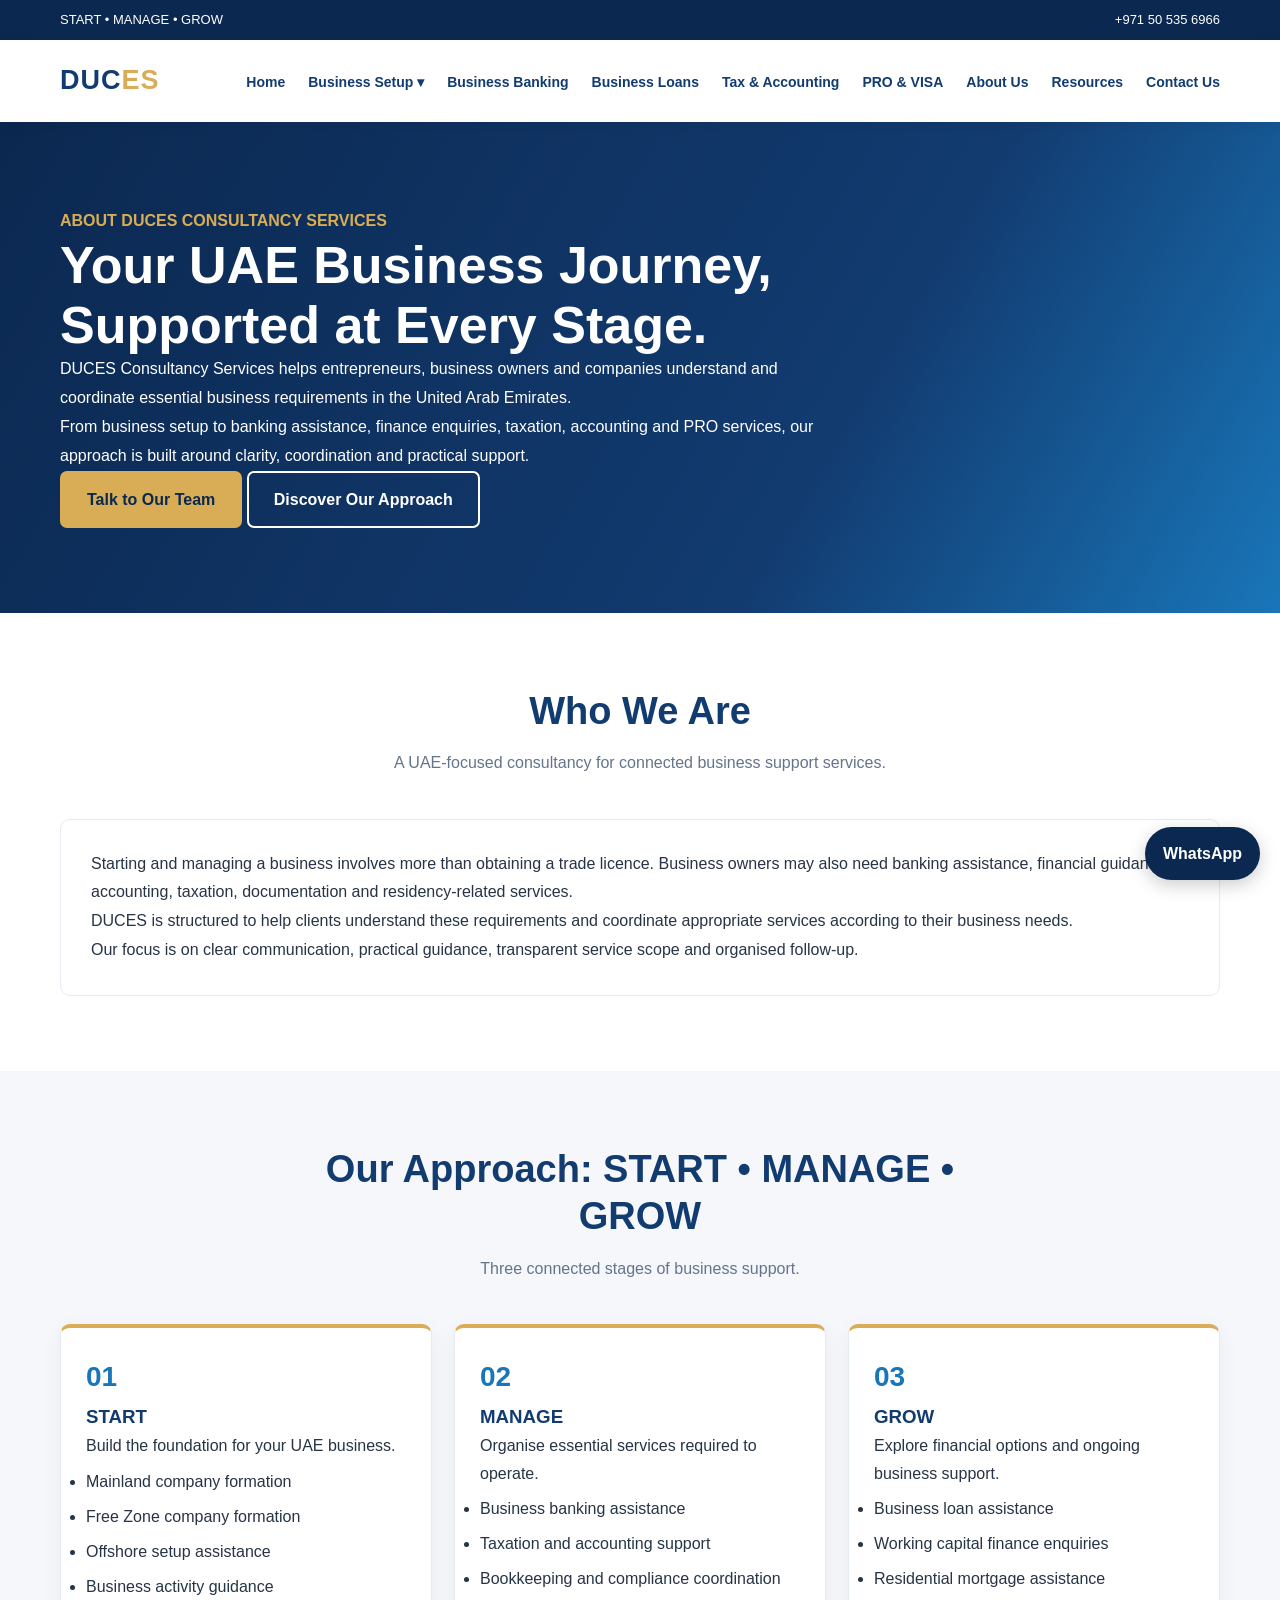
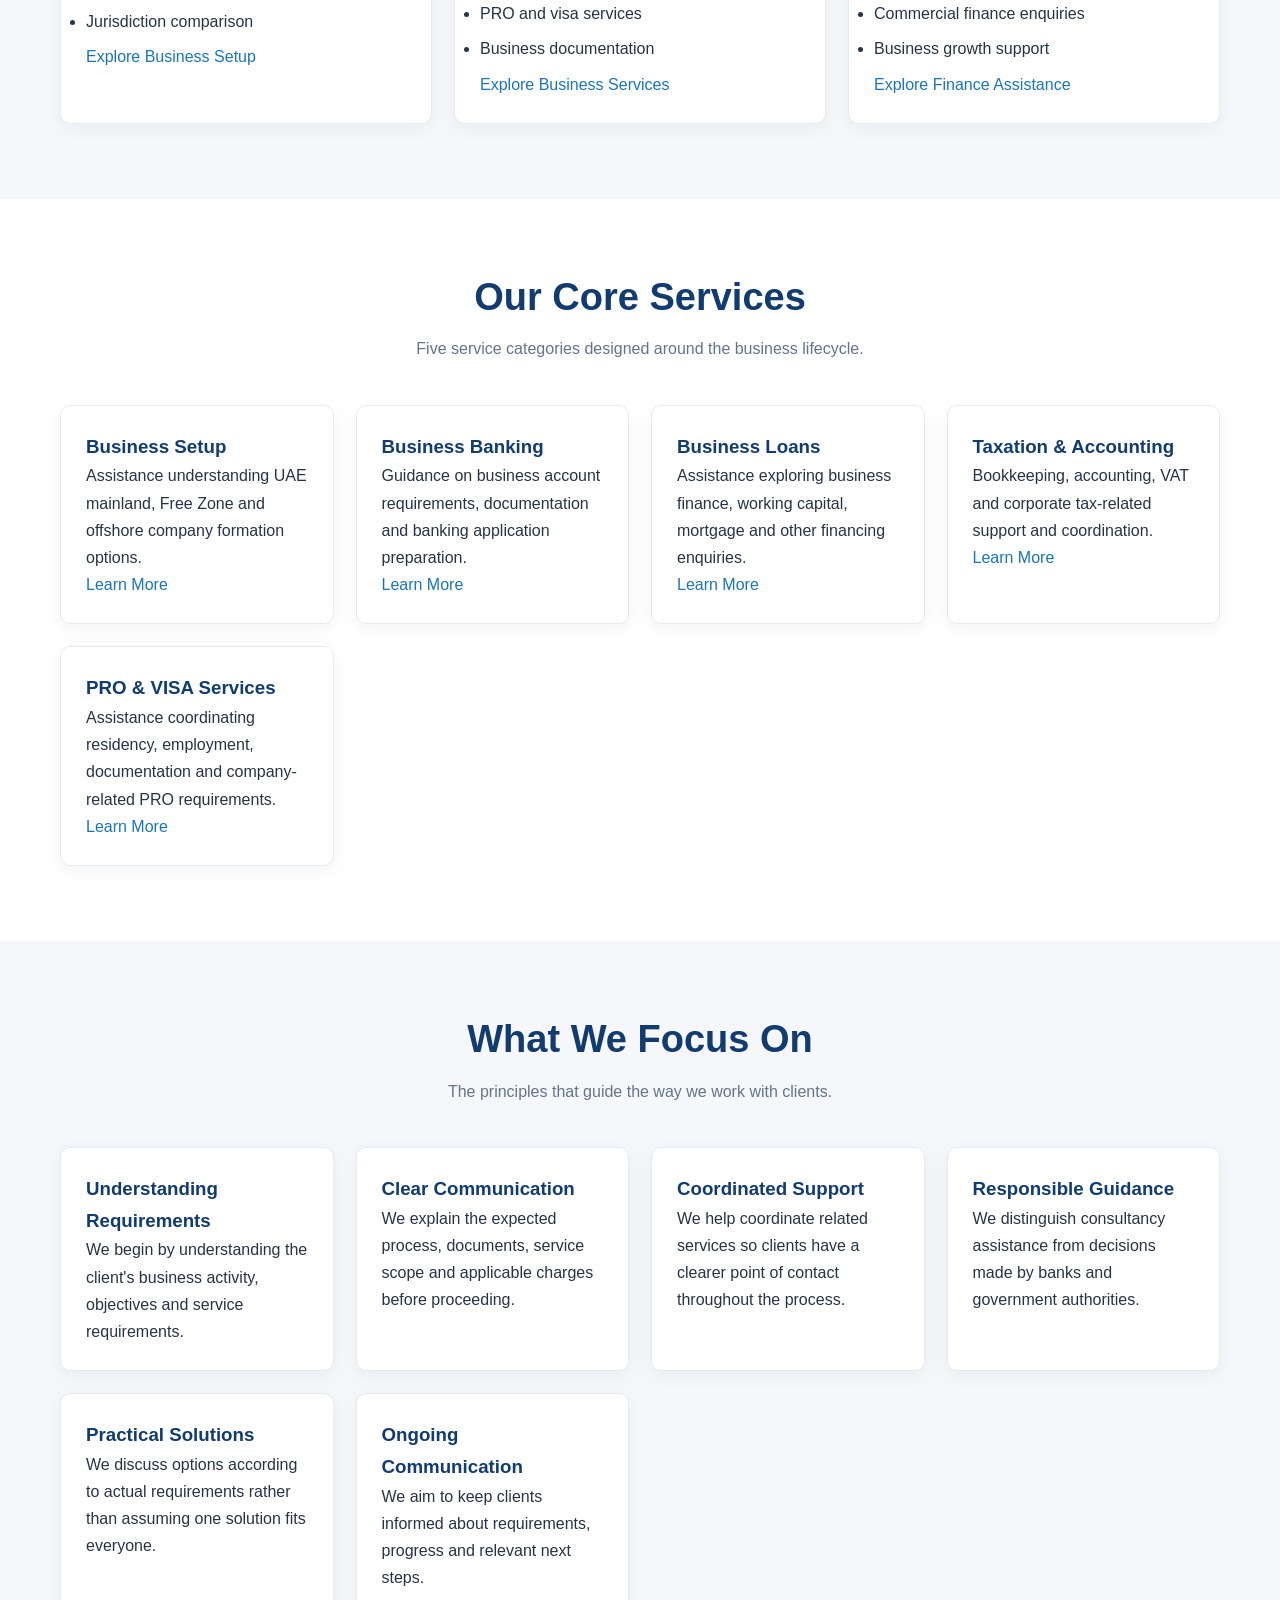
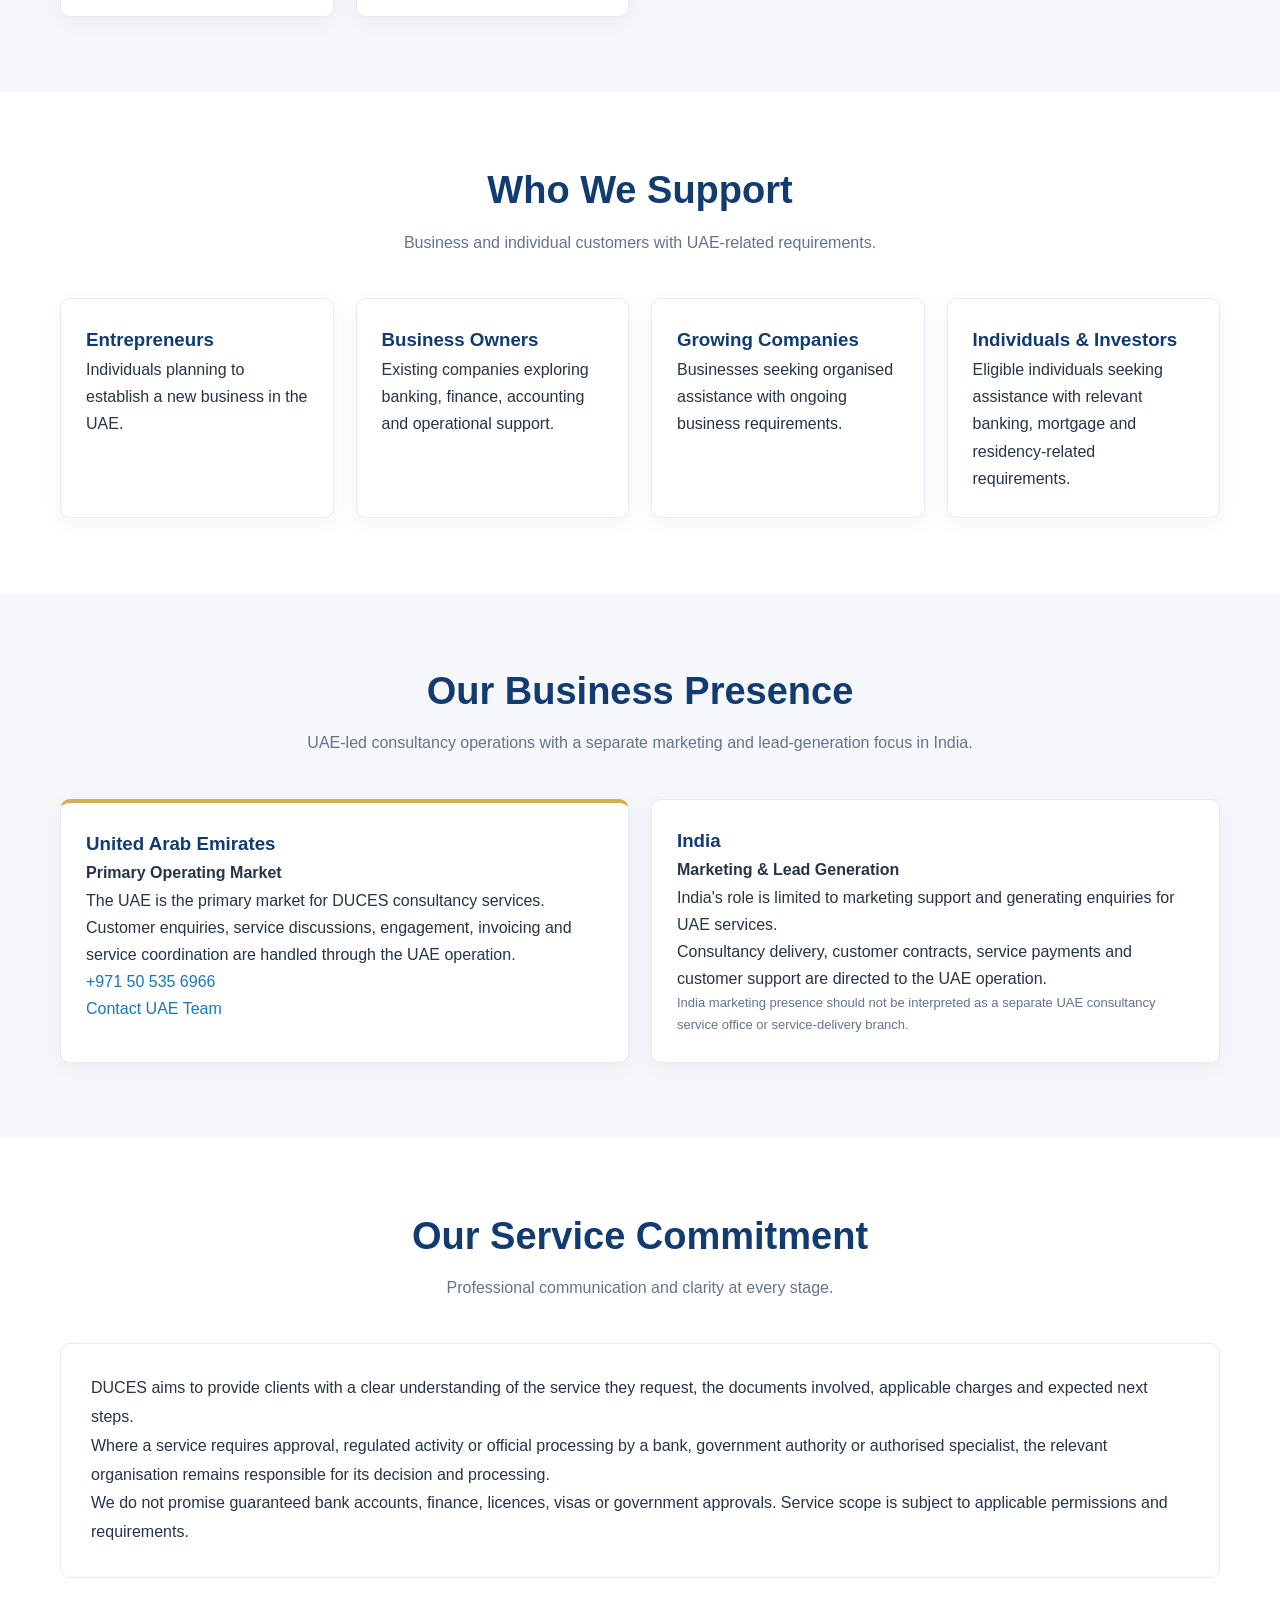
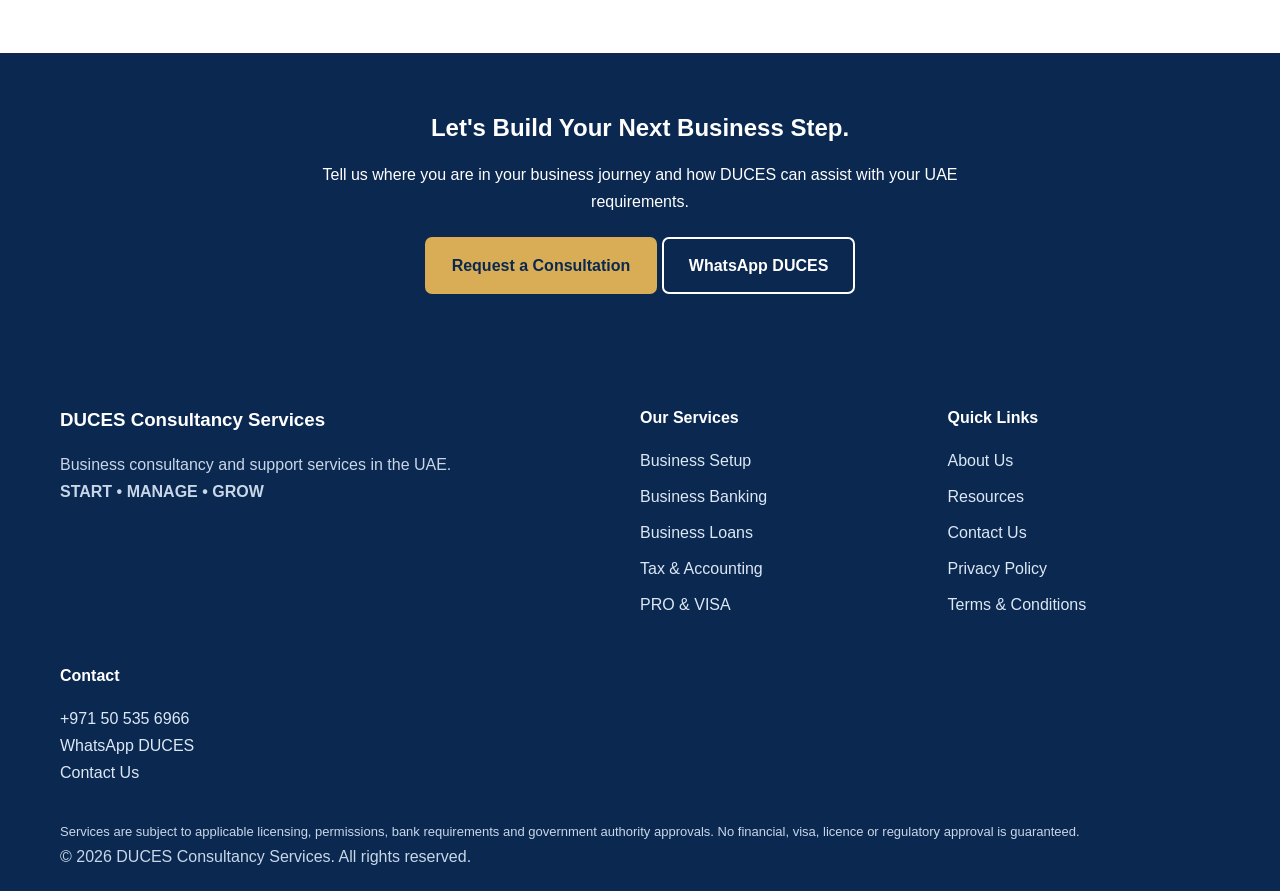
<file: about.html>
<!DOCTYPE html>
<html lang="en">
<head>
<meta charset="UTF-8">
<meta name="viewport" content="width=device-width, initial-scale=1.0">

<title>About DUCES | UAE Business Consultancy Services</title>
<meta name="description" content="Learn about DUCES Consultancy Services, a UAE-focused business consultancy supporting company formation, banking, finance, taxation, accounting and PRO services.">
<meta name="theme-color" content="#123B70">

<link rel="stylesheet" href="css/style.css">
<script src="js/script.js" defer></script>

<style>
.about-hero {
  background:linear-gradient(120deg,#0B2850,#123B70 65%,#1976B9);
  color:#fff;
  padding:85px 0;
}
.about-hero h1 {
  max-width:850px;
  font-size:clamp(32px,5vw,52px);
  line-height:1.15;
}
.about-hero p {
  max-width:760px;
  line-height:1.8;
}
.about-gold {color:#D9AD55;}

.about-grid {
  display:grid;
  grid-template-columns:repeat(auto-fit,minmax(240px,1fr));
  gap:22px;
}
.about-card {
  background:#fff;
  border:1px solid #E5EBF1;
  border-radius:10px;
  padding:25px;
  box-shadow:0 5px 20px rgba(11,40,80,.05);
}
.about-card h3 {color:#123B70;}
.about-card li {margin:8px 0;}
.about-card-accent {border-top:4px solid #D9AD55;}

.about-panel {
  background:#fff;
  border:1px solid #E5EBF1;
  border-radius:10px;
  padding:30px;
  line-height:1.8;
}
.about-number {
  color:#1976B9;
  font-size:28px;
  font-weight:700;
}
.about-presence {
  background:#F7F0E3;
  border-left:4px solid #D9AD55;
  padding:24px;
  border-radius:8px;
  line-height:1.8;
}
.about-note {
  color:#64748B;
  font-size:13px;
  line-height:1.7;
}
.about-cta {
  background:#0B2850;
  color:#fff;
  padding:55px 0;
  text-align:center;
}
.about-cta p {
  max-width:650px;
  margin:12px auto 22px;
  line-height:1.7;
}
@media(max-width:600px) {
  .about-hero {padding:55px 0;}
  .about-panel {padding:20px;}
}
</style>
</head>

<body>

<div class="top-bar">
  <div class="container">
    <span>START • MANAGE • GROW</span>
    <a href="tel:+971505356966">+971 50 535 6966</a>
  </div>
</div>

<header class="site-header">
  <div class="container nav-container">
    <a class="site-logo" href="index.html">DUC<span>ES</span></a>

    <button class="menu-toggle" id="menuToggle"
      aria-label="Open menu" aria-expanded="false">☰</button>

    <nav>
      <ul class="nav-menu" id="navMenu">
        <li><a href="index.html">Home</a></li>

        <li class="dropdown">
          <a href="company-formation.html">Business Setup ▾</a>
          <ul class="dropdown-menu">
            <li><a href="company-formation.html#mainland">Mainland</a></li>
            <li><a href="company-formation.html#freezone">Free Zone</a></li>
            <li><a href="company-formation.html#offshore">Offshore</a></li>
          </ul>
        </li>

        <li><a href="business-banking.html">Business Banking</a></li>
        <li><a href="business-loan.html">Business Loans</a></li>
        <li><a href="taxation-accounting.html">Tax & Accounting</a></li>
        <li><a href="pro-visa-services.html">PRO & VISA</a></li>
        <li><a href="about.html">About Us</a></li>
        <li><a href="resources.html">Resources</a></li>
        <li><a href="contact.html">Contact Us</a></li>
      </ul>
    </nav>
  </div>
</header>

<main>

<!-- HERO -->

<section class="about-hero">
  <div class="container">
    <p class="about-gold"><strong>ABOUT DUCES CONSULTANCY SERVICES</strong></p>

    <h1>Your UAE Business Journey, Supported at Every Stage.</h1>

    <p>
      DUCES Consultancy Services helps entrepreneurs, business owners
      and companies understand and coordinate essential business
      requirements in the United Arab Emirates.
    </p>

    <p>
      From business setup to banking assistance, finance enquiries,
      taxation, accounting and PRO services, our approach is built
      around clarity, coordination and practical support.
    </p>

    <a class="btn btn-primary" href="contact.html">Talk to Our Team</a>
    <a class="btn btn-outline" href="#our-approach">Discover Our Approach</a>
  </div>
</section>

<!-- WHO WE ARE -->

<section class="section">
  <div class="container section-heading">
    <h2>Who We Are</h2>
    <p>A UAE-focused consultancy for connected business support services.</p>
  </div>

  <div class="container">
    <div class="about-panel">
      <p>
        Starting and managing a business involves more than obtaining
        a trade licence. Business owners may also need banking
        assistance, financial guidance, accounting, taxation,
        documentation and residency-related services.
      </p>

      <p>
        DUCES is structured to help clients understand these
        requirements and coordinate appropriate services according
        to their business needs.
      </p>

      <p>
        Our focus is on clear communication, practical guidance,
        transparent service scope and organised follow-up.
      </p>
    </div>
  </div>
</section>

<!-- START MANAGE GROW -->

<section class="section section-light" id="our-approach">
  <div class="container section-heading">
    <h2>Our Approach: START • MANAGE • GROW</h2>
    <p>Three connected stages of business support.</p>
  </div>

  <div class="container about-grid">

    <article class="about-card about-card-accent">
      <div class="about-number">01</div>
      <h3>START</h3>
      <p>Build the foundation for your UAE business.</p>
      <ul>
        <li>Mainland company formation</li>
        <li>Free Zone company formation</li>
        <li>Offshore setup assistance</li>
        <li>Business activity guidance</li>
        <li>Jurisdiction comparison</li>
      </ul>
      <a href="company-formation.html">Explore Business Setup</a>
    </article>

    <article class="about-card about-card-accent">
      <div class="about-number">02</div>
      <h3>MANAGE</h3>
      <p>Organise essential services required to operate.</p>
      <ul>
        <li>Business banking assistance</li>
        <li>Taxation and accounting support</li>
        <li>Bookkeeping and compliance coordination</li>
        <li>PRO and visa services</li>
        <li>Business documentation</li>
      </ul>
      <a href="business-banking.html">Explore Business Services</a>
    </article>

    <article class="about-card about-card-accent">
      <div class="about-number">03</div>
      <h3>GROW</h3>
      <p>Explore financial options and ongoing business support.</p>
      <ul>
        <li>Business loan assistance</li>
        <li>Working capital finance enquiries</li>
        <li>Residential mortgage assistance</li>
        <li>Commercial finance enquiries</li>
        <li>Business growth support</li>
      </ul>
      <a href="business-loan.html">Explore Finance Assistance</a>
    </article>

  </div>
</section>

<!-- OUR SERVICES -->

<section class="section">
  <div class="container section-heading">
    <h2>Our Core Services</h2>
    <p>Five service categories designed around the business lifecycle.</p>
  </div>

  <div class="container about-grid">

    <article class="about-card">
      <h3>Business Setup</h3>
      <p>
        Assistance understanding UAE mainland, Free Zone and
        offshore company formation options.
      </p>
      <a href="company-formation.html">Learn More</a>
    </article>

    <article class="about-card">
      <h3>Business Banking</h3>
      <p>
        Guidance on business account requirements, documentation
        and banking application preparation.
      </p>
      <a href="business-banking.html">Learn More</a>
    </article>

    <article class="about-card">
      <h3>Business Loans</h3>
      <p>
        Assistance exploring business finance, working capital,
        mortgage and other financing enquiries.
      </p>
      <a href="business-loan.html">Learn More</a>
    </article>

    <article class="about-card">
      <h3>Taxation & Accounting</h3>
      <p>
        Bookkeeping, accounting, VAT and corporate tax-related
        support and coordination.
      </p>
      <a href="taxation-accounting.html">Learn More</a>
    </article>

    <article class="about-card">
      <h3>PRO & VISA Services</h3>
      <p>
        Assistance coordinating residency, employment,
        documentation and company-related PRO requirements.
      </p>
      <a href="pro-visa-services.html">Learn More</a>
    </article>

  </div>
</section>

<!-- PRINCIPLES -->

<section class="section section-light">
  <div class="container section-heading">
    <h2>What We Focus On</h2>
    <p>The principles that guide the way we work with clients.</p>
  </div>

  <div class="container about-grid">

    <article class="about-card">
      <h3>Understanding Requirements</h3>
      <p>We begin by understanding the client's business activity, objectives and service requirements.</p>
    </article>

    <article class="about-card">
      <h3>Clear Communication</h3>
      <p>We explain the expected process, documents, service scope and applicable charges before proceeding.</p>
    </article>

    <article class="about-card">
      <h3>Coordinated Support</h3>
      <p>We help coordinate related services so clients have a clearer point of contact throughout the process.</p>
    </article>

    <article class="about-card">
      <h3>Responsible Guidance</h3>
      <p>We distinguish consultancy assistance from decisions made by banks and government authorities.</p>
    </article>

    <article class="about-card">
      <h3>Practical Solutions</h3>
      <p>We discuss options according to actual requirements rather than assuming one solution fits everyone.</p>
    </article>

    <article class="about-card">
      <h3>Ongoing Communication</h3>
      <p>We aim to keep clients informed about requirements, progress and relevant next steps.</p>
    </article>

  </div>
</section>

<!-- WHO WE SUPPORT -->

<section class="section">
  <div class="container section-heading">
    <h2>Who We Support</h2>
    <p>Business and individual customers with UAE-related requirements.</p>
  </div>

  <div class="container about-grid">

    <article class="about-card">
      <h3>Entrepreneurs</h3>
      <p>Individuals planning to establish a new business in the UAE.</p>
    </article>

    <article class="about-card">
      <h3>Business Owners</h3>
      <p>Existing companies exploring banking, finance, accounting and operational support.</p>
    </article>

    <article class="about-card">
      <h3>Growing Companies</h3>
      <p>Businesses seeking organised assistance with ongoing business requirements.</p>
    </article>

    <article class="about-card">
      <h3>Individuals & Investors</h3>
      <p>Eligible individuals seeking assistance with relevant banking, mortgage and residency-related requirements.</p>
    </article>

  </div>
</section>

<!-- UAE OPERATIONS AND INDIA MARKETING -->

<section class="section section-light">
  <div class="container section-heading">
    <h2>Our Business Presence</h2>
    <p>UAE-led consultancy operations with a separate marketing and lead-generation focus in India.</p>
  </div>

  <div class="container about-grid">

    <article class="about-card about-card-accent">
      <h3>United Arab Emirates</h3>
      <p><strong>Primary Operating Market</strong></p>
      <p>
        The UAE is the primary market for DUCES consultancy
        services. Customer enquiries, service discussions,
        engagement, invoicing and service coordination are
        handled through the UAE operation.
      </p>
      <p>
        <a href="tel:+971505356966">+971 50 535 6966</a>
      </p>
      <a href="contact.html">Contact UAE Team</a>
    </article>

    <article class="about-card">
      <h3>India</h3>
      <p><strong>Marketing & Lead Generation</strong></p>
      <p>
        India's role is limited to marketing support and
        generating enquiries for UAE services.
      </p>
      <p>
        Consultancy delivery, customer contracts, service
        payments and customer support are directed to the
        UAE operation.
      </p>
      <p class="about-note">
        India marketing presence should not be interpreted
        as a separate UAE consultancy service office or
        service-delivery branch.
      </p>
    </article>

  </div>
</section>

<!-- SERVICE COMMITMENT -->

<section class="section">
  <div class="container section-heading">
    <h2>Our Service Commitment</h2>
    <p>Professional communication and clarity at every stage.</p>
  </div>

  <div class="container">
    <div class="about-panel">
      <p>
        DUCES aims to provide clients with a clear understanding
        of the service they request, the documents involved,
        applicable charges and expected next steps.
      </p>

      <p>
        Where a service requires approval, regulated activity
        or official processing by a bank, government authority
        or authorised specialist, the relevant organisation
        remains responsible for its decision and processing.
      </p>

      <p>
        We do not promise guaranteed bank accounts, finance,
        licences, visas or government approvals. Service scope
        is subject to applicable permissions and requirements.
      </p>
    </div>
  </div>
</section>

<!-- CTA -->

<section class="about-cta">
  <div class="container">
    <h2>Let's Build Your Next Business Step.</h2>
    <p>
      Tell us where you are in your business journey and
      how DUCES can assist with your UAE requirements.
    </p>

    <a class="btn btn-primary" href="contact.html">Request a Consultation</a>

    <a class="btn btn-outline"
      href="https://wa.me/971505356966"
      target="_blank" rel="noopener">WhatsApp DUCES</a>
  </div>
</section>

</main>

<footer class="site-footer">
  <div class="container footer-grid">

    <div>
      <h3>DUCES Consultancy Services</h3>
      <p>Business consultancy and support services in the UAE.</p>
      <p><strong>START • MANAGE • GROW</strong></p>
    </div>

    <div>
      <h4>Our Services</h4>
      <ul>
        <li><a href="company-formation.html">Business Setup</a></li>
        <li><a href="business-banking.html">Business Banking</a></li>
        <li><a href="business-loan.html">Business Loans</a></li>
        <li><a href="taxation-accounting.html">Tax & Accounting</a></li>
        <li><a href="pro-visa-services.html">PRO & VISA</a></li>
      </ul>
    </div>

    <div>
      <h4>Quick Links</h4>
      <ul>
        <li><a href="about.html">About Us</a></li>
        <li><a href="resources.html">Resources</a></li>
        <li><a href="contact.html">Contact Us</a></li>
        <li><a href="privacy-policy.html">Privacy Policy</a></li>
        <li><a href="terms-and-conditions.html">Terms & Conditions</a></li>
      </ul>
    </div>

    <div>
      <h4>Contact</h4>
      <p><a href="tel:+971505356966">+971 50 535 6966</a></p>
      <p><a href="https://wa.me/971505356966" target="_blank" rel="noopener">WhatsApp DUCES</a></p>
      <p><a href="contact.html">Contact Us</a></p>
    </div>

  </div>

  <div class="container">
    <p class="about-note">
      Services are subject to applicable licensing, permissions,
      bank requirements and government authority approvals.
      No financial, visa, licence or regulatory approval is guaranteed.
    </p>
    <p>© <span data-current-year>2026</span> DUCES Consultancy Services. All rights reserved.</p>
  </div>
</footer>

<a class="whatsapp-float"
  href="https://wa.me/971505356966"
  target="_blank" rel="noopener">WhatsApp</a>

</body>
</html>
</file>
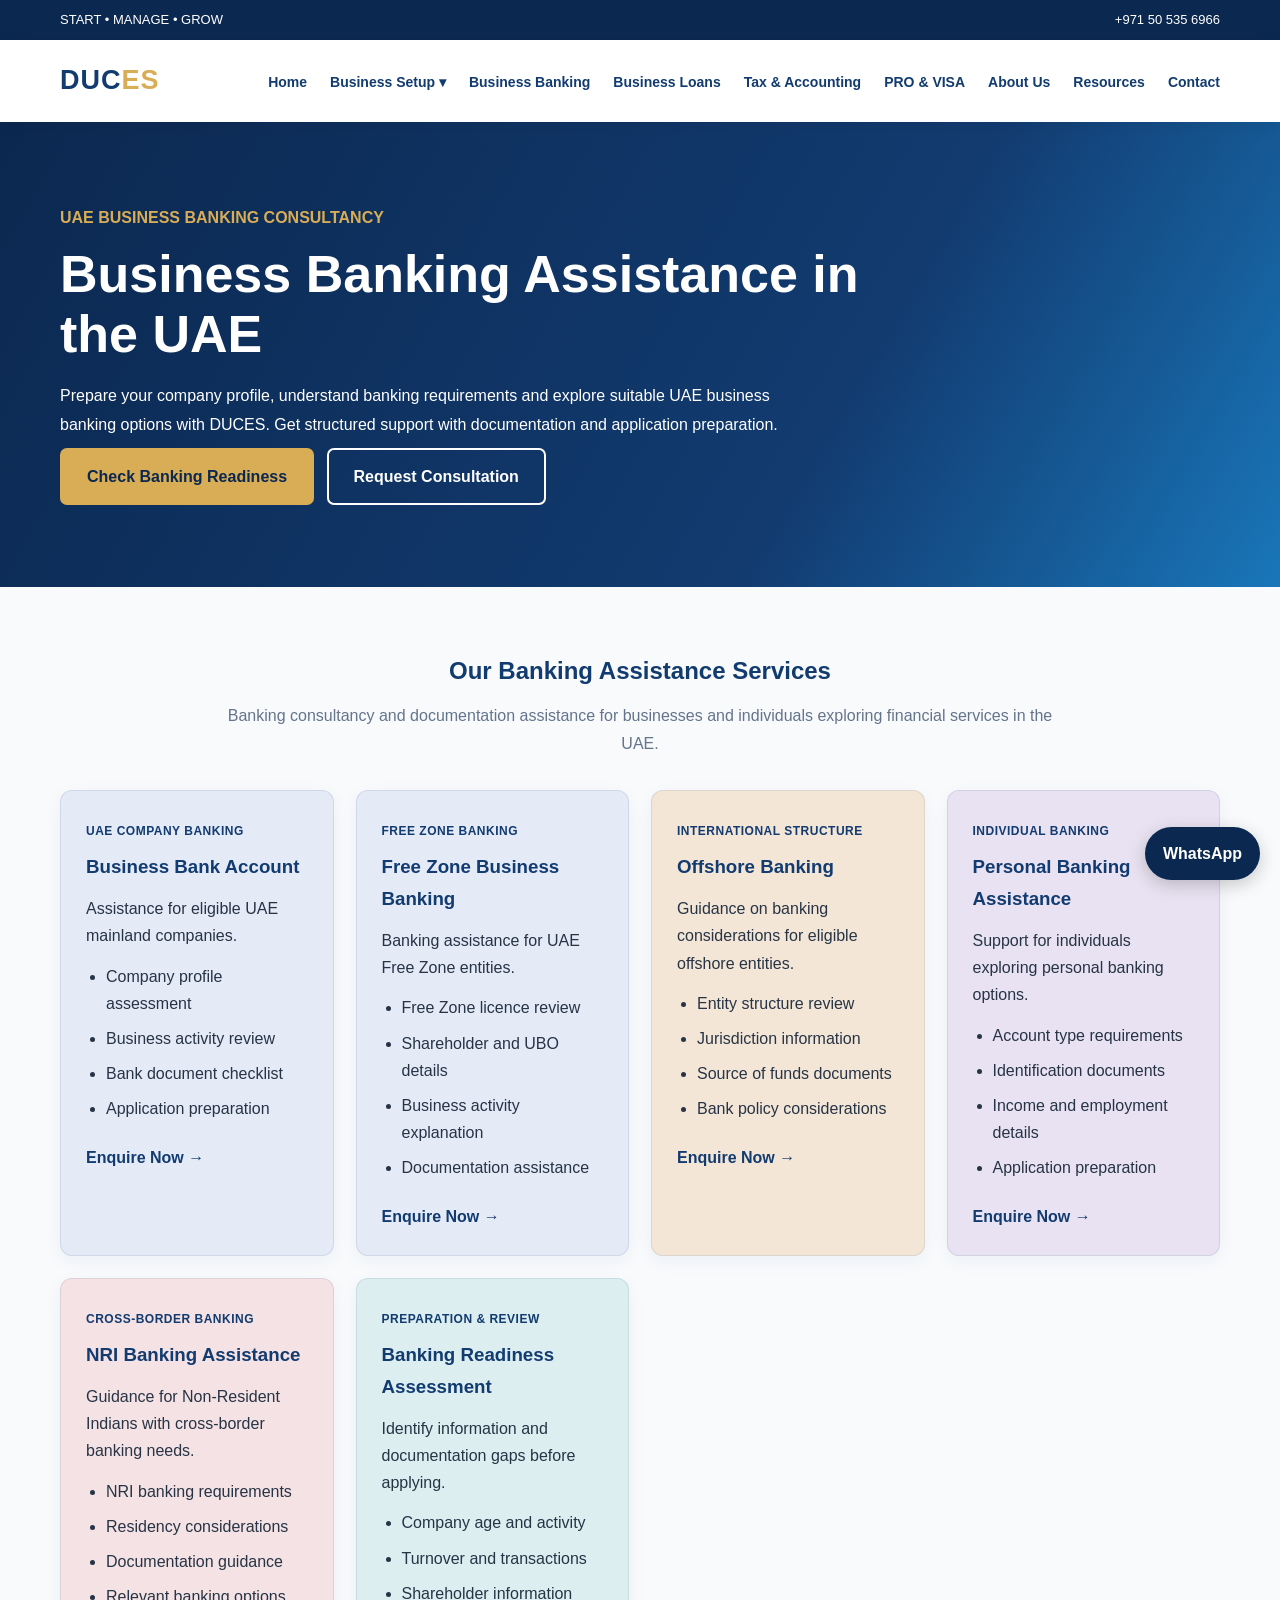
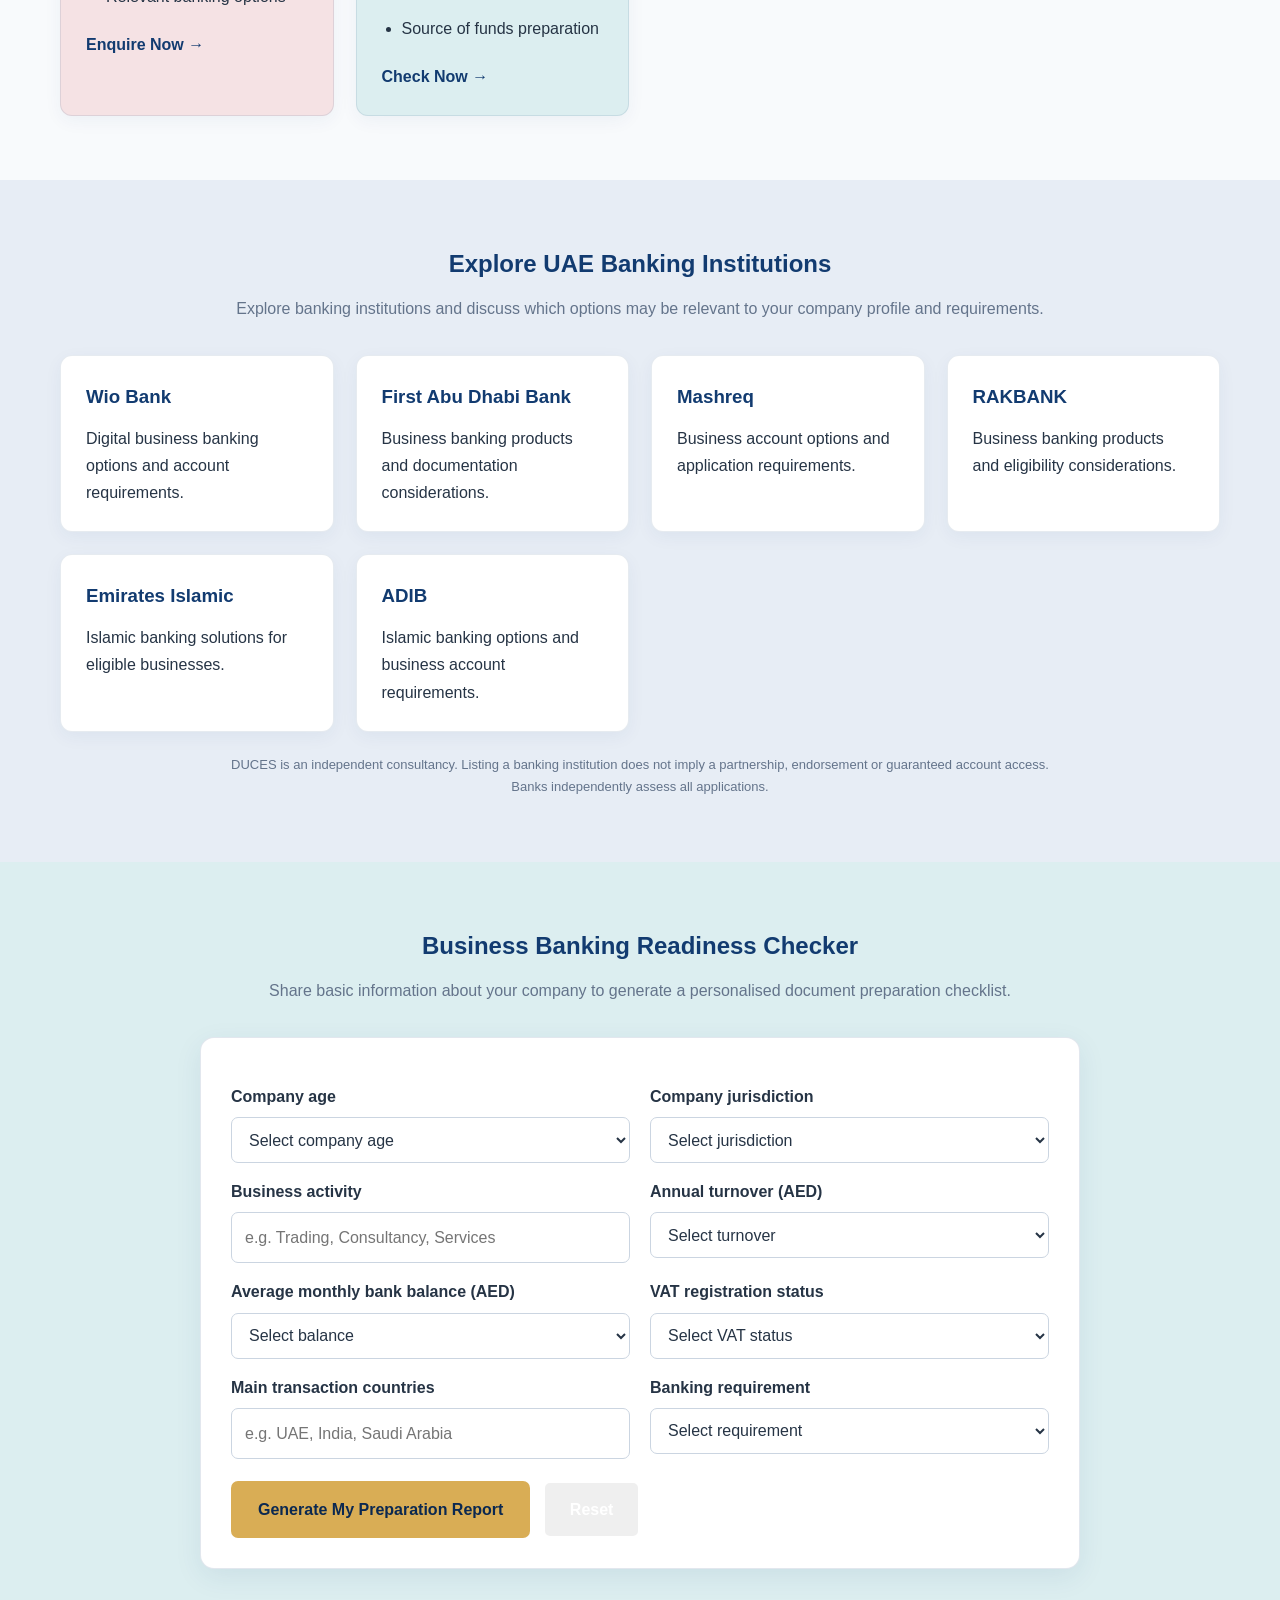
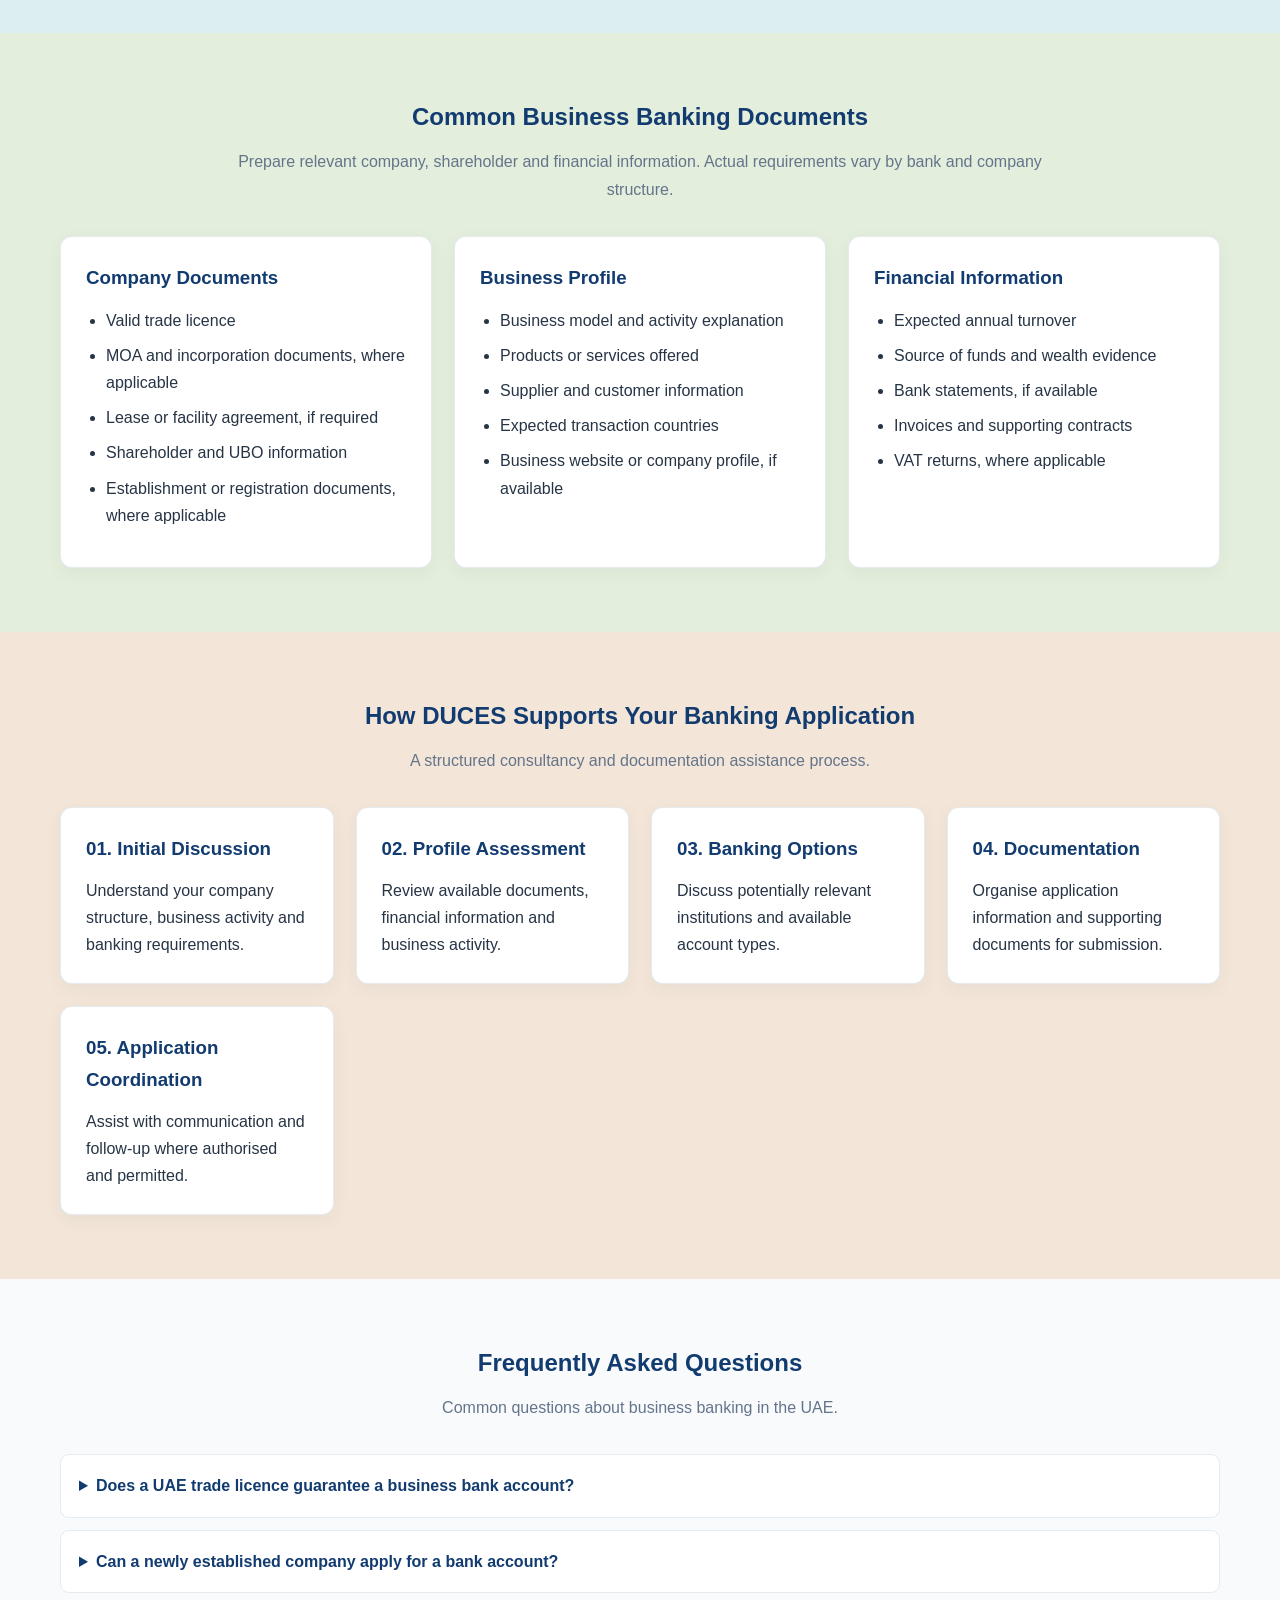
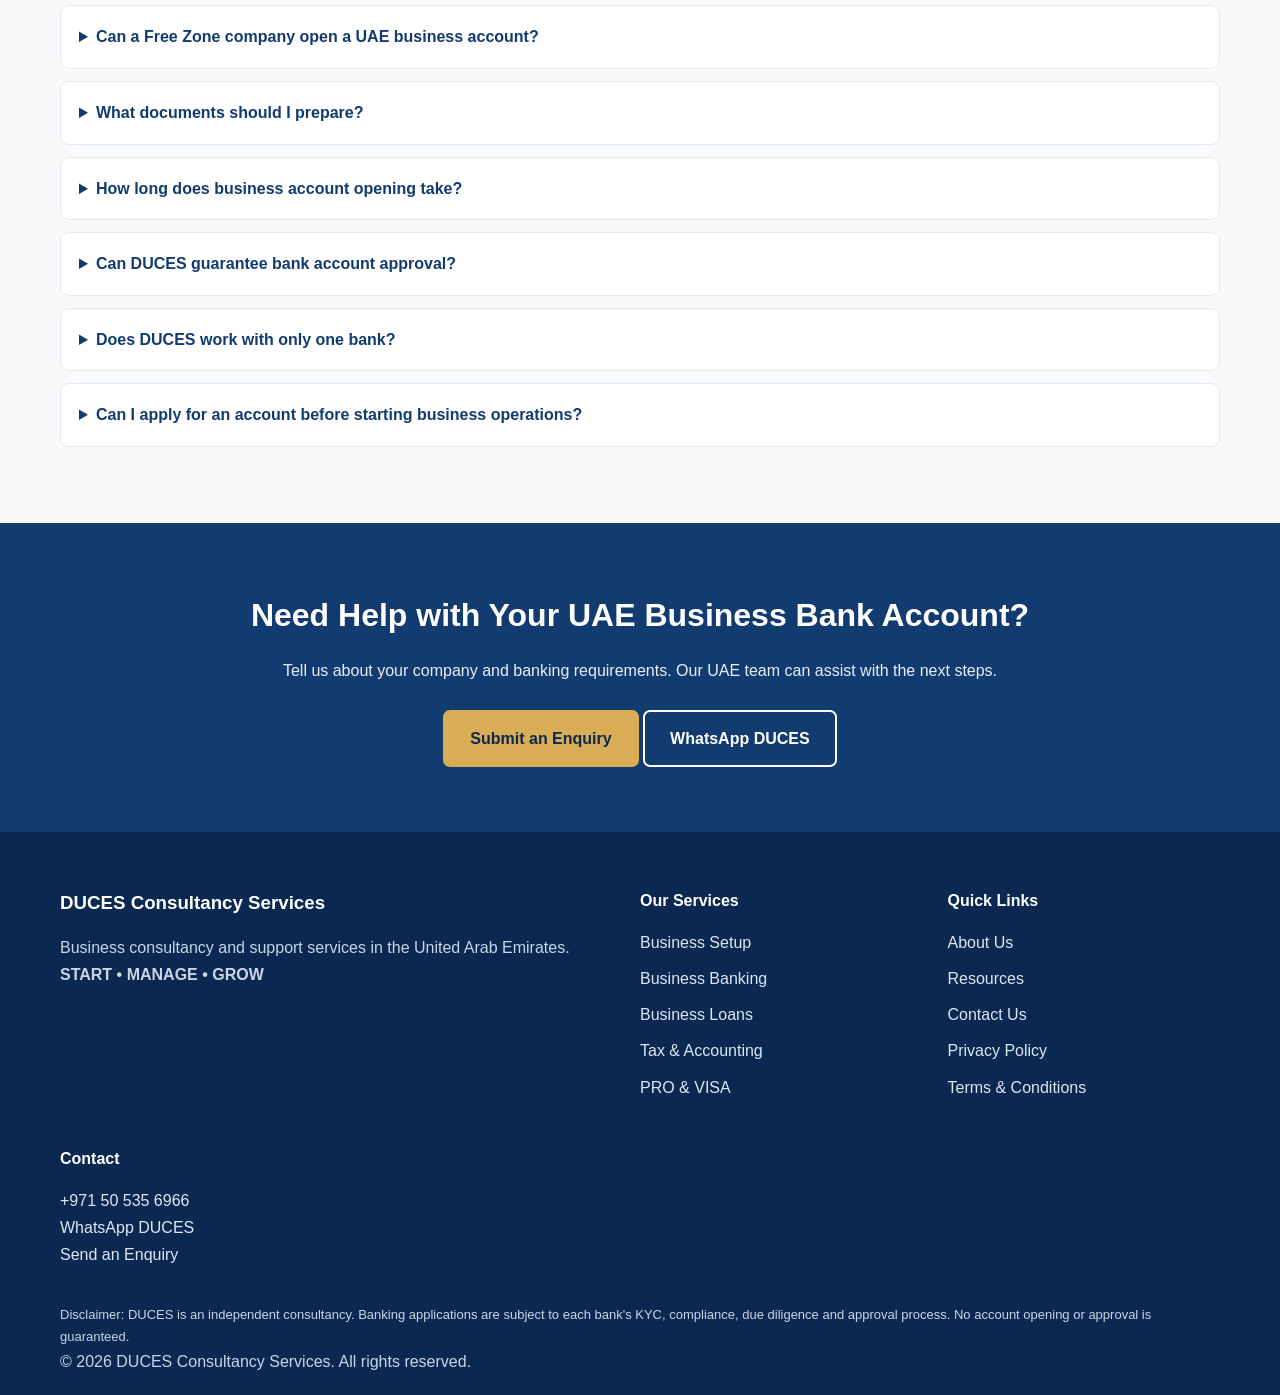
<file: business-banking.html>
<!DOCTYPE html>
<html lang="en">
<head>
<meta charset="UTF-8">
<meta name="viewport" content="width=device-width, initial-scale=1">

<title>UAE Business Banking Assistance | DUCES Consultancy Services</title>
<meta name="description" content="Explore UAE business banking options, prepare company documents and review banking requirements with DUCES Consultancy Services.">
<meta name="theme-color" content="#123B70">

<link rel="stylesheet" href="css/style.css">
<script src="js/script.js" defer></script>

<style>
:root {
  --royal:#123B70;
  --navy:#0B2850;
  --ocean:#1976B9;
  --gold:#D9AD55;
  --charcoal:#263445;
  --grey:#64748B;
  --white:#FFFFFF;
  --cloud:#F8FAFC;
  --mist:#EDF2F7;
  --border:#E5EBF1;

  /* Business Banking service palette */
  --account:#E5EAF7;
  --offshore:#F4E6D7;
  --personal:#E9E2F2;
  --nri:#F5E2E4;
  --readiness:#DCEEF0;

  /* Supporting information palette */
  --eligibility:#FFF1C9;
  --documents:#E4EEDC;
  --process:#F3E6D8;
  --important:#E7EDF5;
}

.banking-hero {
  background:linear-gradient(120deg,var(--navy),var(--royal) 65%,var(--ocean));
  color:var(--white);
  padding:82px 0;
}
.banking-hero h1 {
  max-width:820px;
  font-size:clamp(32px,5vw,52px);
  line-height:1.15;
  margin:12px 0 18px;
}
.banking-hero p {
  max-width:740px;
  line-height:1.8;
}
.banking-hero .text-gold {color:var(--gold);}
.banking-hero .btn {margin:8px 8px 0 0;}

.banking-section {
  padding:64px 0;
}
.banking-heading {
  max-width:850px;
  text-align:center;
  margin:0 auto 32px;
}
.banking-heading h2 {
  color:var(--royal);
  margin-bottom:10px;
}
.banking-heading p {
  color:var(--grey);
  line-height:1.75;
}

.banking-services {background:var(--cloud);}
.banking-institutions {background:var(--important);}
.banking-readiness-section {background:var(--readiness);}
.banking-documents {background:var(--documents);}
.banking-process-section {background:var(--process);}
.banking-faq-section {background:var(--cloud);}

.banking-grid {
  display:grid;
  grid-template-columns:repeat(auto-fit,minmax(245px,1fr));
  gap:22px;
}
.banking-card {
  padding:25px;
  border:1px solid rgba(18,59,112,.10);
  border-radius:12px;
  height:100%;
  transition:transform .25s ease,box-shadow .25s ease;
  box-shadow:0 5px 18px rgba(18,59,112,.05);
}
.banking-card:hover {
  transform:translateY(-4px);
  border-color:var(--gold);
  box-shadow:0 12px 28px rgba(18,59,112,.10);
}
.banking-card h3 {
  color:var(--royal);
  margin:0 0 12px;
}
.banking-card p,
.banking-card li {
  color:var(--charcoal);
  line-height:1.7;
}
.banking-card ul {
  padding-left:20px;
  margin:13px 0;
}
.banking-card li {margin:8px 0;}
.banking-card a {
  display:inline-block;
  color:var(--royal);
  font-weight:700;
  text-decoration:none;
  margin-top:8px;
}
.banking-card a:hover {color:var(--ocean);}

.banking-account {background:var(--account);}
.banking-offshore {background:var(--offshore);}
.banking-personal {background:var(--personal);}
.banking-nri {background:var(--nri);}
.banking-readiness-card {background:var(--readiness);}
.banking-institution-card {background:var(--white);}

.banking-label {
  display:inline-block;
  margin-bottom:10px;
  font-size:12px;
  font-weight:700;
  letter-spacing:.5px;
  text-transform:uppercase;
  color:var(--royal);
}

.banking-note {
  padding:19px 22px;
  margin-top:24px;
  border-left:4px solid var(--gold);
  border-radius:8px;
  background:var(--important);
  color:var(--charcoal);
  line-height:1.75;
}
.banking-note strong {color:var(--royal);}

.banking-section-note {
  max-width:850px;
  margin:22px auto 0;
  text-align:center;
  color:var(--grey);
  font-size:13px;
  line-height:1.7;
}

/* READINESS CHECKER */
.banking-checker {
  max-width:880px;
  margin:auto;
  padding:30px;
  background:var(--white);
  border:1px solid rgba(18,59,112,.12);
  border-radius:14px;
  box-shadow:0 8px 28px rgba(18,59,112,.08);
}
.banking-form-grid {
  display:grid;
  grid-template-columns:repeat(2,minmax(0,1fr));
  gap:0 20px;
}
.banking-checker label {
  display:block;
  font-weight:600;
  color:var(--charcoal);
  margin:15px 0 7px;
}
.banking-checker input,
.banking-checker select {
  width:100%;
  min-height:46px;
  padding:11px 13px;
  border:1px solid #CBD5E1;
  border-radius:7px;
  background:var(--white);
  color:var(--charcoal);
  font:inherit;
}
.banking-checker input:focus,
.banking-checker select:focus {
  outline:2px solid var(--gold);
  outline-offset:2px;
  border-color:var(--royal);
}
.banking-checker button {
  margin-top:22px;
  margin-right:8px;
  cursor:pointer;
}

.banking-result {
  margin-top:28px;
  padding:24px;
  background:var(--eligibility);
  border:1px solid #E7D79A;
  border-radius:10px;
}
.banking-result[hidden] {display:none;}
.banking-result h3,
.banking-result h4 {
  color:var(--navy);
  margin-bottom:12px;
}
.banking-result li {
  margin:9px 0;
  line-height:1.65;
  color:var(--charcoal);
}
.banking-summary {
  padding:16px;
  margin:16px 0;
  background:var(--white);
  border-radius:8px;
  line-height:1.8;
}
.banking-summary p {margin:5px 0;}
.banking-result-note {
  font-size:13px;
  color:var(--grey);
  line-height:1.7;
  margin-top:18px;
}

/* FAQ */
.banking-faq details {
  padding:18px;
  margin:12px 0;
  border:1px solid var(--border);
  border-radius:9px;
  background:var(--white);
}
.banking-faq summary {
  font-weight:700;
  color:var(--royal);
  cursor:pointer;
  line-height:1.6;
}
.banking-faq details p {
  margin-top:12px;
  line-height:1.75;
  color:var(--charcoal);
}

@media(max-width:650px) {
  .banking-hero {padding:55px 0;}
  .banking-section {padding:48px 0;}
  .banking-checker {padding:18px;}
  .banking-card {padding:20px;}
  .banking-form-grid {grid-template-columns:1fr;}
  .banking-checker button {
    width:100%;
    margin-right:0;
  }
  .banking-hero .btn {
    display:block;
    text-align:center;
    margin:10px 0;
  }
}
</style>
</head>

<body>

<div class="top-bar">
  <div class="container">
    <span>START • MANAGE • GROW</span>
    <a href="tel:+971505356966">+971 50 535 6966</a>
  </div>
</div>

<header class="site-header">
  <div class="container nav-container">
    <a class="site-logo" href="index.html">DUC<span>ES</span></a>

    <button class="menu-toggle" id="menuToggle"
      aria-label="Open menu" aria-expanded="false">☰</button>

    <nav>
      <ul class="nav-menu" id="navMenu">
        <li><a href="index.html">Home</a></li>

        <li class="dropdown">
          <a href="company-formation.html">Business Setup ▾</a>
          <ul class="dropdown-menu">
            <li><a href="company-formation.html#mainland">Mainland</a></li>
            <li><a href="company-formation.html#free-zone">Free Zone</a></li>
            <li><a href="company-formation.html#offshore">Offshore</a></li>
            <li><a href="company-formation.html#compare-options">Jurisdiction Comparison</a></li>
          </ul>
        </li>

        <li><a href="business-banking.html">Business Banking</a></li>
        <li><a href="business-loan.html">Business Loans</a></li>
        <li><a href="taxation-accounting.html">Tax & Accounting</a></li>
        <li><a href="pro-visa-services.html">PRO & VISA</a></li>
        <li><a href="about.html">About Us</a></li>
        <li><a href="resources.html">Resources</a></li>
        <li><a href="contact.html">Contact</a></li>
      </ul>
    </nav>
  </div>
</header>

<main>

<!-- HERO -->
<section class="banking-hero">
  <div class="container">
    <p class="text-gold"><strong>UAE BUSINESS BANKING CONSULTANCY</strong></p>

    <h1>Business Banking Assistance in the UAE</h1>

    <p>
      Prepare your company profile, understand banking requirements
      and explore suitable UAE business banking options with DUCES.
      Get structured support with documentation and application preparation.
    </p>

    <a class="btn btn-primary" href="#banking-checker">
      Check Banking Readiness
    </a>

    <a class="btn btn-outline" href="contact.html">
      Request Consultation
    </a>
  </div>
</section>

<!-- BANKING SERVICES -->
<section class="banking-section banking-services" id="banking-options">
  <div class="container banking-heading">
    <h2>Our Banking Assistance Services</h2>
    <p>
      Banking consultancy and documentation assistance for businesses
      and individuals exploring financial services in the UAE.
    </p>
  </div>

  <div class="container banking-grid">

    <article class="banking-card banking-account">
      <span class="banking-label">UAE Company Banking</span>
      <h3>Business Bank Account</h3>
      <p>Assistance for eligible UAE mainland companies.</p>
      <ul>
        <li>Company profile assessment</li>
        <li>Business activity review</li>
        <li>Bank document checklist</li>
        <li>Application preparation</li>
      </ul>
      <a href="contact.html">Enquire Now →</a>
    </article>

    <article class="banking-card banking-account">
      <span class="banking-label">Free Zone Banking</span>
      <h3>Free Zone Business Banking</h3>
      <p>Banking assistance for UAE Free Zone entities.</p>
      <ul>
        <li>Free Zone licence review</li>
        <li>Shareholder and UBO details</li>
        <li>Business activity explanation</li>
        <li>Documentation assistance</li>
      </ul>
      <a href="contact.html">Enquire Now →</a>
    </article>

    <article class="banking-card banking-offshore">
      <span class="banking-label">International Structure</span>
      <h3>Offshore Banking</h3>
      <p>Guidance on banking considerations for eligible offshore entities.</p>
      <ul>
        <li>Entity structure review</li>
        <li>Jurisdiction information</li>
        <li>Source of funds documents</li>
        <li>Bank policy considerations</li>
      </ul>
      <a href="contact.html">Enquire Now →</a>
    </article>

    <article class="banking-card banking-personal">
      <span class="banking-label">Individual Banking</span>
      <h3>Personal Banking Assistance</h3>
      <p>Support for individuals exploring personal banking options.</p>
      <ul>
        <li>Account type requirements</li>
        <li>Identification documents</li>
        <li>Income and employment details</li>
        <li>Application preparation</li>
      </ul>
      <a href="contact.html">Enquire Now →</a>
    </article>

    <article class="banking-card banking-nri">
      <span class="banking-label">Cross-Border Banking</span>
      <h3>NRI Banking Assistance</h3>
      <p>Guidance for Non-Resident Indians with cross-border banking needs.</p>
      <ul>
        <li>NRI banking requirements</li>
        <li>Residency considerations</li>
        <li>Documentation guidance</li>
        <li>Relevant banking options</li>
      </ul>
      <a href="contact.html">Enquire Now →</a>
    </article>

    <article class="banking-card banking-readiness-card">
      <span class="banking-label">Preparation & Review</span>
      <h3>Banking Readiness Assessment</h3>
      <p>Identify information and documentation gaps before applying.</p>
      <ul>
        <li>Company age and activity</li>
        <li>Turnover and transactions</li>
        <li>Shareholder information</li>
        <li>Source of funds preparation</li>
      </ul>
      <a href="#banking-checker">Check Now →</a>
    </article>

  </div>
</section>

<!-- BANKING INSTITUTIONS -->
<section class="banking-section banking-institutions">
  <div class="container banking-heading">
    <h2>Explore UAE Banking Institutions</h2>
    <p>
      Explore banking institutions and discuss which options may be
      relevant to your company profile and requirements.
    </p>
  </div>

  <div class="container banking-grid">

    <article class="banking-card banking-institution-card">
      <h3>Wio Bank</h3>
      <p>Digital business banking options and account requirements.</p>
    </article>

    <article class="banking-card banking-institution-card">
      <h3>First Abu Dhabi Bank</h3>
      <p>Business banking products and documentation considerations.</p>
    </article>

    <article class="banking-card banking-institution-card">
      <h3>Mashreq</h3>
      <p>Business account options and application requirements.</p>
    </article>

    <article class="banking-card banking-institution-card">
      <h3>RAKBANK</h3>
      <p>Business banking products and eligibility considerations.</p>
    </article>

    <article class="banking-card banking-institution-card">
      <h3>Emirates Islamic</h3>
      <p>Islamic banking solutions for eligible businesses.</p>
    </article>

    <article class="banking-card banking-institution-card">
      <h3>ADIB</h3>
      <p>Islamic banking options and business account requirements.</p>
    </article>

  </div>

  <div class="container">
    <p class="banking-section-note">
      DUCES is an independent consultancy. Listing a banking institution
      does not imply a partnership, endorsement or guaranteed account
      access. Banks independently assess all applications.
    </p>
  </div>
</section>

<!-- BANKING READINESS CHECKER -->
<section class="banking-section banking-readiness-section" id="banking-checker">

  <div class="container banking-heading">
    <h2>Business Banking Readiness Checker</h2>
    <p>
      Share basic information about your company to generate a
      personalised document preparation checklist.
    </p>
  </div>

  <div class="container">
    <div class="banking-checker">

      <form id="bankingReadinessForm">

        <div class="banking-form-grid">

          <div>
            <label for="companyAge">Company age</label>
            <select id="companyAge" required>
              <option value="">Select company age</option>
              <option value="New / Not yet established">New / Not yet established</option>
              <option value="Less than 1 year">Less than 1 year</option>
              <option value="1–2 years">1–2 years</option>
              <option value="More than 2 years">More than 2 years</option>
            </select>
          </div>

          <div>
            <label for="jurisdiction">Company jurisdiction</label>
            <select id="jurisdiction" required>
              <option value="">Select jurisdiction</option>
              <option>Mainland</option>
              <option>Dubai Free Zone</option>
              <option>Sharjah Free Zone</option>
              <option>Other UAE Free Zone</option>
              <option>Offshore</option>
            </select>
          </div>

          <div>
            <label for="activity">Business activity</label>
            <input id="activity" type="text"
              placeholder="e.g. Trading, Consultancy, Services" required>
          </div>

          <div>
            <label for="turnover">Annual turnover (AED)</label>
            <select id="turnover" required>
              <option value="">Select turnover</option>
              <option value="No turnover yet">No turnover yet</option>
              <option>Below AED 250,000</option>
              <option>AED 250,000–500,000</option>
              <option>AED 500,000–1 million</option>
              <option>Above AED 1 million</option>
            </select>
          </div>

          <div>
            <label for="balance">Average monthly bank balance (AED)</label>
            <select id="balance" required>
              <option value="">Select balance</option>
              <option>Below AED 5,000</option>
              <option>AED 5,000–10,000</option>
              <option>AED 10,000–25,000</option>
              <option>Above AED 25,000</option>
              <option value="No business account yet">No business account yet</option>
            </select>
          </div>

          <div>
            <label for="vatStatus">VAT registration status</label>
            <select id="vatStatus" required>
              <option value="">Select VAT status</option>
              <option>VAT registered</option>
              <option>Not registered / Not currently required</option>
              <option>Registration in progress</option>
              <option>Not sure</option>
            </select>
          </div>

          <div>
            <label for="transactions">Main transaction countries</label>
            <input id="transactions" type="text"
              placeholder="e.g. UAE, India, Saudi Arabia" required>
          </div>

          <div>
            <label for="accountType">Banking requirement</label>
            <select id="accountType" required>
              <option value="">Select requirement</option>
              <option>New business account</option>
              <option>Additional business account</option>
              <option>Existing account support</option>
              <option>Account review / alternatives</option>
            </select>
          </div>

        </div>

        <button class="btn btn-primary" type="submit">
          Generate My Preparation Report
        </button>

        <button class="btn btn-outline" type="reset">
          Reset
        </button>

      </form>

      <div id="bankingResult" class="banking-result" hidden>

        <h3>Your Banking Preparation Report</h3>

        <p>
          Based on the information you provided, here is a summary
          to help organise your banking application documents.
        </p>

        <div id="bankingSummary" class="banking-summary"></div>

        <h4>Recommended Preparation Checklist</h4>

        <ul id="readinessChecklist"></ul>

        <p class="banking-result-note">
          This is an indicative document preparation assessment only.
          It does not calculate bank eligibility, recommend guaranteed
          approval or predict the outcome of an application. Each bank
          independently applies its own KYC, compliance, due diligence
          and risk requirements.
        </p>

        <a id="bankingWhatsApp" class="btn btn-primary"
          href="#" target="_blank" rel="noopener">
          Discuss My Requirements on WhatsApp
        </a>

      </div>

    </div>
  </div>
</section>

<!-- DOCUMENT CHECKLIST -->
<section class="banking-section banking-documents">

  <div class="container banking-heading">
    <h2>Common Business Banking Documents</h2>
    <p>
      Prepare relevant company, shareholder and financial information.
      Actual requirements vary by bank and company structure.
    </p>
  </div>

  <div class="container banking-grid">

    <article class="banking-card" style="background:#FFFFFF">
      <h3>Company Documents</h3>
      <ul>
        <li>Valid trade licence</li>
        <li>MOA and incorporation documents, where applicable</li>
        <li>Lease or facility agreement, if required</li>
        <li>Shareholder and UBO information</li>
        <li>Establishment or registration documents, where applicable</li>
      </ul>
    </article>

    <article class="banking-card" style="background:#FFFFFF">
      <h3>Business Profile</h3>
      <ul>
        <li>Business model and activity explanation</li>
        <li>Products or services offered</li>
        <li>Supplier and customer information</li>
        <li>Expected transaction countries</li>
        <li>Business website or company profile, if available</li>
      </ul>
    </article>

    <article class="banking-card" style="background:#FFFFFF">
      <h3>Financial Information</h3>
      <ul>
        <li>Expected annual turnover</li>
        <li>Source of funds and wealth evidence</li>
        <li>Bank statements, if available</li>
        <li>Invoices and supporting contracts</li>
        <li>VAT returns, where applicable</li>
      </ul>
    </article>

  </div>
</section>

<!-- PROCESS -->
<section class="banking-section banking-process-section">

  <div class="container banking-heading">
    <h2>How DUCES Supports Your Banking Application</h2>
    <p>
      A structured consultancy and documentation assistance process.
    </p>
  </div>

  <div class="container banking-grid">

    <article class="banking-card" style="background:#FFFFFF">
      <h3>01. Initial Discussion</h3>
      <p>Understand your company structure, business activity and banking requirements.</p>
    </article>

    <article class="banking-card" style="background:#FFFFFF">
      <h3>02. Profile Assessment</h3>
      <p>Review available documents, financial information and business activity.</p>
    </article>

    <article class="banking-card" style="background:#FFFFFF">
      <h3>03. Banking Options</h3>
      <p>Discuss potentially relevant institutions and available account types.</p>
    </article>

    <article class="banking-card" style="background:#FFFFFF">
      <h3>04. Documentation</h3>
      <p>Organise application information and supporting documents for submission.</p>
    </article>

    <article class="banking-card" style="background:#FFFFFF">
      <h3>05. Application Coordination</h3>
      <p>Assist with communication and follow-up where authorised and permitted.</p>
    </article>

  </div>
</section>

<!-- FAQ -->
<section class="banking-section banking-faq-section">

  <div class="container banking-heading">
    <h2>Frequently Asked Questions</h2>
    <p>Common questions about business banking in the UAE.</p>
  </div>

  <div class="container banking-faq">

    <details>
      <summary>Does a UAE trade licence guarantee a business bank account?</summary>
      <p>
        No. Banks independently assess applications based on KYC,
        compliance, business activity, risk and other internal criteria.
        A trade licence alone does not guarantee account opening.
      </p>
    </details>

    <details>
      <summary>Can a newly established company apply for a bank account?</summary>
      <p>
        Some banks consider newly established businesses. Requirements
        and acceptance depend on the institution, company structure
        and applicant profile.
      </p>
    </details>

    <details>
      <summary>Can a Free Zone company open a UAE business account?</summary>
      <p>
        Free Zone companies may apply to banks that accept their
        structure and activity. Approval remains subject to the
        bank's independent assessment.
      </p>
    </details>

    <details>
      <summary>What documents should I prepare?</summary>
      <p>
        Common documents include the trade licence, incorporation
        documents, shareholder identification, business profile
        and supporting financial or transaction evidence.
      </p>
    </details>

    <details>
      <summary>How long does business account opening take?</summary>
      <p>
        Timelines vary according to bank processes, document
        completeness, compliance checks and additional
        information requests.
      </p>
    </details>

    <details>
      <summary>Can DUCES guarantee bank account approval?</summary>
      <p>
        No. DUCES provides consultancy and documentation assistance.
        The bank independently decides whether to approve or
        decline an application.
      </p>
    </details>

    <details>
      <summary>Does DUCES work with only one bank?</summary>
      <p>
        DUCES provides independent consultancy on banking options.
        The relevant institution depends on the company profile,
        requirements and the bank's current policies.
      </p>
    </details>

    <details>
      <summary>Can I apply for an account before starting business operations?</summary>
      <p>
        Some institutions consider applications from newly established
        companies. They may request a business plan, expected
        transaction details, source of funds and other supporting documents.
      </p>
    </details>

  </div>
</section>

<!-- CTA -->
<section class="cta-section">
  <div class="container">

    <h2>Need Help with Your UAE Business Bank Account?</h2>

    <p>
      Tell us about your company and banking requirements.
      Our UAE team can assist with the next steps.
    </p>

    <a class="btn btn-primary" href="contact.html">
      Submit an Enquiry
    </a>

    <a class="btn btn-outline"
      href="https://wa.me/971505356966?text=Hello%20DUCES%2C%20I%20need%20business%20banking%20assistance."
      target="_blank" rel="noopener">
      WhatsApp DUCES
    </a>

  </div>
</section>

</main>

<!-- FOOTER -->
<footer class="site-footer">

  <div class="container footer-grid">

    <div>
      <h3>DUCES Consultancy Services</h3>
      <p>Business consultancy and support services in the United Arab Emirates.</p>
      <p class="text-gold"><strong>START • MANAGE • GROW</strong></p>
    </div>

    <div>
      <h4>Our Services</h4>
      <ul>
        <li><a href="company-formation.html">Business Setup</a></li>
        <li><a href="business-banking.html">Business Banking</a></li>
        <li><a href="business-loan.html">Business Loans</a></li>
        <li><a href="taxation-accounting.html">Tax & Accounting</a></li>
        <li><a href="pro-visa-services.html">PRO & VISA</a></li>
      </ul>
    </div>

    <div>
      <h4>Quick Links</h4>
      <ul>
        <li><a href="about.html">About Us</a></li>
        <li><a href="resources.html">Resources</a></li>
        <li><a href="contact.html">Contact Us</a></li>
        <li><a href="privacy-policy.html">Privacy Policy</a></li>
        <li><a href="terms-and-conditions.html">Terms & Conditions</a></li>
      </ul>
    </div>

    <div>
      <h4>Contact</h4>
      <p><a href="tel:+971505356966">+971 50 535 6966</a></p>
      <p>
        <a href="https://wa.me/971505356966"
          target="_blank" rel="noopener">WhatsApp DUCES</a>
      </p>
      <p><a href="contact.html">Send an Enquiry</a></p>
    </div>

  </div>

  <div class="container">
    <p class="banking-result-note">
      Disclaimer: DUCES is an independent consultancy.
      Banking applications are subject to each bank's KYC,
      compliance, due diligence and approval process.
      No account opening or approval is guaranteed.
    </p>

    <p>
      © <span data-current-year>2026</span>
      DUCES Consultancy Services. All rights reserved.
    </p>
  </div>

</footer>

<a class="whatsapp-float"
  href="https://wa.me/971505356966"
  target="_blank" rel="noopener">
  WhatsApp
</a>

<!-- BANKING READINESS CHECKER SCRIPT -->
<script>
(function () {
  const form = document.getElementById("bankingReadinessForm");

  if (!form) return;

  function field(id) {
    return document.getElementById(id).value.trim();
  }

  form.addEventListener("submit", function (event) {
    event.preventDefault();

    if (!form.reportValidity()) return;

    const age = field("companyAge");
    const jurisdiction = field("jurisdiction");
    const activity = field("activity");
    const turnover = field("turnover");
    const balance = field("balance");
    const vat = field("vatStatus");
    const countries = field("transactions");
    const account = field("accountType");

    const checklist = [
      "Valid trade licence and incorporation documents, where applicable",
      "Shareholder identification and UBO information",
      "Clear business model and activity explanation",
      "Customer, supplier and transaction-country details",
      "Source of funds and source of wealth supporting evidence"
    ];

    if (
      age === "New / Not yet established" ||
      age === "Less than 1 year"
    ) {
      checklist.push(
        "Business plan, expected turnover and initial funding evidence"
      );
    } else {
      checklist.push(
        "Available business bank statements and financial records"
      );
    }

    if (turnover !== "No turnover yet") {
      checklist.push(
        "Invoices, contracts or other evidence supporting reported turnover"
      );
    }

    if (vat === "VAT registered") {
      checklist.push(
        "VAT registration certificate and available VAT returns"
      );
    } else if (vat === "Registration in progress") {
      checklist.push(
        "VAT registration application status and supporting records"
      );
    } else if (vat === "Not sure") {
      checklist.push(
        "Review whether VAT registration is required for your business"
      );
    }

    if (balance === "No business account yet") {
      checklist.push(
        "Prepare evidence explaining expected opening deposits and funding"
      );
    } else {
      checklist.push(
        "Available bank statements showing business account activity, if applicable"
      );
    }

    const summary = document.getElementById("bankingSummary");
    summary.replaceChildren();

    const summaryItems = [
      ["Company age",age],
      ["Jurisdiction",jurisdiction],
      ["Business activity",activity],
      ["Annual turnover",turnover],
      ["Average monthly balance",balance],
      ["VAT status",vat],
      ["Transaction countries",countries],
      ["Banking requirement",account]
    ];

    summaryItems.forEach(function (item) {
      const line = document.createElement("p");
      const label = document.createElement("strong");

      label.textContent = item[0] + ": ";
      line.appendChild(label);
      line.appendChild(document.createTextNode(item[1]));
      summary.appendChild(line);
    });

    const list = document.getElementById("readinessChecklist");
    list.replaceChildren();

    checklist.forEach(function (item) {
      const li = document.createElement("li");
      li.textContent = item;
      list.appendChild(li);
    });

    const message = [
      "Hello DUCES, I completed the Business Banking Readiness Checker.",
      "",
      "Company age: " + age,
      "Jurisdiction: " + jurisdiction,
      "Business activity: " + activity,
      "Annual turnover: " + turnover,
      "Average monthly balance: " + balance,
      "VAT status: " + vat,
      "Transaction countries: " + countries,
      "Banking requirement: " + account,
      "",
      "Please assist me with reviewing my banking requirements."
    ].join("\n");

    document.getElementById("bankingWhatsApp").href =
      "https://wa.me/971505356966?text=" + encodeURIComponent(message);

    const result = document.getElementById("bankingResult");
    result.hidden = false;

    result.scrollIntoView({
      behavior:"smooth",
      block:"start"
    });
  });

  form.addEventListener("reset", function () {
    document.getElementById("bankingResult").hidden = true;
  });
})();
</script>

</body>
</html>
</file>
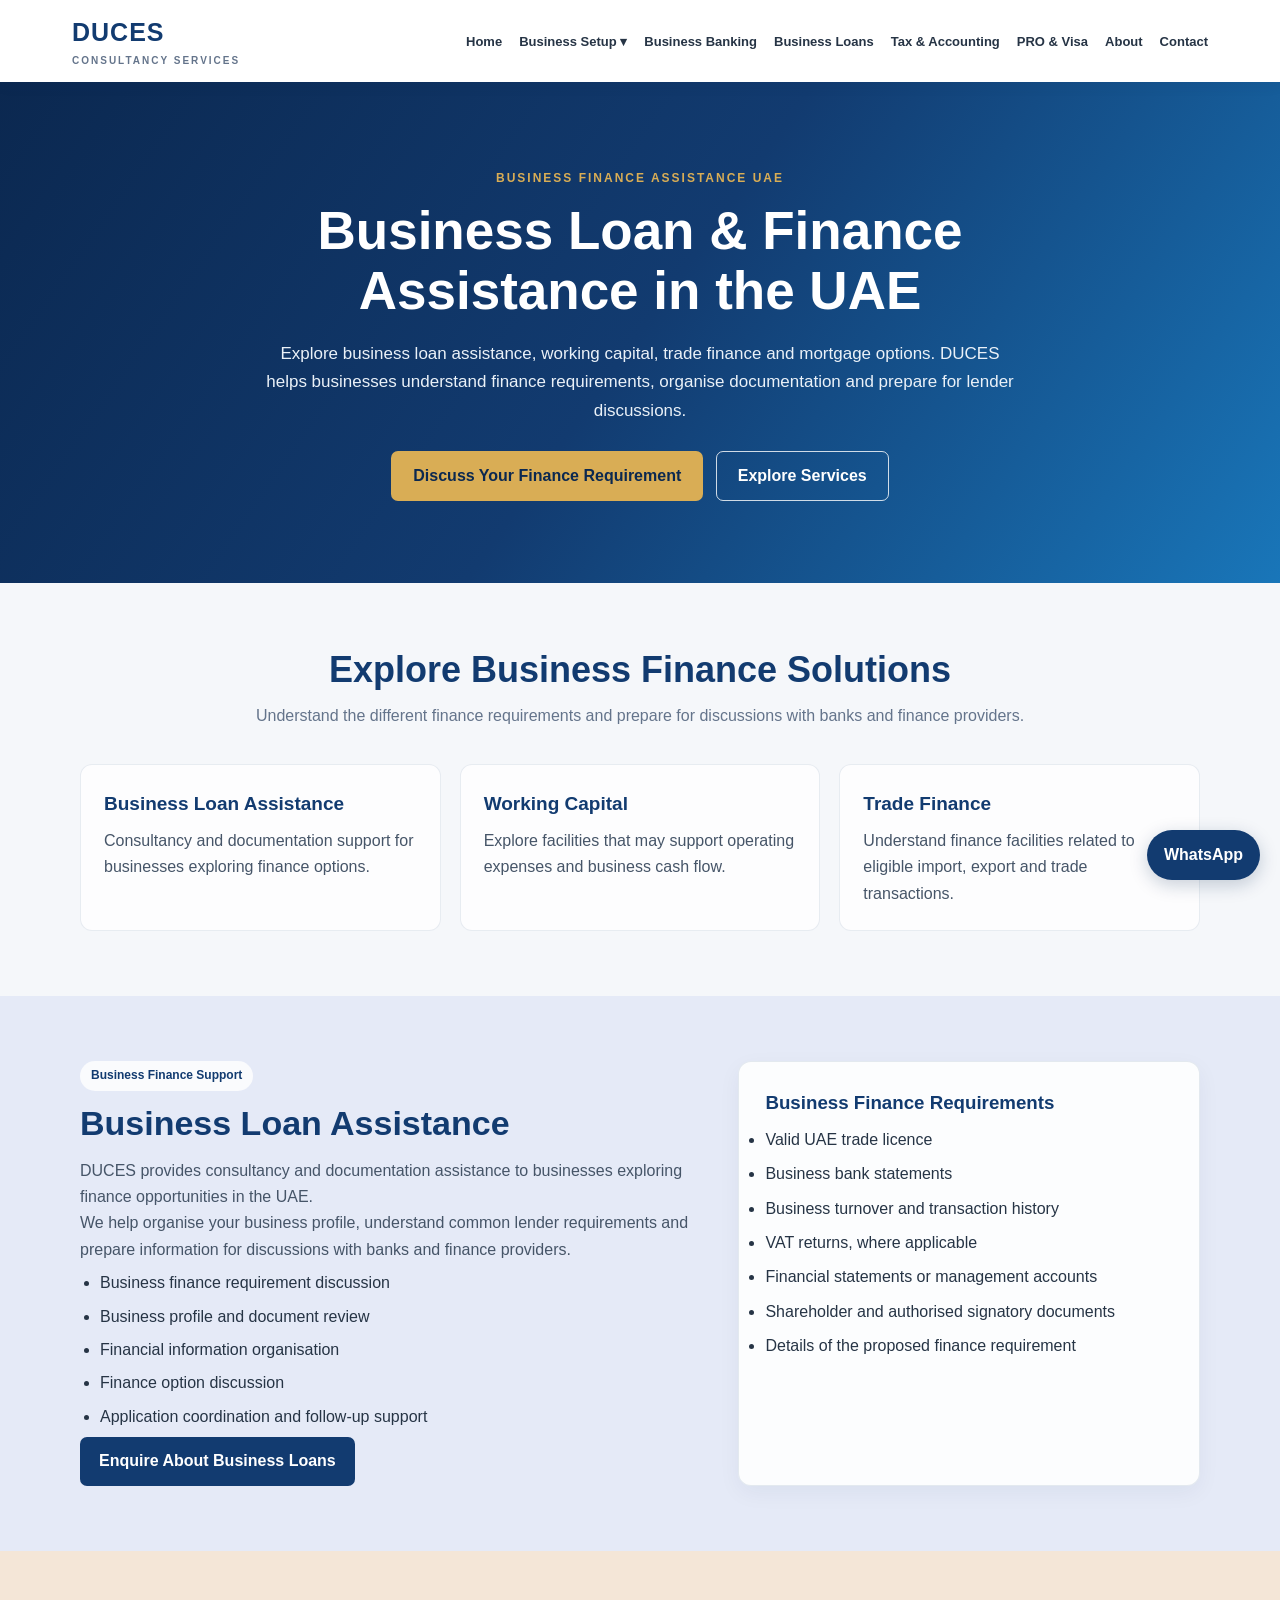
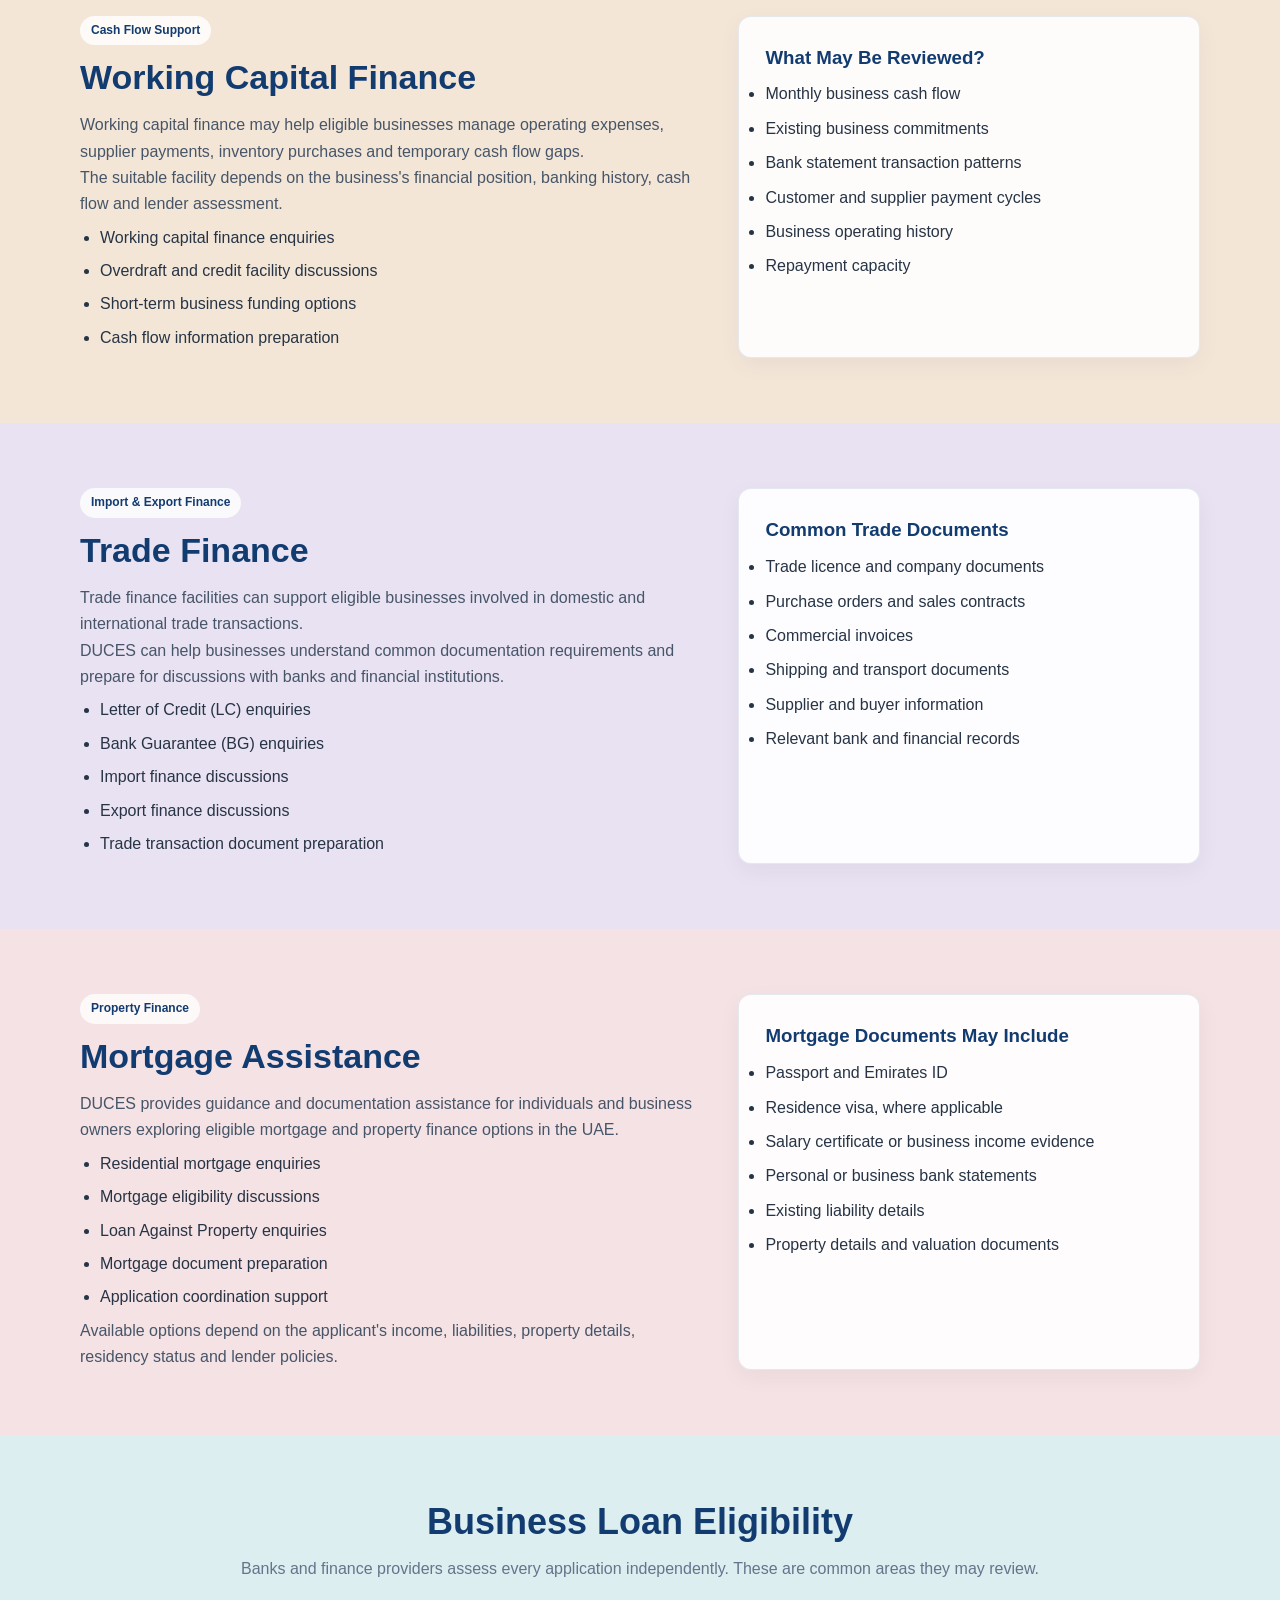
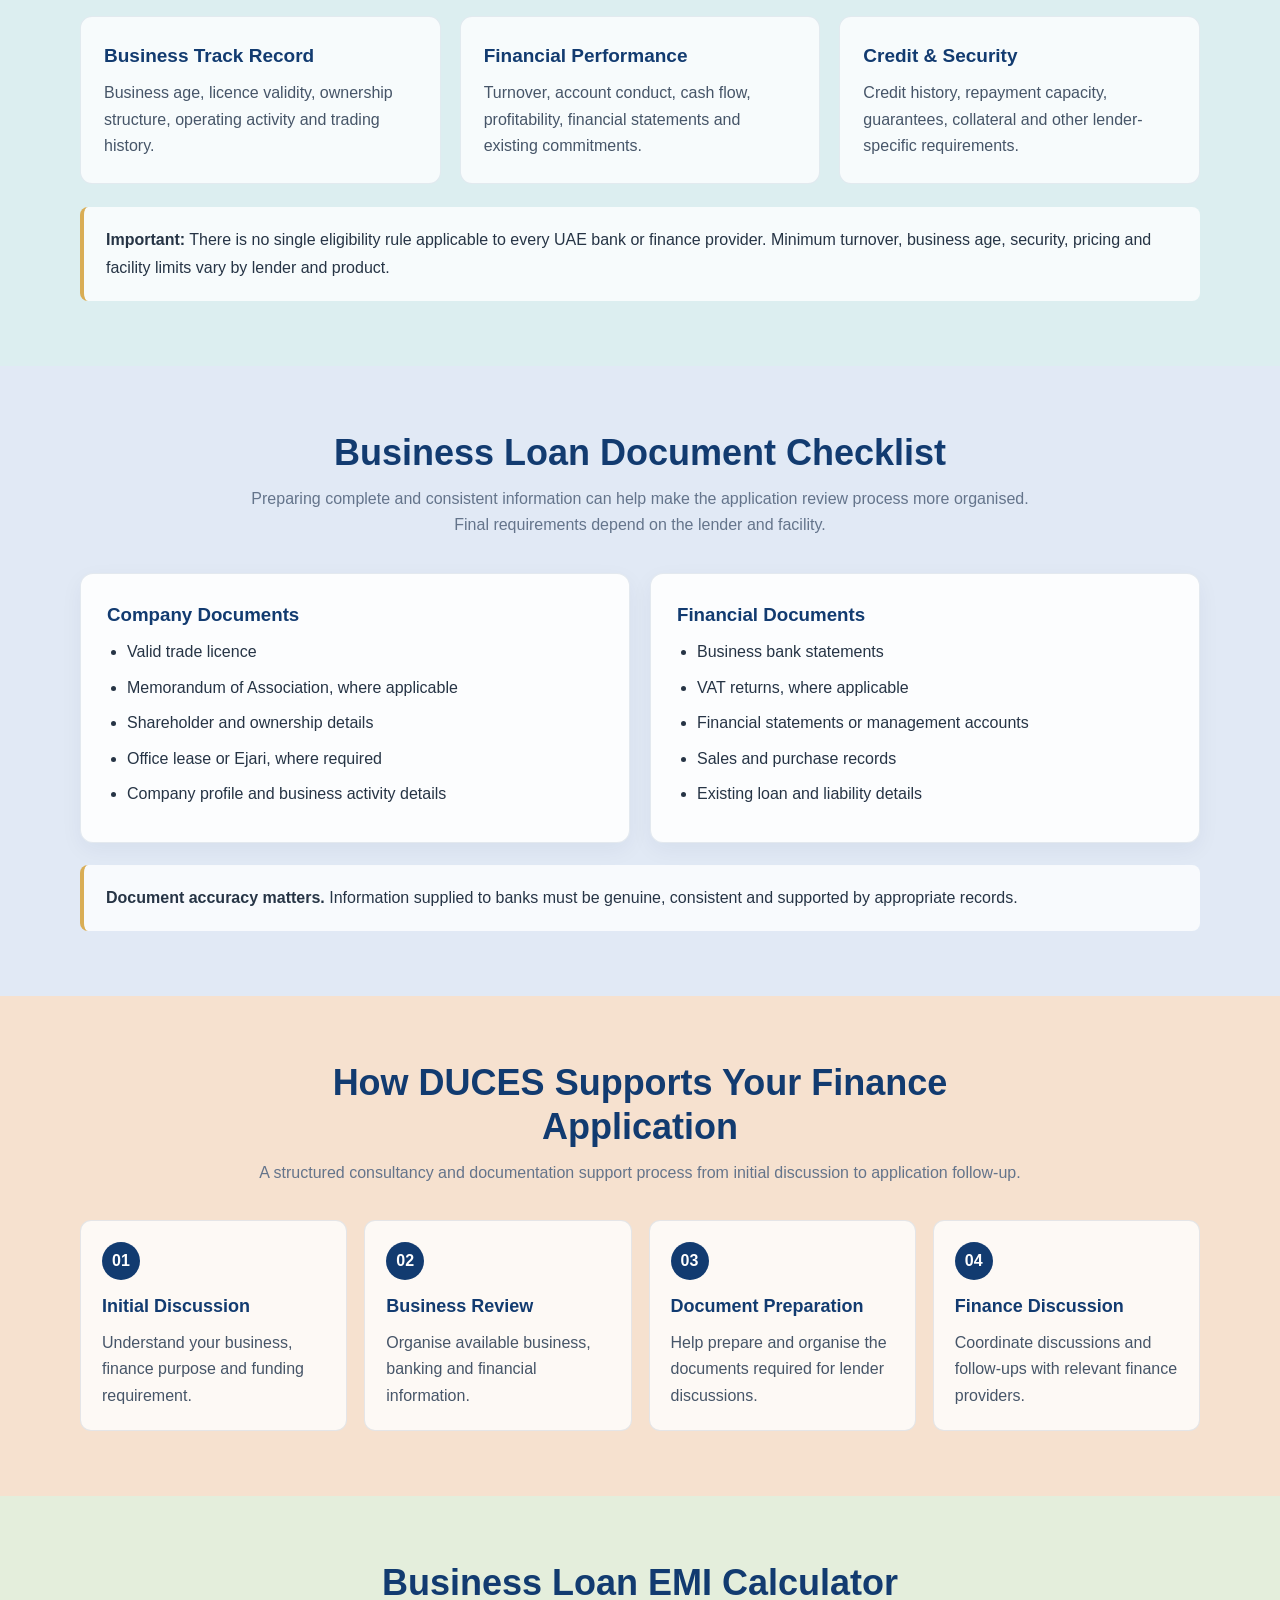
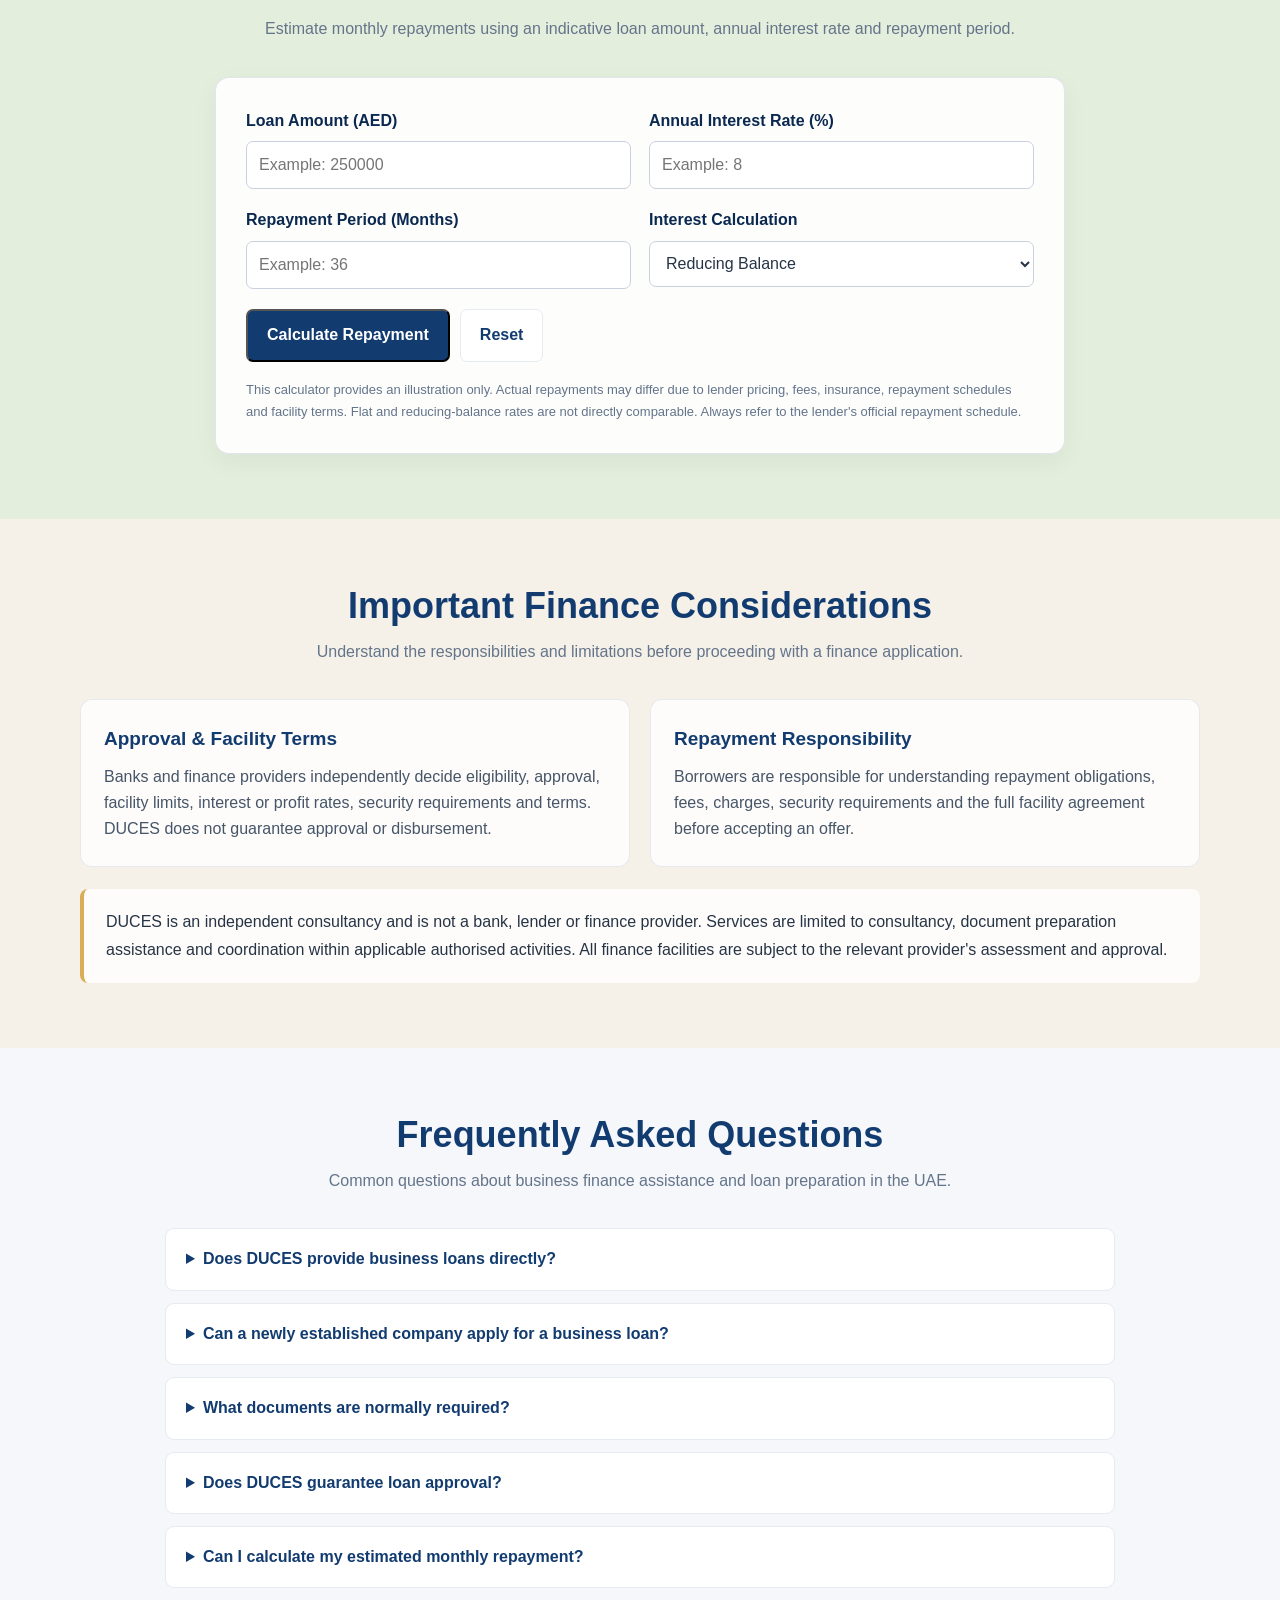
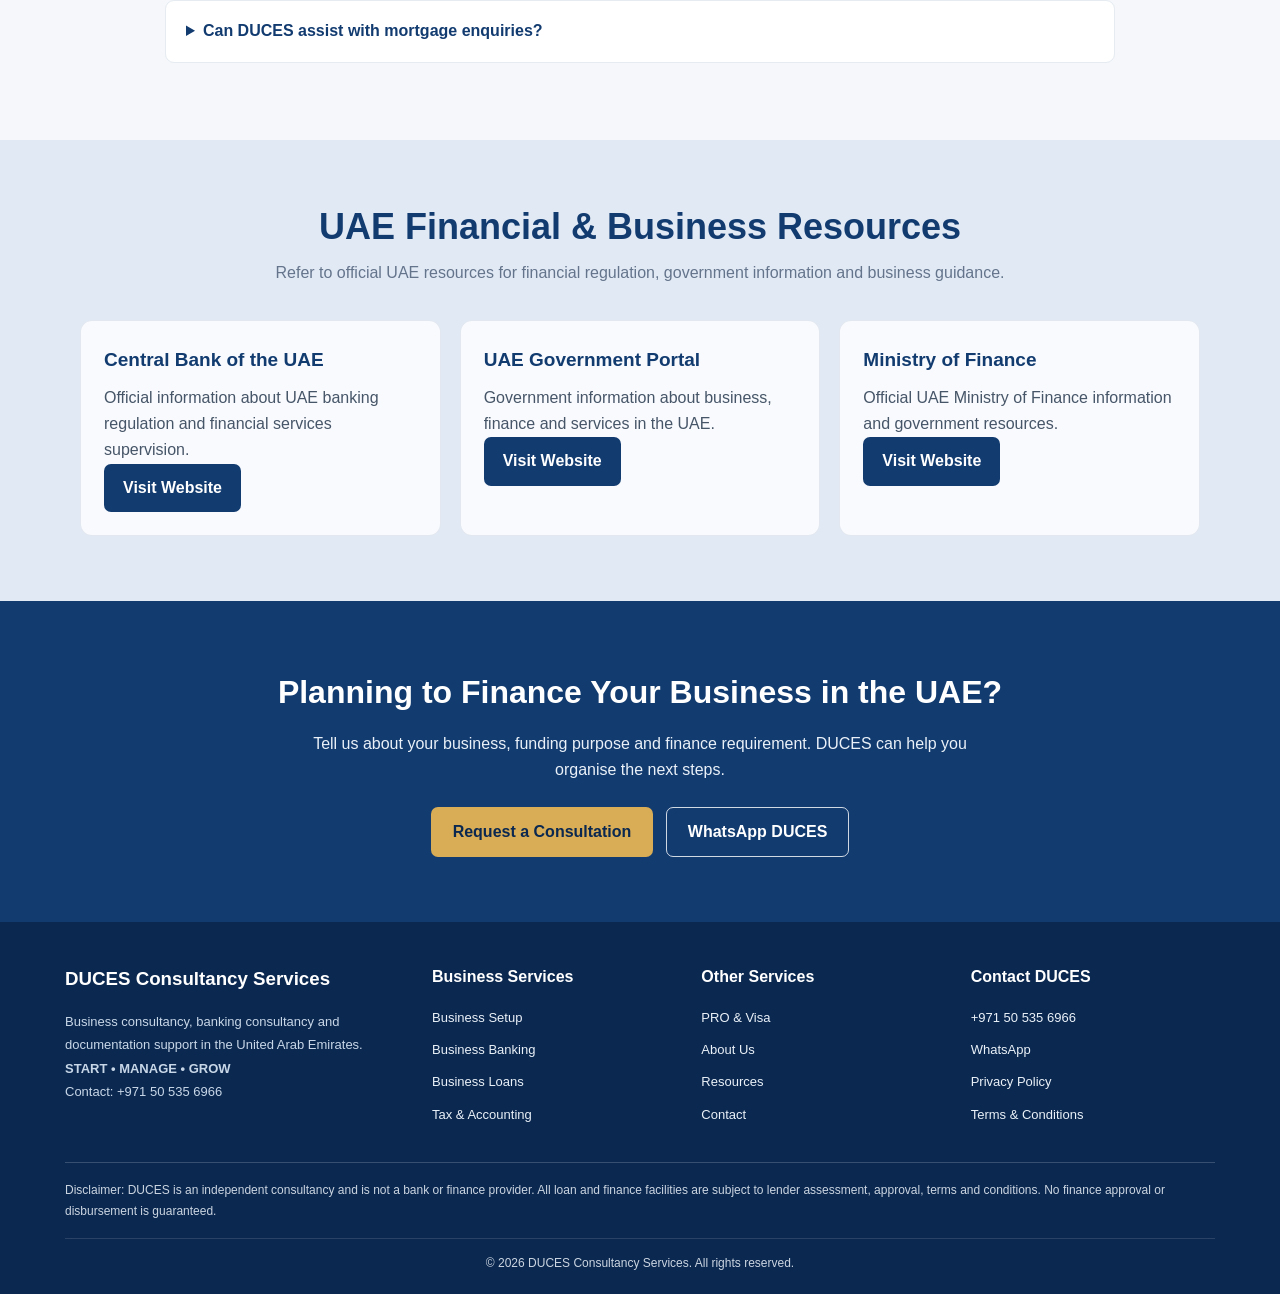
<file: business-loan.html>
<!DOCTYPE html>
<html lang="en">
<head>
<meta charset="UTF-8">
<meta name="viewport" content="width=device-width, initial-scale=1.0">
<title>Business Loan Assistance UAE | DUCES Consultancy Services</title>
<meta name="description" content="Business loan assistance, working capital, trade finance, mortgage and business loan eligibility guidance in the UAE.">
<meta name="theme-color" content="#123B70">

<link rel="stylesheet" href="css/style.css">
<script src="js/script.js" defer></script>

<style>
:root {
  /* DUCES BRAND */
  --royal:#123B70;
  --navy:#0B2850;
  --ocean:#1976B9;
  --gold:#D9AD55;
  --charcoal:#263445;
  --muted:#64748B;
  --white:#FFFFFF;
  --neutral:#F5F7FA;
  --border:#E5EBF1;

  /* BUSINESS BANKING SERVICE PALETTE */
  --service-account:#E5EAF7;
  --service-offshore:#F4E6D7;
  --service-personal:#E9E2F2;
  --service-nri:#F5E2E4;
  --service-readiness:#DCEEF0;

  /* SUPPORTING PALETTE - DISTINCT FROM SERVICES */
  --support-yellow:#FFF0B8;
  --support-green:#E4EEDC;
  --support-peach:#F6E1CF;
  --support-blue:#E1E9F5;
  --support-cream:#F5F1E8;
  --support-grey:#F5F7FA;
}

* { box-sizing:border-box; }

html {
  scroll-behavior:smooth;
  scroll-padding-top:90px;
}

body {
  margin:0;
  color:var(--charcoal);
  background:var(--white);
  font-family:Arial,Helvetica,sans-serif;
  line-height:1.65;
}

a { color:inherit; }

.container {
  width:min(1120px,calc(100% - 36px));
  margin:auto;
}

/* HEADER */

.site-header {
  position:sticky;
  top:0;
  z-index:1000;
  background:var(--white);
  box-shadow:0 2px 14px rgba(11,40,80,.08);
}

.nav-container {
  max-width:1180px;
  min-height:76px;
  margin:auto;
  padding:12px 22px;
  display:flex;
  align-items:center;
  justify-content:space-between;
  gap:20px;
}

.brand {
  color:var(--royal);
  text-decoration:none;
  font-size:25px;
  font-weight:800;
  letter-spacing:1px;
  flex-shrink:0;
}

.brand small {
  display:block;
  color:var(--muted);
  font-size:10px;
  letter-spacing:2px;
}

.nav-menu {
  display:flex;
  align-items:center;
  gap:17px;
  list-style:none;
  margin:0;
  padding:0;
}

.nav-menu a {
  color:var(--charcoal);
  text-decoration:none;
  font-size:13px;
  font-weight:700;
}

.nav-menu a:hover,
.nav-menu a:focus {
  color:var(--ocean);
}

.dropdown { position:relative; }

.dropdown-menu {
  display:none;
  position:absolute;
  top:100%;
  left:0;
  min-width:210px;
  padding:9px;
  margin:0;
  list-style:none;
  background:var(--white);
  border:1px solid var(--border);
  border-radius:9px;
  box-shadow:0 8px 24px rgba(11,40,80,.13);
}

.dropdown:hover > .dropdown-menu,
.dropdown:focus-within > .dropdown-menu,
.dropdown.open > .dropdown-menu {
  display:block;
}

.dropdown-menu a {
  display:block;
  padding:9px 10px;
  border-radius:6px;
}

.dropdown-menu a:hover {
  background:var(--neutral);
}

.menu-toggle {
  display:none;
  border:0;
  border-radius:7px;
  padding:9px 13px;
  color:var(--white);
  background:var(--royal);
  font-size:19px;
  cursor:pointer;
}

/* HERO */

.loan-hero {
  padding:82px 20px;
  color:var(--white);
  background:linear-gradient(125deg,var(--navy),var(--royal),var(--ocean));
}

.hero-content {
  max-width:850px;
  margin:auto;
  text-align:center;
}

.eyebrow {
  display:inline-block;
  margin-bottom:12px;
  color:var(--gold);
  font-size:12px;
  font-weight:800;
  letter-spacing:2px;
  text-transform:uppercase;
}

.loan-hero h1 {
  margin:0 auto 18px;
  font-size:clamp(34px,5vw,53px);
  line-height:1.15;
}

.loan-hero p {
  max-width:760px;
  margin:0 auto 26px;
  color:#EAF1F8;
  font-size:17px;
}

.button {
  display:inline-block;
  padding:12px 22px;
  border:0;
  border-radius:7px;
  background:var(--gold);
  color:var(--navy);
  text-decoration:none;
  font-weight:800;
  cursor:pointer;
}

.button-outline {
  display:inline-block;
  padding:11px 21px;
  margin-left:8px;
  border:1px solid rgba(255,255,255,.8);
  border-radius:7px;
  color:var(--white);
  text-decoration:none;
  font-weight:700;
}

.button-blue {
  display:inline-block;
  padding:11px 19px;
  border-radius:7px;
  background:var(--royal);
  color:var(--white);
  text-decoration:none;
  font-weight:700;
}

.button-reset {
  padding:11px 19px;
  border:1px solid var(--border);
  border-radius:7px;
  background:var(--white);
  color:var(--royal);
  font-weight:700;
  cursor:pointer;
}

/* GENERAL SECTIONS */

.section { padding:65px 0; }

.section-heading {
  max-width:800px;
  margin:0 auto 34px;
  text-align:center;
}

.section-heading h2 {
  margin:0 0 12px;
  color:var(--royal);
  font-size:clamp(27px,3vw,36px);
  line-height:1.2;
}

.section-heading p {
  margin:0;
  color:var(--muted);
}

.neutral-bg { background:var(--neutral); }

/* BUSINESS BANKING SERVICE COLOURS */

.service-account { background:var(--service-account); }
.service-offshore { background:var(--service-offshore); }
.service-personal { background:var(--service-personal); }
.service-nri { background:var(--service-nri); }
.service-readiness { background:var(--service-readiness); }

/* SUPPORTING COLOURS */

.support-yellow { background:var(--support-yellow); }
.support-green { background:var(--support-green); }
.support-peach { background:var(--support-peach); }
.support-blue { background:var(--support-blue); }
.support-cream { background:var(--support-cream); }

/* SERVICE LAYOUT */

.service-layout {
  display:grid;
  grid-template-columns:1.15fr .85fr;
  gap:34px;
  align-items:center;
}

.service-copy h2 {
  margin:0 0 14px;
  color:var(--royal);
  font-size:34px;
  line-height:1.2;
}

.service-copy p { color:#465568; }

.service-copy ul {
  padding-left:20px;
}

.service-copy li { margin:7px 0; }

.tag {
  display:inline-block;
  margin-bottom:12px;
  padding:5px 11px;
  border-radius:20px;
  background:rgba(255,255,255,.8);
  color:var(--royal);
  font-size:12px;
  font-weight:800;
}

/* CARDS */

.info-card {
  height:100%;
  padding:26px;
  border:1px solid rgba(18,59,112,.10);
  border-radius:13px;
  background:rgba(255,255,255,.88);
  box-shadow:0 7px 22px rgba(11,40,80,.05);
}

.info-card h3 {
  margin-top:0;
  color:var(--royal);
}

.info-card li { margin:8px 0; }

.grid-3 {
  display:grid;
  grid-template-columns:repeat(3,minmax(0,1fr));
  gap:19px;
}

.grid-2 {
  display:grid;
  grid-template-columns:repeat(2,minmax(0,1fr));
  gap:20px;
}

.pastel-card {
  height:100%;
  padding:23px;
  border:1px solid rgba(18,59,112,.09);
  border-radius:12px;
  background:rgba(255,255,255,.76);
}

.pastel-card h3 {
  margin:0 0 9px;
  color:var(--royal);
  font-size:19px;
}

.pastel-card p {
  margin:0;
  color:#465568;
}

/* ELIGIBILITY */

.eligibility-note,
.notice {
  padding:19px 22px;
  border-left:4px solid var(--gold);
  border-radius:8px;
  background:rgba(255,255,255,.78);
  line-height:1.75;
}

.eligibility-note { margin-top:23px; }

/* DOCUMENTS */

.document-list { padding-left:20px; }
.document-list li { margin:9px 0; }

/* PROCESS */

.process-grid {
  display:grid;
  grid-template-columns:repeat(4,minmax(0,1fr));
  gap:17px;
}

.process-card {
  padding:21px;
  border:1px solid rgba(18,59,112,.10);
  border-radius:11px;
  background:rgba(255,255,255,.78);
}

.step-number {
  display:inline-flex;
  width:38px;
  height:38px;
  align-items:center;
  justify-content:center;
  margin-bottom:12px;
  border-radius:50%;
  background:var(--royal);
  color:var(--white);
  font-weight:800;
}

.process-card h3 {
  margin:0 0 8px;
  color:var(--royal);
  font-size:18px;
}

.process-card p {
  margin:0;
  color:#465568;
}

/* EMI CALCULATOR */

.calculator-box {
  max-width:850px;
  margin:auto;
  padding:30px;
  border:1px solid rgba(18,59,112,.12);
  border-radius:14px;
  background:rgba(255,255,255,.9);
  box-shadow:0 8px 25px rgba(11,40,80,.05);
}

.calculator-grid {
  display:grid;
  grid-template-columns:repeat(2,minmax(0,1fr));
  gap:18px;
}

.form-field label {
  display:block;
  margin-bottom:7px;
  color:var(--navy);
  font-weight:700;
}

.form-field input,
.form-field select {
  width:100%;
  min-height:46px;
  padding:10px 12px;
  border:1px solid #C8D2DF;
  border-radius:7px;
  background:var(--white);
  color:var(--charcoal);
  font:inherit;
}

.form-field input:focus,
.form-field select:focus {
  outline:2px solid var(--gold);
  outline-offset:2px;
}

.calculator-actions {
  display:flex;
  flex-wrap:wrap;
  gap:10px;
  margin-top:20px;
}

.calculator-result {
  margin-top:22px;
  padding:21px;
  border:1px solid var(--border);
  border-radius:10px;
  background:var(--white);
}

.calculator-result[hidden] { display:none; }

.calculator-result h3 {
  margin:0 0 14px;
  color:var(--navy);
}

.result-grid {
  display:grid;
  grid-template-columns:repeat(2,minmax(0,1fr));
  gap:13px;
}

.result-item {
  padding:14px;
  border-radius:8px;
  background:var(--neutral);
}

.result-item span {
  display:block;
  color:var(--muted);
  font-size:13px;
}

.result-item strong {
  display:block;
  margin-top:4px;
  color:var(--royal);
  font-size:20px;
}

.calculator-note {
  margin-top:17px;
  color:var(--muted);
  font-size:13px;
  line-height:1.7;
}

/* FAQ */

.faq-list {
  max-width:950px;
  margin:auto;
}

.faq-list details {
  margin-bottom:12px;
  padding:17px 20px;
  border:1px solid var(--border);
  border-radius:9px;
  background:var(--white);
}

.faq-list summary {
  color:var(--royal);
  font-weight:800;
  cursor:pointer;
}

.faq-list details p {
  margin-bottom:0;
  color:#465568;
}

/* CTA */

.cta-section {
  padding:65px 20px;
  background:var(--royal);
  color:var(--white);
  text-align:center;
}

.cta-section h2 {
  margin:0 0 12px;
  font-size:32px;
}

.cta-section p {
  max-width:700px;
  margin:0 auto 23px;
  color:#EAF1F8;
}

/* FOOTER */

.site-footer {
  padding:42px 20px 20px;
  background:var(--navy);
  color:#EAF1F8;
}

.footer-grid {
  max-width:1150px;
  margin:auto;
  display:grid;
  grid-template-columns:1.4fr 1fr 1fr 1fr;
  gap:25px;
}

.footer-grid h3,
.footer-grid h4 { color:var(--white); }

.footer-grid p,
.footer-grid li {
  font-size:13px;
  line-height:1.8;
}

.footer-grid ul {
  margin:0;
  padding:0;
  list-style:none;
}

.footer-grid a {
  color:#EAF1F8;
  text-decoration:none;
}

.footer-grid a:hover { color:var(--gold); }

.footer-disclaimer {
  max-width:1150px;
  margin:27px auto 17px;
  padding-top:17px;
  border-top:1px solid rgba(255,255,255,.18);
  color:#CBD5E1;
  font-size:12px;
  line-height:1.7;
}

.footer-bottom {
  max-width:1150px;
  margin:auto;
  padding-top:15px;
  border-top:1px solid rgba(255,255,255,.12);
  text-align:center;
  color:#CBD5E1;
  font-size:12px;
}

.whatsapp-float {
  position:fixed;
  right:20px;
  bottom:20px;
  z-index:999;
  padding:12px 17px;
  border-radius:30px;
  background:var(--royal);
  color:var(--white);
  text-decoration:none;
  font-weight:800;
  box-shadow:0 5px 18px rgba(11,40,80,.22);
}

/* RESPONSIVE */

@media(max-width:950px) {
  .menu-toggle { display:block; }

  .nav-menu {
    display:none;
    position:absolute;
    top:100%;
    left:0;
    right:0;
    padding:13px 22px 20px;
    background:var(--white);
    box-shadow:0 10px 15px rgba(11,40,80,.10);
    align-items:stretch;
    flex-direction:column;
    gap:0;
  }

  .nav-menu.is-open { display:flex; }
  .nav-menu > li { padding:10px 0; }

  .dropdown-menu {
    position:static;
    border:0;
    box-shadow:none;
    padding:7px 0 0 14px;
  }

  .service-layout { grid-template-columns:1fr; }
  .grid-3 { grid-template-columns:1fr 1fr; }
  .process-grid { grid-template-columns:1fr 1fr; }
  .footer-grid { grid-template-columns:1fr 1fr; }
}

@media(max-width:600px) {
  .loan-hero { padding:62px 15px; }
  .loan-hero p { font-size:15px; }
  .button-outline { margin:10px 0 0; }
  .section { padding:47px 0; }

  .grid-3,
  .grid-2,
  .process-grid,
  .calculator-grid,
  .result-grid,
  .footer-grid {
    grid-template-columns:1fr;
  }

  .service-copy h2 { font-size:29px; }
  .calculator-box { padding:20px; }
}
</style>
</head>

<body>

<header class="site-header">
  <nav class="nav-container" aria-label="Main navigation">

    <a class="brand" href="index.html">
      DUCES
      <small>CONSULTANCY SERVICES</small>
    </a>

    <button class="menu-toggle"
      type="button"
      aria-label="Open navigation menu"
      aria-expanded="false">
      ☰
    </button>

    <ul class="nav-menu">
      <li><a href="index.html">Home</a></li>

      <li class="dropdown">
        <a href="company-formation.html">Business Setup ▾</a>
        <ul class="dropdown-menu">
          <li><a href="company-formation.html#mainland">Mainland</a></li>
          <li><a href="company-formation.html#free-zone">Free Zone</a></li>
          <li><a href="company-formation.html#offshore">Offshore</a></li>
        </ul>
      </li>

      <li><a href="business-banking.html">Business Banking</a></li>
      <li><a href="business-loan.html">Business Loans</a></li>
      <li><a href="taxation-accounting.html">Tax & Accounting</a></li>
      <li><a href="pro-visa-services.html">PRO & Visa</a></li>
      <li><a href="about.html">About</a></li>
      <li><a href="contact.html">Contact</a></li>
    </ul>
  </nav>
</header>

<main>

<!-- HERO -->

<section class="loan-hero">
  <div class="hero-content">
    <span class="eyebrow">Business Finance Assistance UAE</span>

    <h1>Business Loan & Finance Assistance in the UAE</h1>

    <p>
      Explore business loan assistance, working capital,
      trade finance and mortgage options. DUCES helps
      businesses understand finance requirements, organise
      documentation and prepare for lender discussions.
    </p>

    <a class="button"
      href="https://wa.me/971505356966?text=Hello%20DUCES%2C%20I%20need%20business%20loan%20assistance.">
      Discuss Your Finance Requirement
    </a>

    <a class="button-outline" href="#finance-services">
      Explore Services
    </a>
  </div>
</section>

<!-- OVERVIEW -->

<section class="section neutral-bg">
  <div class="container">

    <div class="section-heading">
      <h2>Explore Business Finance Solutions</h2>
      <p>
        Understand the different finance requirements and
        prepare for discussions with banks and finance providers.
      </p>
    </div>

    <div class="grid-3">

      <article class="pastel-card service-account">
        <h3>Business Loan Assistance</h3>
        <p>
          Consultancy and documentation support for
          businesses exploring finance options.
        </p>
      </article>

      <article class="pastel-card service-offshore">
        <h3>Working Capital</h3>
        <p>
          Explore facilities that may support operating
          expenses and business cash flow.
        </p>
      </article>

      <article class="pastel-card service-personal">
        <h3>Trade Finance</h3>
        <p>
          Understand finance facilities related to
          eligible import, export and trade transactions.
        </p>
      </article>

    </div>
  </div>
</section>

<!-- BUSINESS LOAN ASSISTANCE -->

<section class="section service-account" id="finance-services">
  <div class="container">

    <div class="service-layout">

      <div class="service-copy">
        <span class="tag">Business Finance Support</span>
        <h2>Business Loan Assistance</h2>

        <p>
          DUCES provides consultancy and documentation
          assistance to businesses exploring finance
          opportunities in the UAE.
        </p>

        <p>
          We help organise your business profile, understand
          common lender requirements and prepare information
          for discussions with banks and finance providers.
        </p>

        <ul>
          <li>Business finance requirement discussion</li>
          <li>Business profile and document review</li>
          <li>Financial information organisation</li>
          <li>Finance option discussion</li>
          <li>Application coordination and follow-up support</li>
        </ul>

        <a class="button-blue"
          href="https://wa.me/971505356966?text=Hello%20DUCES%2C%20I%20need%20business%20loan%20assistance.">
          Enquire About Business Loans
        </a>
      </div>

      <div class="info-card">
        <h3>Business Finance Requirements</h3>
        <ul>
          <li>Valid UAE trade licence</li>
          <li>Business bank statements</li>
          <li>Business turnover and transaction history</li>
          <li>VAT returns, where applicable</li>
          <li>Financial statements or management accounts</li>
          <li>Shareholder and authorised signatory documents</li>
          <li>Details of the proposed finance requirement</li>
        </ul>
      </div>

    </div>
  </div>
</section>

<!-- WORKING CAPITAL -->

<section class="section service-offshore">
  <div class="container">

    <div class="service-layout">

      <div class="service-copy">
        <span class="tag">Cash Flow Support</span>
        <h2>Working Capital Finance</h2>

        <p>
          Working capital finance may help eligible businesses
          manage operating expenses, supplier payments,
          inventory purchases and temporary cash flow gaps.
        </p>

        <p>
          The suitable facility depends on the business's
          financial position, banking history, cash flow
          and lender assessment.
        </p>

        <ul>
          <li>Working capital finance enquiries</li>
          <li>Overdraft and credit facility discussions</li>
          <li>Short-term business funding options</li>
          <li>Cash flow information preparation</li>
        </ul>
      </div>

      <div class="info-card">
        <h3>What May Be Reviewed?</h3>
        <ul>
          <li>Monthly business cash flow</li>
          <li>Existing business commitments</li>
          <li>Bank statement transaction patterns</li>
          <li>Customer and supplier payment cycles</li>
          <li>Business operating history</li>
          <li>Repayment capacity</li>
        </ul>
      </div>

    </div>
  </div>
</section>

<!-- TRADE FINANCE -->

<section class="section service-personal">
  <div class="container">

    <div class="service-layout">

      <div class="service-copy">
        <span class="tag">Import & Export Finance</span>
        <h2>Trade Finance</h2>

        <p>
          Trade finance facilities can support eligible
          businesses involved in domestic and international
          trade transactions.
        </p>

        <p>
          DUCES can help businesses understand common
          documentation requirements and prepare for
          discussions with banks and financial institutions.
        </p>

        <ul>
          <li>Letter of Credit (LC) enquiries</li>
          <li>Bank Guarantee (BG) enquiries</li>
          <li>Import finance discussions</li>
          <li>Export finance discussions</li>
          <li>Trade transaction document preparation</li>
        </ul>
      </div>

      <div class="info-card">
        <h3>Common Trade Documents</h3>
        <ul>
          <li>Trade licence and company documents</li>
          <li>Purchase orders and sales contracts</li>
          <li>Commercial invoices</li>
          <li>Shipping and transport documents</li>
          <li>Supplier and buyer information</li>
          <li>Relevant bank and financial records</li>
        </ul>
      </div>

    </div>
  </div>
</section>

<!-- MORTGAGE -->

<section class="section service-nri">
  <div class="container">

    <div class="service-layout">

      <div class="service-copy">
        <span class="tag">Property Finance</span>
        <h2>Mortgage Assistance</h2>

        <p>
          DUCES provides guidance and documentation
          assistance for individuals and business owners
          exploring eligible mortgage and property finance
          options in the UAE.
        </p>

        <ul>
          <li>Residential mortgage enquiries</li>
          <li>Mortgage eligibility discussions</li>
          <li>Loan Against Property enquiries</li>
          <li>Mortgage document preparation</li>
          <li>Application coordination support</li>
        </ul>

        <p>
          Available options depend on the applicant's income,
          liabilities, property details, residency status
          and lender policies.
        </p>
      </div>

      <div class="info-card">
        <h3>Mortgage Documents May Include</h3>
        <ul>
          <li>Passport and Emirates ID</li>
          <li>Residence visa, where applicable</li>
          <li>Salary certificate or business income evidence</li>
          <li>Personal or business bank statements</li>
          <li>Existing liability details</li>
          <li>Property details and valuation documents</li>
        </ul>
      </div>

    </div>
  </div>
</section>

<!-- BUSINESS LOAN ELIGIBILITY -->

<section class="section service-readiness">
  <div class="container">

    <div class="section-heading">
      <h2>Business Loan Eligibility</h2>
      <p>
        Banks and finance providers assess every application
        independently. These are common areas they may review.
      </p>
    </div>

    <div class="grid-3">

      <article class="pastel-card">
        <h3>Business Track Record</h3>
        <p>
          Business age, licence validity, ownership structure,
          operating activity and trading history.
        </p>
      </article>

      <article class="pastel-card">
        <h3>Financial Performance</h3>
        <p>
          Turnover, account conduct, cash flow, profitability,
          financial statements and existing commitments.
        </p>
      </article>

      <article class="pastel-card">
        <h3>Credit & Security</h3>
        <p>
          Credit history, repayment capacity, guarantees,
          collateral and other lender-specific requirements.
        </p>
      </article>

    </div>

    <div class="eligibility-note">
      <strong>Important:</strong>
      There is no single eligibility rule applicable to
      every UAE bank or finance provider. Minimum turnover,
      business age, security, pricing and facility limits
      vary by lender and product.
    </div>

  </div>
</section>

<!-- DOCUMENT CHECKLIST -->

<section class="section support-blue">
  <div class="container">

    <div class="section-heading">
      <h2>Business Loan Document Checklist</h2>
      <p>
        Preparing complete and consistent information can
        help make the application review process more organised.
        Final requirements depend on the lender and facility.
      </p>
    </div>

    <div class="grid-2">

      <article class="info-card">
        <h3>Company Documents</h3>
        <ul class="document-list">
          <li>Valid trade licence</li>
          <li>Memorandum of Association, where applicable</li>
          <li>Shareholder and ownership details</li>
          <li>Office lease or Ejari, where required</li>
          <li>Company profile and business activity details</li>
        </ul>
      </article>

      <article class="info-card">
        <h3>Financial Documents</h3>
        <ul class="document-list">
          <li>Business bank statements</li>
          <li>VAT returns, where applicable</li>
          <li>Financial statements or management accounts</li>
          <li>Sales and purchase records</li>
          <li>Existing loan and liability details</li>
        </ul>
      </article>

    </div>

    <div class="notice" style="margin-top:22px;">
      <strong>Document accuracy matters.</strong>
      Information supplied to banks must be genuine,
      consistent and supported by appropriate records.
    </div>

  </div>
</section>

<!-- PROCESS -->

<section class="section support-peach">
  <div class="container">

    <div class="section-heading">
      <h2>How DUCES Supports Your Finance Application</h2>
      <p>
        A structured consultancy and documentation support
        process from initial discussion to application follow-up.
      </p>
    </div>

    <div class="process-grid">

      <article class="process-card">
        <span class="step-number">01</span>
        <h3>Initial Discussion</h3>
        <p>
          Understand your business, finance purpose
          and funding requirement.
        </p>
      </article>

      <article class="process-card">
        <span class="step-number">02</span>
        <h3>Business Review</h3>
        <p>
          Organise available business, banking
          and financial information.
        </p>
      </article>

      <article class="process-card">
        <span class="step-number">03</span>
        <h3>Document Preparation</h3>
        <p>
          Help prepare and organise the documents
          required for lender discussions.
        </p>
      </article>

      <article class="process-card">
        <span class="step-number">04</span>
        <h3>Finance Discussion</h3>
        <p>
          Coordinate discussions and follow-ups
          with relevant finance providers.
        </p>
      </article>

    </div>
  </div>
</section>

<!-- EMI CALCULATOR -->

<section class="section support-green" id="emi-calculator">
  <div class="container">

    <div class="section-heading">
      <h2>Business Loan EMI Calculator</h2>
      <p>
        Estimate monthly repayments using an indicative
        loan amount, annual interest rate and repayment period.
      </p>
    </div>

    <div class="calculator-box">

      <form id="emiForm">
        <div class="calculator-grid">

          <div class="form-field">
            <label for="loanAmount">Loan Amount (AED)</label>
            <input type="number" id="loanAmount"
              min="1" step="1000"
              placeholder="Example: 250000" required>
          </div>

          <div class="form-field">
            <label for="interestRate">Annual Interest Rate (%)</label>
            <input type="number" id="interestRate"
              min="0" max="100" step="0.01"
              placeholder="Example: 8" required>
          </div>

          <div class="form-field">
            <label for="loanTenure">Repayment Period (Months)</label>
            <input type="number" id="loanTenure"
              min="1" max="600" step="1"
              placeholder="Example: 36" required>
          </div>

          <div class="form-field">
            <label for="repaymentType">Interest Calculation</label>
            <select id="repaymentType" required>
              <option value="reducing">Reducing Balance</option>
              <option value="flat">Flat Rate</option>
            </select>
          </div>

        </div>

        <div class="calculator-actions">
          <button class="button-blue" type="submit">
            Calculate Repayment
          </button>

          <button class="button-reset" type="reset">
            Reset
          </button>
        </div>
      </form>

      <div class="calculator-result" id="emiResult" hidden>
        <h3>Estimated Repayment</h3>

        <div class="result-grid">
          <div class="result-item">
            <span>Estimated Monthly Payment</span>
            <strong id="monthlyEMI">AED 0.00</strong>
          </div>

          <div class="result-item">
            <span>Total Repayment</span>
            <strong id="totalRepayment">AED 0.00</strong>
          </div>

          <div class="result-item">
            <span>Total Interest</span>
            <strong id="totalInterest">AED 0.00</strong>
          </div>

          <div class="result-item">
            <span>Repayment Period</span>
            <strong id="resultTenure">0 months</strong>
          </div>
        </div>
      </div>

      <p class="calculator-note">
        This calculator provides an illustration only.
        Actual repayments may differ due to lender pricing,
        fees, insurance, repayment schedules and facility terms.
        Flat and reducing-balance rates are not directly comparable.
        Always refer to the lender's official repayment schedule.
      </p>

    </div>
  </div>
</section>

<!-- IMPORTANT INFORMATION -->

<section class="section support-cream">
  <div class="container">

    <div class="section-heading">
      <h2>Important Finance Considerations</h2>
      <p>
        Understand the responsibilities and limitations
        before proceeding with a finance application.
      </p>
    </div>

    <div class="grid-2">

      <article class="pastel-card">
        <h3>Approval & Facility Terms</h3>
        <p>
          Banks and finance providers independently decide
          eligibility, approval, facility limits, interest
          or profit rates, security requirements and terms.
          DUCES does not guarantee approval or disbursement.
        </p>
      </article>

      <article class="pastel-card">
        <h3>Repayment Responsibility</h3>
        <p>
          Borrowers are responsible for understanding
          repayment obligations, fees, charges, security
          requirements and the full facility agreement
          before accepting an offer.
        </p>
      </article>

    </div>

    <div class="notice" style="margin-top:22px;">
      DUCES is an independent consultancy and is not a bank,
      lender or finance provider. Services are limited to
      consultancy, document preparation assistance and
      coordination within applicable authorised activities.
      All finance facilities are subject to the relevant
      provider's assessment and approval.
    </div>

  </div>
</section>

<!-- FAQ -->

<section class="section neutral-bg">
  <div class="container">

    <div class="section-heading">
      <h2>Frequently Asked Questions</h2>
      <p>
        Common questions about business finance assistance
        and loan preparation in the UAE.
      </p>
    </div>

    <div class="faq-list">

      <details>
        <summary>Does DUCES provide business loans directly?</summary>
        <p>
          No. DUCES is an independent consultancy, not a bank
          or lender. We provide consultancy, documentation
          assistance and coordination within our authorised scope.
        </p>
      </details>

      <details>
        <summary>Can a newly established company apply for a business loan?</summary>
        <p>
          Requirements vary by lender and facility. Some providers
          may require an operating history, while other products
          may have different eligibility conditions. The lender
          determines the final requirements.
        </p>
      </details>

      <details>
        <summary>What documents are normally required?</summary>
        <p>
          Common documents may include a trade licence, ownership
          documents, business bank statements, VAT records where
          applicable and financial statements. The final checklist
          depends on the lender.
        </p>
      </details>

      <details>
        <summary>Does DUCES guarantee loan approval?</summary>
        <p>
          No. Approval, pricing, limits, security and terms are
          determined solely by the relevant bank or finance provider.
        </p>
      </details>

      <details>
        <summary>Can I calculate my estimated monthly repayment?</summary>
        <p>
          Yes. Use the EMI calculator on this page for an indicative
          estimate. The lender's official repayment schedule and
          facility agreement determine the actual repayment.
        </p>
      </details>

      <details>
        <summary>Can DUCES assist with mortgage enquiries?</summary>
        <p>
          DUCES can provide consultancy and documentation assistance
          for mortgage enquiries, subject to applicable authorised
          activities and the requirements of the relevant provider.
        </p>
      </details>

    </div>
  </div>
</section>

<!-- OFFICIAL RESOURCES -->

<section class="section support-blue">
  <div class="container">

    <div class="section-heading">
      <h2>UAE Financial & Business Resources</h2>
      <p>
        Refer to official UAE resources for financial regulation,
        government information and business guidance.
      </p>
    </div>

    <div class="grid-3">

      <article class="pastel-card">
        <h3>Central Bank of the UAE</h3>
        <p>
          Official information about UAE banking regulation
          and financial services supervision.
        </p>
        <a class="button-blue"
          href="https://www.centralbank.ae/"
          target="_blank" rel="noopener">
          Visit Website
        </a>
      </article>

      <article class="pastel-card">
        <h3>UAE Government Portal</h3>
        <p>
          Government information about business,
          finance and services in the UAE.
        </p>
        <a class="button-blue"
          href="https://u.ae/"
          target="_blank" rel="noopener">
          Visit Website
        </a>
      </article>

      <article class="pastel-card">
        <h3>Ministry of Finance</h3>
        <p>
          Official UAE Ministry of Finance information
          and government resources.
        </p>
        <a class="button-blue"
          href="https://mof.gov.ae/"
          target="_blank" rel="noopener">
          Visit Website
        </a>
      </article>

    </div>
  </div>
</section>

<!-- CTA -->

<section class="cta-section">
  <div class="container">

    <h2>Planning to Finance Your Business in the UAE?</h2>

    <p>
      Tell us about your business, funding purpose and finance
      requirement. DUCES can help you organise the next steps.
    </p>

    <a class="button" href="contact.html">
      Request a Consultation
    </a>

    <a class="button-outline"
      href="https://wa.me/971505356966?text=Hello%20DUCES%2C%20I%20would%20like%20to%20discuss%20business%20finance%20assistance."
      target="_blank" rel="noopener">
      WhatsApp DUCES
    </a>

  </div>
</section>

</main>

<!-- FOOTER -->

<footer class="site-footer">
  <div class="footer-grid">

    <div>
      <h3>DUCES Consultancy Services</h3>
      <p>
        Business consultancy, banking consultancy and
        documentation support in the United Arab Emirates.
      </p>
      <p><strong>START • MANAGE • GROW</strong></p>
      <p>Contact: +971 50 535 6966</p>
    </div>

    <div>
      <h4>Business Services</h4>
      <ul>
        <li><a href="company-formation.html">Business Setup</a></li>
        <li><a href="business-banking.html">Business Banking</a></li>
        <li><a href="business-loan.html">Business Loans</a></li>
        <li><a href="taxation-accounting.html">Tax & Accounting</a></li>
      </ul>
    </div>

    <div>
      <h4>Other Services</h4>
      <ul>
        <li><a href="pro-visa-services.html">PRO & Visa</a></li>
        <li><a href="about.html">About Us</a></li>
        <li><a href="resources.html">Resources</a></li>
        <li><a href="contact.html">Contact</a></li>
      </ul>
    </div>

    <div>
      <h4>Contact DUCES</h4>
      <ul>
        <li><a href="tel:+971505356966">+971 50 535 6966</a></li>
        <li><a href="https://wa.me/971505356966"
          target="_blank" rel="noopener">WhatsApp</a></li>
        <li><a href="privacy-policy.html">Privacy Policy</a></li>
        <li><a href="terms-and-conditions.html">Terms & Conditions</a></li>
      </ul>
    </div>

  </div>

  <div class="footer-disclaimer">
    Disclaimer: DUCES is an independent consultancy and is not a
    bank or finance provider. All loan and finance facilities are
    subject to lender assessment, approval, terms and conditions.
    No finance approval or disbursement is guaranteed.
  </div>

  <div class="footer-bottom">
    © <span data-current-year>2026</span>
    DUCES Consultancy Services. All rights reserved.
  </div>
</footer>

<a class="whatsapp-float"
  href="https://wa.me/971505356966"
  target="_blank"
  rel="noopener"
  aria-label="Contact DUCES on WhatsApp">
  WhatsApp
</a>

<script>
(function () {
  "use strict";

  /* MOBILE NAVIGATION */

  const menuButton = document.querySelector(".menu-toggle");
  const menu = document.querySelector(".nav-menu");

  if (menuButton && menu) {
    menuButton.addEventListener("click", function () {
      const isOpen = menu.classList.toggle("is-open");
      menuButton.setAttribute("aria-expanded", String(isOpen));
      menuButton.setAttribute(
        "aria-label",
        isOpen ? "Close navigation menu" : "Open navigation menu"
      );
    });

    menu.querySelectorAll("a").forEach(function (link) {
      link.addEventListener("click", function () {
        if (window.innerWidth <= 950) {
          menu.classList.remove("is-open");
          menuButton.setAttribute("aria-expanded", "false");
        }
      });
    });
  }

  /* EMI CALCULATOR */

  const form = document.getElementById("emiForm");
  const result = document.getElementById("emiResult");

  if (form && result) {

    function formatAED(value) {
      return new Intl.NumberFormat("en-AE", {
        style:"currency",
        currency:"AED",
        minimumFractionDigits:2,
        maximumFractionDigits:2
      }).format(value);
    }

    form.addEventListener("submit", function (event) {
      event.preventDefault();

      if (!form.reportValidity()) return;

      const principal = Number(
        document.getElementById("loanAmount").value
      );

      const annualRate = Number(
        document.getElementById("interestRate").value
      );

      const months = Number(
        document.getElementById("loanTenure").value
      );

      const repaymentType =
        document.getElementById("repaymentType").value;

      if (
        !Number.isFinite(principal) ||
        principal <= 0 ||
        !Number.isFinite(annualRate) ||
        annualRate < 0 ||
        annualRate > 100 ||
        !Number.isFinite(months) ||
        months <= 0 ||
        months > 600
      ) {
        alert("Please enter valid loan details.");
        return;
      }

      const monthlyRate = annualRate / 100 / 12;

      let monthlyPayment;
      let totalPayment;
      let totalInterest;

      if (repaymentType === "flat") {
        totalInterest =
          principal * (annualRate / 100) * (months / 12);

        totalPayment = principal + totalInterest;
        monthlyPayment = totalPayment / months;

      } else if (monthlyRate === 0) {
        monthlyPayment = principal / months;
        totalPayment = principal;
        totalInterest = 0;

      } else {
        const factor = Math.pow(1 + monthlyRate, months);

        monthlyPayment =
          principal * monthlyRate * factor / (factor - 1);

        totalPayment = monthlyPayment * months;
        totalInterest = totalPayment - principal;
      }

      document.getElementById("monthlyEMI").textContent =
        formatAED(monthlyPayment);

      document.getElementById("totalRepayment").textContent =
        formatAED(totalPayment);

      document.getElementById("totalInterest").textContent =
        formatAED(totalInterest);

      document.getElementById("resultTenure").textContent =
        months + " months";

      result.hidden = false;

      result.scrollIntoView({
        behavior:"smooth",
        block:"nearest"
      });
    });

    form.addEventListener("reset", function () {
      result.hidden = true;
    });
  }

  /* CURRENT YEAR */

  const year = document.querySelector("[data-current-year]");

  if (year) {
    year.textContent = new Date().getFullYear();
  }

})();
</script>

</body>
</html>
</file>
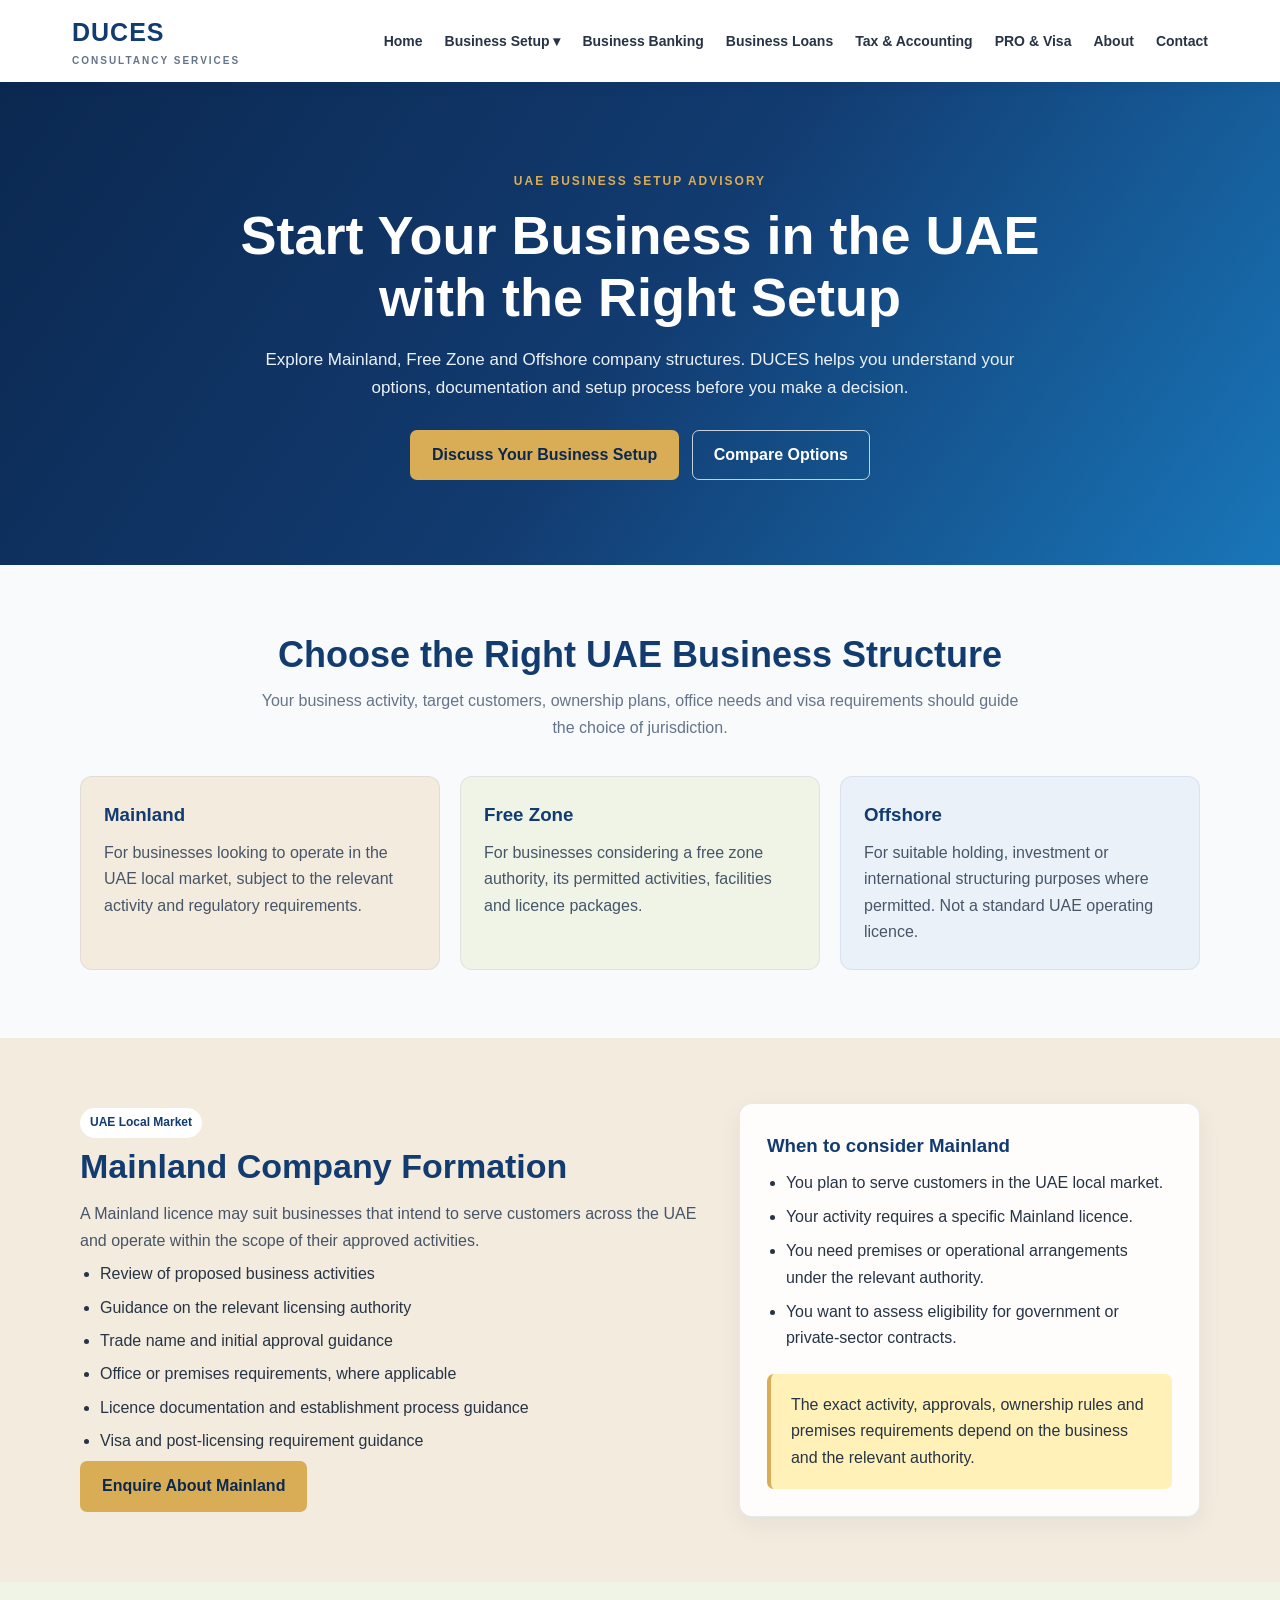
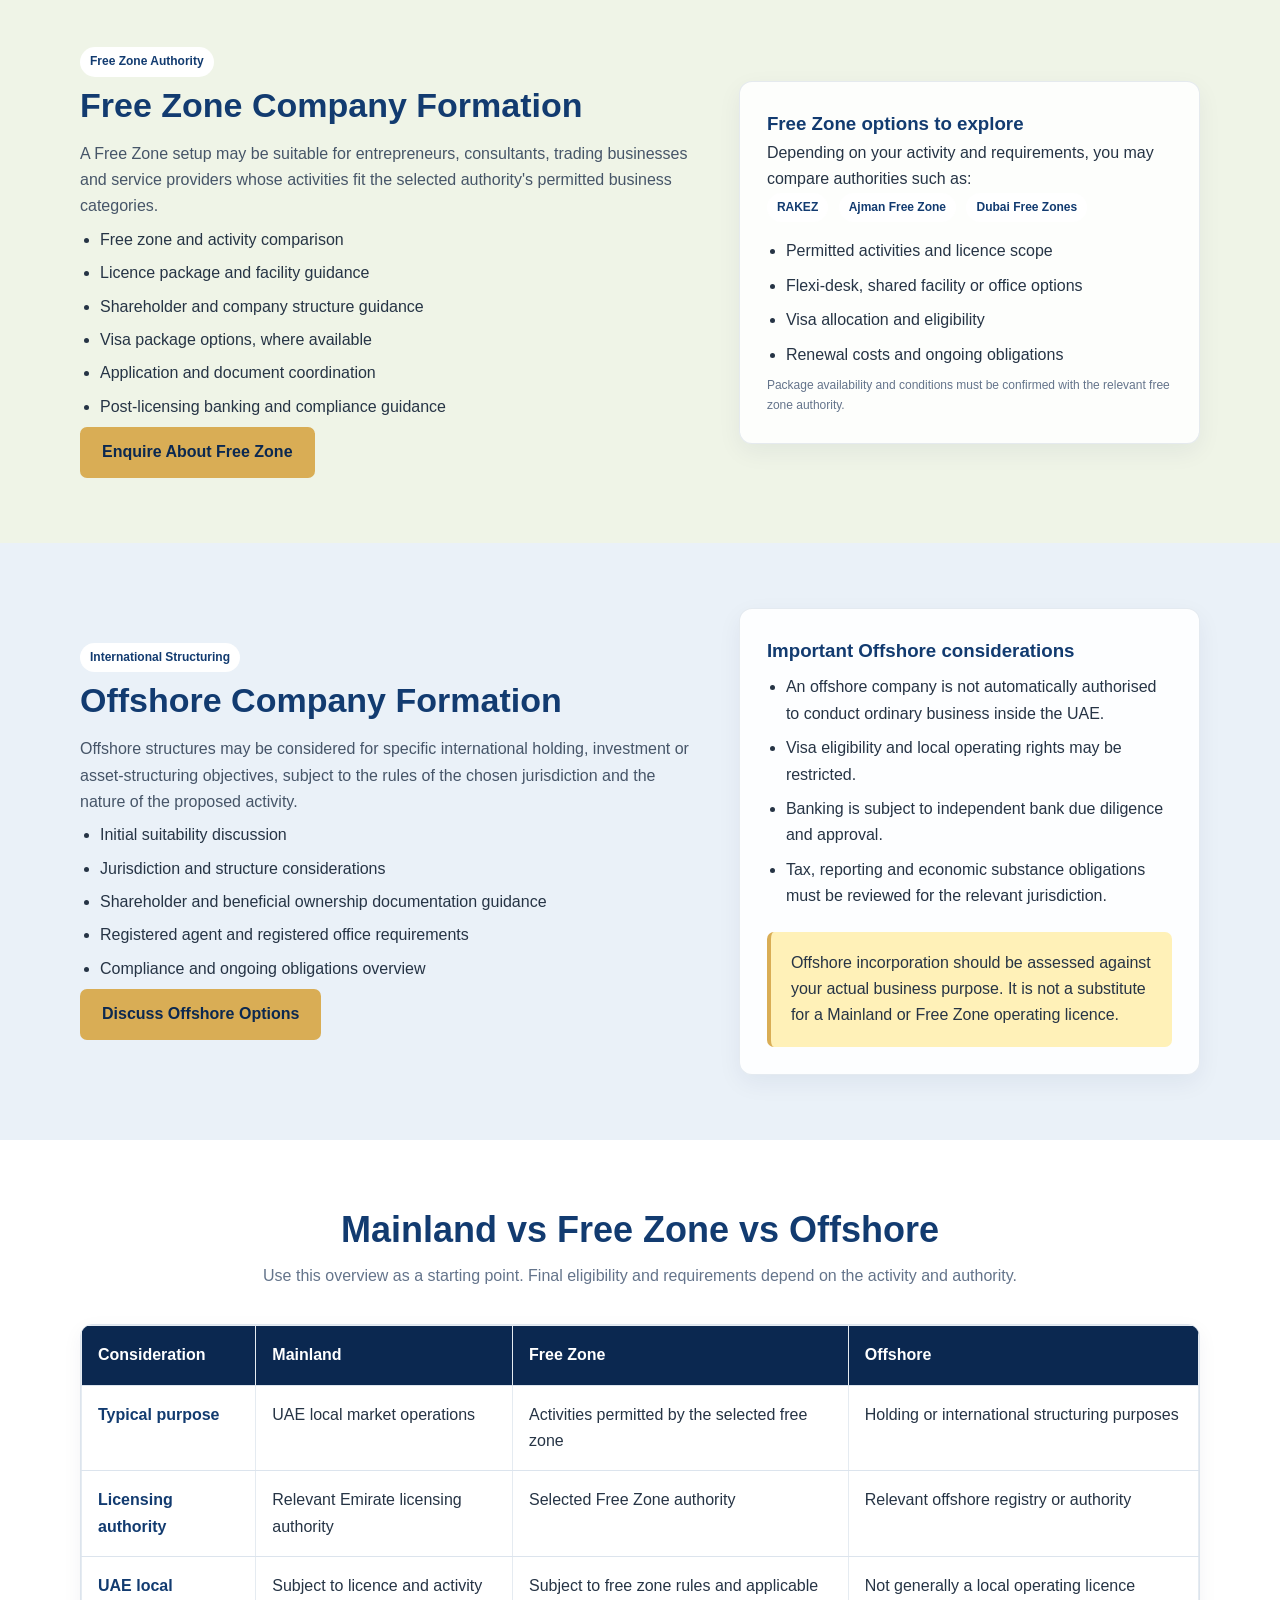
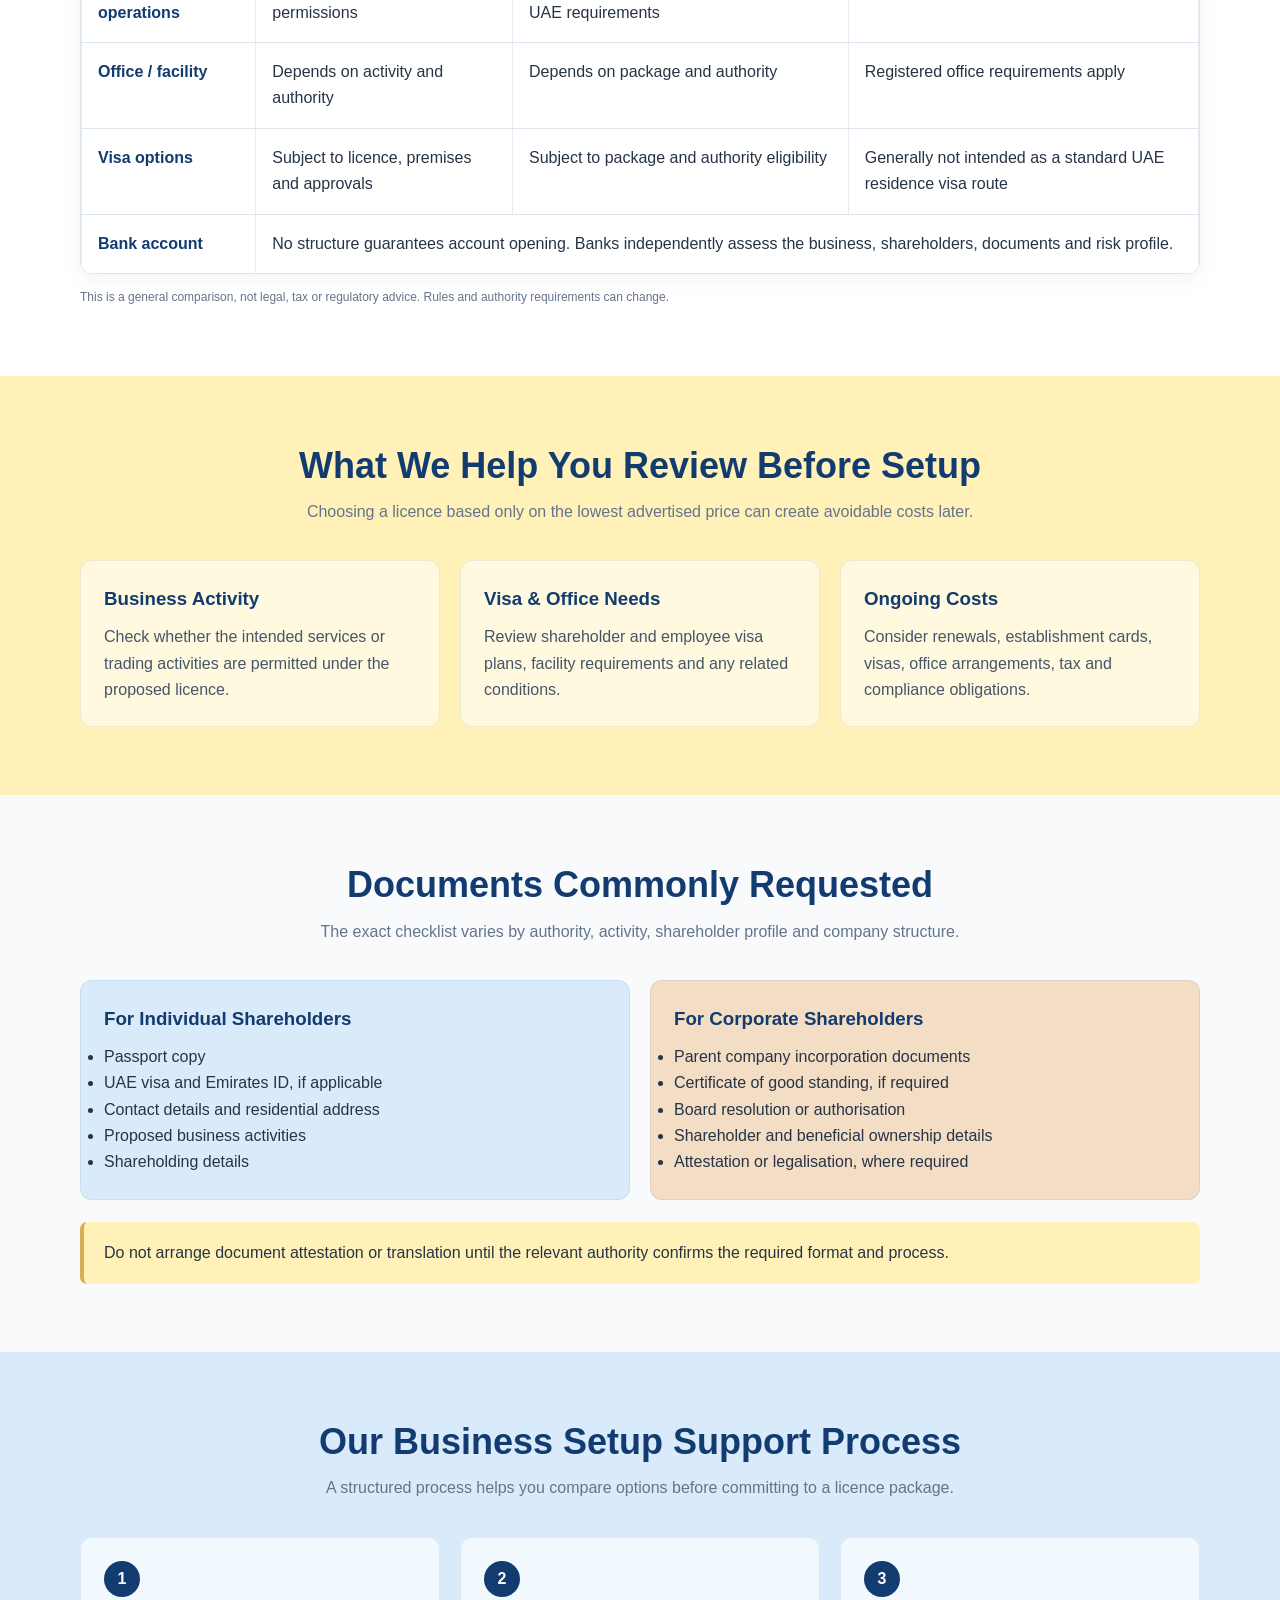
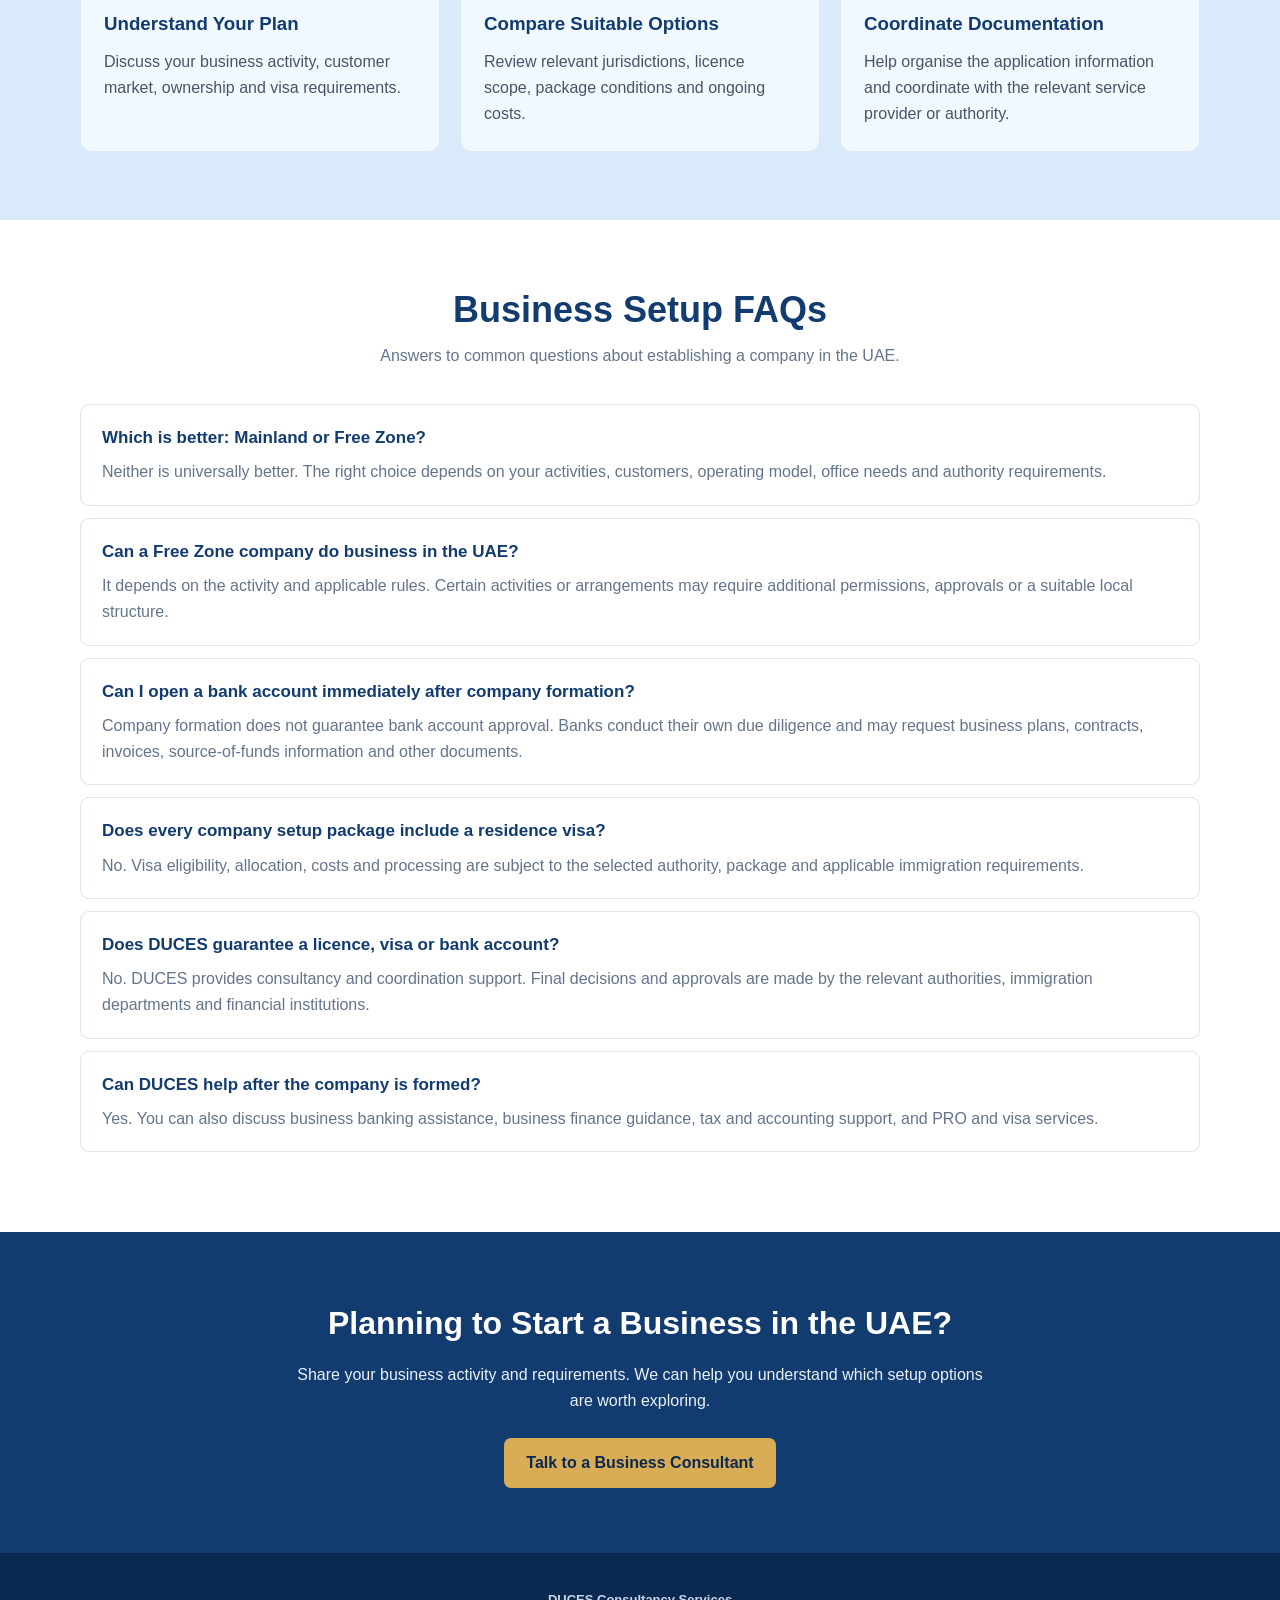
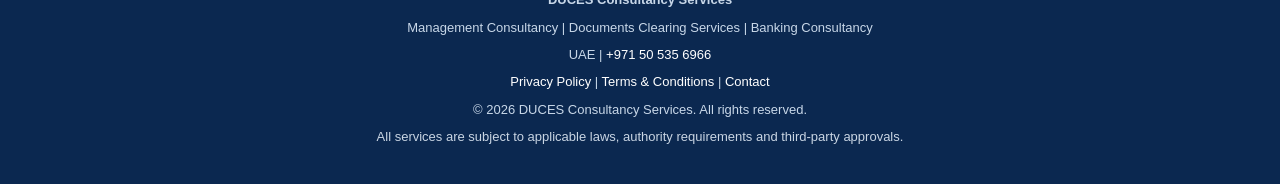
<file: company-formation.html>
<!DOCTYPE html>
<html lang="en">
<head>
  <meta charset="UTF-8">
  <meta name="viewport" content="width=device-width, initial-scale=1.0">
  <meta name="description" content="Explore UAE mainland, free zone and offshore company formation options with DUCES Consultancy Services. Get guidance on business activities, licensing and setup requirements.">
  <title>UAE Business Setup & Company Formation | DUCES</title>
  <link rel="stylesheet" href="css/style.css">

  <style>
    :root {
      --royal:#123B70;
      --navy:#0B2850;
      --blue:#1976B9;
      --gold:#D9AD55;
      --charcoal:#263445;
      --muted:#64748B;
      --white:#FFFFFF;
      --cloud:#F8FAFC;
      --mist:#EDF2F7;
      --border:#DCE4ED;

      --mainland:#F3EBDD;
      --freezone:#EFF4E7;
      --offshore:#EAF1F8;

      --yellow:#FFF1B8;
      --pastel-green:#DDF0D5;
      --sky:#D9EBFA;
      --beige:#F3DDC5;
      --lavender:#E9DFF5;
      --rose:#F5DFE5;
    }

    * { box-sizing:border-box; }
    html { scroll-behavior:smooth; scroll-padding-top:90px; }
    body {
      margin:0;
      color:var(--charcoal);
      background:var(--white);
      font-family:Arial, Helvetica, sans-serif;
      line-height:1.65;
    }
    a { color:inherit; }
    .site-header {
      position:sticky;
      top:0;
      z-index:1000;
      background:var(--white);
      box-shadow:0 2px 14px rgba(11,40,80,.08);
    }
    .nav-container {
      max-width:1180px;
      min-height:76px;
      margin:auto;
      padding:12px 22px;
      display:flex;
      align-items:center;
      justify-content:space-between;
      gap:20px;
    }
    .brand {
      color:var(--royal);
      text-decoration:none;
      font-size:25px;
      font-weight:800;
      letter-spacing:1px;
    }
    .brand small {
      display:block;
      color:var(--muted);
      font-size:10px;
      font-weight:600;
      letter-spacing:2px;
    }
    .nav-menu {
      display:flex;
      align-items:center;
      gap:22px;
      list-style:none;
      margin:0;
      padding:0;
    }
    .nav-menu a {
      color:var(--charcoal);
      text-decoration:none;
      font-size:14px;
      font-weight:700;
    }
    .nav-menu a:hover,
    .nav-menu a:focus { color:var(--blue); }
    .dropdown { position:relative; }
    .dropdown-menu {
      display:none;
      position:absolute;
      top:100%;
      left:0;
      min-width:210px;
      padding:10px;
      margin:0;
      list-style:none;
      background:var(--white);
      box-shadow:0 8px 24px rgba(11,40,80,.14);
      border:1px solid var(--border);
      border-radius:10px;
    }
    .dropdown:hover > .dropdown-menu,
    .dropdown:focus-within > .dropdown-menu,
    .dropdown.open > .dropdown-menu { display:block; }
    .dropdown-menu li a {
      display:block;
      padding:9px 10px;
      border-radius:6px;
    }
    .dropdown-menu li a:hover { background:var(--mist); }
    .menu-toggle {
      display:none;
      border:0;
      background:var(--royal);
      color:var(--white);
      border-radius:7px;
      padding:9px 13px;
      font-size:19px;
      cursor:pointer;
    }

    .container { width:min(1120px, calc(100% - 40px)); margin:auto; }
    .hero {
      padding:85px 20px;
      color:var(--white);
      text-align:center;
      background:linear-gradient(125deg,var(--navy),var(--royal),var(--blue));
    }
    .eyebrow {
      display:inline-block;
      margin-bottom:12px;
      color:var(--gold);
      font-size:12px;
      font-weight:800;
      letter-spacing:2px;
      text-transform:uppercase;
    }
    .hero h1 {
      max-width:850px;
      margin:0 auto 18px;
      font-size:clamp(34px,5vw,54px);
      line-height:1.15;
    }
    .hero p {
      max-width:760px;
      margin:0 auto 28px;
      color:#EAF1F8;
      font-size:17px;
    }
    .button {
      display:inline-block;
      padding:12px 22px;
      border-radius:7px;
      background:var(--gold);
      color:var(--navy);
      text-decoration:none;
      font-weight:800;
    }
    .button-outline {
      display:inline-block;
      padding:11px 21px;
      border:1px solid rgba(255,255,255,.75);
      border-radius:7px;
      color:var(--white);
      text-decoration:none;
      font-weight:700;
      margin-left:8px;
    }
    .section { padding:68px 0; }
    .section-heading { max-width:760px; margin:0 auto 35px; text-align:center; }
    .section-heading h2 {
      margin:0 0 12px;
      color:var(--royal);
      font-size:clamp(27px,3vw,36px);
      line-height:1.2;
    }
    .section-heading p { margin:0; color:var(--muted); }
    .service-section { padding:65px 0; }
    .mainland-bg { background:var(--mainland); }
    .freezone-bg { background:var(--freezone); }
    .offshore-bg { background:var(--offshore); }
    .neutral-bg { background:var(--cloud); }
    .mist-bg { background:var(--mist); }
    .yellow-bg { background:var(--yellow); }
    .green-bg { background:var(--pastel-green); }
    .sky-bg { background:var(--sky); }
    .beige-bg { background:var(--beige); }
    .lavender-bg { background:var(--lavender); }
    .rose-bg { background:var(--rose); }

    .service-layout {
      display:grid;
      grid-template-columns:1.15fr .85fr;
      gap:35px;
      align-items:center;
    }
    .service-copy h2 {
      color:var(--royal);
      font-size:34px;
      line-height:1.2;
      margin:0 0 15px;
    }
    .service-copy p { color:#465568; }
    .service-copy ul { padding-left:20px; }
    .service-copy li { margin:7px 0; }
    .info-card {
      padding:27px;
      background:rgba(255,255,255,.88);
      border:1px solid rgba(18,59,112,.10);
      border-radius:13px;
      box-shadow:0 8px 24px rgba(11,40,80,.06);
    }
    .info-card h3 { color:var(--royal); margin-top:0; }
    .info-card ul { padding-left:19px; margin-bottom:0; }
    .info-card li { margin:8px 0; }
    .tag {
      display:inline-block;
      margin:0 6px 8px 0;
      padding:5px 10px;
      border-radius:20px;
      background:var(--white);
      color:var(--royal);
      font-size:12px;
      font-weight:700;
    }
    .grid-3 {
      display:grid;
      grid-template-columns:repeat(3,1fr);
      gap:20px;
    }
    .grid-2 {
      display:grid;
      grid-template-columns:repeat(2,1fr);
      gap:20px;
    }
    .pastel-card {
      height:100%;
      padding:23px;
      border-radius:12px;
      border:1px solid rgba(18,59,112,.08);
    }
    .pastel-card h3 { margin:0 0 9px; color:var(--royal); }
    .pastel-card p { margin:0; color:#465568; }
    .comparison-wrap {
      overflow-x:auto;
      background:var(--white);
      border:1px solid var(--border);
      border-radius:12px;
      box-shadow:0 6px 20px rgba(11,40,80,.05);
    }
    table {
      width:100%;
      border-collapse:collapse;
      min-width:650px;
    }
    th,td {
      padding:16px;
      text-align:left;
      vertical-align:top;
      border-bottom:1px solid var(--border);
    }
    th { background:var(--navy); color:var(--white); }
    td:first-child { font-weight:700; color:var(--royal); }
    tr:last-child td { border-bottom:0; }
    .notice {
      margin-top:22px;
      padding:18px 20px;
      border-left:4px solid var(--gold);
      border-radius:7px;
      background:var(--yellow);
      color:var(--charcoal);
    }
    .step-number {
      display:inline-flex;
      width:36px;
      height:36px;
      align-items:center;
      justify-content:center;
      border-radius:50%;
      background:var(--royal);
      color:var(--white);
      font-weight:800;
      margin-bottom:12px;
    }
    .faq-item {
      padding:19px 21px;
      margin-bottom:12px;
      background:var(--white);
      border:1px solid var(--border);
      border-radius:9px;
    }
    .faq-item h3 { margin:0 0 7px; color:var(--royal); font-size:17px; }
    .faq-item p { margin:0; color:var(--muted); }
    .cta {
      padding:65px 20px;
      text-align:center;
      background:var(--royal);
      color:var(--white);
    }
    .cta h2 { margin:0 0 12px; font-size:32px; }
    .cta p { max-width:700px; margin:0 auto 23px; color:#EAF1F8; }
    .site-footer {
      padding:30px 20px;
      background:var(--navy);
      color:#EAF1F8;
      text-align:center;
    }
    .site-footer p { margin:6px 0; font-size:13px; }
    .site-footer a { color:var(--white); text-decoration:none; }
    .disclaimer { font-size:12px; color:var(--muted); }

    @media(max-width:900px) {
      .menu-toggle { display:block; }
      .nav-menu {
        display:none;
        position:absolute;
        top:100%;
        left:0;
        right:0;
        padding:15px 22px 22px;
        background:var(--white);
        box-shadow:0 10px 15px rgba(11,40,80,.10);
        align-items:stretch;
        flex-direction:column;
        gap:0;
      }
      .nav-menu.is-open { display:flex; }
      .nav-menu > li { padding:10px 0; }
      .dropdown-menu {
        position:static;
        box-shadow:none;
        border:0;
        padding:7px 0 0 14px;
      }
      .service-layout { grid-template-columns:1fr; }
      .grid-3 { grid-template-columns:1fr 1fr; }
    }
    @media(max-width:600px) {
      .hero { padding:65px 15px; }
      .hero p { font-size:15px; }
      .button-outline { margin:10px 0 0; }
      .section,.service-section { padding:48px 0; }
      .grid-3,.grid-2 { grid-template-columns:1fr; }
      .service-copy h2 { font-size:29px; }
      .container { width:min(100% - 30px,1120px); }
    }
  </style>
</head>

<body>

<header class="site-header">
  <nav class="nav-container" aria-label="Main navigation">
    <a class="brand" href="index.html">
      DUCES
      <small>CONSULTANCY SERVICES</small>
    </a>

    <button class="menu-toggle" type="button" aria-label="Open navigation menu" aria-expanded="false">☰</button>

    <ul class="nav-menu">
      <li><a href="index.html">Home</a></li>
      <li class="dropdown">
        <a href="company-formation.html">Business Setup ▾</a>
        <ul class="dropdown-menu">
          <li><a href="#mainland">Mainland Company</a></li>
          <li><a href="#free-zone">Free Zone Company</a></li>
          <li><a href="#offshore">Offshore Company</a></li>
        </ul>
      </li>
      <li><a href="business-banking.html">Business Banking</a></li>
      <li><a href="business-loan.html">Business Loans</a></li>
      <li><a href="taxation-accounting.html">Tax & Accounting</a></li>
      <li><a href="pro-visa-services.html">PRO & Visa</a></li>
      <li><a href="about.html">About</a></li>
      <li><a href="contact.html">Contact</a></li>
    </ul>
  </nav>
</header>

<main>
  <section class="hero">
    <span class="eyebrow">UAE Business Setup Advisory</span>
    <h1>Start Your Business in the UAE with the Right Setup</h1>
    <p>
      Explore Mainland, Free Zone and Offshore company structures.
      DUCES helps you understand your options, documentation and setup process
      before you make a decision.
    </p>
    <a class="button" href="https://wa.me/971505356966?text=Hello%20DUCES%2C%20I%20need%20guidance%20on%20UAE%20company%20formation.">Discuss Your Business Setup</a>
    <a class="button-outline" href="#compare-options">Compare Options</a>
  </section>

  <section class="section neutral-bg">
    <div class="container">
      <div class="section-heading">
        <h2>Choose the Right UAE Business Structure</h2>
        <p>
          Your business activity, target customers, ownership plans, office needs
          and visa requirements should guide the choice of jurisdiction.
        </p>
      </div>
      <div class="grid-3">
        <div class="pastel-card mainland-bg">
          <h3>Mainland</h3>
          <p>For businesses looking to operate in the UAE local market, subject to the relevant activity and regulatory requirements.</p>
        </div>
        <div class="pastel-card freezone-bg">
          <h3>Free Zone</h3>
          <p>For businesses considering a free zone authority, its permitted activities, facilities and licence packages.</p>
        </div>
        <div class="pastel-card offshore-bg">
          <h3>Offshore</h3>
          <p>For suitable holding, investment or international structuring purposes where permitted. Not a standard UAE operating licence.</p>
        </div>
      </div>
    </div>
  </section>

  <section class="service-section mainland-bg" id="mainland">
    <div class="container service-layout">
      <div class="service-copy">
        <span class="tag">UAE Local Market</span>
        <h2>Mainland Company Formation</h2>
        <p>
          A Mainland licence may suit businesses that intend to serve customers
          across the UAE and operate within the scope of their approved activities.
        </p>
        <ul>
          <li>Review of proposed business activities</li>
          <li>Guidance on the relevant licensing authority</li>
          <li>Trade name and initial approval guidance</li>
          <li>Office or premises requirements, where applicable</li>
          <li>Licence documentation and establishment process guidance</li>
          <li>Visa and post-licensing requirement guidance</li>
        </ul>
        <a class="button" href="https://wa.me/971505356966?text=Hello%20DUCES%2C%20I%20am%20interested%20in%20Mainland%20company%20formation.">Enquire About Mainland</a>
      </div>
      <div class="info-card">
        <h3>When to consider Mainland</h3>
        <ul>
          <li>You plan to serve customers in the UAE local market.</li>
          <li>Your activity requires a specific Mainland licence.</li>
          <li>You need premises or operational arrangements under the relevant authority.</li>
          <li>You want to assess eligibility for government or private-sector contracts.</li>
        </ul>
        <div class="notice">
          The exact activity, approvals, ownership rules and premises requirements
          depend on the business and the relevant authority.
        </div>
      </div>
    </div>
  </section>

  <section class="service-section freezone-bg" id="free-zone">
    <div class="container service-layout">
      <div class="service-copy">
        <span class="tag">Free Zone Authority</span>
        <h2>Free Zone Company Formation</h2>
        <p>
          A Free Zone setup may be suitable for entrepreneurs, consultants,
          trading businesses and service providers whose activities fit the
          selected authority's permitted business categories.
        </p>
        <ul>
          <li>Free zone and activity comparison</li>
          <li>Licence package and facility guidance</li>
          <li>Shareholder and company structure guidance</li>
          <li>Visa package options, where available</li>
          <li>Application and document coordination</li>
          <li>Post-licensing banking and compliance guidance</li>
        </ul>
        <a class="button" href="https://wa.me/971505356966?text=Hello%20DUCES%2C%20I%20am%20interested%20in%20Free%20Zone%20company%20formation.">Enquire About Free Zone</a>
      </div>
      <div class="info-card">
        <h3>Free Zone options to explore</h3>
        <p>Depending on your activity and requirements, you may compare authorities such as:</p>
        <span class="tag">RAKEZ</span>
        <span class="tag">Ajman Free Zone</span>
        <span class="tag">Dubai Free Zones</span>
        <ul>
          <li>Permitted activities and licence scope</li>
          <li>Flexi-desk, shared facility or office options</li>
          <li>Visa allocation and eligibility</li>
          <li>Renewal costs and ongoing obligations</li>
        </ul>
        <p class="disclaimer">Package availability and conditions must be confirmed with the relevant free zone authority.</p>
      </div>
    </div>
  </section>

  <section class="service-section offshore-bg" id="offshore">
    <div class="container service-layout">
      <div class="service-copy">
        <span class="tag">International Structuring</span>
        <h2>Offshore Company Formation</h2>
        <p>
          Offshore structures may be considered for specific international
          holding, investment or asset-structuring objectives, subject to the
          rules of the chosen jurisdiction and the nature of the proposed activity.
        </p>
        <ul>
          <li>Initial suitability discussion</li>
          <li>Jurisdiction and structure considerations</li>
          <li>Shareholder and beneficial ownership documentation guidance</li>
          <li>Registered agent and registered office requirements</li>
          <li>Compliance and ongoing obligations overview</li>
        </ul>
        <a class="button" href="https://wa.me/971505356966?text=Hello%20DUCES%2C%20I%20would%20like%20to%20discuss%20an%20Offshore%20company%20structure.">Discuss Offshore Options</a>
      </div>
      <div class="info-card">
        <h3>Important Offshore considerations</h3>
        <ul>
          <li>An offshore company is not automatically authorised to conduct ordinary business inside the UAE.</li>
          <li>Visa eligibility and local operating rights may be restricted.</li>
          <li>Banking is subject to independent bank due diligence and approval.</li>
          <li>Tax, reporting and economic substance obligations must be reviewed for the relevant jurisdiction.</li>
        </ul>
        <div class="notice">
          Offshore incorporation should be assessed against your actual business
          purpose. It is not a substitute for a Mainland or Free Zone operating licence.
        </div>
      </div>
    </div>
  </section>

  <section class="section" id="compare-options">
    <div class="container">
      <div class="section-heading">
        <h2>Mainland vs Free Zone vs Offshore</h2>
        <p>Use this overview as a starting point. Final eligibility and requirements depend on the activity and authority.</p>
      </div>
      <div class="comparison-wrap">
        <table>
          <thead>
            <tr>
              <th>Consideration</th>
              <th>Mainland</th>
              <th>Free Zone</th>
              <th>Offshore</th>
            </tr>
          </thead>
          <tbody>
            <tr>
              <td>Typical purpose</td>
              <td>UAE local market operations</td>
              <td>Activities permitted by the selected free zone</td>
              <td>Holding or international structuring purposes</td>
            </tr>
            <tr>
              <td>Licensing authority</td>
              <td>Relevant Emirate licensing authority</td>
              <td>Selected Free Zone authority</td>
              <td>Relevant offshore registry or authority</td>
            </tr>
            <tr>
              <td>UAE local operations</td>
              <td>Subject to licence and activity permissions</td>
              <td>Subject to free zone rules and applicable UAE requirements</td>
              <td>Not generally a local operating licence</td>
            </tr>
            <tr>
              <td>Office / facility</td>
              <td>Depends on activity and authority</td>
              <td>Depends on package and authority</td>
              <td>Registered office requirements apply</td>
            </tr>
            <tr>
              <td>Visa options</td>
              <td>Subject to licence, premises and approvals</td>
              <td>Subject to package and authority eligibility</td>
              <td>Generally not intended as a standard UAE residence visa route</td>
            </tr>
            <tr>
              <td>Bank account</td>
              <td colspan="3">No structure guarantees account opening. Banks independently assess the business, shareholders, documents and risk profile.</td>
            </tr>
          </tbody>
        </table>
      </div>
      <p class="disclaimer" style="margin-top:14px;">
        This is a general comparison, not legal, tax or regulatory advice. Rules and authority requirements can change.
      </p>
    </div>
  </section>

  <section class="section yellow-bg">
    <div class="container">
      <div class="section-heading">
        <h2>What We Help You Review Before Setup</h2>
        <p>Choosing a licence based only on the lowest advertised price can create avoidable costs later.</p>
      </div>
      <div class="grid-3">
        <div class="pastel-card" style="background:#FFF9DF;">
          <h3>Business Activity</h3>
          <p>Check whether the intended services or trading activities are permitted under the proposed licence.</p>
        </div>
        <div class="pastel-card" style="background:#FFF9DF;">
          <h3>Visa & Office Needs</h3>
          <p>Review shareholder and employee visa plans, facility requirements and any related conditions.</p>
        </div>
        <div class="pastel-card" style="background:#FFF9DF;">
          <h3>Ongoing Costs</h3>
          <p>Consider renewals, establishment cards, visas, office arrangements, tax and compliance obligations.</p>
        </div>
      </div>
    </div>
  </section>

  <section class="section neutral-bg">
    <div class="container">
      <div class="section-heading">
        <h2>Documents Commonly Requested</h2>
        <p>The exact checklist varies by authority, activity, shareholder profile and company structure.</p>
      </div>
      <div class="grid-2">
        <div class="pastel-card sky-bg">
          <h3>For Individual Shareholders</h3>
          <ul>
            <li>Passport copy</li>
            <li>UAE visa and Emirates ID, if applicable</li>
            <li>Contact details and residential address</li>
            <li>Proposed business activities</li>
            <li>Shareholding details</li>
          </ul>
        </div>
        <div class="pastel-card beige-bg">
          <h3>For Corporate Shareholders</h3>
          <ul>
            <li>Parent company incorporation documents</li>
            <li>Certificate of good standing, if required</li>
            <li>Board resolution or authorisation</li>
            <li>Shareholder and beneficial ownership details</li>
            <li>Attestation or legalisation, where required</li>
          </ul>
        </div>
      </div>
      <div class="notice">
        Do not arrange document attestation or translation until the relevant
        authority confirms the required format and process.
      </div>
    </div>
  </section>

  <section class="section sky-bg">
    <div class="container">
      <div class="section-heading">
        <h2>Our Business Setup Support Process</h2>
        <p>A structured process helps you compare options before committing to a licence package.</p>
      </div>
      <div class="grid-3">
        <div class="pastel-card" style="background:#F1F8FE;">
          <span class="step-number">1</span>
          <h3>Understand Your Plan</h3>
          <p>Discuss your business activity, customer market, ownership and visa requirements.</p>
        </div>
        <div class="pastel-card" style="background:#F1F8FE;">
          <span class="step-number">2</span>
          <h3>Compare Suitable Options</h3>
          <p>Review relevant jurisdictions, licence scope, package conditions and ongoing costs.</p>
        </div>
        <div class="pastel-card" style="background:#F1F8FE;">
          <span class="step-number">3</span>
          <h3>Coordinate Documentation</h3>
          <p>Help organise the application information and coordinate with the relevant service provider or authority.</p>
        </div>
      </div>
    </div>
  </section>

  <section class="section">
    <div class="container">
      <div class="section-heading">
        <h2>Business Setup FAQs</h2>
        <p>Answers to common questions about establishing a company in the UAE.</p>
      </div>

      <div class="faq-item">
        <h3>Which is better: Mainland or Free Zone?</h3>
        <p>Neither is universally better. The right choice depends on your activities, customers, operating model, office needs and authority requirements.</p>
      </div>
      <div class="faq-item">
        <h3>Can a Free Zone company do business in the UAE?</h3>
        <p>It depends on the activity and applicable rules. Certain activities or arrangements may require additional permissions, approvals or a suitable local structure.</p>
      </div>
      <div class="faq-item">
        <h3>Can I open a bank account immediately after company formation?</h3>
        <p>Company formation does not guarantee bank account approval. Banks conduct their own due diligence and may request business plans, contracts, invoices, source-of-funds information and other documents.</p>
      </div>
      <div class="faq-item">
        <h3>Does every company setup package include a residence visa?</h3>
        <p>No. Visa eligibility, allocation, costs and processing are subject to the selected authority, package and applicable immigration requirements.</p>
      </div>
      <div class="faq-item">
        <h3>Does DUCES guarantee a licence, visa or bank account?</h3>
        <p>No. DUCES provides consultancy and coordination support. Final decisions and approvals are made by the relevant authorities, immigration departments and financial institutions.</p>
      </div>
      <div class="faq-item">
        <h3>Can DUCES help after the company is formed?</h3>
        <p>Yes. You can also discuss business banking assistance, business finance guidance, tax and accounting support, and PRO and visa services.</p>
      </div>
    </div>
  </section>

  <section class="cta">
    <div class="container">
      <h2>Planning to Start a Business in the UAE?</h2>
      <p>Share your business activity and requirements. We can help you understand which setup options are worth exploring.</p>
      <a class="button" href="https://wa.me/971505356966?text=Hello%20DUCES%2C%20I%20want%20to%20discuss%20starting%20a%20business%20in%20the%20UAE.">Talk to a Business Consultant</a>
    </div>
  </section>
</main>

<footer class="site-footer">
  <p><strong>DUCES Consultancy Services</strong></p>
  <p>Management Consultancy | Documents Clearing Services | Banking Consultancy</p>
  <p>UAE | <a href="tel:+971505356966">+971 50 535 6966</a></p>
  <p>
    <a href="privacy-policy.html">Privacy Policy</a> |
    <a href="terms-and-conditions.html">Terms & Conditions</a> |
    <a href="contact.html">Contact</a>
  </p>
  <p>© <span data-current-year>2026</span> DUCES Consultancy Services. All rights reserved.</p>
  <p class="disclaimer" style="color:#C9D5E3;">All services are subject to applicable laws, authority requirements and third-party approvals.</p>
</footer>

<script src="js/script.js"></script>
</body>
</html>
</file>
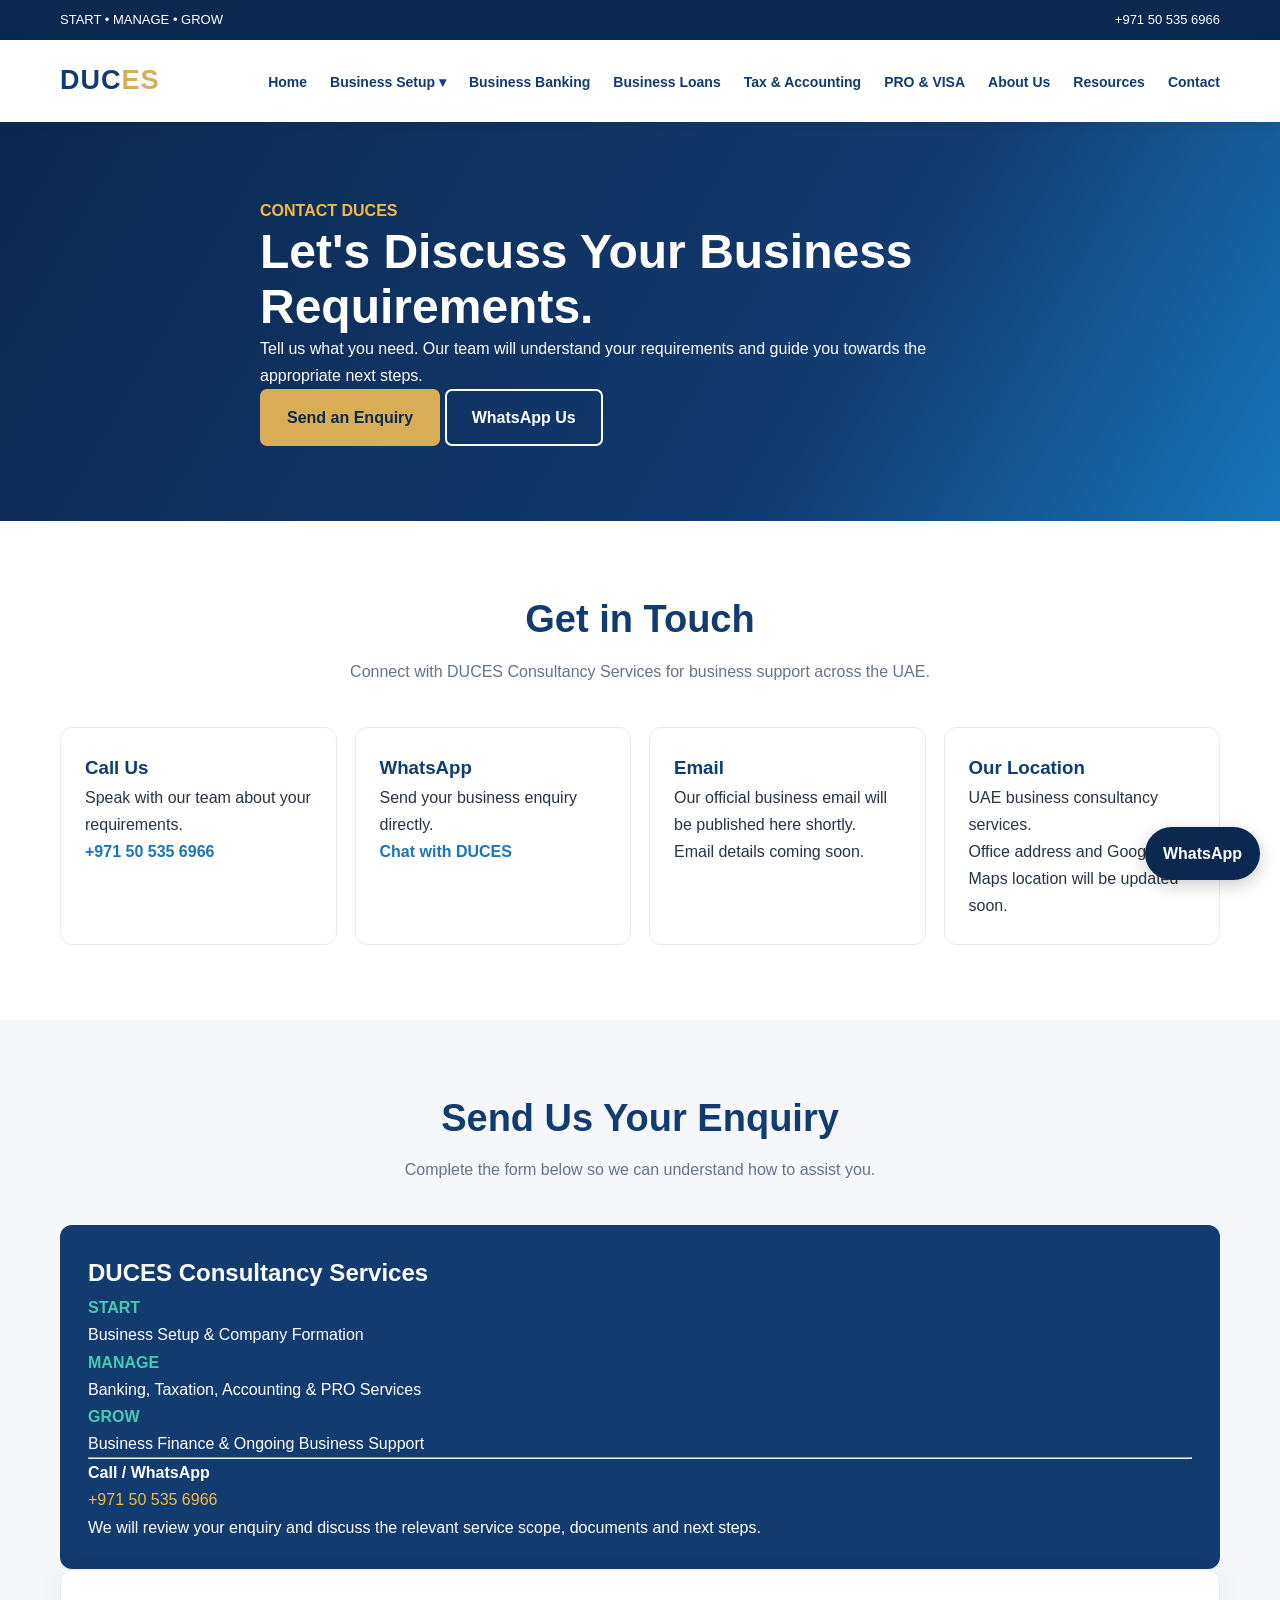
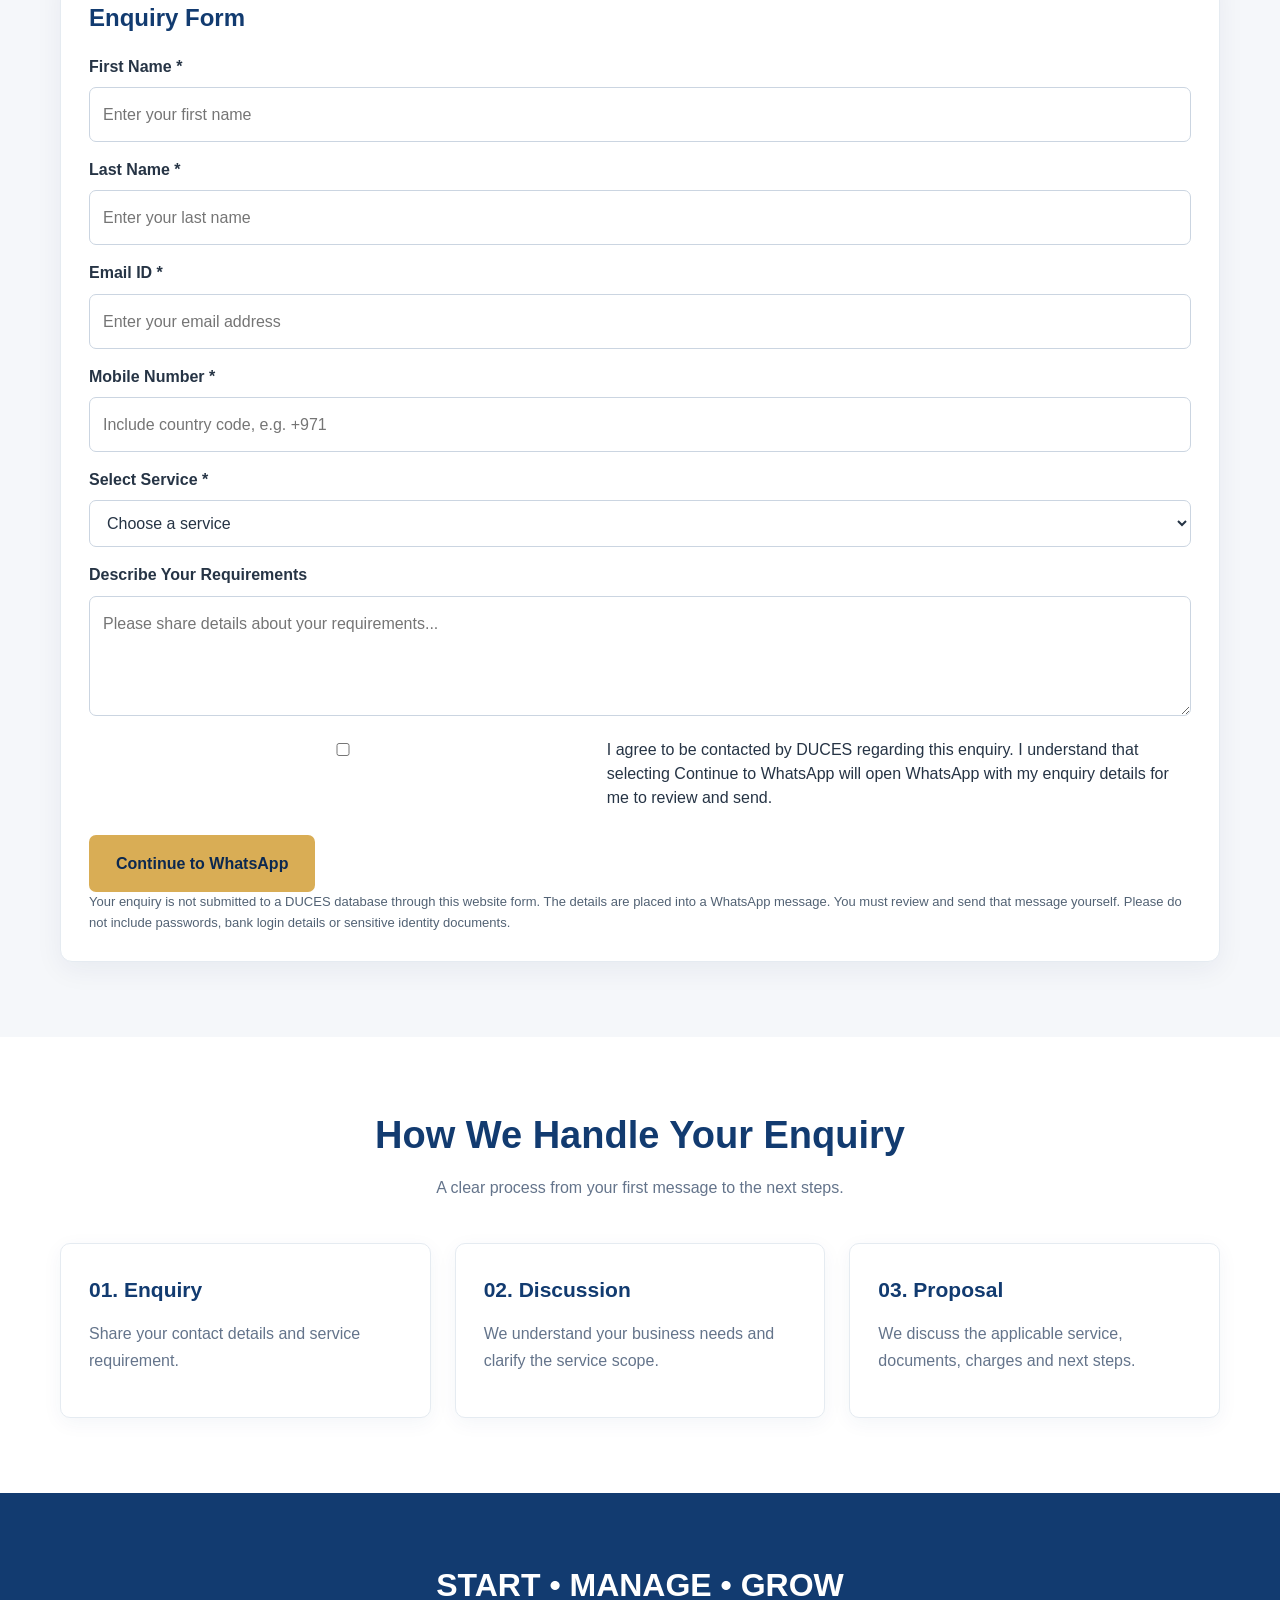
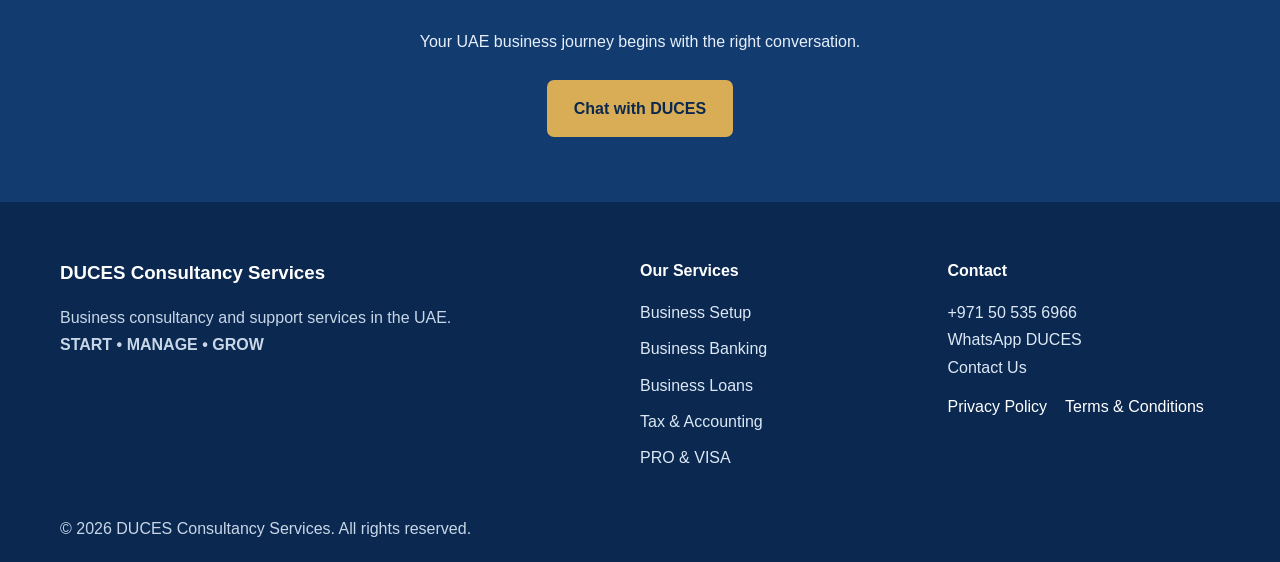
<file: contact.html>
<!DOCTYPE html>
<html lang="en">
<head>
<meta charset="UTF-8">
<meta name="viewport" content="width=device-width, initial-scale=1.0">
<title>Contact DUCES | UAE Business Consultancy</title>
<meta name="description" content="Contact DUCES Consultancy Services for UAE business setup, banking, business finance, taxation, accounting and PRO visa assistance.">
<meta name="theme-color" content="#123B70">
<link rel="stylesheet" href="css/style.css">
<script src="js/script.js" defer></script>

<style>
.contact-page-hero {
  background: linear-gradient(120deg, #0B2850, #123B70 65%, #1976B9);
  color: #fff;
  padding: 75px 20px;
}
.contact-page-hero h1 {
  max-width: 760px;
  font-size: clamp(32px, 5vw, 48px);
  line-height: 1.15;
}
.contact-page-hero p {
  max-width: 680px;
  line-height: 1.7;
}
.contact-page-hero .text-gold {
  color: #F4B942;
}
.contact-cards {
  display: grid;
  grid-template-columns: repeat(4, minmax(0, 1fr));
  gap: 18px;
}
.contact-card {
  padding: 24px;
  border: 1px solid #E5EBF1;
  border-radius: 12px;
  background: #fff;
  overflow-wrap: anywhere;
}
.contact-card h3 {
  color: #123B70;
  margin-top: 0;
}
.contact-card a {
  color: #1976B9;
  font-weight: 600;
}
.contact-layout {
  align-items: start;
}
.contact-info {
  background: #123B70;
  color: #fff;
  padding: 28px;
  border-radius: 12px;
}
.contact-info h2 {
  color: #fff;
}
.contact-info a {
  color: #F4B942;
}
.contact-info p {
  line-height: 1.7;
}
.contact-info .contact-highlight {
  color: #48C9B0;
  font-weight: 700;
}
#enquiryForm {
  background: #fff;
  border: 1px solid #E5EBF1;
  border-radius: 12px;
  padding: 28px;
  box-shadow: 0 8px 28px rgba(11,40,80,.06);
}
#enquiryForm h2 {
  color: #123B70;
  margin-top: 0;
}
#enquiryForm label {
  display: block;
  margin: 14px 0 7px;
  font-weight: 600;
  color: #263445;
}
#enquiryForm input:not([type="checkbox"]),
#enquiryForm select,
#enquiryForm textarea {
  width: 100%;
  padding: 13px;
  border: 1px solid #CBD5E1;
  border-radius: 7px;
  font: inherit;
  box-sizing: border-box;
  background: #fff;
}
#enquiryForm textarea {
  min-height: 120px;
  resize: vertical;
}
#enquiryForm input:focus,
#enquiryForm select:focus,
#enquiryForm textarea:focus {
  outline: 2px solid #48C9B0;
  border-color: #1976B9;
}
#enquiryForm .consent-label {
  display: flex;
  gap: 10px;
  align-items: flex-start;
  font-weight: 400;
  line-height: 1.5;
}
#enquiryForm .consent-label input {
  margin-top: 5px;
}
#enquiryForm button {
  margin-top: 18px;
  cursor: pointer;
}
.form-note {
  color: #526274;
  font-size: 13px;
  line-height: 1.6;
}
.footer-legal-links {
  display: flex;
  flex-wrap: wrap;
  gap: 18px;
  margin: 12px 0;
}
.footer-legal-links a {
  color: inherit;
}
@media (max-width: 900px) {
  .contact-cards {
    grid-template-columns: repeat(2, minmax(0, 1fr));
  }
}
@media (max-width: 600px) {
  .contact-cards {
    grid-template-columns: 1fr;
  }
  .contact-page-hero {
    padding: 55px 18px;
  }
  #enquiryForm,
  .contact-info {
    padding: 20px;
  }
}
</style>
</head>

<body>

<div class="top-bar">
  <div class="container">
    <span>START • MANAGE • GROW</span>
    <a href="tel:+971505356966">+971 50 535 6966</a>
  </div>
</div>

<header class="site-header">
  <div class="container nav-container">
    <a class="site-logo" href="index.html">DUC<span>ES</span></a>
    <button class="menu-toggle" id="menuToggle" aria-label="Open menu" aria-expanded="false">☰</button>
    <nav>
      <ul class="nav-menu" id="navMenu">
        <li><a href="index.html">Home</a></li>
        <li class="dropdown">
          <a href="company-formation.html">Business Setup ▾</a>
          <ul class="dropdown-menu">
            <li><a href="company-formation.html#mainland">Mainland</a></li>
            <li><a href="company-formation.html#freezone">Free Zone</a></li>
            <li><a href="company-formation.html#offshore">Offshore</a></li>
          </ul>
        </li>
        <li><a href="business-banking.html">Business Banking</a></li>
        <li><a href="business-loan.html">Business Loans</a></li>
        <li><a href="taxation-accounting.html">Tax & Accounting</a></li>
        <li><a href="pro-visa-services.html">PRO & VISA</a></li>
        <li><a href="about.html">About Us</a></li>
        <li><a href="resources.html">Resources</a></li>
        <li><a href="contact.html" aria-current="page">Contact</a></li>
      </ul>
    </nav>
  </div>
</header>

<main>

<section class="contact-page-hero">
  <div class="container hero-content">
    <p class="text-gold"><strong>CONTACT DUCES</strong></p>
    <h1>Let's Discuss Your Business Requirements.</h1>
    <p>
      Tell us what you need. Our team will understand your requirements
      and guide you towards the appropriate next steps.
    </p>
    <a class="btn btn-primary" href="#enquiry">Send an Enquiry</a>
    <a class="btn btn-outline"
       href="https://wa.me/971505356966"
       target="_blank" rel="noopener">WhatsApp Us</a>
  </div>
</section>

<section class="section">
  <div class="container section-heading">
    <h2>Get in Touch</h2>
    <p>Connect with DUCES Consultancy Services for business support across the UAE.</p>
  </div>

  <div class="container contact-cards">

    <article class="contact-card">
      <h3>Call Us</h3>
      <p>Speak with our team about your requirements.</p>
      <p><a href="tel:+971505356966">+971 50 535 6966</a></p>
    </article>

    <article class="contact-card">
      <h3>WhatsApp</h3>
      <p>Send your business enquiry directly.</p>
      <p>
        <a href="https://wa.me/971505356966"
           target="_blank" rel="noopener">Chat with DUCES</a>
      </p>
    </article>

    <article class="contact-card">
      <h3>Email</h3>
      <p>Our official business email will be published here shortly.</p>
      <p>Email details coming soon.</p>
    </article>

    <article class="contact-card">
      <h3>Our Location</h3>
      <p>UAE business consultancy services.</p>
      <p>Office address and Google Maps location will be updated soon.</p>
    </article>

  </div>
</section>

<section class="section section-light" id="enquiry">
  <div class="container section-heading">
    <h2>Send Us Your Enquiry</h2>
    <p>Complete the form below so we can understand how to assist you.</p>
  </div>

  <div class="container contact-layout">

    <div class="contact-info">
      <h2>DUCES Consultancy Services</h2>

      <p class="contact-highlight">START</p>
      <p>Business Setup & Company Formation</p>

      <p class="contact-highlight">MANAGE</p>
      <p>Banking, Taxation, Accounting & PRO Services</p>

      <p class="contact-highlight">GROW</p>
      <p>Business Finance & Ongoing Business Support</p>

      <hr>

      <p><strong>Call / WhatsApp</strong><br>
        <a href="tel:+971505356966">+971 50 535 6966</a>
      </p>

      <p>
        We will review your enquiry and discuss the relevant service
        scope, documents and next steps.
      </p>
    </div>

    <form id="enquiryForm">
      <h2>Enquiry Form</h2>

      <label for="firstName">First Name *</label>
      <input
        type="text"
        id="firstName"
        name="firstName"
        placeholder="Enter your first name"
        autocomplete="given-name"
        required>

      <label for="lastName">Last Name *</label>
      <input
        type="text"
        id="lastName"
        name="lastName"
        placeholder="Enter your last name"
        autocomplete="family-name"
        required>

      <label for="email">Email ID *</label>
      <input
        type="email"
        id="email"
        name="email"
        placeholder="Enter your email address"
        autocomplete="email"
        required>

      <label for="mobile">Mobile Number *</label>
      <input
        type="tel"
        id="mobile"
        name="mobile"
        placeholder="Include country code, e.g. +971"
        autocomplete="tel"
        required>

      <label for="service">Select Service *</label>
      <select id="service" name="service" required>
        <option value="">Choose a service</option>
        <option value="Business Setup & Company Formation">Business Setup & Company Formation</option>
        <option value="Business Banking Assistance">Business Banking Assistance</option>
        <option value="Business Loan Assistance">Business Loan Assistance</option>
        <option value="Taxation & Accounting">Taxation & Accounting</option>
        <option value="PRO & VISA Services">PRO & VISA Services</option>
        <option value="General Business Consultancy">General Business Consultancy</option>
        <option value="Other Enquiry">Other Enquiry</option>
      </select>

      <label for="description">Describe Your Requirements</label>
      <textarea
        id="description"
        name="description"
        placeholder="Please share details about your requirements..."></textarea>

      <label class="consent-label" for="consent">
        <input type="checkbox" id="consent" name="consent" required>
        <span>
          I agree to be contacted by DUCES regarding this enquiry.
          I understand that selecting Continue to WhatsApp will open
          WhatsApp with my enquiry details for me to review and send.
        </span>
      </label>

      <button type="submit" class="btn btn-primary">
        Continue to WhatsApp
      </button>

      <p class="form-note">
        Your enquiry is not submitted to a DUCES database through this
        website form. The details are placed into a WhatsApp message.
        You must review and send that message yourself. Please do not
        include passwords, bank login details or sensitive identity documents.
      </p>
    </form>

  </div>
</section>

<section class="section">
  <div class="container section-heading">
    <h2>How We Handle Your Enquiry</h2>
    <p>A clear process from your first message to the next steps.</p>
  </div>

  <div class="container card-grid">
    <article class="card">
      <h3>01. Enquiry</h3>
      <p>Share your contact details and service requirement.</p>
    </article>

    <article class="card">
      <h3>02. Discussion</h3>
      <p>We understand your business needs and clarify the service scope.</p>
    </article>

    <article class="card">
      <h3>03. Proposal</h3>
      <p>We discuss the applicable service, documents, charges and next steps.</p>
    </article>
  </div>
</section>

<section class="cta-section">
  <div class="container">
    <h2>START • MANAGE • GROW</h2>
    <p>Your UAE business journey begins with the right conversation.</p>
    <a class="btn btn-primary"
       href="https://wa.me/971505356966"
       target="_blank" rel="noopener">Chat with DUCES</a>
  </div>
</section>

</main>

<footer class="site-footer">
  <div class="container footer-grid">

    <div>
      <h3>DUCES Consultancy Services</h3>
      <p>Business consultancy and support services in the UAE.</p>
      <p><strong>START • MANAGE • GROW</strong></p>
    </div>

    <div>
      <h4>Our Services</h4>
      <ul>
        <li><a href="company-formation.html">Business Setup</a></li>
        <li><a href="business-banking.html">Business Banking</a></li>
        <li><a href="business-loan.html">Business Loans</a></li>
        <li><a href="taxation-accounting.html">Tax & Accounting</a></li>
        <li><a href="pro-visa-services.html">PRO & VISA</a></li>
      </ul>
    </div>

    <div>
      <h4>Contact</h4>
      <p><a href="tel:+971505356966">+971 50 535 6966</a></p>
      <p>
        <a href="https://wa.me/971505356966"
           target="_blank" rel="noopener">WhatsApp DUCES</a>
      </p>
      <p><a href="contact.html">Contact Us</a></p>
      <div class="footer-legal-links">
        <a href="privacy-policy.html">Privacy Policy</a>
        <a href="terms-and-conditions.html">Terms & Conditions</a>
      </div>
    </div>

  </div>

  <div class="container">
    <p>© <span data-current-year>2026</span> DUCES Consultancy Services. All rights reserved.</p>
  </div>
</footer>

<a class="whatsapp-float"
   href="https://wa.me/971505356966"
   target="_blank" rel="noopener">WhatsApp</a>

<script>
(function () {
  const form = document.getElementById("enquiryForm");

  if (!form) return;

  form.addEventListener("submit", function (event) {
    event.preventDefault();

    if (!form.reportValidity()) return;

    const firstName = document.getElementById("firstName").value.trim();
    const lastName = document.getElementById("lastName").value.trim();
    const email = document.getElementById("email").value.trim();
    const mobile = document.getElementById("mobile").value.trim();
    const service = document.getElementById("service").value;
    const description = document.getElementById("description").value.trim();

    const message = [
      "Hello DUCES Consultancy Services,",
      "",
      "Website Enquiry",
      "First Name: " + firstName,
      "Last Name: " + lastName,
      "Email: " + email,
      "Mobile: " + mobile,
      "Service: " + service,
      "Requirements: " + (description || "Not provided")
    ].join("\n");

    const whatsappURL =
      "https://wa.me/971505356966?text=" +
      encodeURIComponent(message);

    window.open(whatsappURL, "_blank", "noopener");
  });
})();
</script>

</body>
</html>
</file>
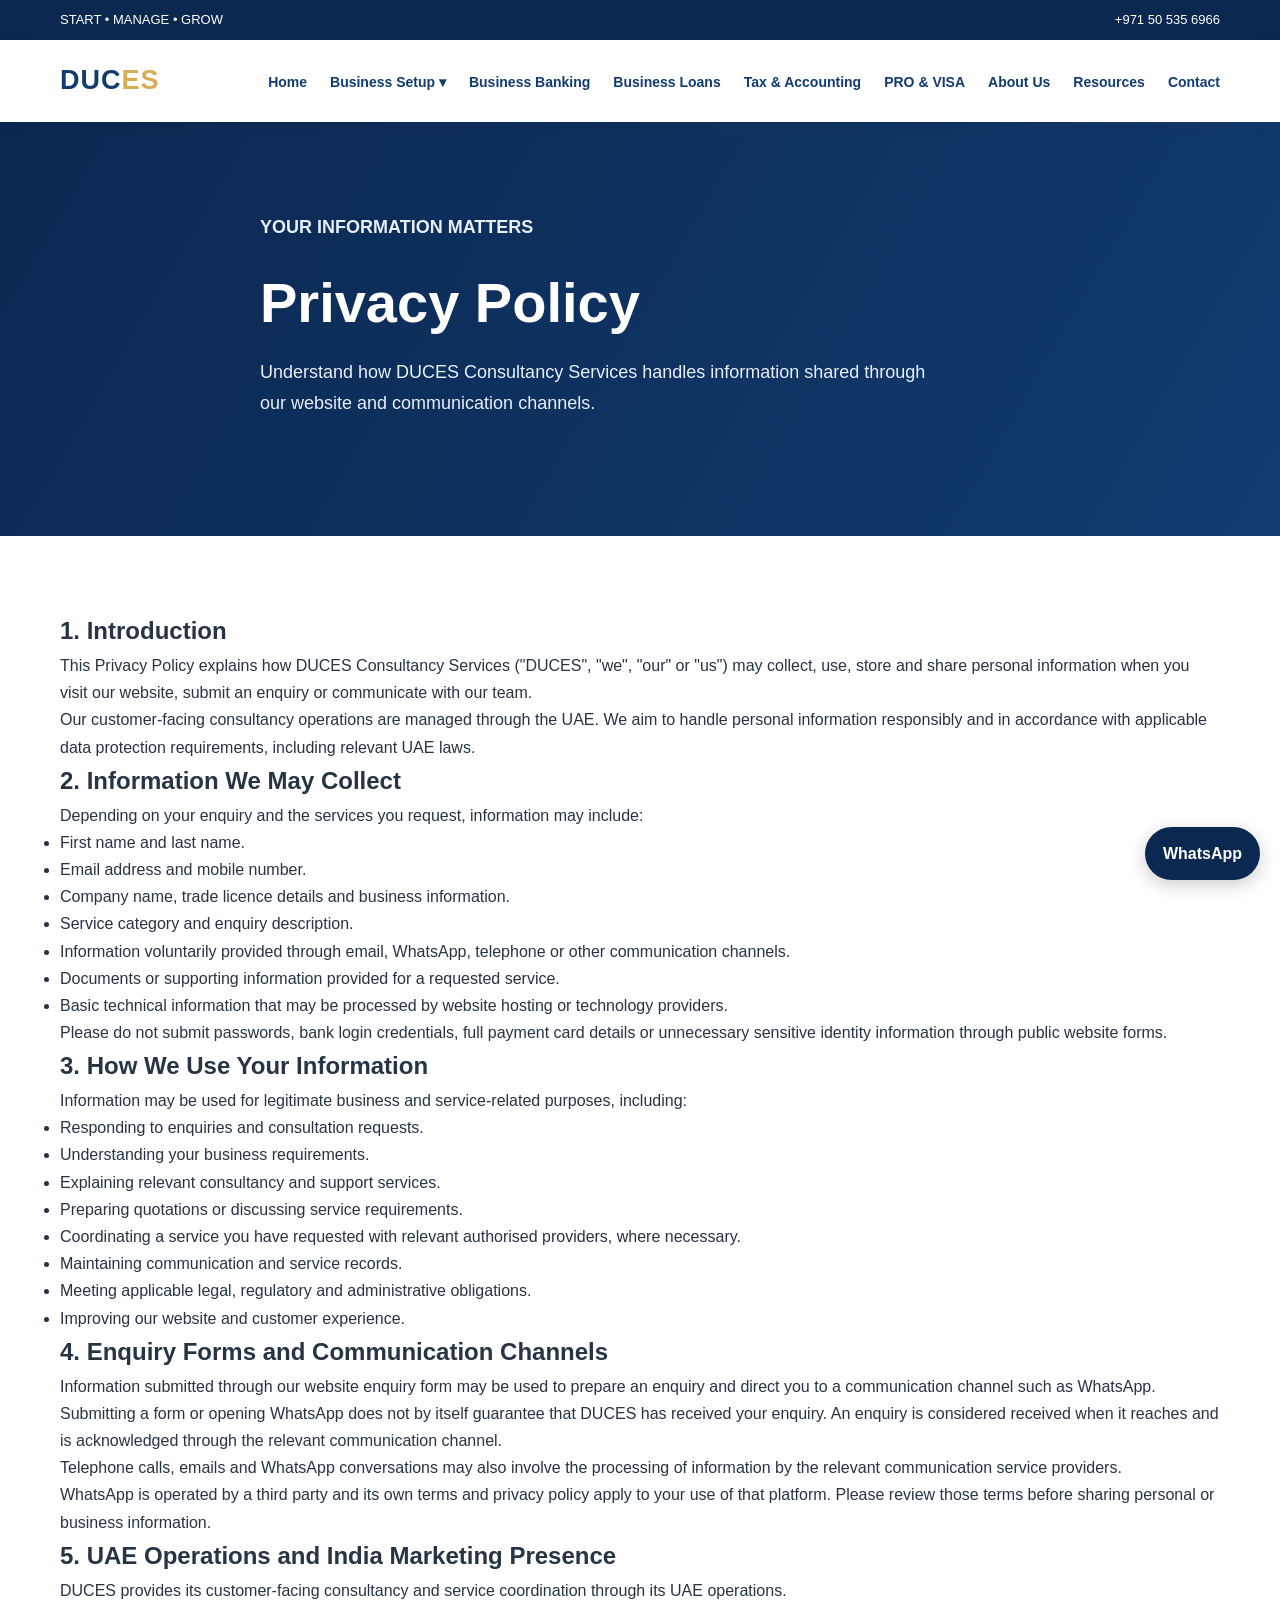
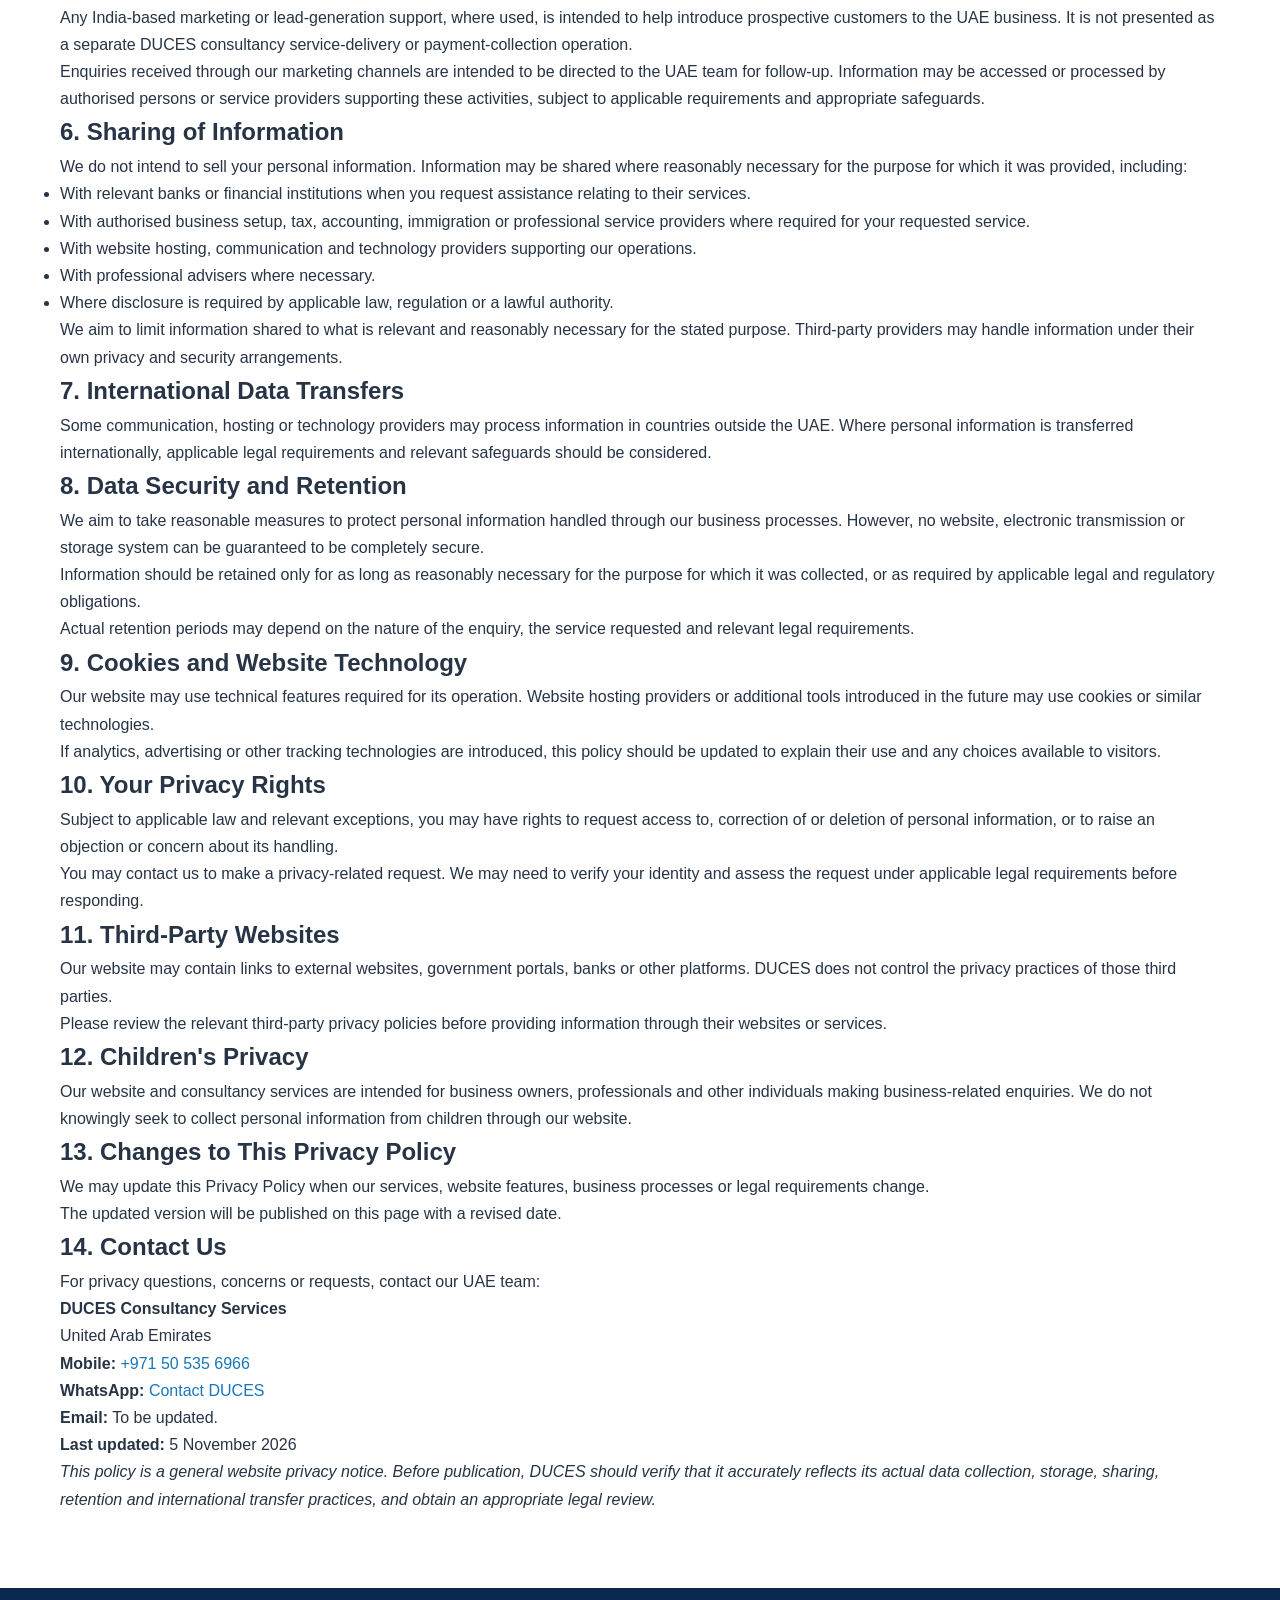
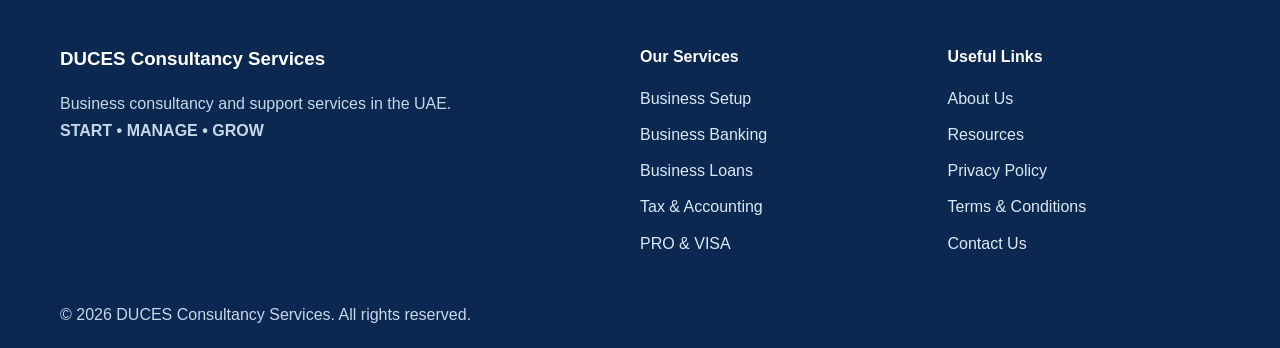
<file: privacy-policy.html>
<!DOCTYPE html>
<html lang="en">
<head>
<meta charset="UTF-8">
<meta name="viewport" content="width=device-width, initial-scale=1.0">
<title>Privacy Policy | DUCES Consultancy Services</title>
<meta name="description" content="Learn how DUCES Consultancy Services handles personal information submitted through its UAE website, enquiry forms and communication channels.">
<meta name="theme-color" content="#123B70">
<link rel="stylesheet" href="css/style.css">
<script src="js/script.js" defer></script>
</head>
<body>

<div class="top-bar">
  <div class="container">
    <span>START • MANAGE • GROW</span>
    <a href="tel:+971505356966">+971 50 535 6966</a>
  </div>
</div>

<header class="site-header">
  <div class="container nav-container">
    <a class="site-logo" href="index.html">DUC<span>ES</span></a>
    <button class="menu-toggle" id="menuToggle" aria-label="Open menu" aria-expanded="false">☰</button>
    <nav>
      <ul class="nav-menu" id="navMenu">
        <li><a href="index.html">Home</a></li>
        <li class="dropdown">
          <a href="company-formation.html">Business Setup ▾</a>
          <ul class="dropdown-menu">
            <li><a href="company-formation.html#mainland">Mainland</a></li>
            <li><a href="company-formation.html#freezone">Free Zone</a></li>
            <li><a href="company-formation.html#offshore">Offshore</a></li>
          </ul>
        </li>
        <li><a href="business-banking.html">Business Banking</a></li>
        <li><a href="business-loan.html">Business Loans</a></li>
        <li><a href="taxation-accounting.html">Tax & Accounting</a></li>
        <li><a href="pro-visa-services.html">PRO & VISA</a></li>
        <li><a href="about.html">About Us</a></li>
        <li><a href="resources.html">Resources</a></li>
        <li><a href="contact.html">Contact</a></li>
      </ul>
    </nav>
  </div>
</header>

<main>

<section class="hero">
  <div class="container hero-content">
    <p class="text-gold"><strong>YOUR INFORMATION MATTERS</strong></p>
    <h1>Privacy Policy</h1>
    <p>Understand how DUCES Consultancy Services handles information shared through our website and communication channels.</p>
  </div>
</section>

<section class="section">
  <div class="container">

    <h2>1. Introduction</h2>
    <p>This Privacy Policy explains how DUCES Consultancy Services ("DUCES", "we", "our" or "us") may collect, use, store and share personal information when you visit our website, submit an enquiry or communicate with our team.</p>
    <p>Our customer-facing consultancy operations are managed through the UAE. We aim to handle personal information responsibly and in accordance with applicable data protection requirements, including relevant UAE laws.</p>

    <h2>2. Information We May Collect</h2>
    <p>Depending on your enquiry and the services you request, information may include:</p>
    <ul>
      <li>First name and last name.</li>
      <li>Email address and mobile number.</li>
      <li>Company name, trade licence details and business information.</li>
      <li>Service category and enquiry description.</li>
      <li>Information voluntarily provided through email, WhatsApp, telephone or other communication channels.</li>
      <li>Documents or supporting information provided for a requested service.</li>
      <li>Basic technical information that may be processed by website hosting or technology providers.</li>
    </ul>
    <p>Please do not submit passwords, bank login credentials, full payment card details or unnecessary sensitive identity information through public website forms.</p>

    <h2>3. How We Use Your Information</h2>
    <p>Information may be used for legitimate business and service-related purposes, including:</p>
    <ul>
      <li>Responding to enquiries and consultation requests.</li>
      <li>Understanding your business requirements.</li>
      <li>Explaining relevant consultancy and support services.</li>
      <li>Preparing quotations or discussing service requirements.</li>
      <li>Coordinating a service you have requested with relevant authorised providers, where necessary.</li>
      <li>Maintaining communication and service records.</li>
      <li>Meeting applicable legal, regulatory and administrative obligations.</li>
      <li>Improving our website and customer experience.</li>
    </ul>

    <h2>4. Enquiry Forms and Communication Channels</h2>
    <p>Information submitted through our website enquiry form may be used to prepare an enquiry and direct you to a communication channel such as WhatsApp.</p>
    <p>Submitting a form or opening WhatsApp does not by itself guarantee that DUCES has received your enquiry. An enquiry is considered received when it reaches and is acknowledged through the relevant communication channel.</p>
    <p>Telephone calls, emails and WhatsApp conversations may also involve the processing of information by the relevant communication service providers.</p>
    <p>WhatsApp is operated by a third party and its own terms and privacy policy apply to your use of that platform. Please review those terms before sharing personal or business information.</p>

    <h2>5. UAE Operations and India Marketing Presence</h2>
    <p>DUCES provides its customer-facing consultancy and service coordination through its UAE operations.</p>
    <p>Any India-based marketing or lead-generation support, where used, is intended to help introduce prospective customers to the UAE business. It is not presented as a separate DUCES consultancy service-delivery or payment-collection operation.</p>
    <p>Enquiries received through our marketing channels are intended to be directed to the UAE team for follow-up. Information may be accessed or processed by authorised persons or service providers supporting these activities, subject to applicable requirements and appropriate safeguards.</p>

    <h2>6. Sharing of Information</h2>
    <p>We do not intend to sell your personal information. Information may be shared where reasonably necessary for the purpose for which it was provided, including:</p>
    <ul>
      <li>With relevant banks or financial institutions when you request assistance relating to their services.</li>
      <li>With authorised business setup, tax, accounting, immigration or professional service providers where required for your requested service.</li>
      <li>With website hosting, communication and technology providers supporting our operations.</li>
      <li>With professional advisers where necessary.</li>
      <li>Where disclosure is required by applicable law, regulation or a lawful authority.</li>
    </ul>
    <p>We aim to limit information shared to what is relevant and reasonably necessary for the stated purpose. Third-party providers may handle information under their own privacy and security arrangements.</p>

    <h2>7. International Data Transfers</h2>
    <p>Some communication, hosting or technology providers may process information in countries outside the UAE. Where personal information is transferred internationally, applicable legal requirements and relevant safeguards should be considered.</p>

    <h2>8. Data Security and Retention</h2>
    <p>We aim to take reasonable measures to protect personal information handled through our business processes. However, no website, electronic transmission or storage system can be guaranteed to be completely secure.</p>
    <p>Information should be retained only for as long as reasonably necessary for the purpose for which it was collected, or as required by applicable legal and regulatory obligations.</p>
    <p>Actual retention periods may depend on the nature of the enquiry, the service requested and relevant legal requirements.</p>

    <h2>9. Cookies and Website Technology</h2>
    <p>Our website may use technical features required for its operation. Website hosting providers or additional tools introduced in the future may use cookies or similar technologies.</p>
    <p>If analytics, advertising or other tracking technologies are introduced, this policy should be updated to explain their use and any choices available to visitors.</p>

    <h2>10. Your Privacy Rights</h2>
    <p>Subject to applicable law and relevant exceptions, you may have rights to request access to, correction of or deletion of personal information, or to raise an objection or concern about its handling.</p>
    <p>You may contact us to make a privacy-related request. We may need to verify your identity and assess the request under applicable legal requirements before responding.</p>

    <h2>11. Third-Party Websites</h2>
    <p>Our website may contain links to external websites, government portals, banks or other platforms. DUCES does not control the privacy practices of those third parties.</p>
    <p>Please review the relevant third-party privacy policies before providing information through their websites or services.</p>

    <h2>12. Children's Privacy</h2>
    <p>Our website and consultancy services are intended for business owners, professionals and other individuals making business-related enquiries. We do not knowingly seek to collect personal information from children through our website.</p>

    <h2>13. Changes to This Privacy Policy</h2>
    <p>We may update this Privacy Policy when our services, website features, business processes or legal requirements change.</p>
    <p>The updated version will be published on this page with a revised date.</p>

    <h2>14. Contact Us</h2>
    <p>For privacy questions, concerns or requests, contact our UAE team:</p>
    <p><strong>DUCES Consultancy Services</strong></p>
    <p>United Arab Emirates</p>
    <p><strong>Mobile:</strong> <a href="tel:+971505356966">+971 50 535 6966</a></p>
    <p><strong>WhatsApp:</strong> <a href="https://wa.me/971505356966" target="_blank" rel="noopener noreferrer">Contact DUCES</a></p>
    <p><strong>Email:</strong> To be updated.</p>

    <p><strong>Last updated:</strong> 5 November 2026</p>

    <p><em>This policy is a general website privacy notice. Before publication, DUCES should verify that it accurately reflects its actual data collection, storage, sharing, retention and international transfer practices, and obtain an appropriate legal review.</em></p>

  </div>
</section>

</main>

<footer class="site-footer">
  <div class="container footer-grid">
    <div>
      <h3>DUCES Consultancy Services</h3>
      <p>Business consultancy and support services in the UAE.</p>
      <p><strong>START • MANAGE • GROW</strong></p>
    </div>
    <div>
      <h4>Our Services</h4>
      <ul>
        <li><a href="company-formation.html">Business Setup</a></li>
        <li><a href="business-banking.html">Business Banking</a></li>
        <li><a href="business-loan.html">Business Loans</a></li>
        <li><a href="taxation-accounting.html">Tax & Accounting</a></li>
        <li><a href="pro-visa-services.html">PRO & VISA</a></li>
      </ul>
    </div>
    <div>
      <h4>Useful Links</h4>
      <ul>
        <li><a href="about.html">About Us</a></li>
        <li><a href="resources.html">Resources</a></li>
        <li><a href="privacy-policy.html">Privacy Policy</a></li>
        <li><a href="terms-and-conditions.html">Terms & Conditions</a></li>
        <li><a href="contact.html">Contact Us</a></li>
      </ul>
    </div>
  </div>
  <div class="container">
    <p>© <span data-current-year>2026</span> DUCES Consultancy Services. All rights reserved.</p>
  </div>
</footer>

<a class="whatsapp-float" href="https://wa.me/971505356966" target="_blank" rel="noopener noreferrer">WhatsApp</a>

</body>
</html>
</file>
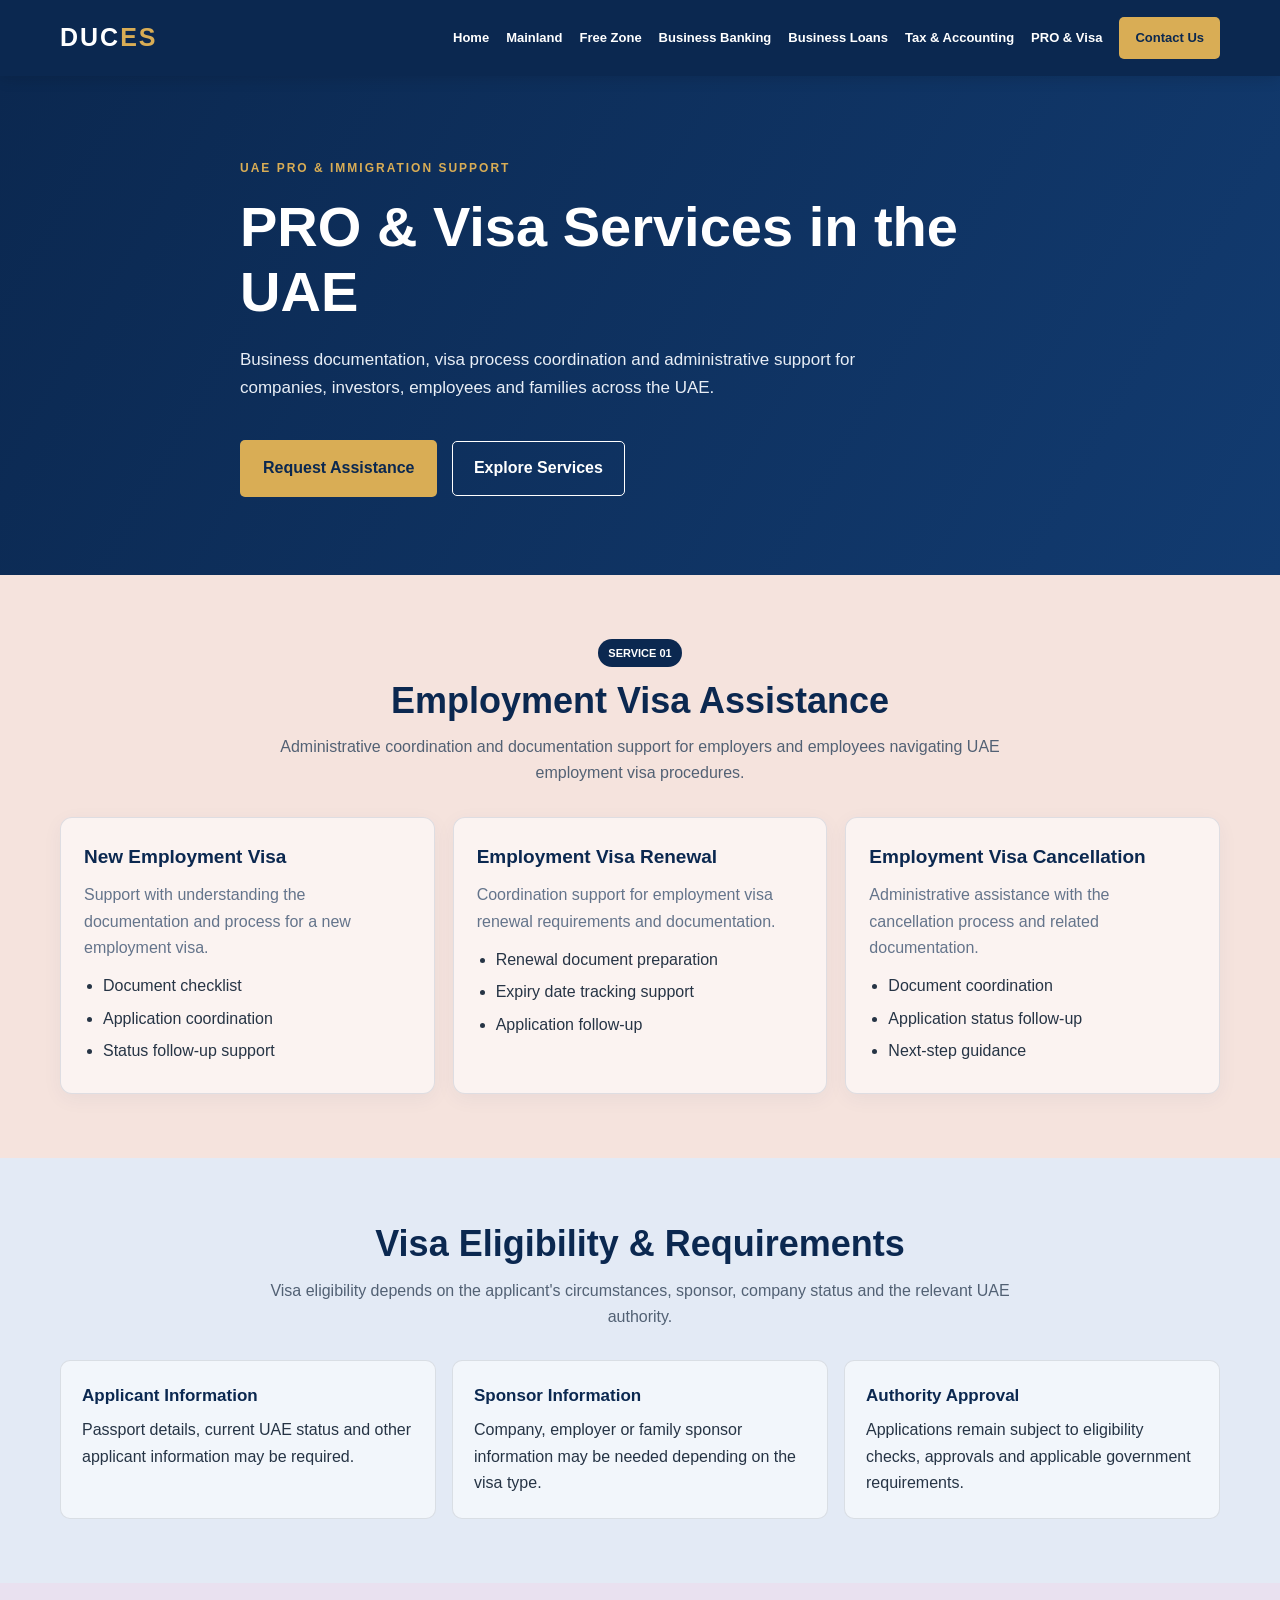
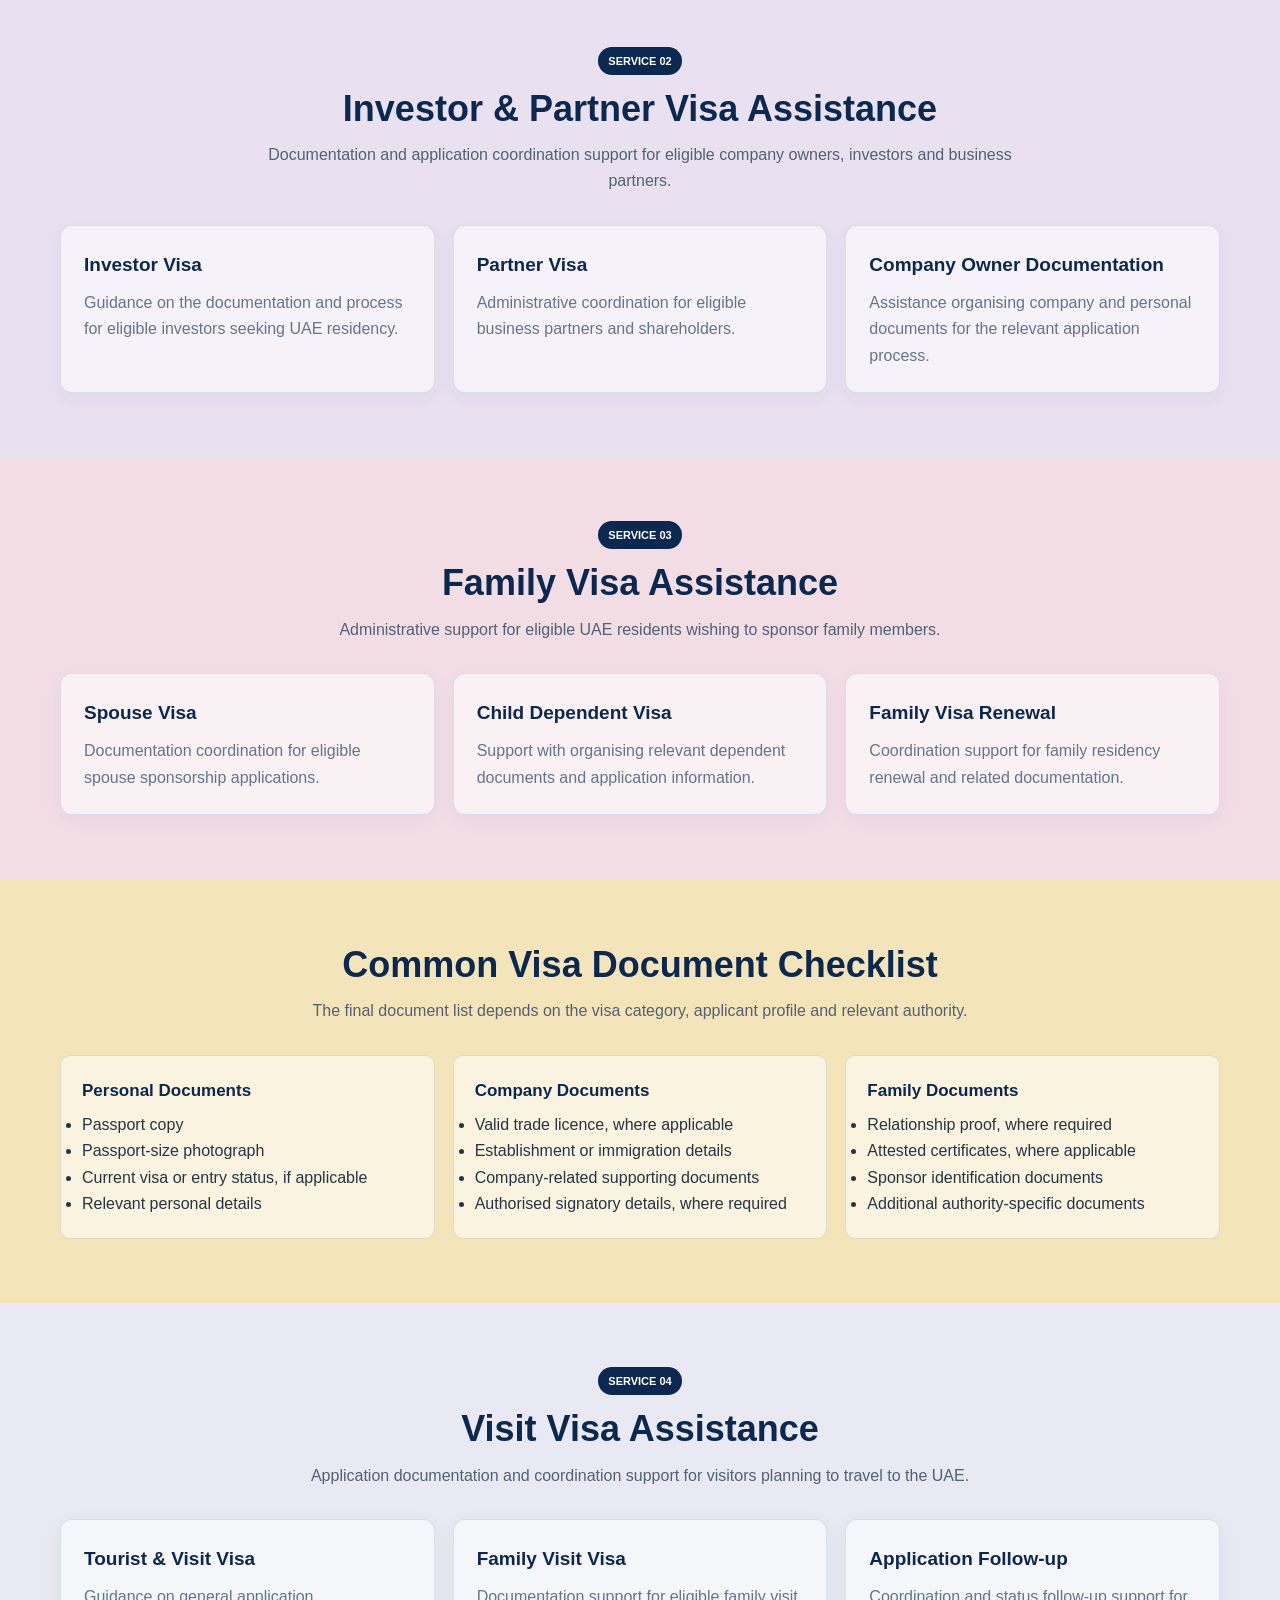
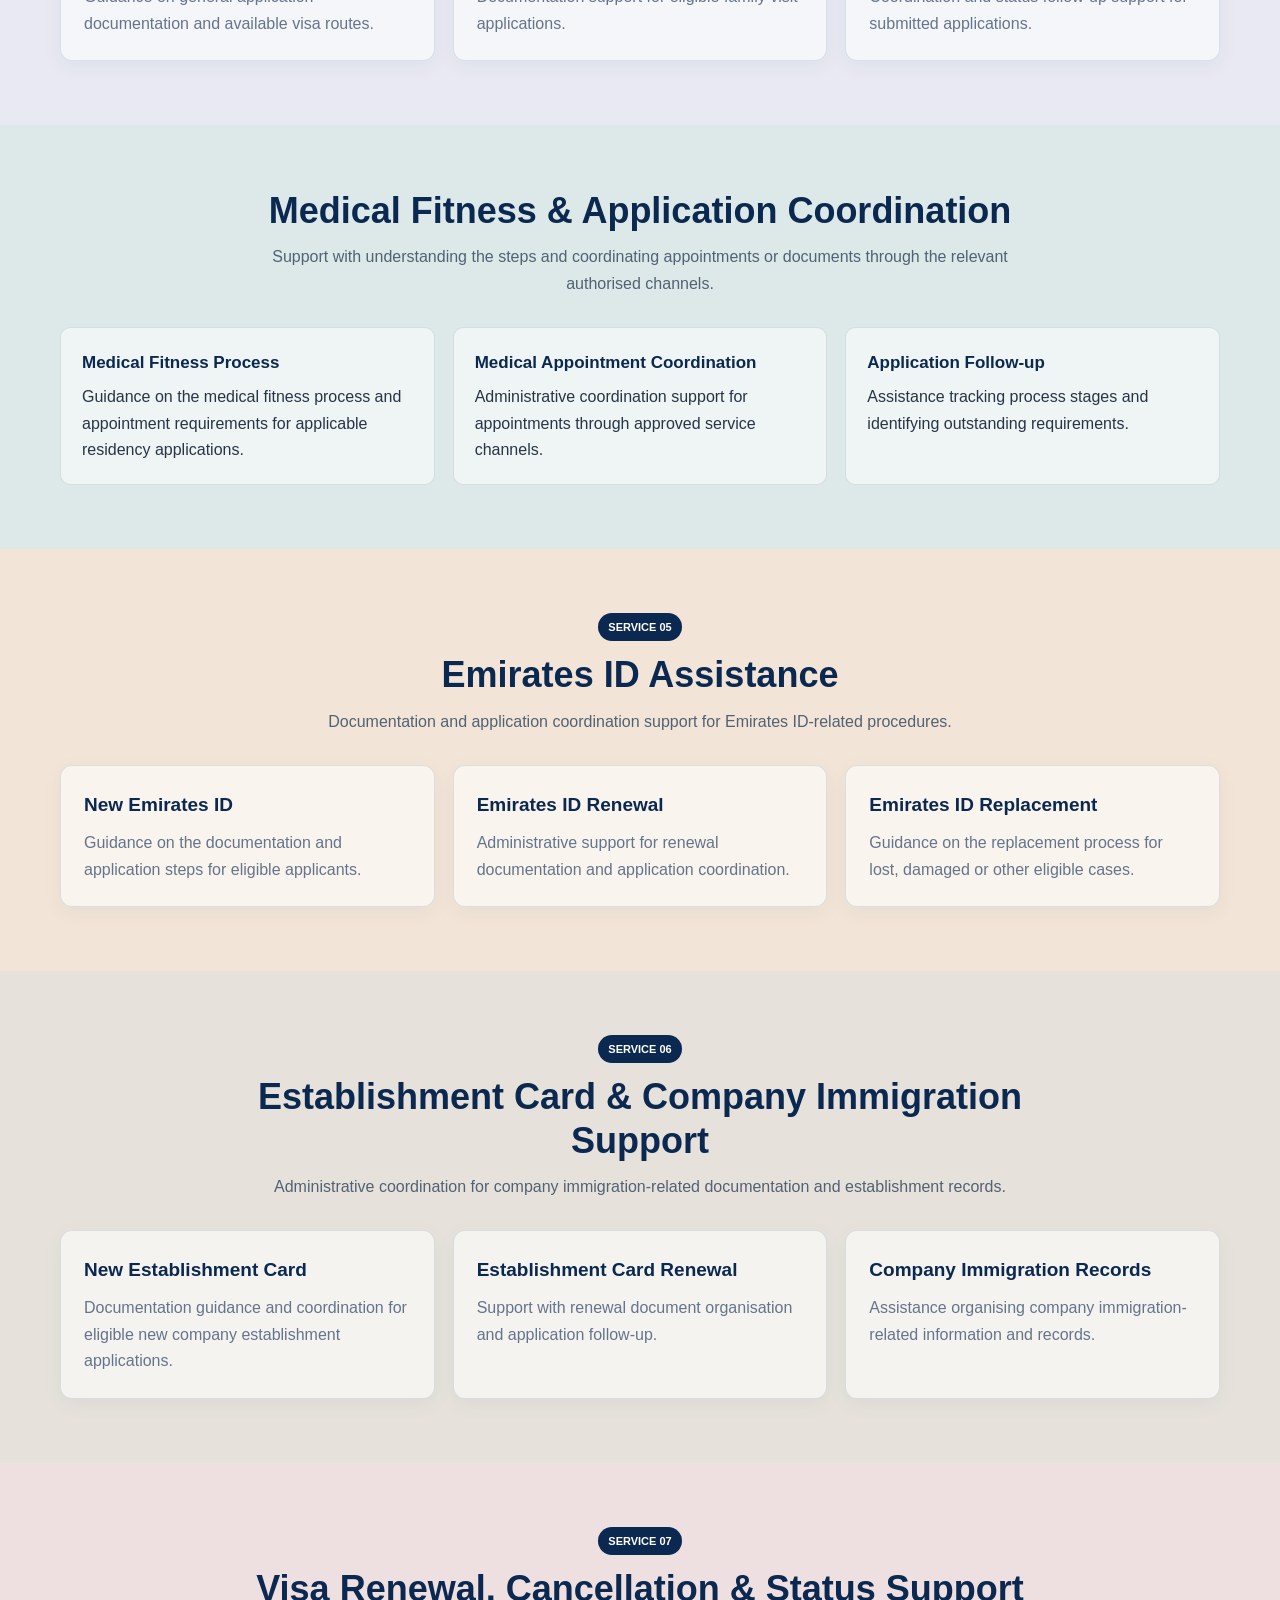
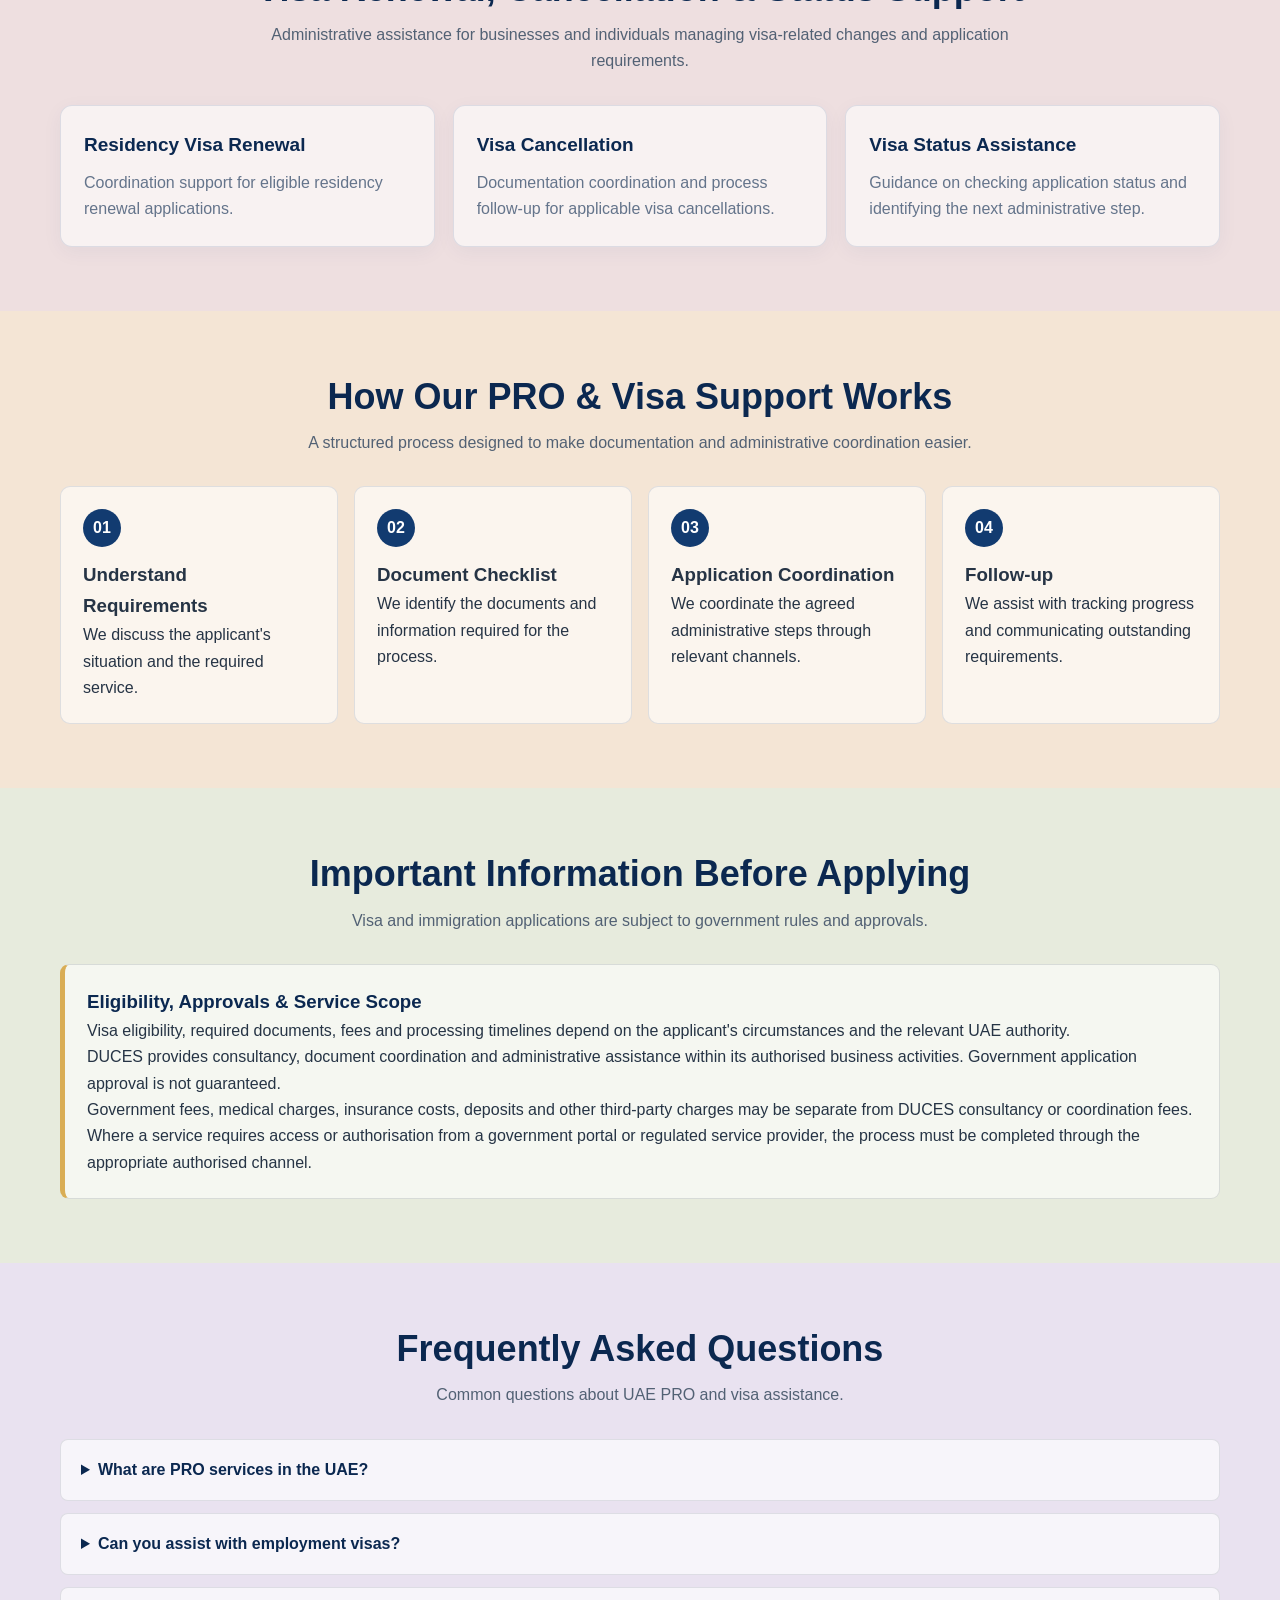
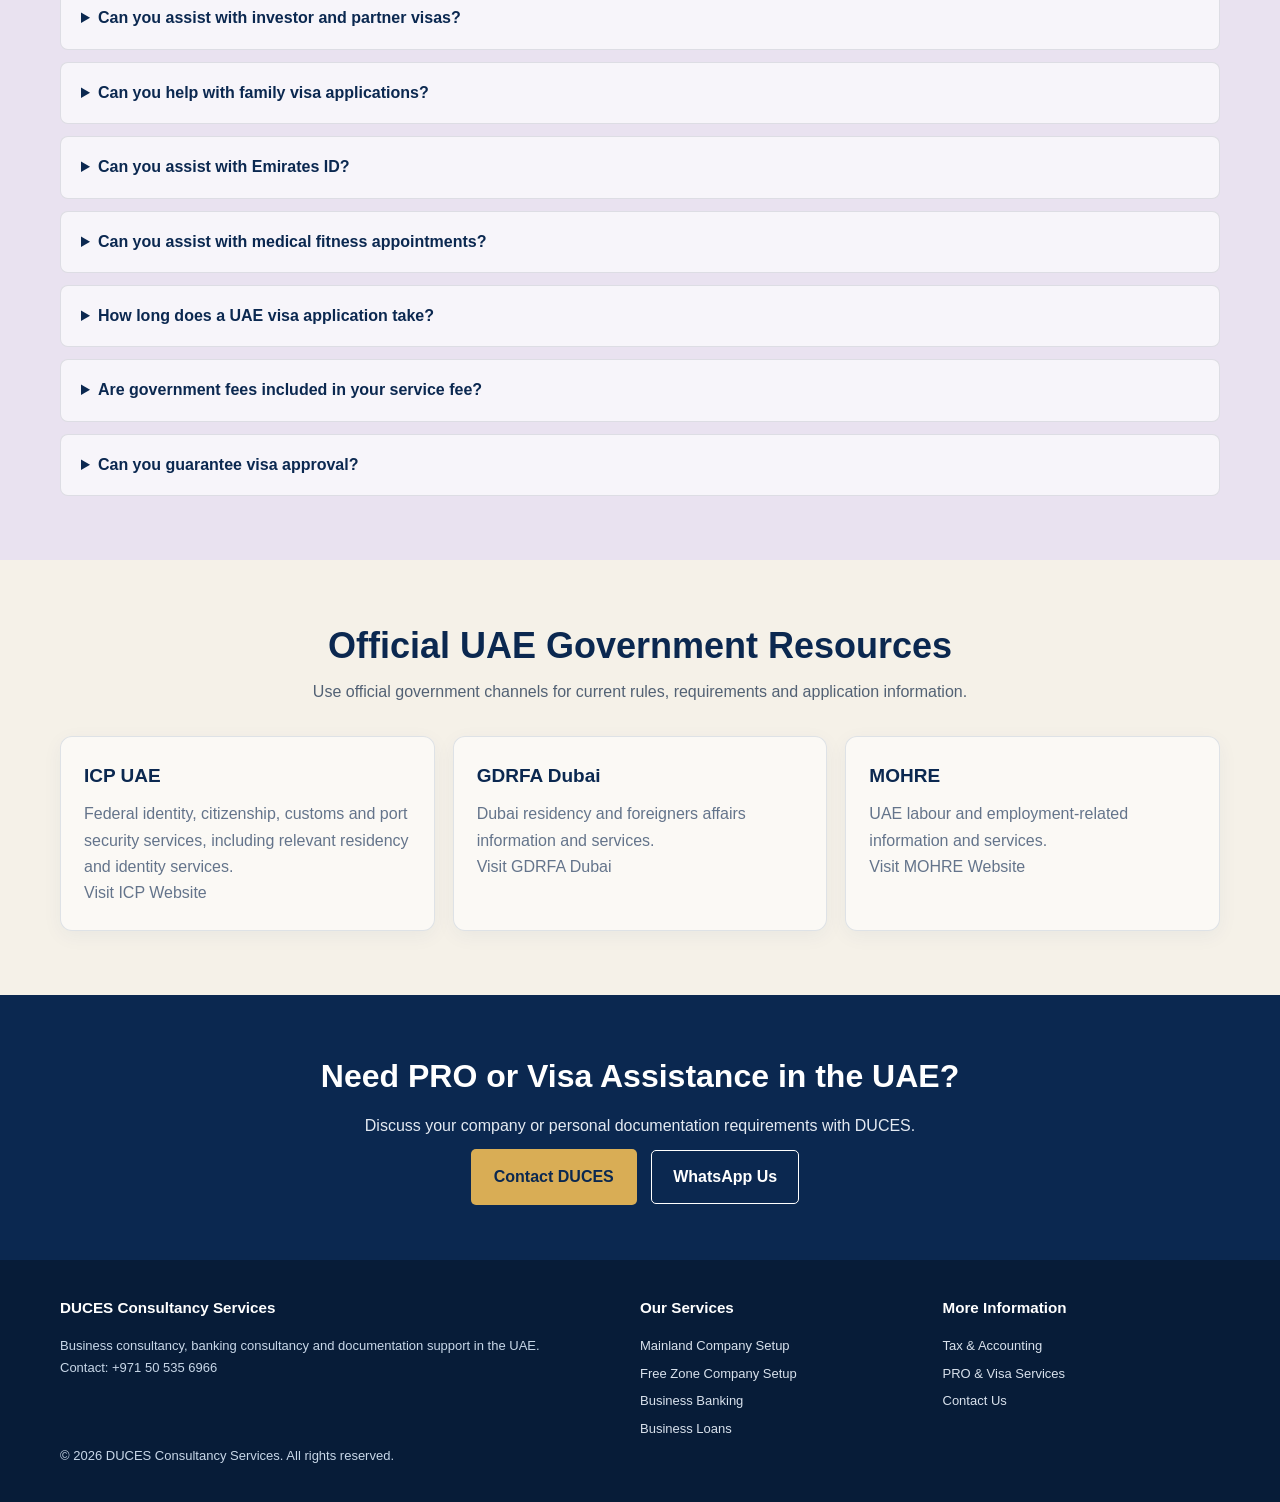
<file: pro-visa-services.html>
<!DOCTYPE html>
<html lang="en">
<head>
  <meta charset="UTF-8">
  <meta name="viewport" content="width=device-width, initial-scale=1.0">
  <meta name="description" content="UAE PRO services, visa assistance, Emirates ID, medical fitness, establishment cards and immigration documentation support by DUCES Consultancy Services.">
  <title>PRO & Visa Services UAE | DUCES Consultancy Services</title>
  <link rel="stylesheet" href="css/style.css">

  <style>
    :root {
      --royal:#123B70;
      --navy:#0B2850;
      --blue:#1976B9;
      --gold:#D9AD55;
      --charcoal:#263445;
      --grey:#64748B;
      --white:#FFFFFF;
      --border:#E5EBF1;

      /* SERVICE-SPECIFIC PALETTE */
      --employment:#F5E3DD;
      --investor:#E9E1F0;
      --family:#F3DDE5;
      --visit:#E8E9F2;
      --emirates:#F2E5D7;
      --establishment:#E6E2DB;
      --renewal:#EEDFE0;

      /* SEPARATE SUPPORTING PALETTE */
      --documents:#F3E5B9;
      --eligibility:#E3EAF5;
      --process:#F4E5D5;
      --important:#E7EBDD;
      --faq:#E9E2F0;
      --general:#F5F1E8;
      --medical:#DCE9E8;
    }

    * { box-sizing:border-box; }

    html { scroll-behavior:smooth; }

    body {
      margin:0;
      font-family:Arial,Helvetica,sans-serif;
      color:var(--charcoal);
      background:#fff;
      line-height:1.65;
    }

    a { color:inherit; }

    .container {
      width:min(1160px,92%);
      margin:auto;
    }

    .site-header {
      background:var(--navy);
      color:white;
      position:sticky;
      top:0;
      z-index:100;
      box-shadow:0 3px 14px rgba(0,0,0,.12);
    }

    .nav-wrap {
      min-height:76px;
      display:flex;
      align-items:center;
      justify-content:space-between;
      gap:20px;
    }

    .brand {
      color:white;
      text-decoration:none;
      font-size:25px;
      font-weight:800;
      letter-spacing:2px;
    }

    .brand span { color:var(--gold); }

    .nav-links {
      display:flex;
      align-items:center;
      flex-wrap:wrap;
      gap:17px;
    }

    .nav-links a {
      color:white;
      text-decoration:none;
      font-size:13px;
      font-weight:600;
    }

    .nav-links a:hover { color:var(--gold); }

    .nav-cta {
      background:var(--gold);
      color:var(--navy)!important;
      padding:10px 16px;
      border-radius:5px;
    }

    .hero {
      background:linear-gradient(120deg,var(--navy),var(--royal));
      color:white;
      padding:78px 0;
    }

    .hero-content { max-width:800px; }

    .eyebrow {
      color:var(--gold);
      font-size:12px;
      font-weight:700;
      letter-spacing:2px;
      text-transform:uppercase;
    }

    h1 {
      font-size:clamp(34px,5vw,54px);
      line-height:1.12;
      margin:15px 0;
    }

    .hero p {
      color:#E8EEF6;
      max-width:700px;
      font-size:17px;
    }

    .btn {
      display:inline-block;
      padding:13px 21px;
      margin:10px 10px 0 0;
      border-radius:5px;
      text-decoration:none;
      font-weight:700;
      background:var(--gold);
      color:var(--navy);
    }

    .btn-outline {
      border:1px solid white;
      background:transparent;
      color:white;
    }

    .section { padding:64px 0; }

    .section-heading {
      max-width:800px;
      margin-bottom:30px;
    }

    .section-heading h2 {
      color:var(--navy);
      font-size:clamp(26px,3.5vw,36px);
      line-height:1.2;
      margin:0 0 12px;
    }

    .section-heading p { color:#526174; }

    /* SERVICE BACKGROUNDS */
    .service-employment { background:var(--employment); }
    .service-investor { background:var(--investor); }
    .service-family { background:var(--family); }
    .service-visit { background:var(--visit); }
    .service-emirates { background:var(--emirates); }
    .service-establishment { background:var(--establishment); }
    .service-renewal { background:var(--renewal); }

    /* SUPPORTING BACKGROUNDS */
    .support-documents { background:var(--documents); }
    .support-eligibility { background:var(--eligibility); }
    .support-process { background:var(--process); }
    .support-important { background:var(--important); }
    .support-faq { background:var(--faq); }
    .support-general { background:var(--general); }
    .support-medical { background:var(--medical); }

    .grid {
      display:grid;
      grid-template-columns:repeat(3,minmax(0,1fr));
      gap:18px;
    }

    .card {
      background:rgba(255,255,255,.58);
      border:1px solid rgba(18,59,112,.12);
      border-radius:12px;
      padding:23px;
      height:100%;
    }

    .card h3 {
      color:var(--navy);
      font-size:19px;
      margin:0 0 10px;
    }

    .card p { margin:0; }

    .card ul {
      padding-left:19px;
      margin:12px 0 0;
    }

    .card li { margin:6px 0; }

    .tag {
      display:inline-block;
      background:var(--navy);
      color:white;
      padding:5px 10px;
      border-radius:30px;
      font-size:11px;
      font-weight:700;
      margin-bottom:12px;
    }

    .info-grid {
      display:grid;
      grid-template-columns:repeat(3,minmax(0,1fr));
      gap:16px;
    }

    .info-panel {
      background:rgba(255,255,255,.55);
      border:1px solid rgba(38,52,69,.12);
      border-radius:10px;
      padding:21px;
    }

    .info-panel strong {
      display:block;
      color:var(--navy);
      font-size:17px;
      margin-bottom:7px;
    }

    .process-grid {
      display:grid;
      grid-template-columns:repeat(4,minmax(0,1fr));
      gap:16px;
    }

    .step {
      background:rgba(255,255,255,.6);
      border:1px solid rgba(18,59,112,.12);
      padding:22px;
      border-radius:10px;
    }

    .step-number {
      width:38px;
      height:38px;
      border-radius:50%;
      display:grid;
      place-items:center;
      background:var(--royal);
      color:white;
      font-weight:800;
      margin-bottom:13px;
    }

    .notice {
      background:rgba(255,255,255,.58);
      border:1px solid rgba(38,52,69,.14);
      border-left:5px solid var(--gold);
      border-radius:9px;
      padding:22px;
    }

    .notice h3 { color:var(--navy); margin-top:0; }

    .faq-list {
      display:grid;
      gap:12px;
    }

    details {
      background:rgba(255,255,255,.65);
      border:1px solid rgba(38,52,69,.12);
      border-radius:8px;
      padding:17px 20px;
    }

    summary {
      color:var(--navy);
      font-weight:700;
      cursor:pointer;
    }

    details p { margin-bottom:0; }

    .cta {
      background:var(--navy);
      color:white;
      padding:55px 0;
      text-align:center;
    }

    .cta h2 { font-size:32px; margin:0 0 10px; }
    .cta p { color:#E4EAF2; }

    .site-footer {
      background:#071C38;
      color:#D8E1EC;
      padding:35px 0;
      font-size:13px;
    }

    .footer-grid {
      display:grid;
      grid-template-columns:2fr 1fr 1fr;
      gap:25px;
    }

    .site-footer a {
      display:block;
      color:#D8E1EC;
      text-decoration:none;
      margin:6px 0;
    }

    .site-footer h3 { color:white; }

    @media(max-width:850px) {
      .nav-wrap {
        align-items:flex-start;
        padding:16px 0;
        flex-direction:column;
      }

      .nav-links { gap:12px; }

      .grid,.info-grid {
        grid-template-columns:repeat(2,minmax(0,1fr));
      }

      .process-grid {
        grid-template-columns:repeat(2,minmax(0,1fr));
      }
    }

    @media(max-width:580px) {
      .grid,.info-grid,.process-grid,.footer-grid {
        grid-template-columns:1fr;
      }

      .hero { padding:55px 0; }
      .section { padding:48px 0; }

      .nav-links { gap:10px; }
      .nav-links a { font-size:12px; }
    }
  </style>
</head>

<body>

<header class="site-header">
  <div class="container nav-wrap">
    <a class="brand" href="index.html">DUC<span>ES</span></a>

    <nav class="nav-links" aria-label="Main navigation">
      <a href="index.html">Home</a>
      <a href="mainland.html">Mainland</a>
      <a href="freezone.html">Free Zone</a>
      <a href="business-banking.html">Business Banking</a>
      <a href="business-loan.html">Business Loans</a>
      <a href="taxation-accounting.html">Tax & Accounting</a>
      <a href="pro-visa-services.html">PRO & Visa</a>
      <a href="contact.html" class="nav-cta">Contact Us</a>
    </nav>
  </div>
</header>

<main>

<!-- HERO -->
<section class="hero">
  <div class="container hero-content">
    <span class="eyebrow">UAE PRO & Immigration Support</span>
    <h1>PRO & Visa Services in the UAE</h1>
    <p>
      Business documentation, visa process coordination and
      administrative support for companies, investors, employees
      and families across the UAE.
    </p>
    <a href="contact.html" class="btn">Request Assistance</a>
    <a href="#services" class="btn btn-outline">Explore Services</a>
  </div>
</section>

<!-- SERVICE 01 -->
<section class="section service-employment" id="services">
  <div class="container">
    <div class="section-heading">
      <span class="tag">SERVICE 01</span>
      <h2>Employment Visa Assistance</h2>
      <p>
        Administrative coordination and documentation support
        for employers and employees navigating UAE employment
        visa procedures.
      </p>
    </div>

    <div class="grid">
      <article class="card">
        <h3>New Employment Visa</h3>
        <p>Support with understanding the documentation and process for a new employment visa.</p>
        <ul>
          <li>Document checklist</li>
          <li>Application coordination</li>
          <li>Status follow-up support</li>
        </ul>
      </article>

      <article class="card">
        <h3>Employment Visa Renewal</h3>
        <p>Coordination support for employment visa renewal requirements and documentation.</p>
        <ul>
          <li>Renewal document preparation</li>
          <li>Expiry date tracking support</li>
          <li>Application follow-up</li>
        </ul>
      </article>

      <article class="card">
        <h3>Employment Visa Cancellation</h3>
        <p>Administrative assistance with the cancellation process and related documentation.</p>
        <ul>
          <li>Document coordination</li>
          <li>Application status follow-up</li>
          <li>Next-step guidance</li>
        </ul>
      </article>
    </div>
  </div>
</section>

<!-- SUPPORT 01 -->
<section class="section support-eligibility">
  <div class="container">
    <div class="section-heading">
      <h2>Visa Eligibility & Requirements</h2>
      <p>
        Visa eligibility depends on the applicant's circumstances,
        sponsor, company status and the relevant UAE authority.
      </p>
    </div>

    <div class="info-grid">
      <div class="info-panel">
        <strong>Applicant Information</strong>
        <p>Passport details, current UAE status and other applicant information may be required.</p>
      </div>

      <div class="info-panel">
        <strong>Sponsor Information</strong>
        <p>Company, employer or family sponsor information may be needed depending on the visa type.</p>
      </div>

      <div class="info-panel">
        <strong>Authority Approval</strong>
        <p>Applications remain subject to eligibility checks, approvals and applicable government requirements.</p>
      </div>
    </div>
  </div>
</section>

<!-- SERVICE 02 -->
<section class="section service-investor">
  <div class="container">
    <div class="section-heading">
      <span class="tag">SERVICE 02</span>
      <h2>Investor & Partner Visa Assistance</h2>
      <p>
        Documentation and application coordination support
        for eligible company owners, investors and business partners.
      </p>
    </div>

    <div class="grid">
      <article class="card">
        <h3>Investor Visa</h3>
        <p>Guidance on the documentation and process for eligible investors seeking UAE residency.</p>
      </article>

      <article class="card">
        <h3>Partner Visa</h3>
        <p>Administrative coordination for eligible business partners and shareholders.</p>
      </article>

      <article class="card">
        <h3>Company Owner Documentation</h3>
        <p>Assistance organising company and personal documents for the relevant application process.</p>
      </article>
    </div>
  </div>
</section>

<!-- SERVICE 03 -->
<section class="section service-family">
  <div class="container">
    <div class="section-heading">
      <span class="tag">SERVICE 03</span>
      <h2>Family Visa Assistance</h2>
      <p>
        Administrative support for eligible UAE residents
        wishing to sponsor family members.
      </p>
    </div>

    <div class="grid">
      <article class="card">
        <h3>Spouse Visa</h3>
        <p>Documentation coordination for eligible spouse sponsorship applications.</p>
      </article>

      <article class="card">
        <h3>Child Dependent Visa</h3>
        <p>Support with organising relevant dependent documents and application information.</p>
      </article>

      <article class="card">
        <h3>Family Visa Renewal</h3>
        <p>Coordination support for family residency renewal and related documentation.</p>
      </article>
    </div>
  </div>
</section>

<!-- SUPPORT 02 -->
<section class="section support-documents">
  <div class="container">
    <div class="section-heading">
      <h2>Common Visa Document Checklist</h2>
      <p>
        The final document list depends on the visa category,
        applicant profile and relevant authority.
      </p>
    </div>

    <div class="grid">
      <article class="info-panel">
        <strong>Personal Documents</strong>
        <ul>
          <li>Passport copy</li>
          <li>Passport-size photograph</li>
          <li>Current visa or entry status, if applicable</li>
          <li>Relevant personal details</li>
        </ul>
      </article>

      <article class="info-panel">
        <strong>Company Documents</strong>
        <ul>
          <li>Valid trade licence, where applicable</li>
          <li>Establishment or immigration details</li>
          <li>Company-related supporting documents</li>
          <li>Authorised signatory details, where required</li>
        </ul>
      </article>

      <article class="info-panel">
        <strong>Family Documents</strong>
        <ul>
          <li>Relationship proof, where required</li>
          <li>Attested certificates, where applicable</li>
          <li>Sponsor identification documents</li>
          <li>Additional authority-specific documents</li>
        </ul>
      </article>
    </div>
  </div>
</section>

<!-- SERVICE 04 -->
<section class="section service-visit">
  <div class="container">
    <div class="section-heading">
      <span class="tag">SERVICE 04</span>
      <h2>Visit Visa Assistance</h2>
      <p>
        Application documentation and coordination support
        for visitors planning to travel to the UAE.
      </p>
    </div>

    <div class="grid">
      <article class="card">
        <h3>Tourist & Visit Visa</h3>
        <p>Guidance on general application documentation and available visa routes.</p>
      </article>

      <article class="card">
        <h3>Family Visit Visa</h3>
        <p>Documentation support for eligible family visit applications.</p>
      </article>

      <article class="card">
        <h3>Application Follow-up</h3>
        <p>Coordination and status follow-up support for submitted applications.</p>
      </article>
    </div>
  </div>
</section>

<!-- SUPPORT 03 -->
<section class="section support-medical">
  <div class="container">
    <div class="section-heading">
      <h2>Medical Fitness & Application Coordination</h2>
      <p>
        Support with understanding the steps and coordinating
        appointments or documents through the relevant authorised channels.
      </p>
    </div>

    <div class="grid">
      <article class="info-panel">
        <strong>Medical Fitness Process</strong>
        <p>Guidance on the medical fitness process and appointment requirements for applicable residency applications.</p>
      </article>

      <article class="info-panel">
        <strong>Medical Appointment Coordination</strong>
        <p>Administrative coordination support for appointments through approved service channels.</p>
      </article>

      <article class="info-panel">
        <strong>Application Follow-up</strong>
        <p>Assistance tracking process stages and identifying outstanding requirements.</p>
      </article>
    </div>
  </div>
</section>

<!-- SERVICE 05 -->
<section class="section service-emirates">
  <div class="container">
    <div class="section-heading">
      <span class="tag">SERVICE 05</span>
      <h2>Emirates ID Assistance</h2>
      <p>
        Documentation and application coordination support
        for Emirates ID-related procedures.
      </p>
    </div>

    <div class="grid">
      <article class="card">
        <h3>New Emirates ID</h3>
        <p>Guidance on the documentation and application steps for eligible applicants.</p>
      </article>

      <article class="card">
        <h3>Emirates ID Renewal</h3>
        <p>Administrative support for renewal documentation and application coordination.</p>
      </article>

      <article class="card">
        <h3>Emirates ID Replacement</h3>
        <p>Guidance on the replacement process for lost, damaged or other eligible cases.</p>
      </article>
    </div>
  </div>
</section>

<!-- SERVICE 06 -->
<section class="section service-establishment">
  <div class="container">
    <div class="section-heading">
      <span class="tag">SERVICE 06</span>
      <h2>Establishment Card & Company Immigration Support</h2>
      <p>
        Administrative coordination for company immigration-related
        documentation and establishment records.
      </p>
    </div>

    <div class="grid">
      <article class="card">
        <h3>New Establishment Card</h3>
        <p>Documentation guidance and coordination for eligible new company establishment applications.</p>
      </article>

      <article class="card">
        <h3>Establishment Card Renewal</h3>
        <p>Support with renewal document organisation and application follow-up.</p>
      </article>

      <article class="card">
        <h3>Company Immigration Records</h3>
        <p>Assistance organising company immigration-related information and records.</p>
      </article>
    </div>
  </div>
</section>

<!-- SERVICE 07 -->
<section class="section service-renewal">
  <div class="container">
    <div class="section-heading">
      <span class="tag">SERVICE 07</span>
      <h2>Visa Renewal, Cancellation & Status Support</h2>
      <p>
        Administrative assistance for businesses and individuals
        managing visa-related changes and application requirements.
      </p>
    </div>

    <div class="grid">
      <article class="card">
        <h3>Residency Visa Renewal</h3>
        <p>Coordination support for eligible residency renewal applications.</p>
      </article>

      <article class="card">
        <h3>Visa Cancellation</h3>
        <p>Documentation coordination and process follow-up for applicable visa cancellations.</p>
      </article>

      <article class="card">
        <h3>Visa Status Assistance</h3>
        <p>Guidance on checking application status and identifying the next administrative step.</p>
      </article>
    </div>
  </div>
</section>

<!-- SUPPORT 04 -->
<section class="section support-process">
  <div class="container">
    <div class="section-heading">
      <h2>How Our PRO & Visa Support Works</h2>
      <p>
        A structured process designed to make documentation
        and administrative coordination easier.
      </p>
    </div>

    <div class="process-grid">
      <div class="step">
        <div class="step-number">01</div>
        <h3>Understand Requirements</h3>
        <p>We discuss the applicant's situation and the required service.</p>
      </div>

      <div class="step">
        <div class="step-number">02</div>
        <h3>Document Checklist</h3>
        <p>We identify the documents and information required for the process.</p>
      </div>

      <div class="step">
        <div class="step-number">03</div>
        <h3>Application Coordination</h3>
        <p>We coordinate the agreed administrative steps through relevant channels.</p>
      </div>

      <div class="step">
        <div class="step-number">04</div>
        <h3>Follow-up</h3>
        <p>We assist with tracking progress and communicating outstanding requirements.</p>
      </div>
    </div>
  </div>
</section>

<!-- SUPPORT 05 -->
<section class="section support-important">
  <div class="container">
    <div class="section-heading">
      <h2>Important Information Before Applying</h2>
      <p>Visa and immigration applications are subject to government rules and approvals.</p>
    </div>

    <div class="notice">
      <h3>Eligibility, Approvals & Service Scope</h3>
      <p>
        Visa eligibility, required documents, fees and processing
        timelines depend on the applicant's circumstances and the
        relevant UAE authority.
      </p>
      <p>
        DUCES provides consultancy, document coordination and
        administrative assistance within its authorised business
        activities. Government application approval is not guaranteed.
      </p>
      <p>
        Government fees, medical charges, insurance costs, deposits
        and other third-party charges may be separate from DUCES
        consultancy or coordination fees.
      </p>
      <p>
        Where a service requires access or authorisation from a
        government portal or regulated service provider, the process
        must be completed through the appropriate authorised channel.
      </p>
    </div>
  </div>
</section>

<!-- SUPPORT 06 -->
<section class="section support-faq">
  <div class="container">
    <div class="section-heading">
      <h2>Frequently Asked Questions</h2>
      <p>Common questions about UAE PRO and visa assistance.</p>
    </div>

    <div class="faq-list">
      <details>
        <summary>What are PRO services in the UAE?</summary>
        <p>PRO services generally refer to administrative support and coordination for government-related company documentation, immigration procedures and other official processes.</p>
      </details>

      <details>
        <summary>Can you assist with employment visas?</summary>
        <p>DUCES can assist with documentation guidance and administrative coordination for eligible employment visa processes.</p>
      </details>

      <details>
        <summary>Can you assist with investor and partner visas?</summary>
        <p>Yes, DUCES can provide documentation and application coordination support for eligible investor and partner visa processes.</p>
      </details>

      <details>
        <summary>Can you help with family visa applications?</summary>
        <p>DUCES can help organise documents and coordinate administrative steps for eligible family sponsorship applications.</p>
      </details>

      <details>
        <summary>Can you assist with Emirates ID?</summary>
        <p>DUCES can provide guidance and documentation coordination support for applicable Emirates ID procedures.</p>
      </details>

      <details>
        <summary>Can you assist with medical fitness appointments?</summary>
        <p>DUCES can help coordinate the administrative steps through the relevant approved channels. Medical examinations are performed by authorised medical facilities.</p>
      </details>

      <details>
        <summary>How long does a UAE visa application take?</summary>
        <p>Processing times vary by visa type, applicant circumstances, authority workload and document completeness. No fixed timeline can be guaranteed.</p>
      </details>

      <details>
        <summary>Are government fees included in your service fee?</summary>
        <p>Not necessarily. Government fees and third-party charges should be confirmed separately in the service quotation.</p>
      </details>

      <details>
        <summary>Can you guarantee visa approval?</summary>
        <p>No. Final decisions are made by the relevant UAE authorities. DUCES can assist with documentation and coordination but cannot guarantee approval.</p>
      </details>
    </div>
  </div>
</section>

<!-- SUPPORT 07 -->
<section class="section support-general">
  <div class="container">
    <div class="section-heading">
      <h2>Official UAE Government Resources</h2>
      <p>Use official government channels for current rules, requirements and application information.</p>
    </div>

    <div class="grid">
      <article class="card">
        <h3>ICP UAE</h3>
        <p>Federal identity, citizenship, customs and port security services, including relevant residency and identity services.</p>
        <p><a href="https://icp.gov.ae/" target="_blank" rel="noopener">Visit ICP Website</a></p>
      </article>

      <article class="card">
        <h3>GDRFA Dubai</h3>
        <p>Dubai residency and foreigners affairs information and services.</p>
        <p><a href="https://www.gdrfad.gov.ae/" target="_blank" rel="noopener">Visit GDRFA Dubai</a></p>
      </article>

      <article class="card">
        <h3>MOHRE</h3>
        <p>UAE labour and employment-related information and services.</p>
        <p><a href="https://www.mohre.gov.ae/" target="_blank" rel="noopener">Visit MOHRE Website</a></p>
      </article>
    </div>
  </div>
</section>

<!-- CTA -->
<section class="cta">
  <div class="container">
    <h2>Need PRO or Visa Assistance in the UAE?</h2>
    <p>Discuss your company or personal documentation requirements with DUCES.</p>
    <a href="contact.html" class="btn">Contact DUCES</a>
    <a href="https://wa.me/971505356966" class="btn btn-outline" target="_blank" rel="noopener">WhatsApp Us</a>
  </div>
</section>

</main>

<footer class="site-footer">
  <div class="container footer-grid">
    <div>
      <h3>DUCES Consultancy Services</h3>
      <p>
        Business consultancy, banking consultancy and documentation
        support in the UAE.
      </p>
      <p>Contact: +971 50 535 6966</p>
    </div>

    <div>
      <h3>Our Services</h3>
      <a href="mainland.html">Mainland Company Setup</a>
      <a href="freezone.html">Free Zone Company Setup</a>
      <a href="business-banking.html">Business Banking</a>
      <a href="business-loan.html">Business Loans</a>
    </div>

    <div>
      <h3>More Information</h3>
      <a href="taxation-accounting.html">Tax & Accounting</a>
      <a href="pro-visa-services.html">PRO & Visa Services</a>
      <a href="contact.html">Contact Us</a>
    </div>
  </div>

  <div class="container">
    <p>© <span id="currentYear"></span> DUCES Consultancy Services. All rights reserved.</p>
  </div>
</footer>

<script>
  document.getElementById("currentYear").textContent =
    new Date().getFullYear();
</script>

</body>
</html>
</file>
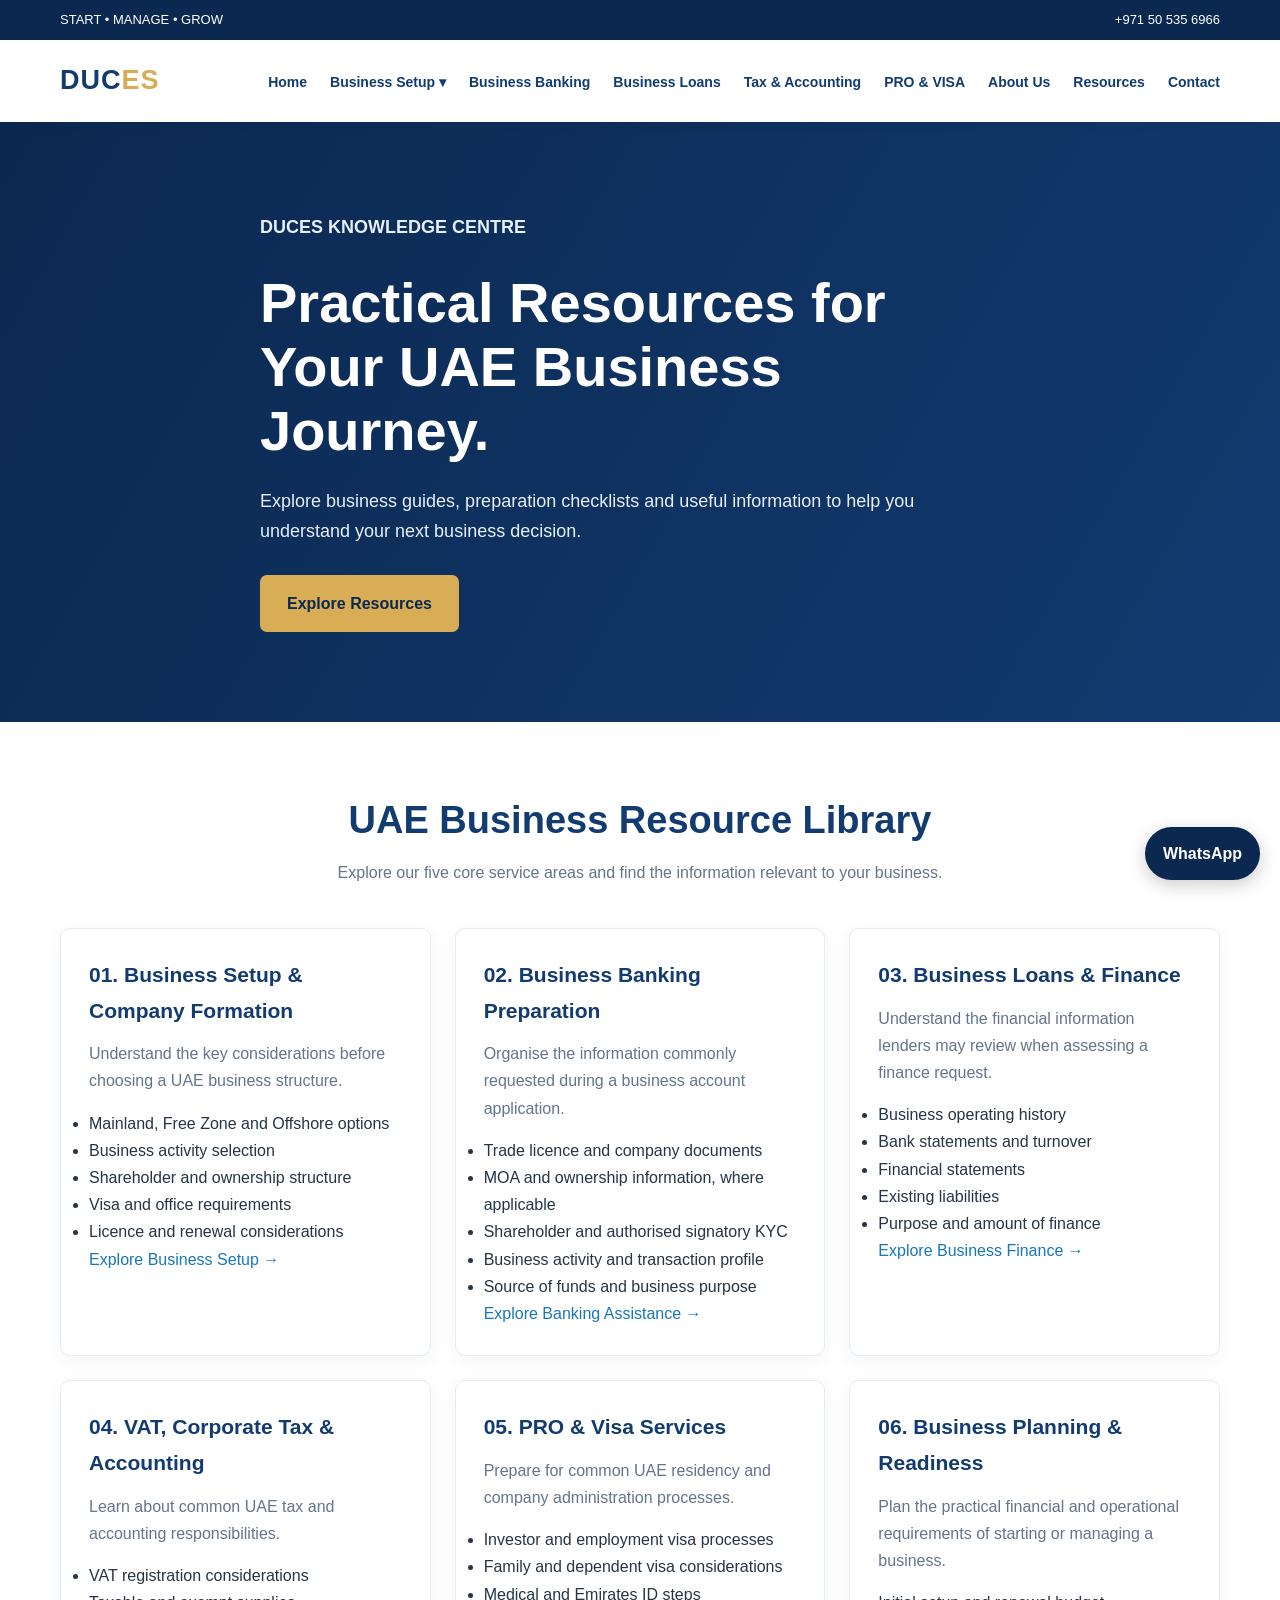
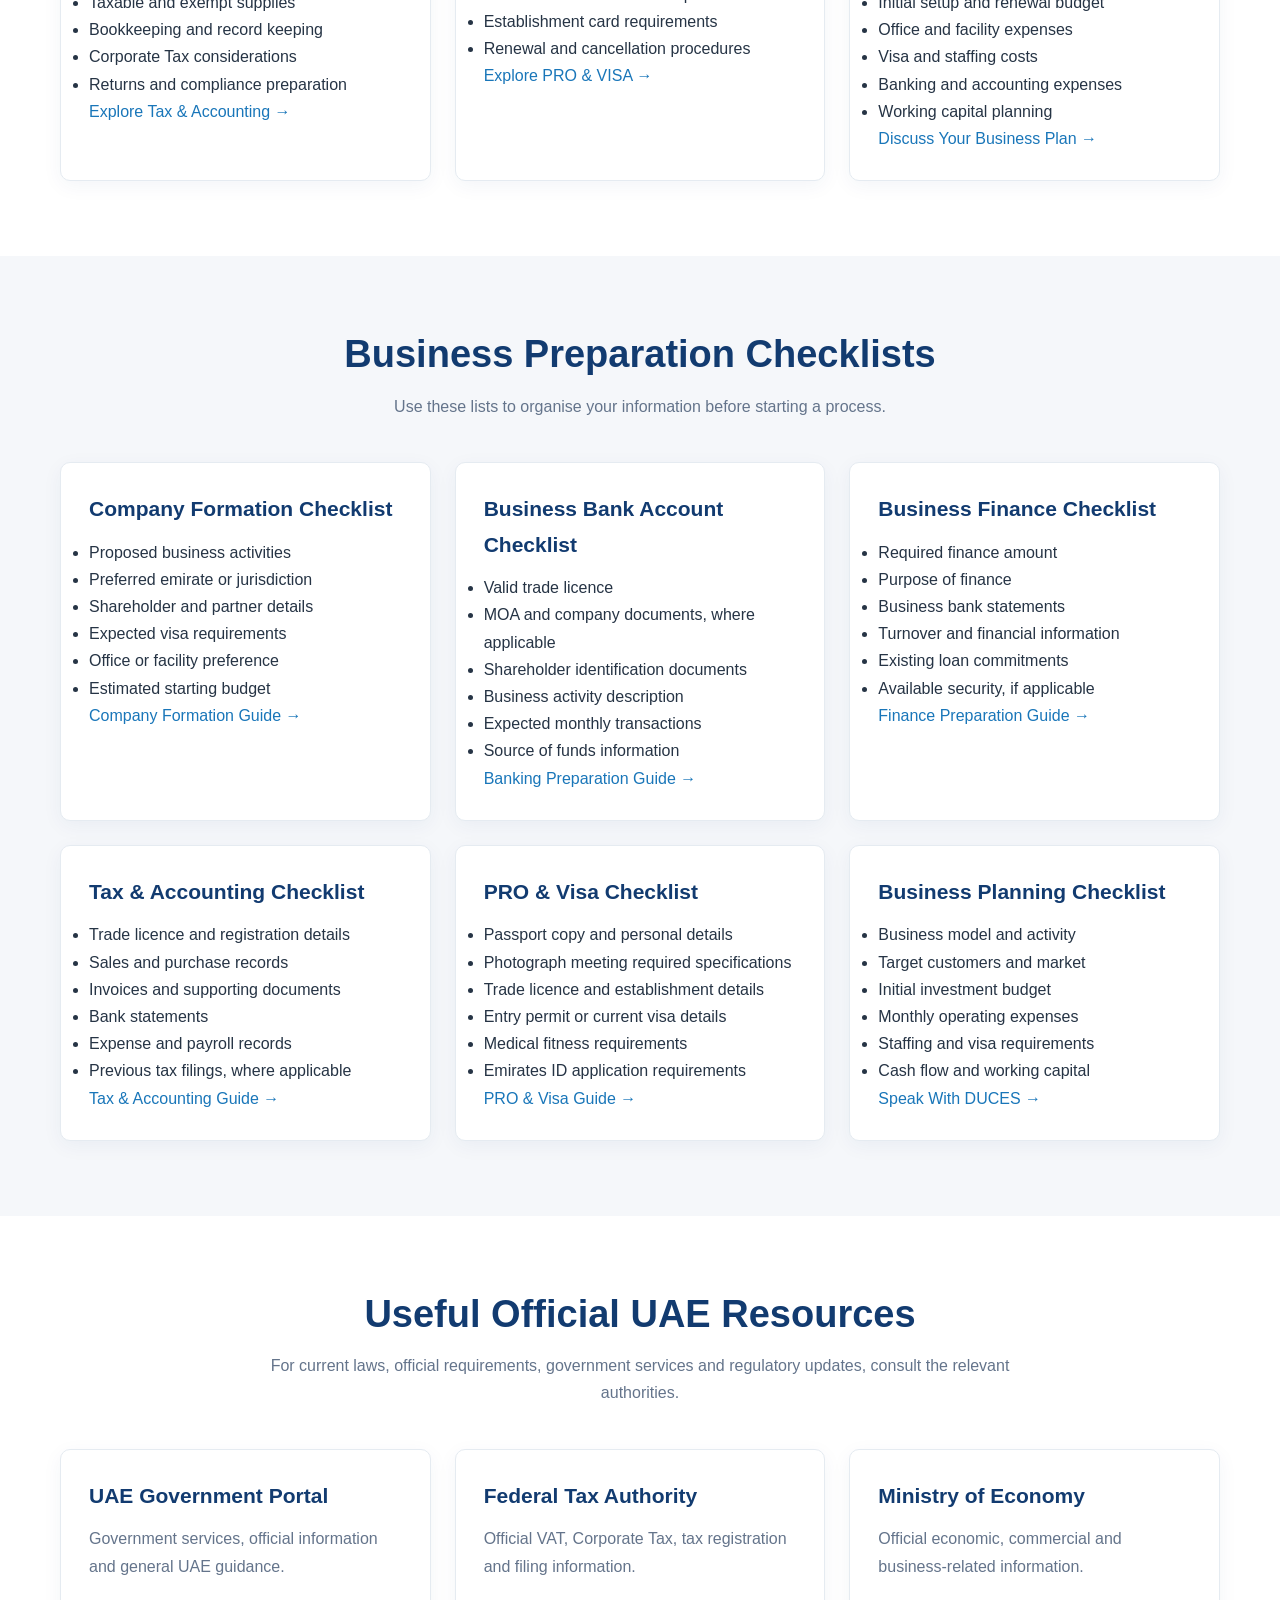
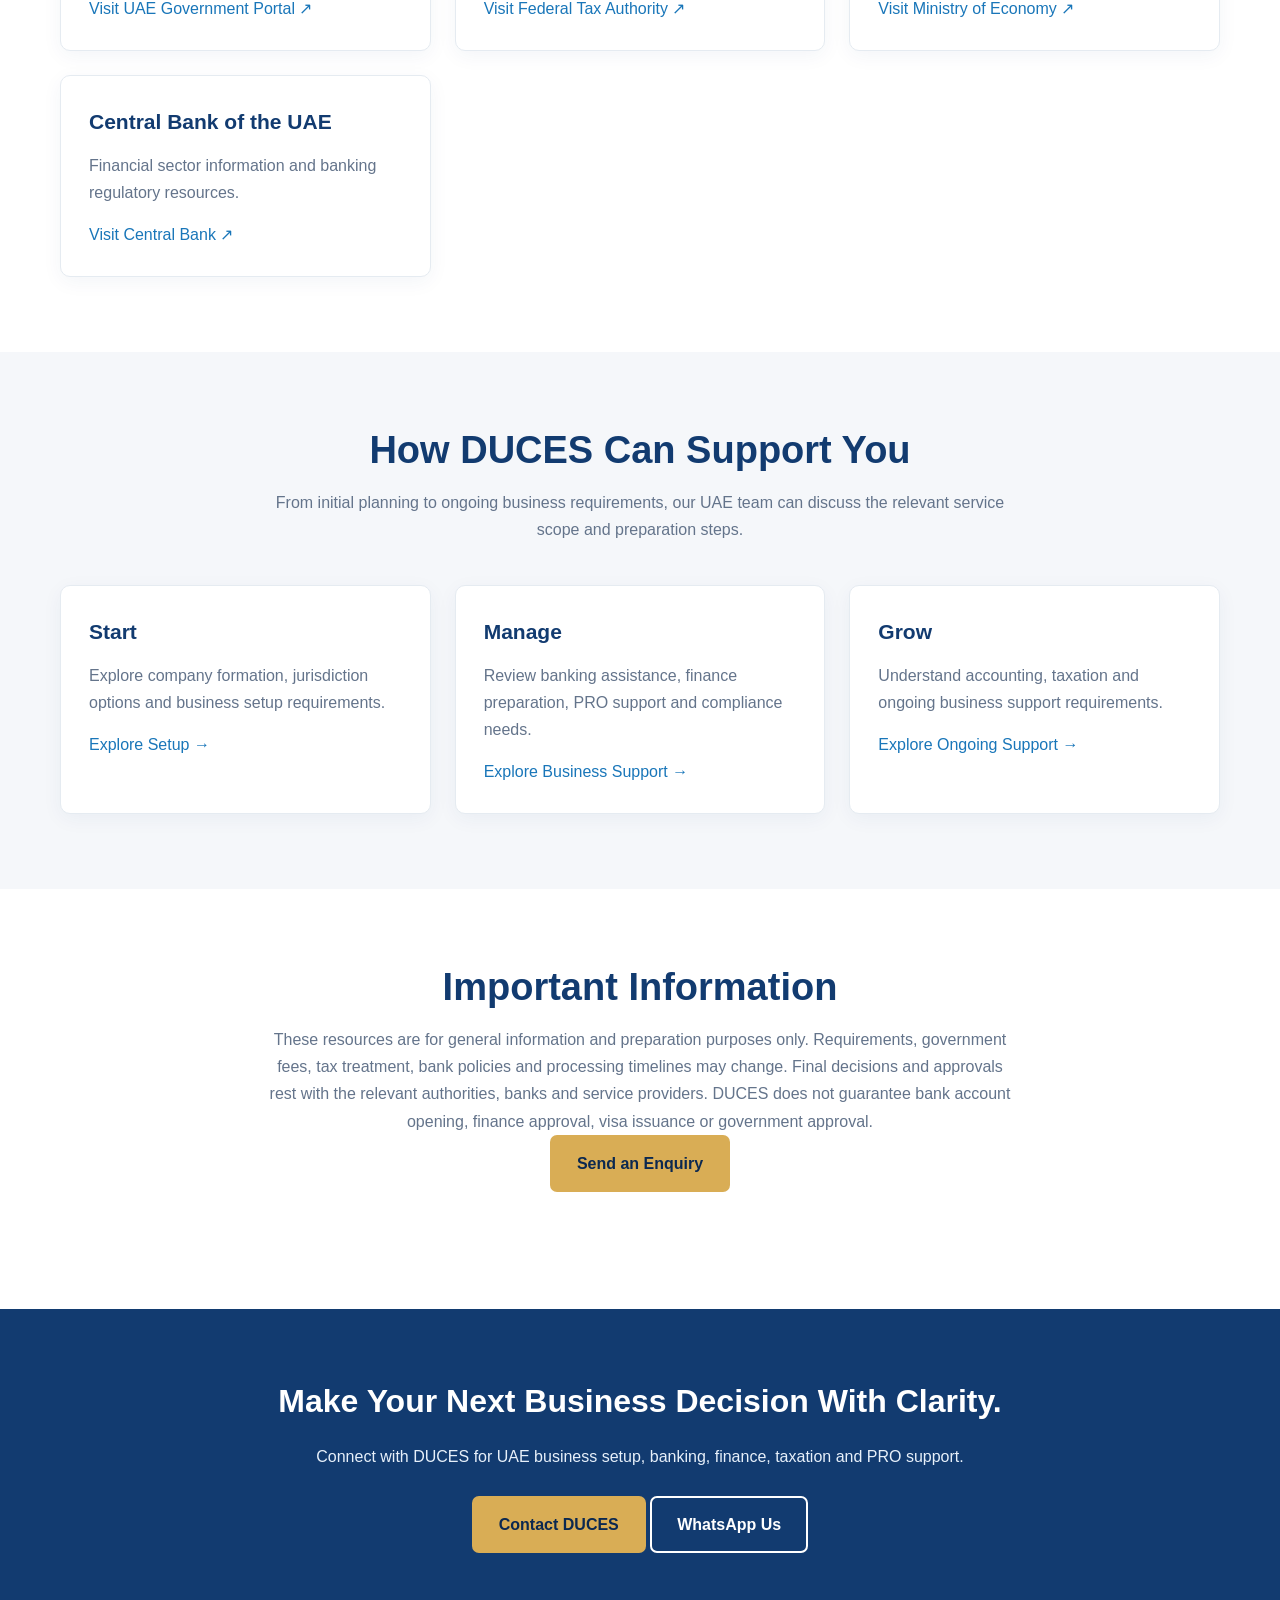
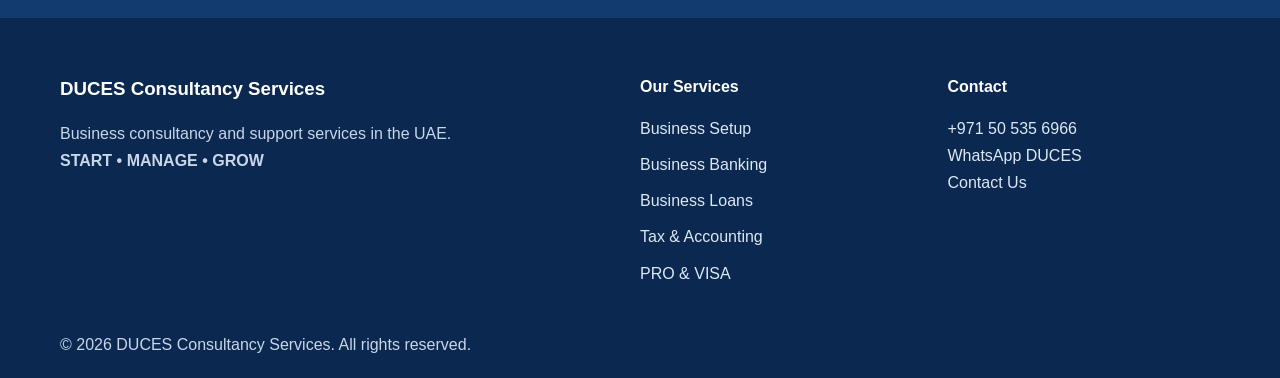
<file: resources.html>
<!DOCTYPE html>
<html lang="en">
<head>
<meta charset="UTF-8">
<meta name="viewport" content="width=device-width, initial-scale=1.0">
<title>UAE Business Resources & Guides | DUCES Consultancy Services</title>
<meta name="description" content="Explore UAE business setup guides, banking preparation checklists, business finance information, VAT and Corporate Tax resources, and PRO and visa guidance from DUCES.">
<meta name="theme-color" content="#123B70">
<link rel="stylesheet" href="css/style.css">
<script src="js/script.js" defer></script>
</head>
<body>

<div class="top-bar">
  <div class="container">
    <span>START • MANAGE • GROW</span>
    <a href="tel:+971505356966">+971 50 535 6966</a>
  </div>
</div>

<header class="site-header">
  <div class="container nav-container">
    <a class="site-logo" href="index.html">DUC<span>ES</span></a>
    <button class="menu-toggle" id="menuToggle" aria-label="Open menu" aria-expanded="false">☰</button>
    <nav>
      <ul class="nav-menu" id="navMenu">
        <li><a href="index.html">Home</a></li>
        <li class="dropdown">
          <a href="company-formation.html">Business Setup ▾</a>
          <ul class="dropdown-menu">
            <li><a href="company-formation.html#mainland">Mainland</a></li>
            <li><a href="company-formation.html#freezone">Free Zone</a></li>
            <li><a href="company-formation.html#offshore">Offshore</a></li>
          </ul>
        </li>
        <li><a href="business-banking.html">Business Banking</a></li>
        <li><a href="business-loan.html">Business Loans</a></li>
        <li><a href="taxation-accounting.html">Tax & Accounting</a></li>
        <li><a href="pro-visa-services.html">PRO & VISA</a></li>
        <li><a href="about.html">About Us</a></li>
        <li><a href="resources.html" aria-current="page">Resources</a></li>
        <li><a href="contact.html">Contact</a></li>
      </ul>
    </nav>
  </div>
</header>

<main>

<section class="hero">
  <div class="container hero-content">
    <p class="text-gold"><strong>DUCES KNOWLEDGE CENTRE</strong></p>
    <h1>Practical Resources for Your UAE Business Journey.</h1>
    <p>Explore business guides, preparation checklists and useful information to help you understand your next business decision.</p>
    <a class="btn btn-primary" href="#resource-library">Explore Resources</a>
  </div>
</section>

<section class="section" id="resource-library">
  <div class="container section-heading">
    <h2>UAE Business Resource Library</h2>
    <p>Explore our five core service areas and find the information relevant to your business.</p>
  </div>

  <div class="container card-grid">

    <article class="service-card">
      <h3>01. Business Setup & Company Formation</h3>
      <p>Understand the key considerations before choosing a UAE business structure.</p>
      <ul>
        <li>Mainland, Free Zone and Offshore options</li>
        <li>Business activity selection</li>
        <li>Shareholder and ownership structure</li>
        <li>Visa and office requirements</li>
        <li>Licence and renewal considerations</li>
      </ul>
      <a href="company-formation.html">Explore Business Setup →</a>
    </article>

    <article class="service-card">
      <h3>02. Business Banking Preparation</h3>
      <p>Organise the information commonly requested during a business account application.</p>
      <ul>
        <li>Trade licence and company documents</li>
        <li>MOA and ownership information, where applicable</li>
        <li>Shareholder and authorised signatory KYC</li>
        <li>Business activity and transaction profile</li>
        <li>Source of funds and business purpose</li>
      </ul>
      <a href="business-banking.html">Explore Banking Assistance →</a>
    </article>

    <article class="service-card">
      <h3>03. Business Loans & Finance</h3>
      <p>Understand the financial information lenders may review when assessing a finance request.</p>
      <ul>
        <li>Business operating history</li>
        <li>Bank statements and turnover</li>
        <li>Financial statements</li>
        <li>Existing liabilities</li>
        <li>Purpose and amount of finance</li>
      </ul>
      <a href="business-loan.html">Explore Business Finance →</a>
    </article>

    <article class="service-card">
      <h3>04. VAT, Corporate Tax & Accounting</h3>
      <p>Learn about common UAE tax and accounting responsibilities.</p>
      <ul>
        <li>VAT registration considerations</li>
        <li>Taxable and exempt supplies</li>
        <li>Bookkeeping and record keeping</li>
        <li>Corporate Tax considerations</li>
        <li>Returns and compliance preparation</li>
      </ul>
      <a href="taxation-accounting.html">Explore Tax & Accounting →</a>
    </article>

    <article class="service-card">
      <h3>05. PRO & Visa Services</h3>
      <p>Prepare for common UAE residency and company administration processes.</p>
      <ul>
        <li>Investor and employment visa processes</li>
        <li>Family and dependent visa considerations</li>
        <li>Medical and Emirates ID steps</li>
        <li>Establishment card requirements</li>
        <li>Renewal and cancellation procedures</li>
      </ul>
      <a href="pro-visa-services.html">Explore PRO & VISA →</a>
    </article>

    <article class="service-card">
      <h3>06. Business Planning & Readiness</h3>
      <p>Plan the practical financial and operational requirements of starting or managing a business.</p>
      <ul>
        <li>Initial setup and renewal budget</li>
        <li>Office and facility expenses</li>
        <li>Visa and staffing costs</li>
        <li>Banking and accounting expenses</li>
        <li>Working capital planning</li>
      </ul>
      <a href="contact.html">Discuss Your Business Plan →</a>
    </article>

  </div>
</section>

<section class="section section-light">
  <div class="container section-heading">
    <h2>Business Preparation Checklists</h2>
    <p>Use these lists to organise your information before starting a process.</p>
  </div>

  <div class="container card-grid">

    <article class="card">
      <h3>Company Formation Checklist</h3>
      <ul>
        <li>Proposed business activities</li>
        <li>Preferred emirate or jurisdiction</li>
        <li>Shareholder and partner details</li>
        <li>Expected visa requirements</li>
        <li>Office or facility preference</li>
        <li>Estimated starting budget</li>
      </ul>
      <a href="company-formation.html">Company Formation Guide →</a>
    </article>

    <article class="card">
      <h3>Business Bank Account Checklist</h3>
      <ul>
        <li>Valid trade licence</li>
        <li>MOA and company documents, where applicable</li>
        <li>Shareholder identification documents</li>
        <li>Business activity description</li>
        <li>Expected monthly transactions</li>
        <li>Source of funds information</li>
      </ul>
      <a href="business-banking.html">Banking Preparation Guide →</a>
    </article>

    <article class="card">
      <h3>Business Finance Checklist</h3>
      <ul>
        <li>Required finance amount</li>
        <li>Purpose of finance</li>
        <li>Business bank statements</li>
        <li>Turnover and financial information</li>
        <li>Existing loan commitments</li>
        <li>Available security, if applicable</li>
      </ul>
      <a href="business-loan.html">Finance Preparation Guide →</a>
    </article>

    <article class="card">
      <h3>Tax & Accounting Checklist</h3>
      <ul>
        <li>Trade licence and registration details</li>
        <li>Sales and purchase records</li>
        <li>Invoices and supporting documents</li>
        <li>Bank statements</li>
        <li>Expense and payroll records</li>
        <li>Previous tax filings, where applicable</li>
      </ul>
      <a href="taxation-accounting.html">Tax & Accounting Guide →</a>
    </article>

    <article class="card">
      <h3>PRO & Visa Checklist</h3>
      <ul>
        <li>Passport copy and personal details</li>
        <li>Photograph meeting required specifications</li>
        <li>Trade licence and establishment details</li>
        <li>Entry permit or current visa details</li>
        <li>Medical fitness requirements</li>
        <li>Emirates ID application requirements</li>
      </ul>
      <a href="pro-visa-services.html">PRO & Visa Guide →</a>
    </article>

    <article class="card">
      <h3>Business Planning Checklist</h3>
      <ul>
        <li>Business model and activity</li>
        <li>Target customers and market</li>
        <li>Initial investment budget</li>
        <li>Monthly operating expenses</li>
        <li>Staffing and visa requirements</li>
        <li>Cash flow and working capital</li>
      </ul>
      <a href="contact.html">Speak With DUCES →</a>
    </article>

  </div>
</section>

<section class="section">
  <div class="container section-heading">
    <h2>Useful Official UAE Resources</h2>
    <p>For current laws, official requirements, government services and regulatory updates, consult the relevant authorities.</p>
  </div>

  <div class="container card-grid">

    <article class="card">
      <h3>UAE Government Portal</h3>
      <p>Government services, official information and general UAE guidance.</p>
      <a href="https://u.ae/" target="_blank" rel="noopener noreferrer">Visit UAE Government Portal ↗</a>
    </article>

    <article class="card">
      <h3>Federal Tax Authority</h3>
      <p>Official VAT, Corporate Tax, tax registration and filing information.</p>
      <a href="https://tax.gov.ae/" target="_blank" rel="noopener noreferrer">Visit Federal Tax Authority ↗</a>
    </article>

    <article class="card">
      <h3>Ministry of Economy</h3>
      <p>Official economic, commercial and business-related information.</p>
      <a href="https://www.moec.gov.ae/" target="_blank" rel="noopener noreferrer">Visit Ministry of Economy ↗</a>
    </article>

    <article class="card">
      <h3>Central Bank of the UAE</h3>
      <p>Financial sector information and banking regulatory resources.</p>
      <a href="https://www.centralbank.ae/" target="_blank" rel="noopener noreferrer">Visit Central Bank ↗</a>
    </article>

  </div>
</section>

<section class="section section-light">
  <div class="container section-heading">
    <h2>How DUCES Can Support You</h2>
    <p>From initial planning to ongoing business requirements, our UAE team can discuss the relevant service scope and preparation steps.</p>
  </div>

  <div class="container card-grid">
    <article class="card">
      <h3>Start</h3>
      <p>Explore company formation, jurisdiction options and business setup requirements.</p>
      <a href="company-formation.html">Explore Setup →</a>
    </article>

    <article class="card">
      <h3>Manage</h3>
      <p>Review banking assistance, finance preparation, PRO support and compliance needs.</p>
      <a href="business-banking.html">Explore Business Support →</a>
    </article>

    <article class="card">
      <h3>Grow</h3>
      <p>Understand accounting, taxation and ongoing business support requirements.</p>
      <a href="taxation-accounting.html">Explore Ongoing Support →</a>
    </article>
  </div>
</section>

<section class="section">
  <div class="container section-heading">
    <h2>Important Information</h2>
    <p>These resources are for general information and preparation purposes only. Requirements, government fees, tax treatment, bank policies and processing timelines may change. Final decisions and approvals rest with the relevant authorities, banks and service providers. DUCES does not guarantee bank account opening, finance approval, visa issuance or government approval.</p>
    <a class="btn btn-primary" href="contact.html">Send an Enquiry</a>
  </div>
</section>

<section class="cta-section">
  <div class="container">
    <h2>Make Your Next Business Decision With Clarity.</h2>
    <p>Connect with DUCES for UAE business setup, banking, finance, taxation and PRO support.</p>
    <a class="btn btn-primary" href="contact.html">Contact DUCES</a>
    <a class="btn btn-outline" href="https://wa.me/971505356966" target="_blank" rel="noopener noreferrer">WhatsApp Us</a>
  </div>
</section>

</main>

<footer class="site-footer">
  <div class="container footer-grid">
    <div>
      <h3>DUCES Consultancy Services</h3>
      <p>Business consultancy and support services in the UAE.</p>
      <p><strong>START • MANAGE • GROW</strong></p>
    </div>
    <div>
      <h4>Our Services</h4>
      <ul>
        <li><a href="company-formation.html">Business Setup</a></li>
        <li><a href="business-banking.html">Business Banking</a></li>
        <li><a href="business-loan.html">Business Loans</a></li>
        <li><a href="taxation-accounting.html">Tax & Accounting</a></li>
        <li><a href="pro-visa-services.html">PRO & VISA</a></li>
      </ul>
    </div>
    <div>
      <h4>Contact</h4>
      <p><a href="tel:+971505356966">+971 50 535 6966</a></p>
      <p><a href="https://wa.me/971505356966">WhatsApp DUCES</a></p>
      <p><a href="contact.html">Contact Us</a></p>
    </div>
  </div>
  <div class="container">
    <p>© <span data-current-year>2026</span> DUCES Consultancy Services. All rights reserved.</p>
  </div>
</footer>

<a class="whatsapp-float" href="https://wa.me/971505356966" target="_blank" rel="noopener noreferrer">WhatsApp</a>

</body>
</html>
</file>
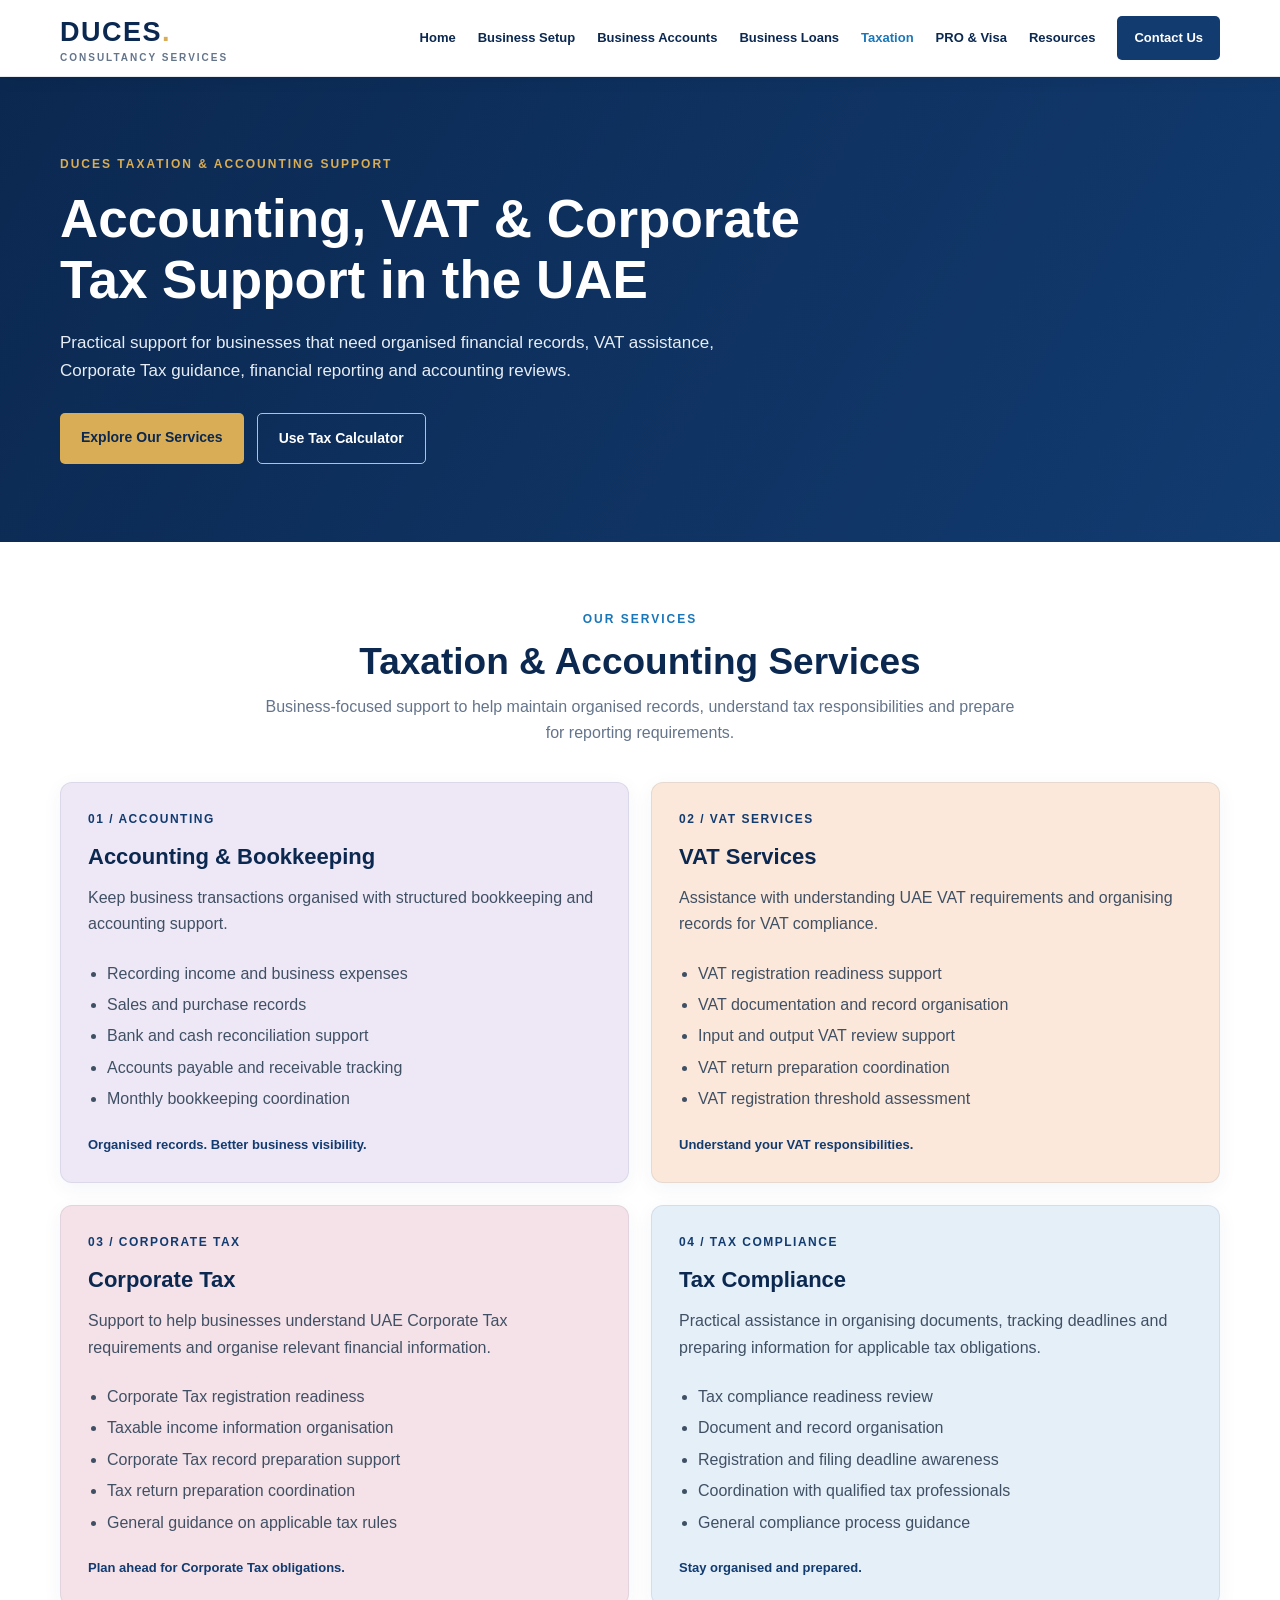
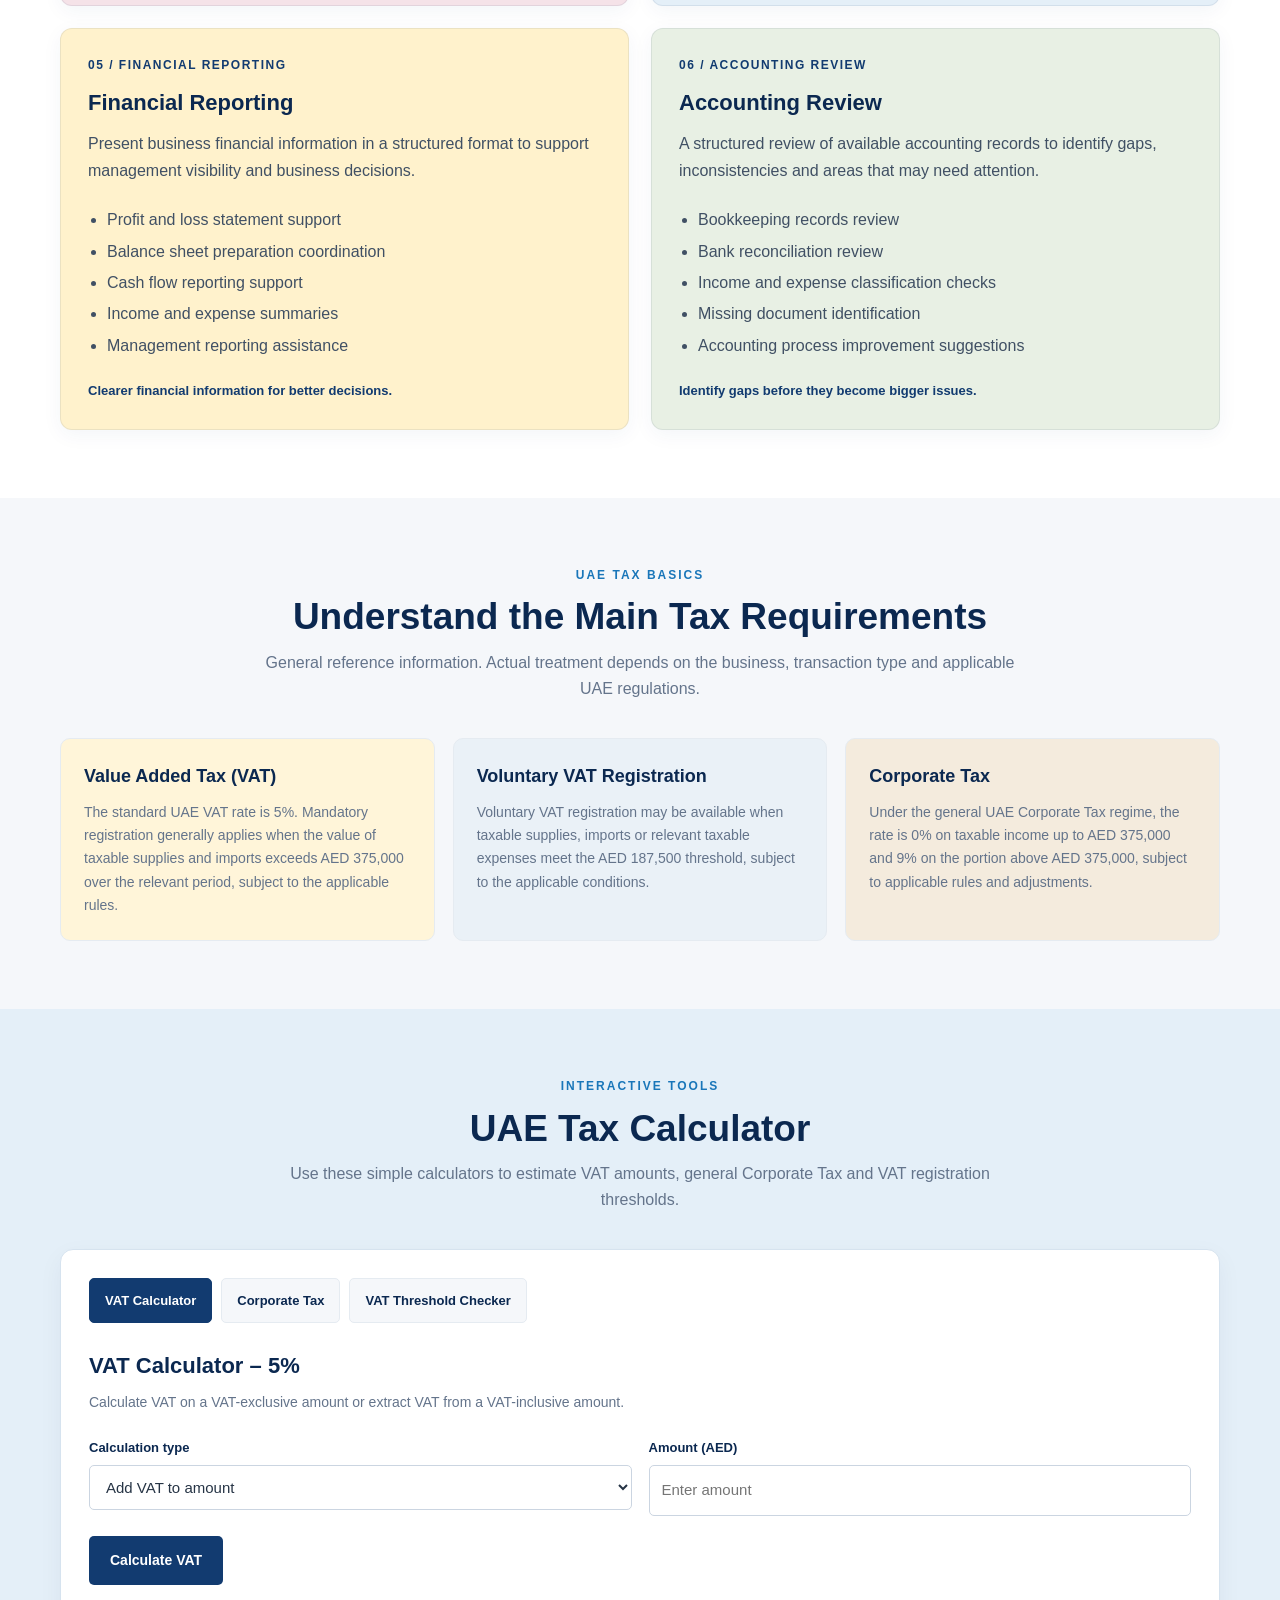
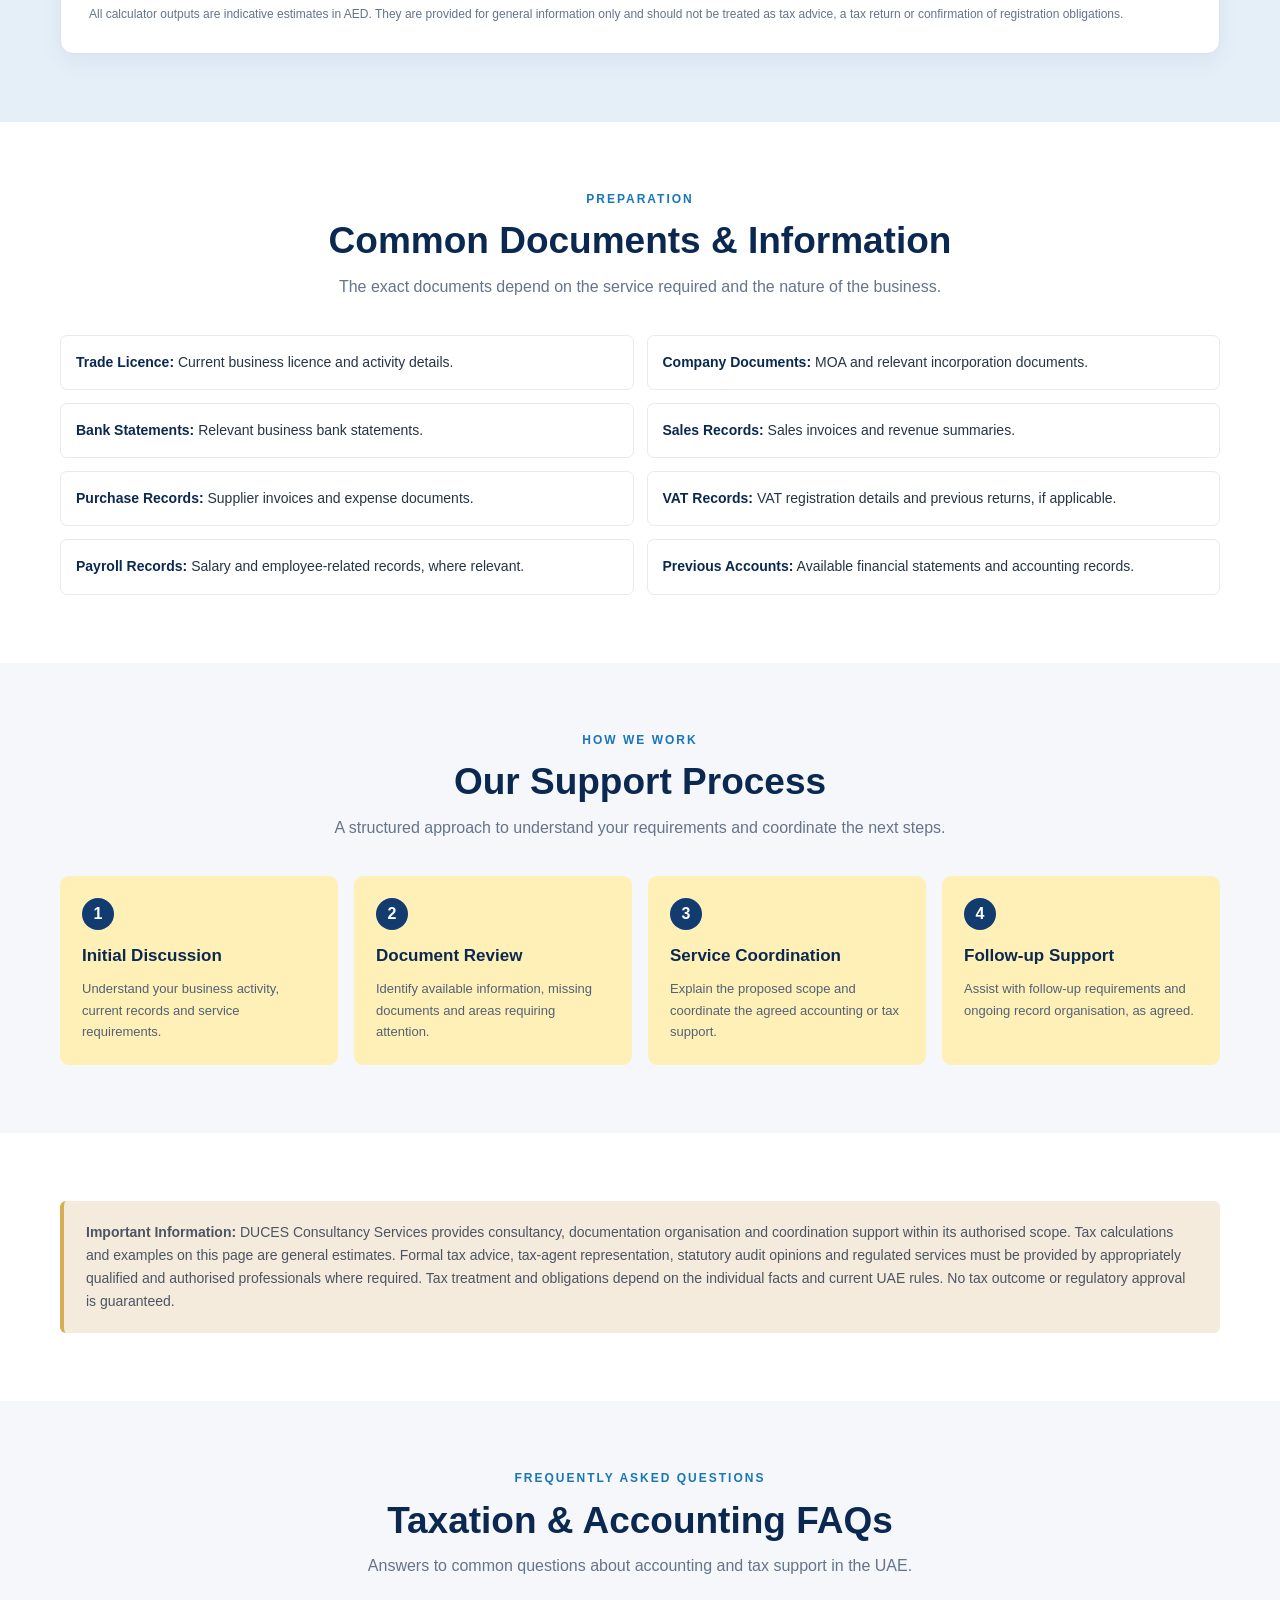
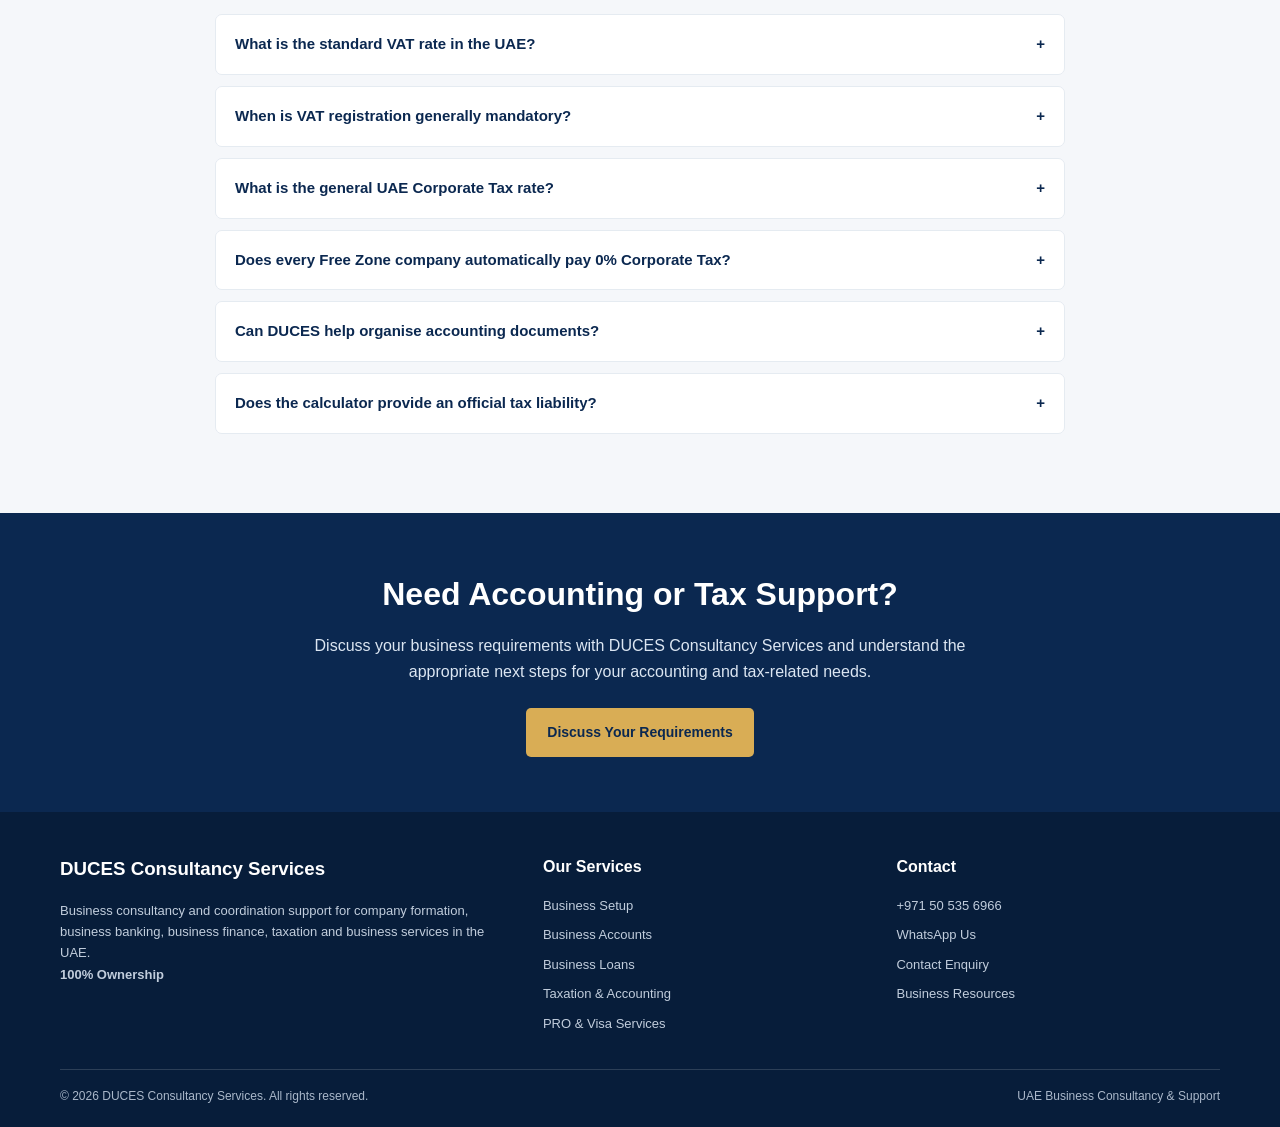
<file: taxation-accounting.html>
<!DOCTYPE html>
<html lang="en">
<head>
  <meta charset="UTF-8">
  <meta name="viewport" content="width=device-width, initial-scale=1.0">
  <meta name="description" content="DUCES Consultancy Services provides UAE accounting, bookkeeping, VAT, corporate tax, tax compliance, financial reporting and accounting review support.">
  <title>Taxation & Accounting Services | DUCES Consultancy</title>

  <link rel="stylesheet" href="css/style.css">

  <style>
    :root {
      --royal: #123B70;
      --navy: #0B2850;
      --ocean: #1976B9;
      --gold: #D9AD55;
      --charcoal: #263445;
      --muted: #64748B;
      --white: #FFFFFF;
      --neutral: #F5F7FA;
      --border: #E5EBF1;

      /* Service-specific pastel colours */
      --accounting: #EEE8F6;
      --vat: #FBE8DA;
      --corporate: #F5E2E8;
      --compliance: #E4EFF8;
      --reporting: #FFF2CC;
      --review: #E8F0E4;

      /* Supporting pastel colours */
      --soft-yellow: #FFF0B8;
      --soft-green: #E4EEDC;
      --soft-peach: #F6E1CF;
      --soft-blue: #E1E9F5;
    }

    * {
      box-sizing: border-box;
    }

    html {
      scroll-behavior: smooth;
    }

    body {
      margin: 0;
      font-family: Arial, Helvetica, sans-serif;
      color: var(--charcoal);
      background: var(--white);
      line-height: 1.65;
    }

    a {
      color: inherit;
      text-decoration: none;
    }

    .container {
      width: min(1160px, 92%);
      margin: auto;
    }

    .site-header {
      background: var(--white);
      border-bottom: 1px solid var(--border);
      position: sticky;
      top: 0;
      z-index: 1000;
    }

    .header-inner {
      min-height: 76px;
      display: flex;
      align-items: center;
      justify-content: space-between;
      gap: 24px;
    }

    .brand {
      color: var(--navy);
      font-size: 27px;
      font-weight: 800;
      letter-spacing: 1.5px;
    }

    .brand span {
      color: var(--gold);
    }

    .brand small {
      display: block;
      color: var(--muted);
      font-size: 10px;
      letter-spacing: 2px;
      font-weight: 600;
      margin-top: -5px;
    }

    .nav-menu {
      display: flex;
      align-items: center;
      gap: 22px;
    }

    .nav-menu a {
      color: var(--navy);
      font-size: 13px;
      font-weight: 700;
      padding: 27px 0;
    }

    .nav-menu a:hover,
    .nav-menu a.active {
      color: var(--ocean);
    }

    .nav-menu .nav-cta {
      background: var(--royal);
      color: var(--white);
      padding: 11px 17px;
      border-radius: 5px;
    }

    .nav-toggle {
      display: none;
      background: var(--royal);
      color: white;
      border: 0;
      padding: 9px 13px;
      border-radius: 5px;
      font-size: 20px;
      cursor: pointer;
    }

    .hero {
      background: linear-gradient(120deg, var(--navy), var(--royal));
      color: var(--white);
      padding: 78px 0;
    }

    .hero-content {
      max-width: 790px;
    }

    .eyebrow {
      color: var(--gold);
      font-size: 12px;
      font-weight: 800;
      letter-spacing: 2px;
      text-transform: uppercase;
    }

    .hero h1 {
      font-size: clamp(34px, 5vw, 53px);
      line-height: 1.15;
      margin: 14px 0 18px;
    }

    .hero p {
      max-width: 720px;
      color: #E7EDF5;
      font-size: 17px;
    }

    .hero-actions {
      display: flex;
      flex-wrap: wrap;
      gap: 13px;
      margin-top: 27px;
    }

    .btn {
      display: inline-block;
      border: 0;
      border-radius: 5px;
      padding: 13px 21px;
      font-weight: 700;
      font-size: 14px;
      cursor: pointer;
      text-align: center;
    }

    .btn-gold {
      background: var(--gold);
      color: var(--navy);
    }

    .btn-outline {
      border: 1px solid rgba(255,255,255,.7);
      color: var(--white);
    }

    .btn-blue {
      background: var(--royal);
      color: var(--white);
    }

    .section {
      padding: 68px 0;
    }

    .section-light {
      background: var(--neutral);
    }

    .section-heading {
      max-width: 760px;
      margin: 0 auto 35px;
      text-align: center;
    }

    .section-heading .eyebrow {
      color: var(--ocean);
    }

    .section-heading h2 {
      color: var(--navy);
      font-size: clamp(27px, 4vw, 37px);
      line-height: 1.2;
      margin: 10px 0;
    }

    .section-heading p {
      color: var(--muted);
      margin: 0;
    }

    .service-grid {
      display: grid;
      grid-template-columns: repeat(2, minmax(0, 1fr));
      gap: 22px;
    }

    /* Full-card pastel service backgrounds */
    .service-card {
      padding: 27px;
      border-radius: 12px;
      border: 1px solid rgba(11,40,80,.08);
      min-height: 265px;
      display: flex;
      flex-direction: column;
    }

    .service-card.accounting { background: var(--accounting); }
    .service-card.vat { background: var(--vat); }
    .service-card.corporate { background: var(--corporate); }
    .service-card.compliance { background: var(--compliance); }
    .service-card.reporting { background: var(--reporting); }
    .service-card.review { background: var(--review); }

    .service-number {
      color: var(--royal);
      font-size: 12px;
      font-weight: 800;
      letter-spacing: 1.5px;
    }

    .service-card h3 {
      color: var(--navy);
      font-size: 22px;
      margin: 9px 0 10px;
    }

    .service-card p {
      color: #405064;
      margin: 0 0 13px;
    }

    .service-card ul {
      padding-left: 19px;
      margin: 5px 0 0;
      color: #405064;
    }

    .service-card li {
      margin: 5px 0;
    }

    .service-note {
      margin-top: auto;
      padding-top: 16px;
      color: var(--royal);
      font-size: 13px;
      font-weight: 700;
    }

    .info-grid {
      display: grid;
      grid-template-columns: repeat(3, minmax(0, 1fr));
      gap: 18px;
    }

    .info-card {
      padding: 23px;
      border-radius: 10px;
      border: 1px solid var(--border);
    }

    .info-card h3 {
      color: var(--navy);
      margin: 0 0 10px;
      font-size: 18px;
    }

    .info-card p {
      color: var(--muted);
      margin: 0;
      font-size: 14px;
    }

    .info-card.yellow { background: #FFF5D9; }
    .info-card.blue { background: #EAF1F7; }
    .info-card.beige { background: #F4EBDD; }

    /* Calculator */
    .calculator-section {
      background: var(--compliance);
    }

    .calculator-shell {
      background: var(--white);
      border: 1px solid #D6E3EF;
      border-radius: 13px;
      padding: 28px;
      box-shadow: 0 8px 25px rgba(11,40,80,.05);
    }

    .calculator-tabs {
      display: flex;
      flex-wrap: wrap;
      gap: 9px;
      margin-bottom: 25px;
    }

    .calc-tab {
      border: 1px solid var(--border);
      background: var(--neutral);
      color: var(--navy);
      padding: 11px 15px;
      border-radius: 5px;
      cursor: pointer;
      font-weight: 700;
      font-size: 13px;
    }

    .calc-tab.active {
      background: var(--royal);
      color: var(--white);
      border-color: var(--royal);
    }

    .calc-panel {
      display: none;
    }

    .calc-panel.active {
      display: block;
    }

    .calc-panel h3 {
      color: var(--navy);
      margin: 0 0 7px;
      font-size: 22px;
    }

    .calc-intro {
      color: var(--muted);
      margin: 0 0 22px;
      font-size: 14px;
    }

    .calc-grid {
      display: grid;
      grid-template-columns: repeat(2, minmax(0, 1fr));
      gap: 17px;
    }

    .field label {
      display: block;
      color: var(--navy);
      font-weight: 700;
      font-size: 13px;
      margin-bottom: 7px;
    }

    .field input,
    .field select {
      width: 100%;
      padding: 12px;
      border: 1px solid #CBD5E1;
      border-radius: 5px;
      background: white;
      color: var(--charcoal);
      font-size: 15px;
    }

    .field input:focus,
    .field select:focus {
      outline: 2px solid #B7D4EF;
      border-color: var(--ocean);
    }

    .calc-actions {
      margin-top: 20px;
    }

    .result-box {
      display: none;
      background: #FFF2CC;
      border: 1px solid #EAD99F;
      border-radius: 8px;
      padding: 19px;
      margin-top: 20px;
    }

    .result-box.show {
      display: block;
    }

    .result-box h4 {
      margin: 0 0 10px;
      color: var(--navy);
    }

    .result-line {
      display: flex;
      justify-content: space-between;
      gap: 15px;
      padding: 7px 0;
      border-bottom: 1px solid rgba(11,40,80,.10);
      font-size: 14px;
    }

    .result-line:last-child {
      border-bottom: 0;
      font-weight: 800;
      color: var(--navy);
    }

    .result-value {
      font-weight: 800;
      text-align: right;
    }

    .calc-disclaimer {
      color: var(--muted);
      font-size: 12px;
      margin: 20px 0 0;
    }

    .threshold-result {
      font-weight: 700;
      color: var(--navy);
      line-height: 1.5;
    }

    .checklist {
      display: grid;
      grid-template-columns: repeat(2, minmax(0, 1fr));
      gap: 13px;
    }

    .check-item {
      background: var(--white);
      border: 1px solid var(--border);
      border-radius: 7px;
      padding: 15px;
      color: var(--charcoal);
      font-size: 14px;
    }

    .check-item strong {
      color: var(--navy);
    }

    .process-grid {
      display: grid;
      grid-template-columns: repeat(4, minmax(0, 1fr));
      gap: 16px;
    }

    .process-card {
      background: var(--soft-yellow);
      border-radius: 9px;
      padding: 22px;
    }

    .process-card .step {
      display: inline-flex;
      width: 32px;
      height: 32px;
      align-items: center;
      justify-content: center;
      border-radius: 50%;
      background: var(--royal);
      color: white;
      font-weight: 800;
      margin-bottom: 12px;
    }

    .process-card h3 {
      color: var(--navy);
      font-size: 17px;
      margin: 0 0 8px;
    }

    .process-card p {
      color: #526174;
      font-size: 13px;
      margin: 0;
    }

    .notice {
      background: #F4EBDD;
      border-left: 4px solid var(--gold);
      padding: 20px 22px;
      border-radius: 6px;
      color: #4B5563;
      font-size: 14px;
    }

    .faq-list {
      max-width: 850px;
      margin: auto;
    }

    .faq-item {
      background: white;
      border: 1px solid var(--border);
      border-radius: 7px;
      margin-bottom: 11px;
      overflow: hidden;
    }

    .faq-question {
      width: 100%;
      border: 0;
      background: white;
      padding: 17px 19px;
      color: var(--navy);
      font-weight: 700;
      text-align: left;
      font-size: 15px;
      cursor: pointer;
      display: flex;
      justify-content: space-between;
      gap: 15px;
    }

    .faq-answer {
      display: none;
      padding: 0 19px 17px;
      color: var(--muted);
      font-size: 14px;
    }

    .faq-item.open .faq-answer {
      display: block;
    }

    .cta-section {
      background: var(--navy);
      color: white;
      padding: 55px 0;
      text-align: center;
    }

    .cta-section h2 {
      font-size: 32px;
      margin: 0 0 12px;
    }

    .cta-section p {
      color: #DCE6F2;
      max-width: 690px;
      margin: 0 auto 22px;
    }

    .site-footer {
      background: #071D3A;
      color: #DCE6F2;
      padding: 42px 0 20px;
    }

    .footer-grid {
      display: grid;
      grid-template-columns: 1.4fr 1fr 1fr;
      gap: 30px;
    }

    .footer-grid h3,
    .footer-grid h4 {
      color: white;
      margin-top: 0;
    }

    .footer-grid p,
    .footer-grid a {
      color: #C1CDDC;
      font-size: 13px;
    }

    .footer-links {
      display: grid;
      gap: 8px;
    }

    .footer-bottom {
      border-top: 1px solid rgba(255,255,255,.15);
      margin-top: 30px;
      padding-top: 17px;
      font-size: 12px;
      color: #AAB8CA;
      display: flex;
      justify-content: space-between;
      flex-wrap: wrap;
      gap: 10px;
    }

    @media (max-width: 900px) {
      .nav-toggle {
        display: block;
      }

      .nav-menu {
        display: none;
        position: absolute;
        left: 0;
        right: 0;
        top: 76px;
        background: white;
        padding: 12px 4%;
        border-bottom: 1px solid var(--border);
        flex-direction: column;
        align-items: stretch;
        gap: 0;
      }

      .nav-menu.open {
        display: flex;
      }

      .nav-menu a {
        padding: 12px 5px;
        border-bottom: 1px solid var(--border);
      }

      .nav-menu .nav-cta {
        margin-top: 10px;
        text-align: center;
      }

      .process-grid {
        grid-template-columns: repeat(2, minmax(0, 1fr));
      }
    }

    @media (max-width: 650px) {
      .hero {
        padding: 57px 0;
      }

      .section {
        padding: 48px 0;
      }

      .service-grid,
      .info-grid,
      .calc-grid,
      .checklist,
      .footer-grid {
        grid-template-columns: 1fr;
      }

      .process-grid {
        grid-template-columns: 1fr;
      }

      .service-card {
        min-height: auto;
      }

      .calculator-shell {
        padding: 18px;
      }

      .result-line {
        font-size: 13px;
      }

      .cta-section h2 {
        font-size: 26px;
      }
    }
  </style>
</head>

<body>

  <!-- Header -->
  <header class="site-header">
    <div class="container header-inner">
      <a href="index.html" class="brand">
        DUCES<span>.</span>
        <small>CONSULTANCY SERVICES</small>
      </a>

      <button class="nav-toggle" id="navToggle" aria-label="Toggle navigation" aria-expanded="false">
        ☰
      </button>

      <nav class="nav-menu" id="navMenu">
        <a href="index.html">Home</a>
        <a href="company-formation.html">Business Setup</a>
        <a href="business-accounts.html">Business Accounts</a>
        <a href="business-loan.html">Business Loans</a>
        <a href="taxation-accounting.html" class="active">Taxation</a>
        <a href="pro-visa.html">PRO & Visa</a>
        <a href="resources.html">Resources</a>
        <a href="contact.html" class="nav-cta">Contact Us</a>
      </nav>
    </div>
  </header>

  <!-- Hero -->
  <section class="hero">
    <div class="container">
      <div class="hero-content">
        <div class="eyebrow">DUCES Taxation & Accounting Support</div>
        <h1>Accounting, VAT & Corporate Tax Support in the UAE</h1>
        <p>
          Practical support for businesses that need organised financial
          records, VAT assistance, Corporate Tax guidance, financial reporting
          and accounting reviews.
        </p>
        <div class="hero-actions">
          <a href="#services" class="btn btn-gold">Explore Our Services</a>
          <a href="#tax-calculator" class="btn btn-outline">Use Tax Calculator</a>
        </div>
      </div>
    </div>
  </section>

  <!-- Services -->
  <section class="section" id="services">
    <div class="container">
      <div class="section-heading">
        <div class="eyebrow">Our Services</div>
        <h2>Taxation & Accounting Services</h2>
        <p>
          Business-focused support to help maintain organised records,
          understand tax responsibilities and prepare for reporting requirements.
        </p>
      </div>

      <div class="service-grid">

        <article class="service-card accounting">
          <div class="service-number">01 / ACCOUNTING</div>
          <h3>Accounting & Bookkeeping</h3>
          <p>
            Keep business transactions organised with structured bookkeeping
            and accounting support.
          </p>
          <ul>
            <li>Recording income and business expenses</li>
            <li>Sales and purchase records</li>
            <li>Bank and cash reconciliation support</li>
            <li>Accounts payable and receivable tracking</li>
            <li>Monthly bookkeeping coordination</li>
          </ul>
          <div class="service-note">Organised records. Better business visibility.</div>
        </article>

        <article class="service-card vat">
          <div class="service-number">02 / VAT SERVICES</div>
          <h3>VAT Services</h3>
          <p>
            Assistance with understanding UAE VAT requirements and organising
            records for VAT compliance.
          </p>
          <ul>
            <li>VAT registration readiness support</li>
            <li>VAT documentation and record organisation</li>
            <li>Input and output VAT review support</li>
            <li>VAT return preparation coordination</li>
            <li>VAT registration threshold assessment</li>
          </ul>
          <div class="service-note">Understand your VAT responsibilities.</div>
        </article>

        <article class="service-card corporate">
          <div class="service-number">03 / CORPORATE TAX</div>
          <h3>Corporate Tax</h3>
          <p>
            Support to help businesses understand UAE Corporate Tax
            requirements and organise relevant financial information.
          </p>
          <ul>
            <li>Corporate Tax registration readiness</li>
            <li>Taxable income information organisation</li>
            <li>Corporate Tax record preparation support</li>
            <li>Tax return preparation coordination</li>
            <li>General guidance on applicable tax rules</li>
          </ul>
          <div class="service-note">Plan ahead for Corporate Tax obligations.</div>
        </article>

        <article class="service-card compliance">
          <div class="service-number">04 / TAX COMPLIANCE</div>
          <h3>Tax Compliance</h3>
          <p>
            Practical assistance in organising documents, tracking deadlines
            and preparing information for applicable tax obligations.
          </p>
          <ul>
            <li>Tax compliance readiness review</li>
            <li>Document and record organisation</li>
            <li>Registration and filing deadline awareness</li>
            <li>Coordination with qualified tax professionals</li>
            <li>General compliance process guidance</li>
          </ul>
          <div class="service-note">Stay organised and prepared.</div>
        </article>

        <article class="service-card reporting">
          <div class="service-number">05 / FINANCIAL REPORTING</div>
          <h3>Financial Reporting</h3>
          <p>
            Present business financial information in a structured format
            to support management visibility and business decisions.
          </p>
          <ul>
            <li>Profit and loss statement support</li>
            <li>Balance sheet preparation coordination</li>
            <li>Cash flow reporting support</li>
            <li>Income and expense summaries</li>
            <li>Management reporting assistance</li>
          </ul>
          <div class="service-note">Clearer financial information for better decisions.</div>
        </article>

        <article class="service-card review">
          <div class="service-number">06 / ACCOUNTING REVIEW</div>
          <h3>Accounting Review</h3>
          <p>
            A structured review of available accounting records to identify
            gaps, inconsistencies and areas that may need attention.
          </p>
          <ul>
            <li>Bookkeeping records review</li>
            <li>Bank reconciliation review</li>
            <li>Income and expense classification checks</li>
            <li>Missing document identification</li>
            <li>Accounting process improvement suggestions</li>
          </ul>
          <div class="service-note">Identify gaps before they become bigger issues.</div>
        </article>

      </div>
    </div>
  </section>

  <!-- UAE tax information -->
  <section class="section section-light">
    <div class="container">
      <div class="section-heading">
        <div class="eyebrow">UAE Tax Basics</div>
        <h2>Understand the Main Tax Requirements</h2>
        <p>
          General reference information. Actual treatment depends on the
          business, transaction type and applicable UAE regulations.
        </p>
      </div>

      <div class="info-grid">
        <article class="info-card yellow">
          <h3>Value Added Tax (VAT)</h3>
          <p>
            The standard UAE VAT rate is 5%. Mandatory registration generally
            applies when the value of taxable supplies and imports exceeds
            AED 375,000 over the relevant period, subject to the applicable rules.
          </p>
        </article>

        <article class="info-card blue">
          <h3>Voluntary VAT Registration</h3>
          <p>
            Voluntary VAT registration may be available when taxable supplies,
            imports or relevant taxable expenses meet the AED 187,500 threshold,
            subject to the applicable conditions.
          </p>
        </article>

        <article class="info-card beige">
          <h3>Corporate Tax</h3>
          <p>
            Under the general UAE Corporate Tax regime, the rate is 0% on
            taxable income up to AED 375,000 and 9% on the portion above
            AED 375,000, subject to applicable rules and adjustments.
          </p>
        </article>
      </div>
    </div>
  </section>

  <!-- Tax calculators -->
  <section class="section calculator-section" id="tax-calculator">
    <div class="container">
      <div class="section-heading">
        <div class="eyebrow">Interactive Tools</div>
        <h2>UAE Tax Calculator</h2>
        <p>
          Use these simple calculators to estimate VAT amounts, general
          Corporate Tax and VAT registration thresholds.
        </p>
      </div>

      <div class="calculator-shell">

        <div class="calculator-tabs" role="tablist" aria-label="Tax calculator options">
          <button class="calc-tab active" data-tab="vatCalc" type="button">
            VAT Calculator
          </button>
          <button class="calc-tab" data-tab="corporateCalc" type="button">
            Corporate Tax
          </button>
          <button class="calc-tab" data-tab="thresholdCalc" type="button">
            VAT Threshold Checker
          </button>
        </div>

        <!-- VAT Calculator -->
        <div class="calc-panel active" id="vatCalc">
          <h3>VAT Calculator – 5%</h3>
          <p class="calc-intro">
            Calculate VAT on a VAT-exclusive amount or extract VAT from a
            VAT-inclusive amount.
          </p>

          <div class="calc-grid">
            <div class="field">
              <label for="vatMode">Calculation type</label>
              <select id="vatMode">
                <option value="exclusive">Add VAT to amount</option>
                <option value="inclusive">Extract VAT from total</option>
              </select>
            </div>

            <div class="field">
              <label for="vatAmount">Amount (AED)</label>
              <input type="number" id="vatAmount" min="0" step="0.01" placeholder="Enter amount">
            </div>
          </div>

          <div class="calc-actions">
            <button class="btn btn-blue" id="calculateVat" type="button">Calculate VAT</button>
          </div>

          <div class="result-box" id="vatResult" aria-live="polite">
            <h4>VAT Calculation Result</h4>
            <div class="result-line">
              <span>Amount before VAT</span>
              <span class="result-value" id="vatBase">AED 0.00</span>
            </div>
            <div class="result-line">
              <span>VAT amount (5%)</span>
              <span class="result-value" id="vatTax">AED 0.00</span>
            </div>
            <div class="result-line">
              <span>Total including VAT</span>
              <span class="result-value" id="vatTotal">AED 0.00</span>
            </div>
          </div>
        </div>

        <!-- Corporate Tax Calculator -->
        <div class="calc-panel" id="corporateCalc">
          <h3>Corporate Tax Estimator</h3>
          <p class="calc-intro">
            A simplified estimate using the general 0% and 9% Corporate Tax
            bands. Enter estimated taxable income, not turnover or revenue.
          </p>

          <div class="calc-grid">
            <div class="field">
              <label for="taxableIncome">Estimated taxable income (AED)</label>
              <input type="number" id="taxableIncome" min="0" step="0.01" placeholder="Enter taxable income">
            </div>
          </div>

          <div class="calc-actions">
            <button class="btn btn-blue" id="calculateCorporate" type="button">
              Estimate Corporate Tax
            </button>
          </div>

          <div class="result-box" id="corporateResult" aria-live="polite">
            <h4>Estimated Corporate Tax</h4>
            <div class="result-line">
              <span>Taxable income</span>
              <span class="result-value" id="ctIncome">AED 0.00</span>
            </div>
            <div class="result-line">
              <span>Income in 0% band</span>
              <span class="result-value" id="ctZeroBand">AED 0.00</span>
            </div>
            <div class="result-line">
              <span>Income in 9% band</span>
              <span class="result-value" id="ctNineBand">AED 0.00</span>
            </div>
            <div class="result-line">
              <span>Estimated tax at 9%</span>
              <span class="result-value" id="ctTax">AED 0.00</span>
            </div>
          </div>

          <p class="calc-disclaimer">
            This simplified estimator does not determine tax liability.
            Taxable income adjustments, exemptions, reliefs, tax losses,
            group rules and Free Zone qualifying-income conditions may affect
            the actual calculation.
          </p>
        </div>

        <!-- VAT Threshold Checker -->
        <div class="calc-panel" id="thresholdCalc">
          <h3>VAT Registration Threshold Checker</h3>
          <p class="calc-intro">
            Enter the relevant value of taxable supplies and imports to
            compare it with the general UAE VAT registration thresholds.
          </p>

          <div class="calc-grid">
            <div class="field">
              <label for="annualSupplies">Relevant taxable supplies and imports (AED)</label>
              <input type="number" id="annualSupplies" min="0" step="0.01" placeholder="Enter amount">
            </div>
          </div>

          <div class="calc-actions">
            <button class="btn btn-blue" id="checkThreshold" type="button">
              Check Threshold
            </button>
          </div>

          <div class="result-box" id="thresholdResult" aria-live="polite">
            <h4>Threshold Assessment</h4>
            <p class="threshold-result" id="thresholdMessage"></p>
          </div>

          <p class="calc-disclaimer">
            This is a basic threshold comparison, not a registration decision.
            The relevant look-back and forward-looking periods, taxable
            activities, exclusions and other FTA conditions must be checked.
          </p>
        </div>

        <p class="calc-disclaimer">
          All calculator outputs are indicative estimates in AED. They are
          provided for general information only and should not be treated as
          tax advice, a tax return or confirmation of registration obligations.
        </p>
      </div>
    </div>
  </section>

  <!-- Documents -->
  <section class="section">
    <div class="container">
      <div class="section-heading">
        <div class="eyebrow">Preparation</div>
        <h2>Common Documents & Information</h2>
        <p>
          The exact documents depend on the service required and the nature
          of the business.
        </p>
      </div>

      <div class="checklist">
        <div class="check-item"><strong>Trade Licence:</strong> Current business licence and activity details.</div>
        <div class="check-item"><strong>Company Documents:</strong> MOA and relevant incorporation documents.</div>
        <div class="check-item"><strong>Bank Statements:</strong> Relevant business bank statements.</div>
        <div class="check-item"><strong>Sales Records:</strong> Sales invoices and revenue summaries.</div>
        <div class="check-item"><strong>Purchase Records:</strong> Supplier invoices and expense documents.</div>
        <div class="check-item"><strong>VAT Records:</strong> VAT registration details and previous returns, if applicable.</div>
        <div class="check-item"><strong>Payroll Records:</strong> Salary and employee-related records, where relevant.</div>
        <div class="check-item"><strong>Previous Accounts:</strong> Available financial statements and accounting records.</div>
      </div>
    </div>
  </section>

  <!-- Process -->
  <section class="section section-light">
    <div class="container">
      <div class="section-heading">
        <div class="eyebrow">How We Work</div>
        <h2>Our Support Process</h2>
        <p>A structured approach to understand your requirements and coordinate the next steps.</p>
      </div>

      <div class="process-grid">
        <article class="process-card">
          <div class="step">1</div>
          <h3>Initial Discussion</h3>
          <p>Understand your business activity, current records and service requirements.</p>
        </article>

        <article class="process-card">
          <div class="step">2</div>
          <h3>Document Review</h3>
          <p>Identify available information, missing documents and areas requiring attention.</p>
        </article>

        <article class="process-card">
          <div class="step">3</div>
          <h3>Service Coordination</h3>
          <p>Explain the proposed scope and coordinate the agreed accounting or tax support.</p>
        </article>

        <article class="process-card">
          <div class="step">4</div>
          <h3>Follow-up Support</h3>
          <p>Assist with follow-up requirements and ongoing record organisation, as agreed.</p>
        </article>
      </div>
    </div>
  </section>

  <!-- Important information -->
  <section class="section">
    <div class="container">
      <div class="notice">
        <strong>Important Information:</strong>
        DUCES Consultancy Services provides consultancy, documentation
        organisation and coordination support within its authorised scope.
        Tax calculations and examples on this page are general estimates.
        Formal tax advice, tax-agent representation, statutory audit opinions
        and regulated services must be provided by appropriately qualified
        and authorised professionals where required. Tax treatment and
        obligations depend on the individual facts and current UAE rules.
        No tax outcome or regulatory approval is guaranteed.
      </div>
    </div>
  </section>

  <!-- FAQs -->
  <section class="section section-light">
    <div class="container">
      <div class="section-heading">
        <div class="eyebrow">Frequently Asked Questions</div>
        <h2>Taxation & Accounting FAQs</h2>
        <p>Answers to common questions about accounting and tax support in the UAE.</p>
      </div>

      <div class="faq-list">

        <div class="faq-item">
          <button class="faq-question" type="button">
            What is the standard VAT rate in the UAE?
            <span>+</span>
          </button>
          <div class="faq-answer">
            The standard VAT rate in the UAE is 5%. Certain supplies may be
            zero-rated, exempt or subject to special rules.
          </div>
        </div>

        <div class="faq-item">
          <button class="faq-question" type="button">
            When is VAT registration generally mandatory?
            <span>+</span>
          </button>
          <div class="faq-answer">
            Mandatory registration generally applies when the value of
            taxable supplies and imports exceeds AED 375,000 over the
            relevant period, subject to applicable rules and conditions.
          </div>
        </div>

        <div class="faq-item">
          <button class="faq-question" type="button">
            What is the general UAE Corporate Tax rate?
            <span>+</span>
          </button>
          <div class="faq-answer">
            Under the general regime, the rate is 0% on taxable income up to
            AED 375,000 and 9% on the portion above AED 375,000, subject to
            applicable rules, reliefs and adjustments.
          </div>
        </div>

        <div class="faq-item">
          <button class="faq-question" type="button">
            Does every Free Zone company automatically pay 0% Corporate Tax?
            <span>+</span>
          </button>
          <div class="faq-answer">
            No. A Free Zone company does not automatically receive 0%
            Corporate Tax on all income. Qualifying Free Zone Person status,
            qualifying income and other conditions must be assessed.
          </div>
        </div>

        <div class="faq-item">
          <button class="faq-question" type="button">
            Can DUCES help organise accounting documents?
            <span>+</span>
          </button>
          <div class="faq-answer">
            DUCES can provide documentation organisation and coordination
            support within its authorised service scope. The exact scope
            should be agreed before work begins.
          </div>
        </div>

        <div class="faq-item">
          <button class="faq-question" type="button">
            Does the calculator provide an official tax liability?
            <span>+</span>
          </button>
          <div class="faq-answer">
            No. The calculators provide simplified estimates for general
            information. They do not replace a review of your business
            records, applicable tax rules or professional tax advice.
          </div>
        </div>

      </div>
    </div>
  </section>

  <!-- CTA -->
  <section class="cta-section">
    <div class="container">
      <h2>Need Accounting or Tax Support?</h2>
      <p>
        Discuss your business requirements with DUCES Consultancy Services
        and understand the appropriate next steps for your accounting and
        tax-related needs.
      </p>
      <a href="contact.html" class="btn btn-gold">Discuss Your Requirements</a>
    </div>
  </section>

  <!-- Footer -->
  <footer class="site-footer">
    <div class="container">
      <div class="footer-grid">

        <div>
          <h3>DUCES Consultancy Services</h3>
          <p>
            Business consultancy and coordination support for company
            formation, business banking, business finance, taxation and
            business services in the UAE.
          </p>
          <p><strong>100% Ownership</strong></p>
        </div>

        <div>
          <h4>Our Services</h4>
          <div class="footer-links">
            <a href="company-formation.html">Business Setup</a>
            <a href="business-accounts.html">Business Accounts</a>
            <a href="business-loan.html">Business Loans</a>
            <a href="taxation-accounting.html">Taxation & Accounting</a>
            <a href="pro-visa.html">PRO & Visa Services</a>
          </div>
        </div>

        <div>
          <h4>Contact</h4>
          <div class="footer-links">
            <a href="tel:+971505356966">+971 50 535 6966</a>
            <a href="https://wa.me/971505356966" target="_blank" rel="noopener">WhatsApp Us</a>
            <a href="contact.html">Contact Enquiry</a>
            <a href="resources.html">Business Resources</a>
          </div>
        </div>

      </div>

      <div class="footer-bottom">
        <span>© <span id="currentYear"></span> DUCES Consultancy Services. All rights reserved.</span>
        <span>UAE Business Consultancy & Support</span>
      </div>
    </div>
  </footer>

  <script src="js/script.js"></script>

  <script>
    // Mobile navigation
    const navToggle = document.getElementById("navToggle");
    const navMenu = document.getElementById("navMenu");

    navToggle.addEventListener("click", function () {
      const isOpen = navMenu.classList.toggle("open");
      navToggle.setAttribute("aria-expanded", String(isOpen));
      navToggle.textContent = isOpen ? "✕" : "☰";
    });

    // Calculator tabs
    const calcTabs = document.querySelectorAll(".calc-tab");
    const calcPanels = document.querySelectorAll(".calc-panel");

    calcTabs.forEach(function (tab) {
      tab.addEventListener("click", function () {
        calcTabs.forEach(function (item) {
          item.classList.remove("active");
        });

        calcPanels.forEach(function (panel) {
          panel.classList.remove("active");
        });

        tab.classList.add("active");
        document.getElementById(tab.dataset.tab).classList.add("active");
      });
    });

    // Currency formatting
    function formatAED(value) {
      return "AED " + Number(value).toLocaleString("en-AE", {
        minimumFractionDigits: 2,
        maximumFractionDigits: 2
      });
    }

    // VAT calculator
    document.getElementById("calculateVat").addEventListener("click", function () {
      const amount = Number(document.getElementById("vatAmount").value);
      const mode = document.getElementById("vatMode").value;
      const result = document.getElementById("vatResult");

      if (!Number.isFinite(amount) || amount <= 0) {
        alert("Please enter an amount greater than zero.");
        return;
      }

      let base;
      let vat;
      let total;

      if (mode === "exclusive") {
        base = amount;
        vat = base * 0.05;
        total = base + vat;
      } else {
        total = amount;
        base = total / 1.05;
        vat = total - base;
      }

      document.getElementById("vatBase").textContent = formatAED(base);
      document.getElementById("vatTax").textContent = formatAED(vat);
      document.getElementById("vatTotal").textContent = formatAED(total);

      result.classList.add("show");
    });

    // Simplified general Corporate Tax estimator
    document.getElementById("calculateCorporate").addEventListener("click", function () {
      const income = Number(document.getElementById("taxableIncome").value);
      const result = document.getElementById("corporateResult");

      if (!Number.isFinite(income) || income < 0) {
        alert("Please enter a valid taxable income amount.");
        return;
      }

      const zeroBand = Math.min(income, 375000);
      const nineBand = Math.max(income - 375000, 0);
      const estimatedTax = nineBand * 0.09;

      document.getElementById("ctIncome").textContent = formatAED(income);
      document.getElementById("ctZeroBand").textContent = formatAED(zeroBand);
      document.getElementById("ctNineBand").textContent = formatAED(nineBand);
      document.getElementById("ctTax").textContent = formatAED(estimatedTax);

      result.classList.add("show");
    });

    // VAT registration threshold checker
    document.getElementById("checkThreshold").addEventListener("click", function () {
      const amount = Number(document.getElementById("annualSupplies").value);
      const result = document.getElementById("thresholdResult");
      const message = document.getElementById("thresholdMessage");

      if (!Number.isFinite(amount) || amount < 0) {
        alert("Please enter a valid amount.");
        return;
      }

      if (amount > 375000) {
        message.textContent =
          "The amount is above the general AED 375,000 mandatory VAT registration threshold. Review the relevant periods and FTA conditions to determine whether registration is required.";
      } else if (amount >= 187500) {
        message.textContent =
          "The amount is at or above the general AED 187,500 voluntary registration threshold, but below the AED 375,000 mandatory threshold. Check the applicable eligibility conditions.";
      } else {
        message.textContent =
          "The amount is below the general AED 187,500 voluntary registration threshold. Other facts and applicable VAT rules should still be reviewed.";
      }

      result.classList.add("show");
    });

    // FAQ accordion
    document.querySelectorAll(".faq-question").forEach(function (button) {
      button.addEventListener("click", function () {
        const item = button.closest(".faq-item");
        const isOpen = item.classList.toggle("open");
        button.querySelector("span").textContent = isOpen ? "−" : "+";
      });
    });

    // Footer year
    document.getElementById("currentYear").textContent = new Date().getFullYear();
  </script>

</body>
</html>
</file>
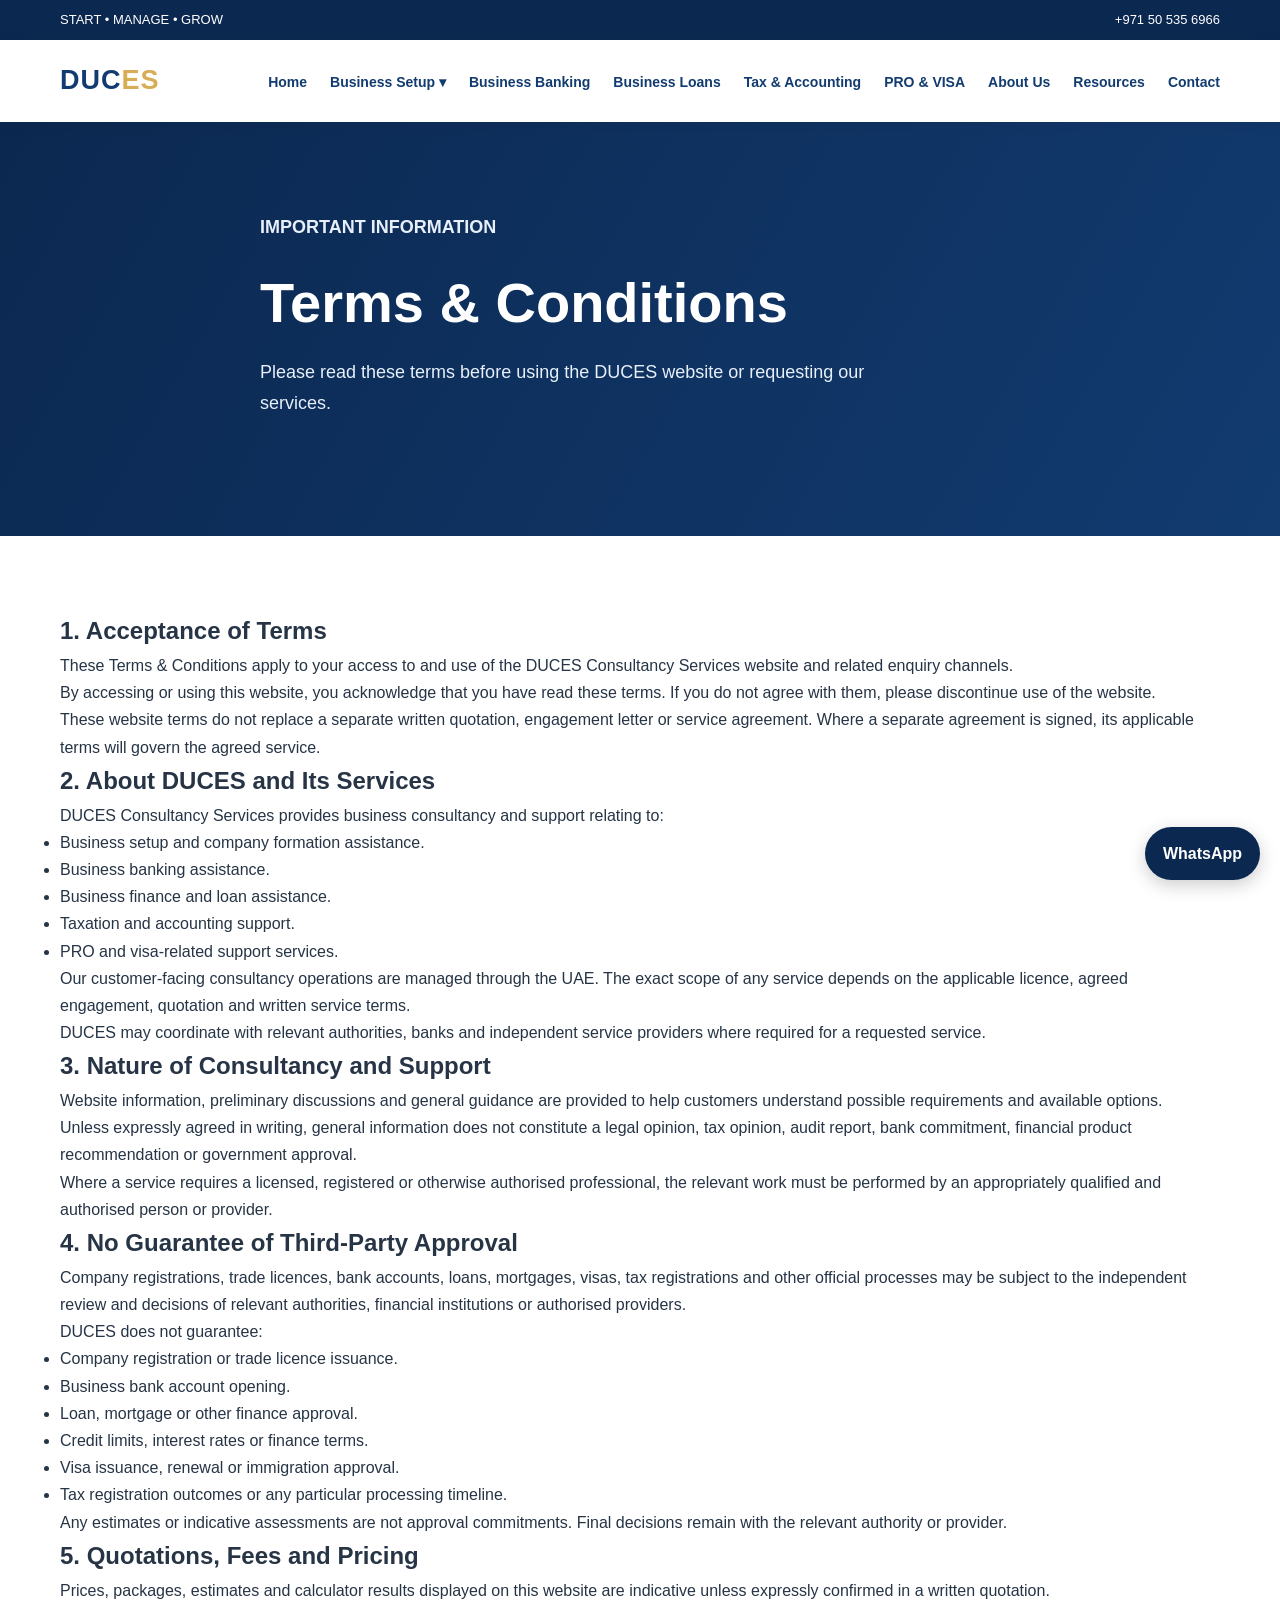
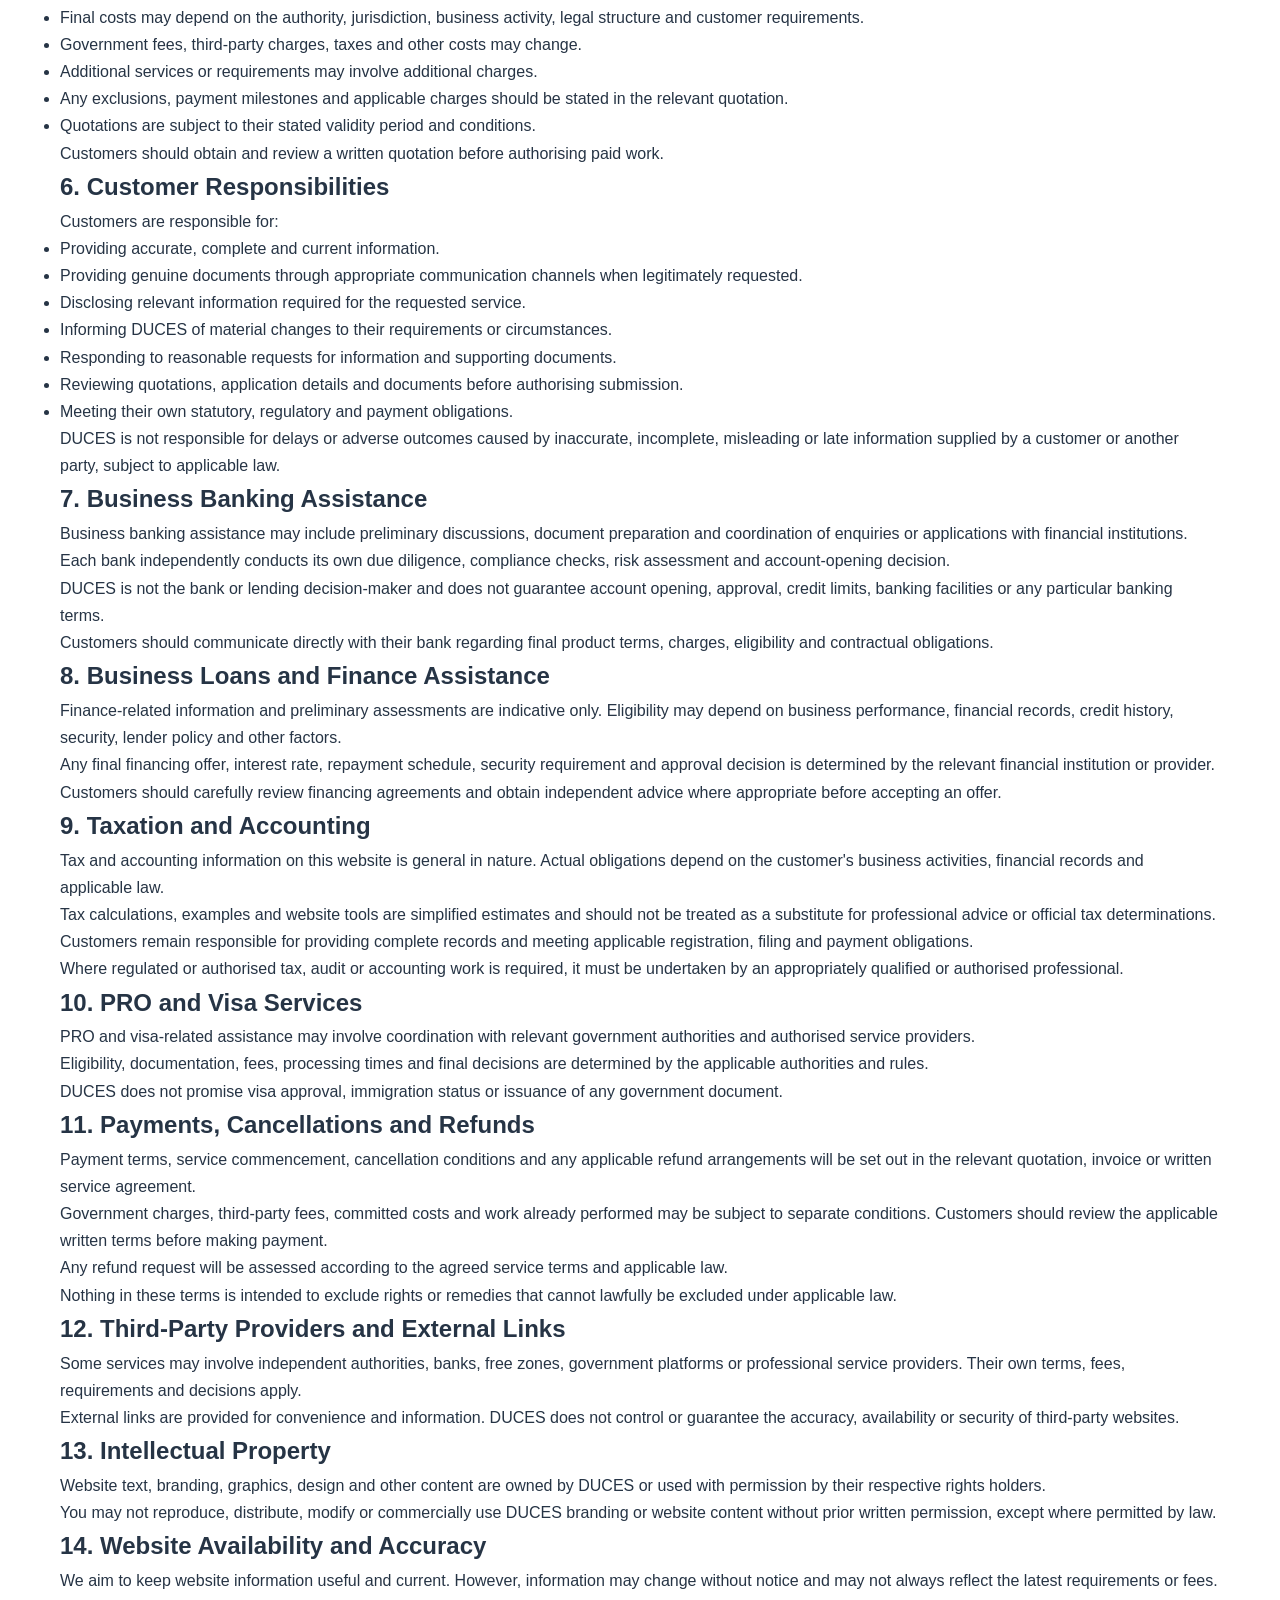
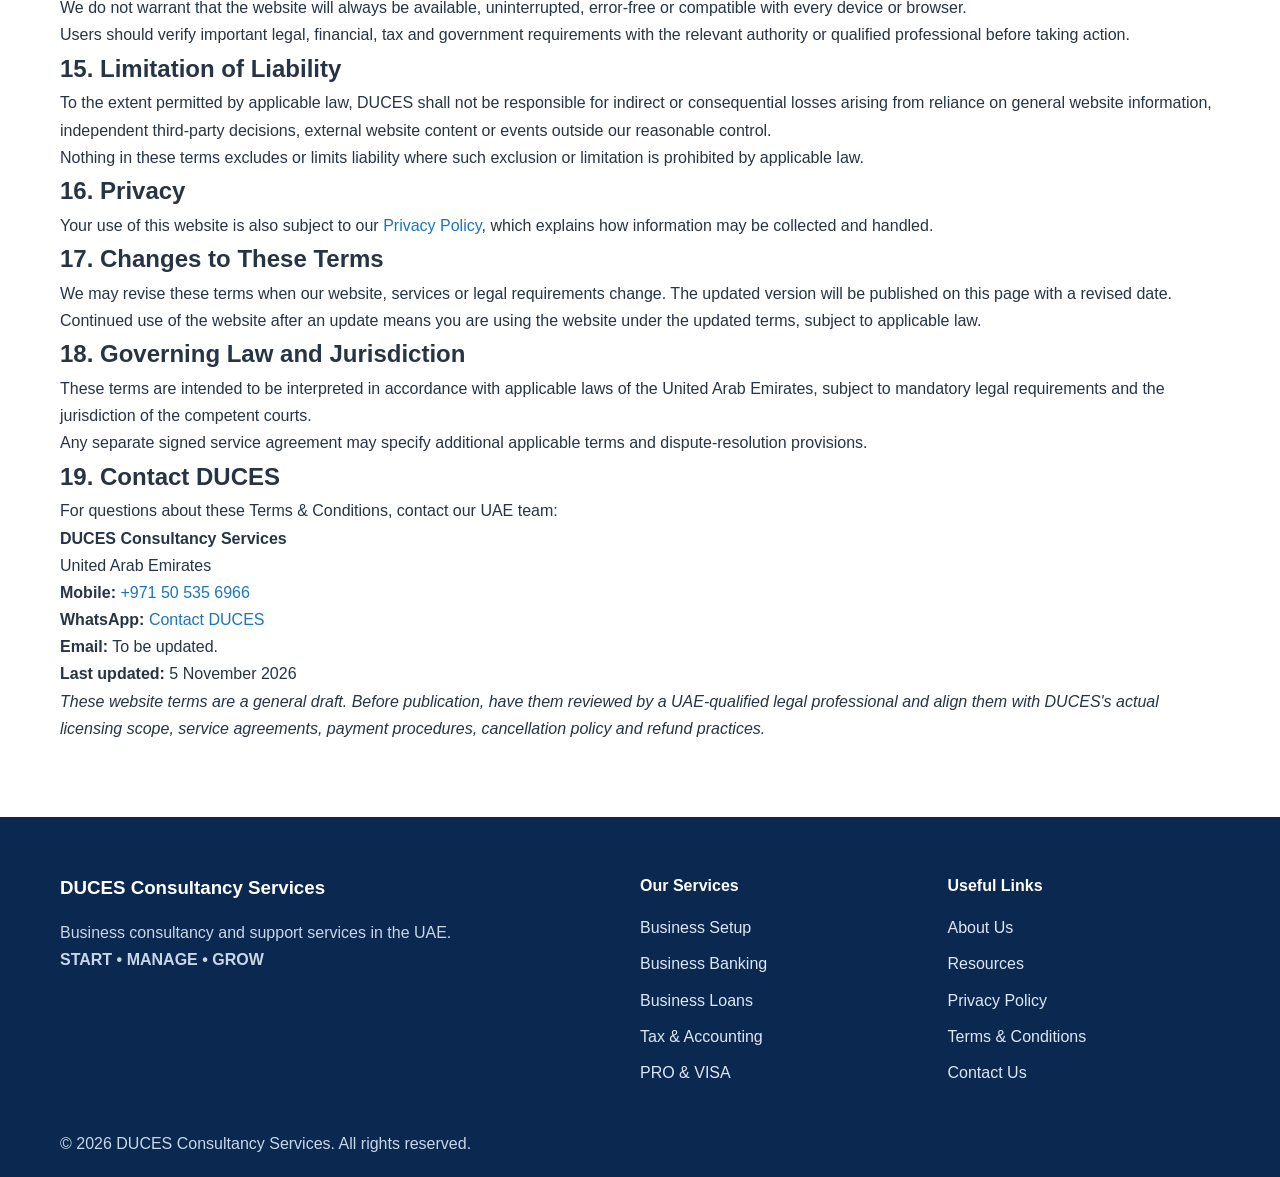
<file: terms-and-conditions.html>
<!DOCTYPE html>
<html lang="en">
<head>
<meta charset="UTF-8">
<meta name="viewport" content="width=device-width, initial-scale=1.0">
<title>Terms & Conditions | DUCES Consultancy Services</title>
<meta name="description" content="Read the website terms and conditions governing use of DUCES Consultancy Services and its UAE business consultancy information.">
<meta name="theme-color" content="#123B70">
<link rel="stylesheet" href="css/style.css">
<script src="js/script.js" defer></script>
</head>
<body>

<div class="top-bar">
  <div class="container">
    <span>START • MANAGE • GROW</span>
    <a href="tel:+971505356966">+971 50 535 6966</a>
  </div>
</div>

<header class="site-header">
  <div class="container nav-container">
    <a class="site-logo" href="index.html">DUC<span>ES</span></a>
    <button class="menu-toggle" id="menuToggle" aria-label="Open menu" aria-expanded="false">☰</button>
    <nav>
      <ul class="nav-menu" id="navMenu">
        <li><a href="index.html">Home</a></li>
        <li class="dropdown">
          <a href="company-formation.html">Business Setup ▾</a>
          <ul class="dropdown-menu">
            <li><a href="company-formation.html#mainland">Mainland</a></li>
            <li><a href="company-formation.html#freezone">Free Zone</a></li>
            <li><a href="company-formation.html#offshore">Offshore</a></li>
          </ul>
        </li>
        <li><a href="business-banking.html">Business Banking</a></li>
        <li><a href="business-loan.html">Business Loans</a></li>
        <li><a href="taxation-accounting.html">Tax & Accounting</a></li>
        <li><a href="pro-visa-services.html">PRO & VISA</a></li>
        <li><a href="about.html">About Us</a></li>
        <li><a href="resources.html">Resources</a></li>
        <li><a href="contact.html">Contact</a></li>
      </ul>
    </nav>
  </div>
</header>

<main>

<section class="hero">
  <div class="container hero-content">
    <p class="text-gold"><strong>IMPORTANT INFORMATION</strong></p>
    <h1>Terms & Conditions</h1>
    <p>Please read these terms before using the DUCES website or requesting our services.</p>
  </div>
</section>

<section class="section">
  <div class="container">

    <h2>1. Acceptance of Terms</h2>
    <p>These Terms & Conditions apply to your access to and use of the DUCES Consultancy Services website and related enquiry channels.</p>
    <p>By accessing or using this website, you acknowledge that you have read these terms. If you do not agree with them, please discontinue use of the website.</p>
    <p>These website terms do not replace a separate written quotation, engagement letter or service agreement. Where a separate agreement is signed, its applicable terms will govern the agreed service.</p>

    <h2>2. About DUCES and Its Services</h2>
    <p>DUCES Consultancy Services provides business consultancy and support relating to:</p>
    <ul>
      <li>Business setup and company formation assistance.</li>
      <li>Business banking assistance.</li>
      <li>Business finance and loan assistance.</li>
      <li>Taxation and accounting support.</li>
      <li>PRO and visa-related support services.</li>
    </ul>
    <p>Our customer-facing consultancy operations are managed through the UAE. The exact scope of any service depends on the applicable licence, agreed engagement, quotation and written service terms.</p>
    <p>DUCES may coordinate with relevant authorities, banks and independent service providers where required for a requested service.</p>

    <h2>3. Nature of Consultancy and Support</h2>
    <p>Website information, preliminary discussions and general guidance are provided to help customers understand possible requirements and available options.</p>
    <p>Unless expressly agreed in writing, general information does not constitute a legal opinion, tax opinion, audit report, bank commitment, financial product recommendation or government approval.</p>
    <p>Where a service requires a licensed, registered or otherwise authorised professional, the relevant work must be performed by an appropriately qualified and authorised person or provider.</p>

    <h2>4. No Guarantee of Third-Party Approval</h2>
    <p>Company registrations, trade licences, bank accounts, loans, mortgages, visas, tax registrations and other official processes may be subject to the independent review and decisions of relevant authorities, financial institutions or authorised providers.</p>
    <p>DUCES does not guarantee:</p>
    <ul>
      <li>Company registration or trade licence issuance.</li>
      <li>Business bank account opening.</li>
      <li>Loan, mortgage or other finance approval.</li>
      <li>Credit limits, interest rates or finance terms.</li>
      <li>Visa issuance, renewal or immigration approval.</li>
      <li>Tax registration outcomes or any particular processing timeline.</li>
    </ul>
    <p>Any estimates or indicative assessments are not approval commitments. Final decisions remain with the relevant authority or provider.</p>

    <h2>5. Quotations, Fees and Pricing</h2>
    <p>Prices, packages, estimates and calculator results displayed on this website are indicative unless expressly confirmed in a written quotation.</p>
    <ul>
      <li>Final costs may depend on the authority, jurisdiction, business activity, legal structure and customer requirements.</li>
      <li>Government fees, third-party charges, taxes and other costs may change.</li>
      <li>Additional services or requirements may involve additional charges.</li>
      <li>Any exclusions, payment milestones and applicable charges should be stated in the relevant quotation.</li>
      <li>Quotations are subject to their stated validity period and conditions.</li>
    </ul>
    <p>Customers should obtain and review a written quotation before authorising paid work.</p>

    <h2>6. Customer Responsibilities</h2>
    <p>Customers are responsible for:</p>
    <ul>
      <li>Providing accurate, complete and current information.</li>
      <li>Providing genuine documents through appropriate communication channels when legitimately requested.</li>
      <li>Disclosing relevant information required for the requested service.</li>
      <li>Informing DUCES of material changes to their requirements or circumstances.</li>
      <li>Responding to reasonable requests for information and supporting documents.</li>
      <li>Reviewing quotations, application details and documents before authorising submission.</li>
      <li>Meeting their own statutory, regulatory and payment obligations.</li>
    </ul>
    <p>DUCES is not responsible for delays or adverse outcomes caused by inaccurate, incomplete, misleading or late information supplied by a customer or another party, subject to applicable law.</p>

    <h2>7. Business Banking Assistance</h2>
    <p>Business banking assistance may include preliminary discussions, document preparation and coordination of enquiries or applications with financial institutions.</p>
    <p>Each bank independently conducts its own due diligence, compliance checks, risk assessment and account-opening decision.</p>
    <p>DUCES is not the bank or lending decision-maker and does not guarantee account opening, approval, credit limits, banking facilities or any particular banking terms.</p>
    <p>Customers should communicate directly with their bank regarding final product terms, charges, eligibility and contractual obligations.</p>

    <h2>8. Business Loans and Finance Assistance</h2>
    <p>Finance-related information and preliminary assessments are indicative only. Eligibility may depend on business performance, financial records, credit history, security, lender policy and other factors.</p>
    <p>Any final financing offer, interest rate, repayment schedule, security requirement and approval decision is determined by the relevant financial institution or provider.</p>
    <p>Customers should carefully review financing agreements and obtain independent advice where appropriate before accepting an offer.</p>

    <h2>9. Taxation and Accounting</h2>
    <p>Tax and accounting information on this website is general in nature. Actual obligations depend on the customer's business activities, financial records and applicable law.</p>
    <p>Tax calculations, examples and website tools are simplified estimates and should not be treated as a substitute for professional advice or official tax determinations.</p>
    <p>Customers remain responsible for providing complete records and meeting applicable registration, filing and payment obligations.</p>
    <p>Where regulated or authorised tax, audit or accounting work is required, it must be undertaken by an appropriately qualified or authorised professional.</p>

    <h2>10. PRO and Visa Services</h2>
    <p>PRO and visa-related assistance may involve coordination with relevant government authorities and authorised service providers.</p>
    <p>Eligibility, documentation, fees, processing times and final decisions are determined by the applicable authorities and rules.</p>
    <p>DUCES does not promise visa approval, immigration status or issuance of any government document.</p>

    <h2>11. Payments, Cancellations and Refunds</h2>
    <p>Payment terms, service commencement, cancellation conditions and any applicable refund arrangements will be set out in the relevant quotation, invoice or written service agreement.</p>
    <p>Government charges, third-party fees, committed costs and work already performed may be subject to separate conditions. Customers should review the applicable written terms before making payment.</p>
    <p>Any refund request will be assessed according to the agreed service terms and applicable law.</p>
    <p>Nothing in these terms is intended to exclude rights or remedies that cannot lawfully be excluded under applicable law.</p>

    <h2>12. Third-Party Providers and External Links</h2>
    <p>Some services may involve independent authorities, banks, free zones, government platforms or professional service providers. Their own terms, fees, requirements and decisions apply.</p>
    <p>External links are provided for convenience and information. DUCES does not control or guarantee the accuracy, availability or security of third-party websites.</p>

    <h2>13. Intellectual Property</h2>
    <p>Website text, branding, graphics, design and other content are owned by DUCES or used with permission by their respective rights holders.</p>
    <p>You may not reproduce, distribute, modify or commercially use DUCES branding or website content without prior written permission, except where permitted by law.</p>

    <h2>14. Website Availability and Accuracy</h2>
    <p>We aim to keep website information useful and current. However, information may change without notice and may not always reflect the latest requirements or fees.</p>
    <p>We do not warrant that the website will always be available, uninterrupted, error-free or compatible with every device or browser.</p>
    <p>Users should verify important legal, financial, tax and government requirements with the relevant authority or qualified professional before taking action.</p>

    <h2>15. Limitation of Liability</h2>
    <p>To the extent permitted by applicable law, DUCES shall not be responsible for indirect or consequential losses arising from reliance on general website information, independent third-party decisions, external website content or events outside our reasonable control.</p>
    <p>Nothing in these terms excludes or limits liability where such exclusion or limitation is prohibited by applicable law.</p>

    <h2>16. Privacy</h2>
    <p>Your use of this website is also subject to our <a href="privacy-policy.html">Privacy Policy</a>, which explains how information may be collected and handled.</p>

    <h2>17. Changes to These Terms</h2>
    <p>We may revise these terms when our website, services or legal requirements change. The updated version will be published on this page with a revised date.</p>
    <p>Continued use of the website after an update means you are using the website under the updated terms, subject to applicable law.</p>

    <h2>18. Governing Law and Jurisdiction</h2>
    <p>These terms are intended to be interpreted in accordance with applicable laws of the United Arab Emirates, subject to mandatory legal requirements and the jurisdiction of the competent courts.</p>
    <p>Any separate signed service agreement may specify additional applicable terms and dispute-resolution provisions.</p>

    <h2>19. Contact DUCES</h2>
    <p>For questions about these Terms & Conditions, contact our UAE team:</p>
    <p><strong>DUCES Consultancy Services</strong></p>
    <p>United Arab Emirates</p>
    <p><strong>Mobile:</strong> <a href="tel:+971505356966">+971 50 535 6966</a></p>
    <p><strong>WhatsApp:</strong> <a href="https://wa.me/971505356966" target="_blank" rel="noopener noreferrer">Contact DUCES</a></p>
    <p><strong>Email:</strong> To be updated.</p>

    <p><strong>Last updated:</strong> 5 November 2026</p>
    <p><em>These website terms are a general draft. Before publication, have them reviewed by a UAE-qualified legal professional and align them with DUCES's actual licensing scope, service agreements, payment procedures, cancellation policy and refund practices.</em></p>

  </div>
</section>

</main>

<footer class="site-footer">
  <div class="container footer-grid">
    <div>
      <h3>DUCES Consultancy Services</h3>
      <p>Business consultancy and support services in the UAE.</p>
      <p><strong>START • MANAGE • GROW</strong></p>
    </div>
    <div>
      <h4>Our Services</h4>
      <ul>
        <li><a href="company-formation.html">Business Setup</a></li>
        <li><a href="business-banking.html">Business Banking</a></li>
        <li><a href="business-loan.html">Business Loans</a></li>
        <li><a href="taxation-accounting.html">Tax & Accounting</a></li>
        <li><a href="pro-visa-services.html">PRO & VISA</a></li>
      </ul>
    </div>
    <div>
      <h4>Useful Links</h4>
      <ul>
        <li><a href="about.html">About Us</a></li>
        <li><a href="resources.html">Resources</a></li>
        <li><a href="privacy-policy.html">Privacy Policy</a></li>
        <li><a href="terms-and-conditions.html">Terms & Conditions</a></li>
        <li><a href="contact.html">Contact Us</a></li>
      </ul>
    </div>
  </div>
  <div class="container">
    <p>© <span data-current-year>2026</span> DUCES Consultancy Services. All rights reserved.</p>
  </div>
</footer>

<a class="whatsapp-float" href="https://wa.me/971505356966" target="_blank" rel="noopener noreferrer">WhatsApp</a>

</body>
</html>
</file>
<file: css/style.css>
/* =========================================
   DUCES CONSULTANCY SERVICES
   FINAL APPROVED DESIGN SYSTEM
   ========================================= */

:root {
  --primary: #123B70;
  --primary-dark: #0B2850;
  --ocean: #1976B9;
  --gold: #D9AD55;
  --gold-soft: #F7F0E3;

  --white: #FFFFFF;
  --ice: #F5F7FA;
  --charcoal: #263445;
  --silver: #E5EBF1;
  --muted: #64748B;

  /* Service backgrounds */
  --mainland-bg: #F3EBDD;
  --freezone-bg: #EFF4E7;
  --offshore-bg: #EAF1F8;
  --banking-bg: #F7F0E3;
  --loans-bg: #E9F0F8;
  --tax-bg: #F0F0EB;
  --visa-bg: #F5EBE7;

  --shadow: 0 12px 35px rgba(18, 59, 112, 0.10);
  --shadow-soft: 0 5px 20px rgba(18, 59, 112, 0.05);
  --radius: 10px;
}

* {
  margin: 0;
  padding: 0;
  box-sizing: border-box;
}

html {
  scroll-behavior: smooth;
}

body {
  font-family: Arial, Helvetica, sans-serif;
  background: var(--white);
  color: var(--charcoal);
  line-height: 1.7;
  font-size: 16px;
}

img {
  max-width: 100%;
  height: auto;
  display: block;
}

a {
  color: var(--ocean);
  text-decoration: none;
  transition: 0.25s ease;
}

a:hover {
  color: var(--primary-dark);
}

button,
input,
select,
textarea {
  font: inherit;
}

.container {
  width: min(1160px, 92%);
  margin: auto;
}

/* TOP BAR */

.top-bar {
  background: var(--primary-dark);
  color: var(--white);
  padding: 9px 0;
  font-size: 13px;
}

.top-bar .container {
  display: flex;
  justify-content: space-between;
  align-items: center;
  gap: 12px;
  flex-wrap: wrap;
}

.top-bar a {
  color: var(--white);
}

/* HEADER */

.site-header,
header {
  background: var(--white);
  position: relative;
  z-index: 100;
  box-shadow: 0 3px 16px rgba(0, 0, 0, 0.06);
}

.nav-container {
  min-height: 82px;
  display: flex;
  align-items: center;
  justify-content: space-between;
  gap: 25px;
}

.logo,
.site-logo {
  color: var(--primary);
  font-size: 27px;
  font-weight: 800;
  letter-spacing: 1px;
}

.logo span,
.site-logo span {
  color: var(--gold);
}

.nav-menu {
  display: flex;
  align-items: center;
  gap: 23px;
  list-style: none;
}

.nav-menu a {
  color: var(--primary);
  font-size: 14px;
  font-weight: 600;
}

.nav-menu a:hover {
  color: var(--ocean);
}

.dropdown {
  position: relative;
}

.dropdown-menu {
  display: none;
  position: absolute;
  top: 100%;
  left: 0;
  min-width: 235px;
  padding: 12px 0;
  background: var(--white);
  border-radius: var(--radius);
  box-shadow: var(--shadow);
  list-style: none;
}

.dropdown:hover > .dropdown-menu,
.dropdown:focus-within > .dropdown-menu {
  display: block;
}

.dropdown-menu a {
  display: block;
  padding: 9px 17px;
  white-space: nowrap;
}

.dropdown-menu a:hover {
  background: var(--ice);
}

/* HERO */

.hero {
  background: linear-gradient(
    120deg,
    var(--primary-dark),
    var(--primary)
  );
  color: var(--white);
  padding: 90px 0;
  overflow: hidden;
}

.hero-content {
  max-width: 760px;
}

.hero h1 {
  font-size: clamp(34px, 5vw, 56px);
  line-height: 1.15;
  margin-bottom: 22px;
  font-weight: 800;
}

.hero p {
  font-size: 18px;
  color: #E7F0FA;
  max-width: 680px;
  margin-bottom: 28px;
}

.hero .highlight {
  color: var(--gold);
}

/* INNER PAGE BANNER */

.page-banner {
  background: var(--primary-dark);
  padding: 62px 0;
  color: var(--white);
  text-align: center;
}

.page-banner h1 {
  font-size: clamp(30px, 4vw, 44px);
  margin-bottom: 12px;
}

.page-banner p {
  color: #E7F0FA;
  max-width: 760px;
  margin: auto;
}

/* BUTTONS */

.btn {
  display: inline-block;
  padding: 13px 25px;
  border-radius: 7px;
  font-weight: 700;
  border: 2px solid transparent;
  cursor: pointer;
  transition: 0.25s ease;
  text-align: center;
}

.btn-primary {
  background: var(--gold);
  color: var(--primary-dark);
}

.btn-primary:hover {
  background: var(--white);
  color: var(--primary);
}

.btn-outline {
  border-color: var(--white);
  color: var(--white);
}

.btn-outline:hover {
  background: var(--white);
  color: var(--primary);
}

.btn-blue {
  background: var(--primary);
  color: var(--white);
}

.btn-blue:hover {
  background: var(--ocean);
  color: var(--white);
}

/* SECTIONS */

.section {
  padding: 75px 0;
}

.section-light {
  background: var(--ice);
}

.section-heading {
  max-width: 750px;
  margin: 0 auto 42px;
  text-align: center;
}

.section-heading h2 {
  color: var(--primary);
  font-size: clamp(27px, 4vw, 38px);
  line-height: 1.25;
  margin-bottom: 14px;
}

.section-heading p {
  color: var(--muted);
}

/* SERVICE BACKGROUNDS */

.bg-mainland { background: var(--mainland-bg); }
.bg-freezone { background: var(--freezone-bg); }
.bg-offshore { background: var(--offshore-bg); }
.bg-banking { background: var(--banking-bg); }
.bg-loans { background: var(--loans-bg); }
.bg-tax { background: var(--tax-bg); }
.bg-visa { background: var(--visa-bg); }

/* SERVICE CARDS */

.service-grid,
.card-grid {
  display: grid;
  grid-template-columns: repeat(3, 1fr);
  gap: 24px;
}

.service-card,
.card {
  background: var(--white);
  padding: 28px;
  border: 1px solid var(--silver);
  border-radius: var(--radius);
  box-shadow: var(--shadow-soft);
  transition: 0.25s ease;
}

.service-card:hover,
.card:hover {
  transform: translateY(-4px);
  box-shadow: var(--shadow);
  border-color: var(--gold);
}

.service-card h3,
.card h3 {
  color: var(--primary);
  font-size: 21px;
  margin-bottom: 12px;
}

.service-card p,
.card p {
  color: var(--muted);
  margin-bottom: 15px;
}

/* CONTENT */

.content-section {
  padding: 55px 0;
}

.content-section h2,
.content-section h3 {
  color: var(--primary);
  margin: 22px 0 12px;
}

.content-section p {
  margin-bottom: 16px;
}

.content-section ul {
  padding-left: 22px;
  margin-bottom: 20px;
}

/* CALCULATORS AND FORMS */

.calculator,
.contact-form,
.form-container {
  background: var(--white);
  padding: 32px;
  border: 1px solid var(--silver);
  border-radius: var(--radius);
  box-shadow: var(--shadow-soft);
  max-width: 850px;
  margin: 25px auto;
}

.form-group {
  margin-bottom: 18px;
}

.form-group label {
  display: block;
  color: var(--primary);
  font-weight: 700;
  margin-bottom: 7px;
}

.form-group input,
.form-group select,
.form-group textarea,
input,
select,
textarea {
  width: 100%;
  padding: 12px 14px;
  border: 1px solid #CBD5E1;
  border-radius: 7px;
  background: var(--white);
  color: var(--charcoal);
  outline: none;
}

input:focus,
select:focus,
textarea:focus {
  border-color: var(--ocean);
  box-shadow: 0 0 0 3px rgba(25, 118, 185, 0.10);
}

textarea {
  min-height: 130px;
  resize: vertical;
}

.result-box {
  background: var(--gold-soft);
  border-left: 4px solid var(--gold);
  padding: 20px;
  border-radius: 7px;
  margin-top: 20px;
}

/* CTA */

.cta-section {
  background: var(--primary);
  color: var(--white);
  padding: 65px 0;
  text-align: center;
}

.cta-section h2 {
  font-size: 32px;
  margin-bottom: 15px;
}

.cta-section p {
  color: #E7F0FA;
  margin-bottom: 25px;
}

/* FOOTER */

.site-footer,
footer {
  background: var(--primary-dark);
  color: var(--white);
  padding: 55px 0 20px;
}

.footer-grid {
  display: grid;
  grid-template-columns: 2fr 1fr 1fr;
  gap: 35px;
  margin-bottom: 35px;
}

.site-footer h3,
.site-footer h4,
footer h3,
footer h4 {
  color: var(--white);
  margin-bottom: 15px;
}

.site-footer p,
footer p {
  color: #C8D7E8;
}

.site-footer ul,
footer ul {
  list-style: none;
}

.site-footer li,
footer li {
  margin-bottom: 9px;
}

.site-footer a,
footer a {
  color: #DCE8F5;
}

.site-footer a:hover,
footer a:hover {
  color: var(--gold);
}

.footer-bottom {
  border-top: 1px solid rgba(255, 255, 255, 0.18);
  padding-top: 18px;
  text-align: center;
  color: #C8D7E8;
  font-size: 13px;
}

/* WHATSAPP */

.whatsapp-float {
  position: fixed;
  right: 20px;
  bottom: 20px;
  z-index: 999;
  background: var(--primary-dark);
  color: var(--white);
  padding: 13px 18px;
  border-radius: 50px;
  font-weight: 700;
  box-shadow: 0 5px 18px rgba(0, 0, 0, 0.2);
}

.whatsapp-float:hover {
  color: var(--white);
  background: var(--ocean);
  transform: translateY(-3px);
}

/* TABLES */

.table-wrap {
  width: 100%;
  overflow-x: auto;
}

table {
  width: 100%;
  border-collapse: collapse;
  min-width: 600px;
  background: var(--white);
}

th,
td {
  padding: 13px 15px;
  border: 1px solid var(--silver);
  text-align: left;
}

th {
  background: var(--primary);
  color: var(--white);
}

/* UTILITIES */

.text-center { text-align: center; }
.text-blue { color: var(--primary); }
.text-gold { color: var(--gold); }

.mt-20 { margin-top: 20px; }
.mb-20 { margin-bottom: 20px; }

/* ACCESSIBILITY */

a:focus-visible,
button:focus-visible,
input:focus-visible,
select:focus-visible,
textarea:focus-visible {
  outline: 3px solid rgba(217, 173, 85, 0.55);
  outline-offset: 2px;
}

/* MOBILE NAVIGATION */

.menu-toggle {
  display: none;
  background: var(--primary);
  color: var(--white);
  border: 0;
  border-radius: 7px;
  padding: 9px 14px;
  font-size: 22px;
  cursor: pointer;
}

@media (max-width: 900px) {
  .service-grid,
  .card-grid {
    grid-template-columns: repeat(2, 1fr);
  }

  .nav-container {
    min-height: 75px;
    flex-direction: row;
    justify-content: space-between;
    position: relative;
    padding: 12px 0;
    gap: 12px;
  }

  .menu-toggle {
    display: block;
  }

  .nav-container nav {
    position: absolute;
    top: 100%;
    left: 0;
    right: 0;
    width: 100%;
  }

  .nav-menu {
    display: none;
    width: 100%;
    background: var(--white);
    padding: 18px;
    flex-direction: column;
    align-items: flex-start;
    gap: 15px;
    box-shadow: var(--shadow);
    border-radius: 0 0 10px 10px;
    max-height: 75vh;
    overflow-y: auto;
  }

  .nav-menu.is-open {
    display: flex;
  }

  .nav-menu li,
  .dropdown {
    width: 100%;
  }

  .dropdown-menu {
    position: static;
    display: none;
    width: 100%;
    min-width: 0;
    margin-top: 8px;
    box-shadow: none;
    border: 1px solid var(--silver);
  }

  .dropdown:hover > .dropdown-menu {
    display: none;
  }

  .dropdown.open > .dropdown-menu,
  .dropdown:focus-within > .dropdown-menu {
    display: block;
  }
}

@media (max-width: 650px) {
  .top-bar .container {
    justify-content: center;
    text-align: center;
  }

  .hero {
    padding: 60px 0;
  }

  .hero p {
    font-size: 16px;
  }

  .section {
    padding: 50px 0;
  }

  .service-grid,
  .card-grid,
  .footer-grid {
    grid-template-columns: 1fr;
  }

  .calculator,
  .contact-form,
  .form-container {
    padding: 20px;
  }

  .cta-section h2 {
    font-size: 26px;
  }

  .page-banner {
    padding: 45px 0;
  }
}
</file>
